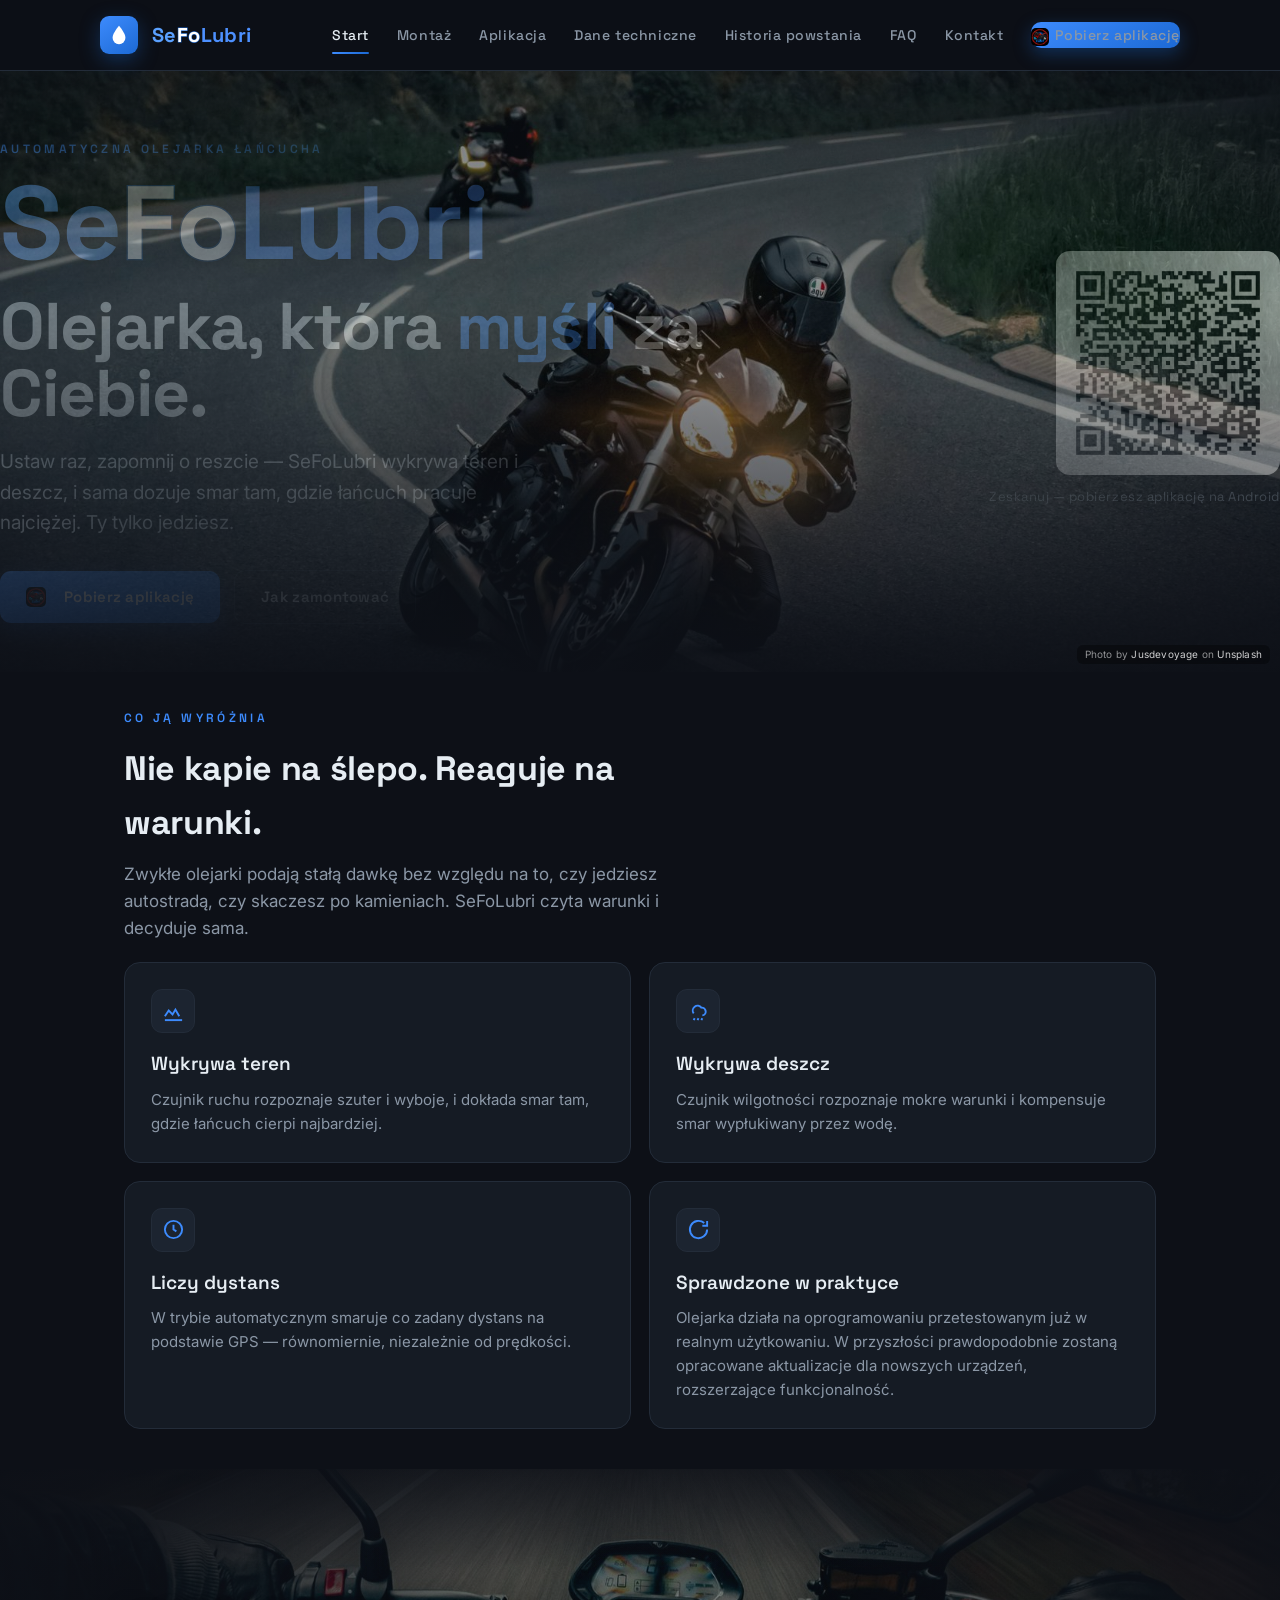
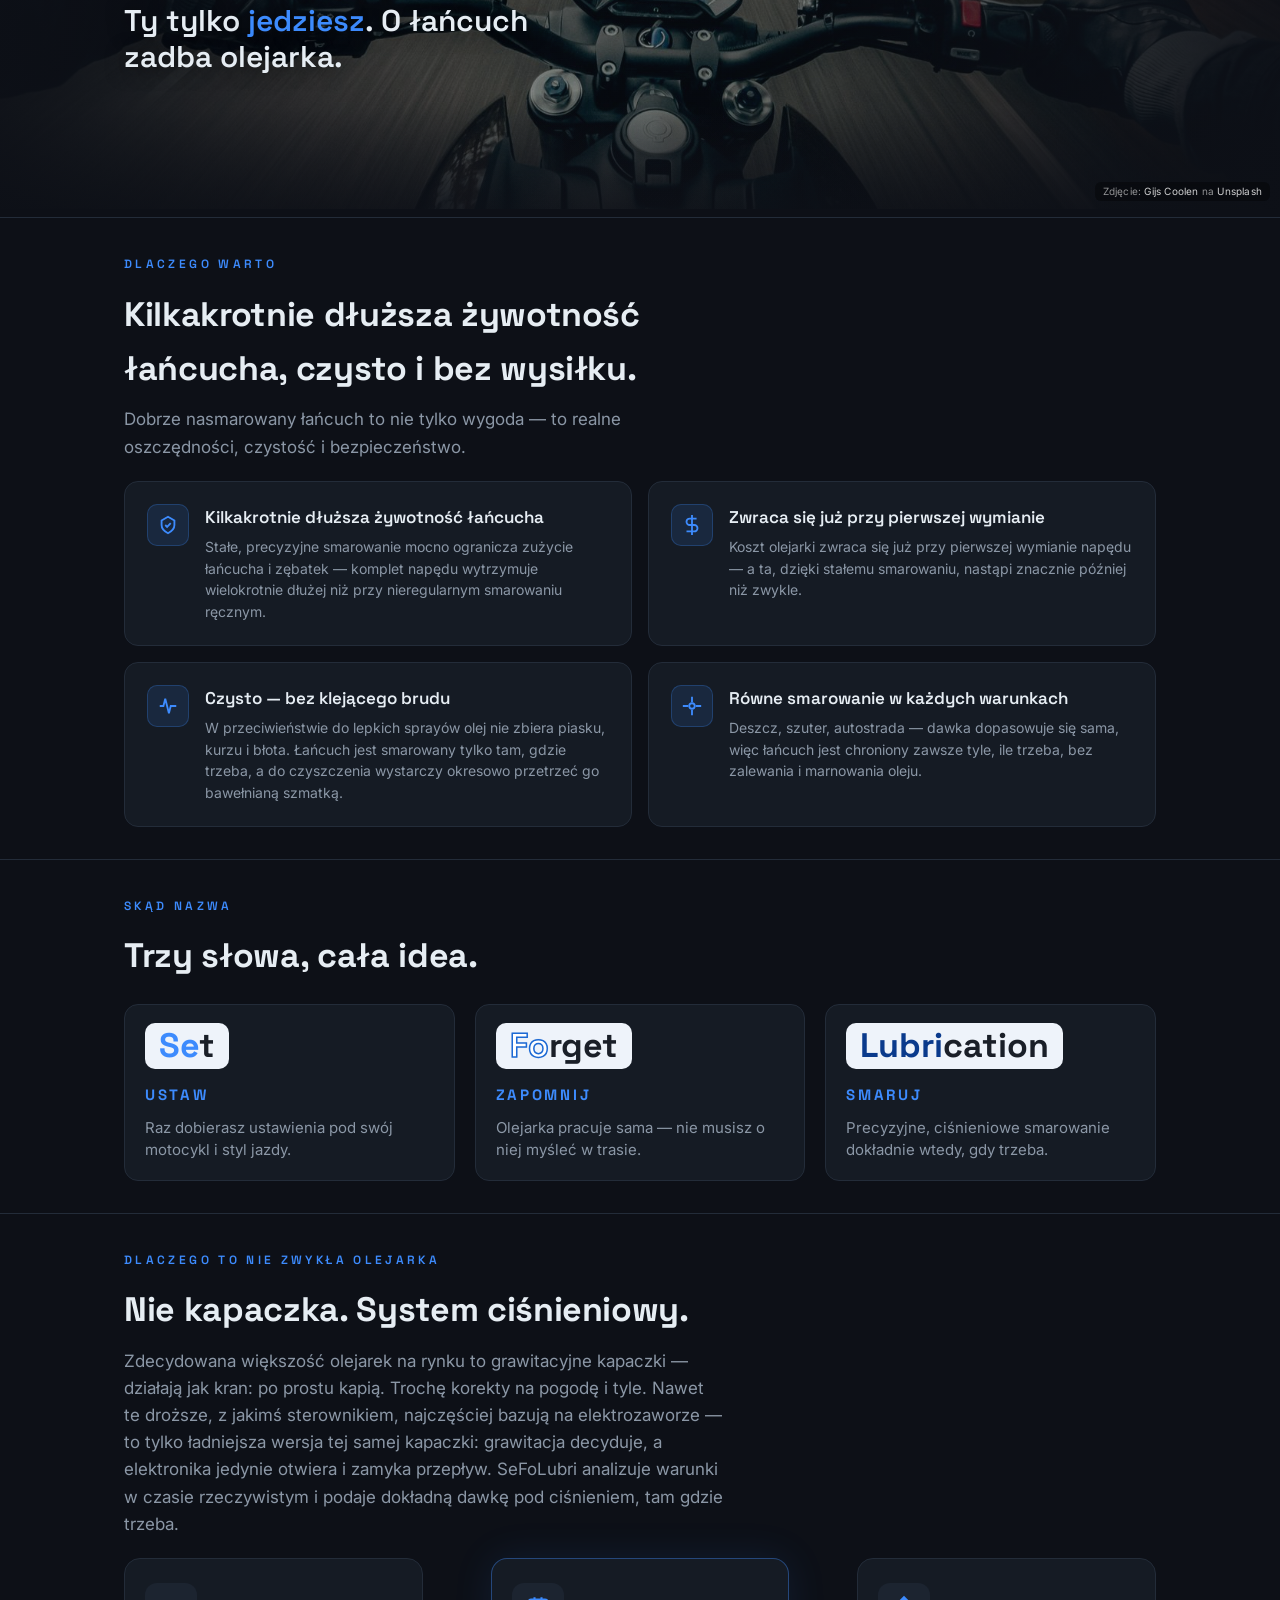
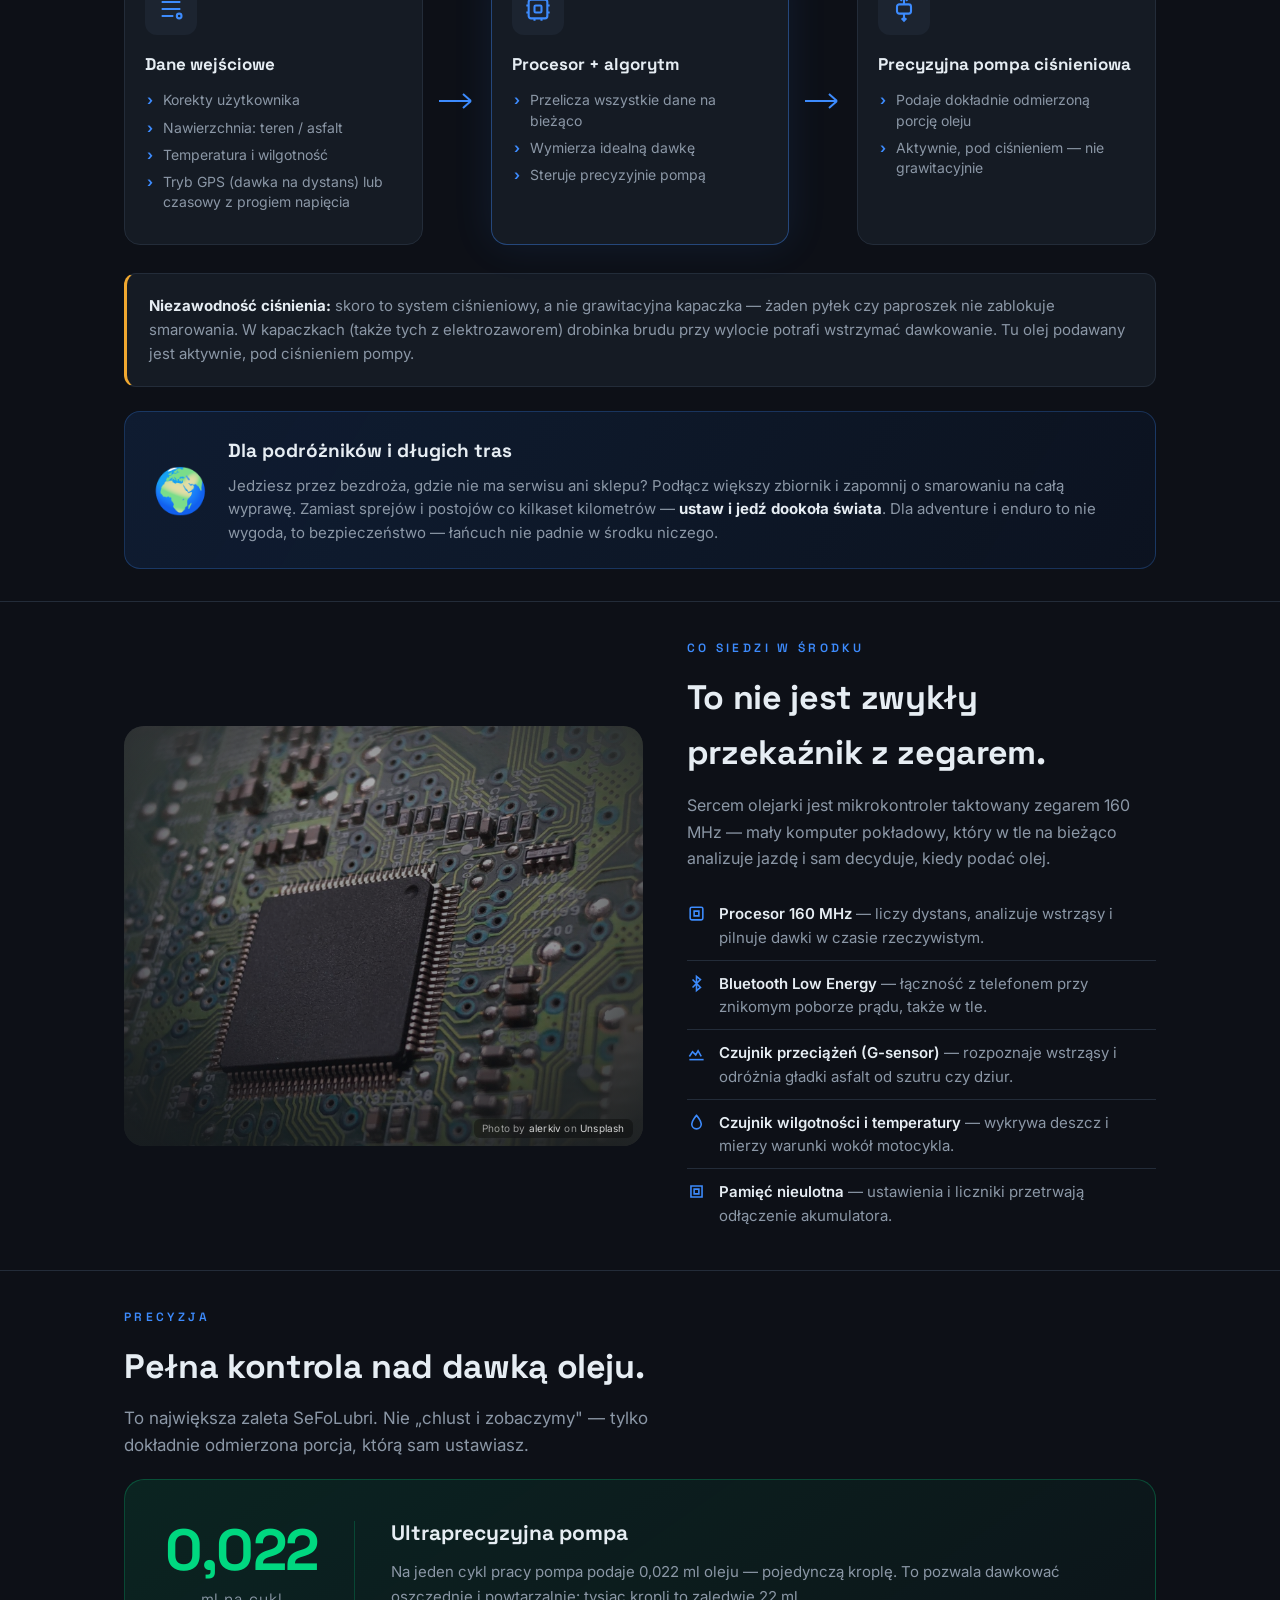
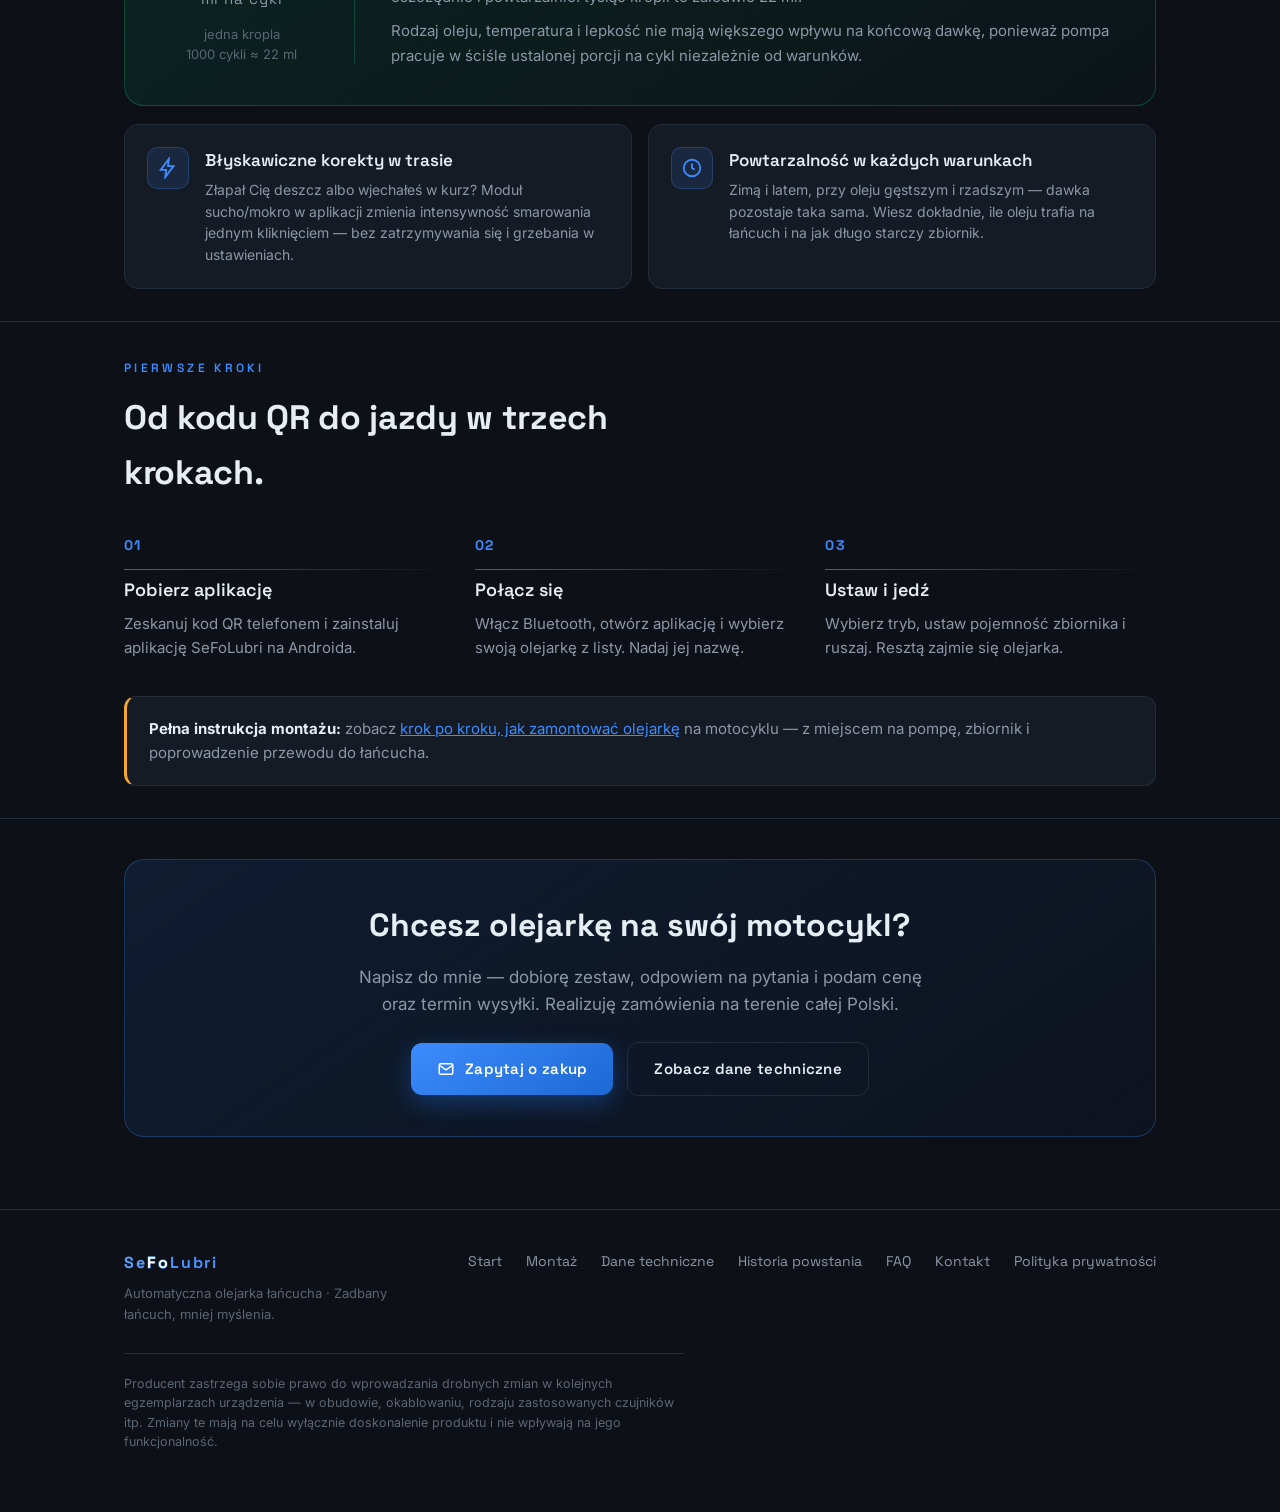
<file: index.html>
<!DOCTYPE html>
<html lang="pl">
<head>
<meta charset="UTF-8">
<meta name="viewport" content="width=device-width, initial-scale=1.0">
<title>SeFoLubri — Automatyczna olejarka łańcucha</title>
<meta name="description" content="Inteligentna olejarka łańcucha motocyklowego. Wykrywa teren i deszcz, dozuje sama. Pobierz aplikację.">
<link rel="canonical" href="https://sefolubri.com/">
<meta property="og:type" content="website">
<meta property="og:site_name" content="SeFoLubri">
<meta property="og:locale" content="pl_PL">
<meta property="og:title" content="SeFoLubri — Automatyczna olejarka łańcucha">
<meta property="og:description" content="Inteligentna olejarka łańcucha motocyklowego. Wykrywa teren i deszcz, dozuje sama. Pobierz aplikację.">
<meta property="og:url" content="https://sefolubri.com/">
<meta property="og:image" content="https://sefolubri.com/hero-main.jpg">
<link rel="icon" type="image/svg+xml" href="favicon.svg">
<link rel="preconnect" href="https://fonts.googleapis.com">
<link rel="preconnect" href="https://fonts.gstatic.com" crossorigin>
<link href="https://fonts.googleapis.com/css2?family=Space+Grotesk:wght@400;500;600;700&family=Inter:wght@400;500;600&display=swap" rel="stylesheet">
<link rel="stylesheet" href="style.css">
</head>
<body>

<header>
  <div class="wrap nav">
    <a class="brand" href="index.html">
      <div class="brand-mark">
        <svg viewBox="0 0 24 24" fill="none"><path d="M12 2C12 2 5 10 5 15a7 7 0 0 0 14 0c0-5-7-13-7-13Z" fill="#fff"/></svg>
      </div>
      <div class="brand-name"><span class="bse">Se</span><span class="bfo">Fo</span><span class="blubri">Lubri</span></div>
    </a>
    <button class="nav-toggle" aria-label="Menu" onclick="document.getElementById('navlinks').classList.toggle('show')">
      <svg viewBox="0 0 24 24" fill="none" stroke-width="2"><path d="M4 6h16M4 12h16M4 18h16"/></svg>
    </button>
    <ul class="nav-links" id="navlinks">
      <li><a href="index.html" class="active">Start</a></li>
      <li><a href="montaz.html">Montaż</a></li>
      <li><a href="aplikacja.html">Aplikacja</a></li>
      <li><a href="dane.html">Dane techniczne</a></li>
      <li><a href="historia-powstania.html">Historia powstania</a></li>
      <li><a href="faq.html">FAQ</a></li>
      <li><a href="kontakt.html">Kontakt</a></li>
      <li><a href="https://drive.usercontent.google.com/download?id=1QvqHh__F5-ibLGWXdDCIIiWxTKz9BSBk&export=download&confirm=t" class="nav-cta"><img src="app-icon.png" class="btn-appicon" alt="">Pobierz aplikację</a></li>
    </ul>
  </div>
</header>

<div class="hero-vignette">
  <div class="hero-bg"></div>
  <div class="hero-fade"></div>
  <div class="photo-credit">Photo by <a href="https://unsplash.com/@jusdevoyage?utm_source=unsplash&utm_medium=referral" target="_blank" rel="noopener">Jusdevoyage</a> on <a href="https://unsplash.com/photos/black-sports-bike-on-road-during-daytime-FKX59fPYpiA?utm_source=unsplash&utm_medium=referral" target="_blank" rel="noopener">Unsplash</a></div>
  <section class="hero">
    <div class="wrap" style="display:contents">
      <div>
        <span class="mono-eyebrow">Automatyczna olejarka łańcucha</span>
        <div class="hero-brand">
          <span class="hb-se">Se</span><span class="hb-fo">Fo</span><span class="hb-lubri">Lubri</span>
        </div>
        <h1>Olejarka, która <em>myśli</em> za Ciebie.</h1>
        <p class="lead">Ustaw raz, zapomnij o reszcie — SeFoLubri wykrywa teren i deszcz, i sama dozuje smar tam, gdzie łańcuch pracuje najciężej. Ty tylko jedziesz.</p>
        <div class="cta-row">
          <a class="btn btn-primary" href="https://drive.usercontent.google.com/download?id=1QvqHh__F5-ibLGWXdDCIIiWxTKz9BSBk&export=download&confirm=t">
            <img src="app-icon.png" class="btn-appicon" alt="">
            Pobierz aplikację
          </a>
          <a class="btn btn-ghost" href="montaz.html">Jak zamontować</a>
        </div>
      </div>
      <div id="pobierz" class="qr-corner">
        <div class="qr-bare">
          <img src="qr.png" alt="Kod QR do pobrania aplikacji SeFoLubri" onerror="this.style.display='none'">
        </div>
        <div class="qr-caption">Zeskanuj — pobierzesz aplikację na Android</div>
      </div>
    </div>
  </section>
</div>

<section class="section" id="jak">
  <div class="wrap">
    <div class="section-head reveal">
      <span class="mono-eyebrow">Co ją wyróżnia</span>
      <h2>Nie kapie na ślepo. Reaguje na warunki.</h2>
      <p>Zwykłe olejarki podają stałą dawkę bez względu na to, czy jedziesz autostradą, czy skaczesz po kamieniach. SeFoLubri czyta warunki i decyduje sama.</p>
    </div>
    <div class="grid">
      <div class="card reveal">
        <div class="card-ico"><svg viewBox="0 0 24 24" fill="none" stroke-width="2"><path d="M3 17l4-6 4 4 3-5 4 7"/><path d="M3 21h18"/></svg></div>
        <h3>Wykrywa teren</h3>
        <p>Czujnik ruchu rozpoznaje szuter i wyboje, i dokłada smar tam, gdzie łańcuch cierpi najbardziej.</p>
      </div>
      <div class="card reveal">
        <div class="card-ico"><svg viewBox="0 0 24 24" fill="none" stroke-width="2"><path d="M7 14a5 5 0 1 1 8-6 4 4 0 0 1 1 8"/><path d="M8 19l-1 2M12 19l-1 2M16 19l-1 2"/></svg></div>
        <h3>Wykrywa deszcz</h3>
        <p>Czujnik wilgotności rozpoznaje mokre warunki i kompensuje smar wypłukiwany przez wodę.</p>
      </div>
      <div class="card reveal">
        <div class="card-ico"><svg viewBox="0 0 24 24" fill="none" stroke-width="2"><circle cx="12" cy="12" r="9"/><path d="M12 7v5l3 2"/></svg></div>
        <h3>Liczy dystans</h3>
        <p>W trybie automatycznym smaruje co zadany dystans na podstawie GPS — równomiernie, niezależnie od prędkości.</p>
      </div>
      <div class="card reveal">
        <div class="card-ico"><svg viewBox="0 0 24 24" fill="none" stroke-width="2"><path d="M21 12a9 9 0 1 1-3-6.7"/><path d="M21 3v5h-5"/></svg></div>
        <h3>Sprawdzone w praktyce</h3>
        <p>Olejarka działa na oprogramowaniu przetestowanym już w realnym użytkowaniu. W przyszłości prawdopodobnie zostaną opracowane aktualizacje dla nowszych urządzeń, rozszerzające funkcjonalność.</p>
      </div>
    </div>
  </div>
</section>

<div class="break-band">
  <div class="bb-bg"></div>
  <div class="bb-fade"></div>
  <div class="photo-credit">Zdjęcie: <a href="https://unsplash.com/@gijsparadijs?utm_source=unsplash&utm_medium=referral" target="_blank" rel="noopener">Gijs Coolen</a> na <a href="https://unsplash.com/photos/black-and-gray-motorcycle-on-road-during-daytime-CRmcBeINxtg?utm_source=unsplash&utm_medium=referral" target="_blank" rel="noopener">Unsplash</a></div>
  <div class="wrap bb-quote">
    <p>Ty tylko <em>jedziesz</em>. O łańcuch zadba olejarka.</p>
  </div>
</div>

<section class="section">
  <div class="wrap">
    <div class="section-head reveal">
      <span class="mono-eyebrow">Dlaczego warto</span>
      <h2>Kilkakrotnie dłuższa żywotność łańcucha, czysto i bez wysiłku.</h2>
      <p>Dobrze nasmarowany łańcuch to nie tylko wygoda — to realne oszczędności, czystość i bezpieczeństwo.</p>
    </div>
    <div class="benefits">
      <div class="benefit reveal">
        <div class="b-ico"><svg viewBox="0 0 24 24" fill="none" stroke-width="2"><path d="M12 3l7 4v5c0 4-3 7-7 9-4-2-7-5-7-9V7z"/><path d="M9 12l2 2 4-4"/></svg></div>
        <div><h3>Kilkakrotnie dłuższa żywotność łańcucha</h3><p>Stałe, precyzyjne smarowanie mocno ogranicza zużycie łańcucha i zębatek — komplet napędu wytrzymuje wielokrotnie dłużej niż przy nieregularnym smarowaniu ręcznym.</p></div>
      </div>
      <div class="benefit reveal">
        <div class="b-ico"><svg viewBox="0 0 24 24" fill="none" stroke-width="2"><path d="M12 1v22M17 5H9.5a3.5 3.5 0 0 0 0 7h5a3.5 3.5 0 0 1 0 7H6"/></svg></div>
        <div><h3>Zwraca się już przy pierwszej wymianie</h3><p>Koszt olejarki zwraca się już przy pierwszej wymianie napędu — a ta, dzięki stałemu smarowaniu, nastąpi znacznie później niż zwykle.</p></div>
      </div>
      <div class="benefit reveal">
        <div class="b-ico"><svg viewBox="0 0 24 24" fill="none" stroke-width="2"><path d="M3 12h4l2-8 4 16 2-8h6"/></svg></div>
        <div><h3>Czysto — bez klejącego brudu</h3><p>W przeciwieństwie do lepkich sprayów olej nie zbiera piasku, kurzu i błota. Łańcuch jest smarowany tylko tam, gdzie trzeba, a do czyszczenia wystarczy okresowo przetrzeć go bawełnianą szmatką.</p></div>
      </div>
      <div class="benefit reveal">
        <div class="b-ico"><svg viewBox="0 0 24 24" fill="none" stroke-width="2"><path d="M12 2v6m0 8v6M2 12h6m8 0h6"/><circle cx="12" cy="12" r="3"/></svg></div>
        <div><h3>Równe smarowanie w każdych warunkach</h3><p>Deszcz, szuter, autostrada — dawka dopasowuje się sama, więc łańcuch jest chroniony zawsze tyle, ile trzeba, bez zalewania i marnowania oleju.</p></div>
      </div>
    </div>
  </div>
</section>


<!-- SKAD NAZWA -->
<section class="section" id="nazwa">
  <div class="wrap">
    <div class="section-head reveal">
      <span class="mono-eyebrow">Skąd nazwa</span>
      <h2>Trzy słowa, cała idea.</h2>
    </div>
    <div class="name-cards">
      <div class="name-card reveal">
        <div class="nc-word"><span class="nc-hl-se">Se</span>t</div>
        <div class="nc-pl">USTAW</div>
        <p>Raz dobierasz ustawienia pod swój motocykl i styl jazdy.</p>
      </div>
      <div class="name-card reveal">
        <div class="nc-word"><span class="nc-hl-fo">Fo</span>rget</div>
        <div class="nc-pl">ZAPOMNIJ</div>
        <p>Olejarka pracuje sama — nie musisz o niej myśleć w trasie.</p>
      </div>
      <div class="name-card reveal">
        <div class="nc-word"><span class="nc-hl-lubri">Lubri</span>cation</div>
        <div class="nc-pl">SMARUJ</div>
        <p>Precyzyjne, ciśnieniowe smarowanie dokładnie wtedy, gdy trzeba.</p>
      </div>
    </div>
  </div>
</section>


<!-- KAPACZKA VS SYSTEM CISNIENIOWY -->
<section class="section" id="system">
  <div class="wrap">
    <div class="section-head reveal">
      <span class="mono-eyebrow">Dlaczego to nie zwykła olejarka</span>
      <h2>Nie kapaczka. System ciśnieniowy.</h2>
      <p>Zdecydowana większość olejarek na rynku to grawitacyjne kapaczki — działają jak kran: po prostu kapią. Trochę korekty na pogodę i tyle. Nawet te droższe, z jakimś sterownikiem, najczęściej bazują na elektrozaworze — to tylko ładniejsza wersja tej samej kapaczki: grawitacja decyduje, a elektronika jedynie otwiera i zamyka przepływ. SeFoLubri analizuje warunki w czasie rzeczywistym i podaje dokładną dawkę pod ciśnieniem, tam gdzie trzeba.</p>
    </div>

    <div class="sys-flow reveal">
      <div class="sys-block">
        <div class="sys-ico">
          <svg viewBox="0 0 24 24" fill="none" stroke="var(--blue)" stroke-width="1.8"><path d="M4 6h16M4 12h16M4 18h10"/><circle cx="19" cy="18" r="2"/></svg>
        </div>
        <h3>Dane wejściowe</h3>
        <ul>
          <li>Korekty użytkownika</li>
          <li>Nawierzchnia: teren / asfalt</li>
          <li>Temperatura i wilgotność</li>
          <li>Tryb GPS (dawka na dystans) lub czasowy z progiem napięcia</li>
        </ul>
      </div>

      <div class="sys-arrow">
        <svg viewBox="0 0 40 24" fill="none" stroke="var(--blue)" stroke-width="2"><path d="M2 12h32m0 0-8-7m8 7-8 7"/></svg>
      </div>

      <div class="sys-block sys-block-mid">
        <div class="sys-ico">
          <svg viewBox="0 0 24 24" fill="none" stroke="var(--blue)" stroke-width="1.8"><rect x="4" y="4" width="16" height="16" rx="2"/><path d="M9 4V2M15 4V2M9 22v-2M15 22v-2M4 9H2M4 15H2M22 9h-2M22 15h-2"/><rect x="9" y="9" width="6" height="6" rx="1"/></svg>
        </div>
        <h3>Procesor + algorytm</h3>
        <ul>
          <li>Przelicza wszystkie dane na bieżąco</li>
          <li>Wymierza idealną dawkę</li>
          <li>Steruje precyzyjnie pompą</li>
        </ul>
      </div>

      <div class="sys-arrow">
        <svg viewBox="0 0 40 24" fill="none" stroke="var(--blue)" stroke-width="2"><path d="M2 12h32m0 0-8-7m8 7-8 7"/></svg>
      </div>

      <div class="sys-block">
        <div class="sys-ico">
          <svg viewBox="0 0 24 24" fill="none" stroke="var(--blue)" stroke-width="1.8"><path d="M12 2v6M9 5l3-3 3 3"/><rect x="6" y="8" width="12" height="8" rx="2"/><path d="M12 16v6M10 20l2 2 2-2"/></svg>
        </div>
        <h3>Precyzyjna pompa ciśnieniowa</h3>
        <ul>
          <li>Podaje dokładnie odmierzoną porcję oleju</li>
          <li>Aktywnie, pod ciśnieniem — nie grawitacyjnie</li>
        </ul>
      </div>
    </div>

    <div class="note reveal" style="margin-top:28px">
      <b>Niezawodność ciśnienia:</b> skoro to system ciśnieniowy, a nie grawitacyjna kapaczka — żaden pyłek czy paproszek nie zablokuje smarowania. W kapaczkach (także tych z elektrozaworem) drobinka brudu przy wylocie potrafi wstrzymać dawkowanie. Tu olej podawany jest aktywnie, pod ciśnieniem pompy.
    </div>

    <div class="travel-banner reveal">
      <div class="tb-icon">🌍</div>
      <div class="tb-text">
        <h3>Dla podróżników i długich tras</h3>
        <p>Jedziesz przez bezdroża, gdzie nie ma serwisu ani sklepu? Podłącz większy zbiornik i zapomnij o smarowaniu na całą wyprawę. Zamiast sprejów i postojów co kilkaset kilometrów — <b>ustaw i jedź dookoła świata</b>. Dla adventure i enduro to nie wygoda, to bezpieczeństwo — łańcuch nie padnie w środku niczego.</p>
      </div>
    </div>
  </div>
</section>


<!-- ELEKTRONIKA -->
<section class="section">
  <div class="wrap">
    <div class="tech-split">
      <div class="tech-photo reveal">
        <div class="tp-blur"></div>
        <div class="tp-sharp"></div>
        <div class="tp-tint"></div>
        <div class="photo-credit">Photo by <a href="https://unsplash.com/@aler?utm_source=unsplash&utm_medium=referral" target="_blank" rel="noopener">alerkiv</a> on <a href="https://unsplash.com/photos/close-up-photography-of-green-motherboard--9jmFkN-_U4?utm_source=unsplash&utm_medium=referral" target="_blank" rel="noopener">Unsplash</a></div>
      </div>
      <div class="reveal">
        <span class="mono-eyebrow">Co siedzi w środku</span>
        <h2 style="font-family:'Space Grotesk',sans-serif; font-size:clamp(24px,4vw,34px); font-weight:700; margin:12px 0 12px; letter-spacing:-.01em">To nie jest zwykły przekaźnik z zegarem.</h2>
        <p style="color:var(--muted); font-size:16px; line-height:1.65">Sercem olejarki jest mikrokontroler taktowany zegarem 160 MHz — mały komputer pokładowy, który w tle na bieżąco analizuje jazdę i sam decyduje, kiedy podać olej.</p>
        <ul class="spec-list">
          <li><svg viewBox="0 0 24 24" fill="none" stroke-width="2"><rect x="4" y="4" width="16" height="16" rx="2"/><path d="M9 9h6v6H9z"/></svg><span><b>Procesor 160 MHz</b> — liczy dystans, analizuje wstrząsy i pilnuje dawki w czasie rzeczywistym.</span></li>
          <li><svg viewBox="0 0 24 24" fill="none" stroke-width="2"><path d="M7 7l10 10-5 4V3l5 4L7 17"/></svg><span><b>Bluetooth Low Energy</b> — łączność z telefonem przy znikomym poborze prądu, także w tle.</span></li>
          <li><svg viewBox="0 0 24 24" fill="none" stroke-width="2"><path d="M3 17l4-6 4 4 3-5 4 7"/><path d="M3 21h18"/></svg><span><b>Czujnik przeciążeń (G-sensor)</b> — rozpoznaje wstrząsy i odróżnia gładki asfalt od szutru czy dziur.</span></li>
          <li><svg viewBox="0 0 24 24" fill="none" stroke-width="2"><path d="M12 3s6 7 6 11a6 6 0 0 1-12 0c0-4 6-11 6-11Z"/></svg><span><b>Czujnik wilgotności i temperatury</b> — wykrywa deszcz i mierzy warunki wokół motocykla.</span></li>
          <li><svg viewBox="0 0 24 24" fill="none" stroke-width="2"><path d="M5 5h14v14H5z"/><path d="M9 9h6v6H9z"/></svg><span><b>Pamięć nieulotna</b> — ustawienia i liczniki przetrwają odłączenie akumulatora.</span></li>
        </ul>
      </div>
    </div>
  </div>
</section>

<!-- PRECYZJA DAWKI -->
<section class="section">
  <div class="wrap">
    <div class="section-head reveal">
      <span class="mono-eyebrow">Precyzja</span>
      <h2>Pełna kontrola nad dawką oleju.</h2>
      <p>To największa zaleta SeFoLubri. Nie „chlust i zobaczymy" — tylko dokładnie odmierzona porcja, którą sam ustawiasz.</p>
    </div>

    <div class="dose-band reveal">
      <div class="dose-figure">
        <div class="num">0,022</div>
        <div class="unit">ml na cykl</div>
        <div class="sub">jedna kropla<br>1000 cykli ≈ 22 ml</div>
      </div>
      <div class="dose-body">
        <h3>Ultraprecyzyjna pompa</h3>
        <p>Na jeden cykl pracy pompa podaje 0,022 ml oleju — pojedynczą kroplę. To pozwala dawkować oszczędnie i powtarzalnie: tysiąc kropli to zaledwie 22 ml.</p>
        <p>Rodzaj oleju, temperatura i lepkość nie mają większego wpływu na końcową dawkę, ponieważ pompa pracuje w ściśle ustalonej porcji na cykl niezależnie od warunków.</p>
      </div>
    </div>

    <div class="benefits" style="margin-top:18px">
      <div class="benefit reveal">
        <div class="b-ico"><svg viewBox="0 0 24 24" fill="none" stroke-width="2"><path d="M13 2L4 14h6l-1 8 9-12h-6z"/></svg></div>
        <div><h3>Błyskawiczne korekty w trasie</h3><p>Złapał Cię deszcz albo wjechałeś w kurz? Moduł sucho/mokro w aplikacji zmienia intensywność smarowania jednym kliknięciem — bez zatrzymywania się i grzebania w ustawieniach.</p></div>
      </div>
      <div class="benefit reveal">
        <div class="b-ico"><svg viewBox="0 0 24 24" fill="none" stroke-width="2"><circle cx="12" cy="12" r="9"/><path d="M12 7v5l3 2"/></svg></div>
        <div><h3>Powtarzalność w każdych warunkach</h3><p>Zimą i latem, przy oleju gęstszym i rzadszym — dawka pozostaje taka sama. Wiesz dokładnie, ile oleju trafia na łańcuch i na jak długo starczy zbiornik.</p></div>
      </div>
    </div>
  </div>
</section>

<section class="section">
  <div class="wrap">
    <div class="section-head reveal">
      <span class="mono-eyebrow">Pierwsze kroki</span>
      <h2>Od kodu QR do jazdy w trzech krokach.</h2>
    </div>
    <div class="steps">
      <div class="step reveal">
        <div class="step-line"></div>
        <h3>Pobierz aplikację</h3>
        <p>Zeskanuj kod QR telefonem i zainstaluj aplikację SeFoLubri na Androida.</p>
      </div>
      <div class="step reveal">
        <div class="step-line"></div>
        <h3>Połącz się</h3>
        <p>Włącz Bluetooth, otwórz aplikację i wybierz swoją olejarkę z listy. Nadaj jej nazwę.</p>
      </div>
      <div class="step reveal">
        <div class="step-line"></div>
        <h3>Ustaw i jedź</h3>
        <p>Wybierz tryb, ustaw pojemność zbiornika i ruszaj. Resztą zajmie się olejarka.</p>
      </div>
    </div>
    <div class="note">
      <b>Pełna instrukcja montażu:</b> zobacz <a href="montaz.html" style="color:var(--blue)">krok po kroku, jak zamontować olejarkę</a> na motocyklu — z miejscem na pompę, zbiornik i poprowadzenie przewodu do łańcucha.
    </div>
  </div>
</section>

<section class="section">
  <div class="wrap">
    <div class="buy-band reveal">
      <h2>Chcesz olejarkę na swój motocykl?</h2>
      <p>Napisz do mnie — dobiorę zestaw, odpowiem na pytania i podam cenę oraz termin wysyłki. Realizuję zamówienia na terenie całej Polski.</p>
      <div class="cta-row">
        <a class="btn btn-primary" href="kontakt.html">
          <svg viewBox="0 0 24 24" width="18" height="18" fill="none" stroke="#fff" stroke-width="2"><rect x="3" y="5" width="18" height="14" rx="2"/><path d="m3 7 9 6 9-6"/></svg>
          Zapytaj o zakup
        </a>
        <a class="btn btn-ghost" href="dane.html">Zobacz dane techniczne</a>
      </div>
    </div>
  </div>
</section>

<footer>
  <div class="wrap">
    <div class="foot-row">
      <div class="foot-col">
        <div class="foot-brand"><span class="bse">Se</span><span class="bfo">Fo</span><span class="blubri">Lubri</span></div>
        <p>Automatyczna olejarka łańcucha · Zadbany łańcuch, mniej myślenia.</p>
      </div>
      <nav class="foot-nav">
        <a href="index.html">Start</a>
        <a href="montaz.html">Montaż</a>
        <a href="dane.html">Dane techniczne</a>
        <a href="historia-powstania.html">Historia powstania</a>
        <a href="faq.html">FAQ</a>
        <a href="kontakt.html">Kontakt</a>
        <a href="polityka-prywatnosci.html">Polityka prywatności</a>
      </nav>
    </div>
    <p class="foot-disclaimer">Producent zastrzega sobie prawo do wprowadzania drobnych zmian w kolejnych egzemplarzach urządzenia — w obudowie, okablowaniu, rodzaju zastosowanych czujników itp. Zmiany te mają na celu wyłącznie doskonalenie produktu i nie wpływają na jego funkcjonalność.</p>
  </div>
</footer>

<script>
  const io = new IntersectionObserver((entries)=>{
    entries.forEach(e=>{ if(e.isIntersecting){ e.target.classList.add('in'); io.unobserve(e.target); }});
  },{threshold:.12});
  document.querySelectorAll('.reveal').forEach(el=>io.observe(el));
</script>

</body>
</html>
</file>
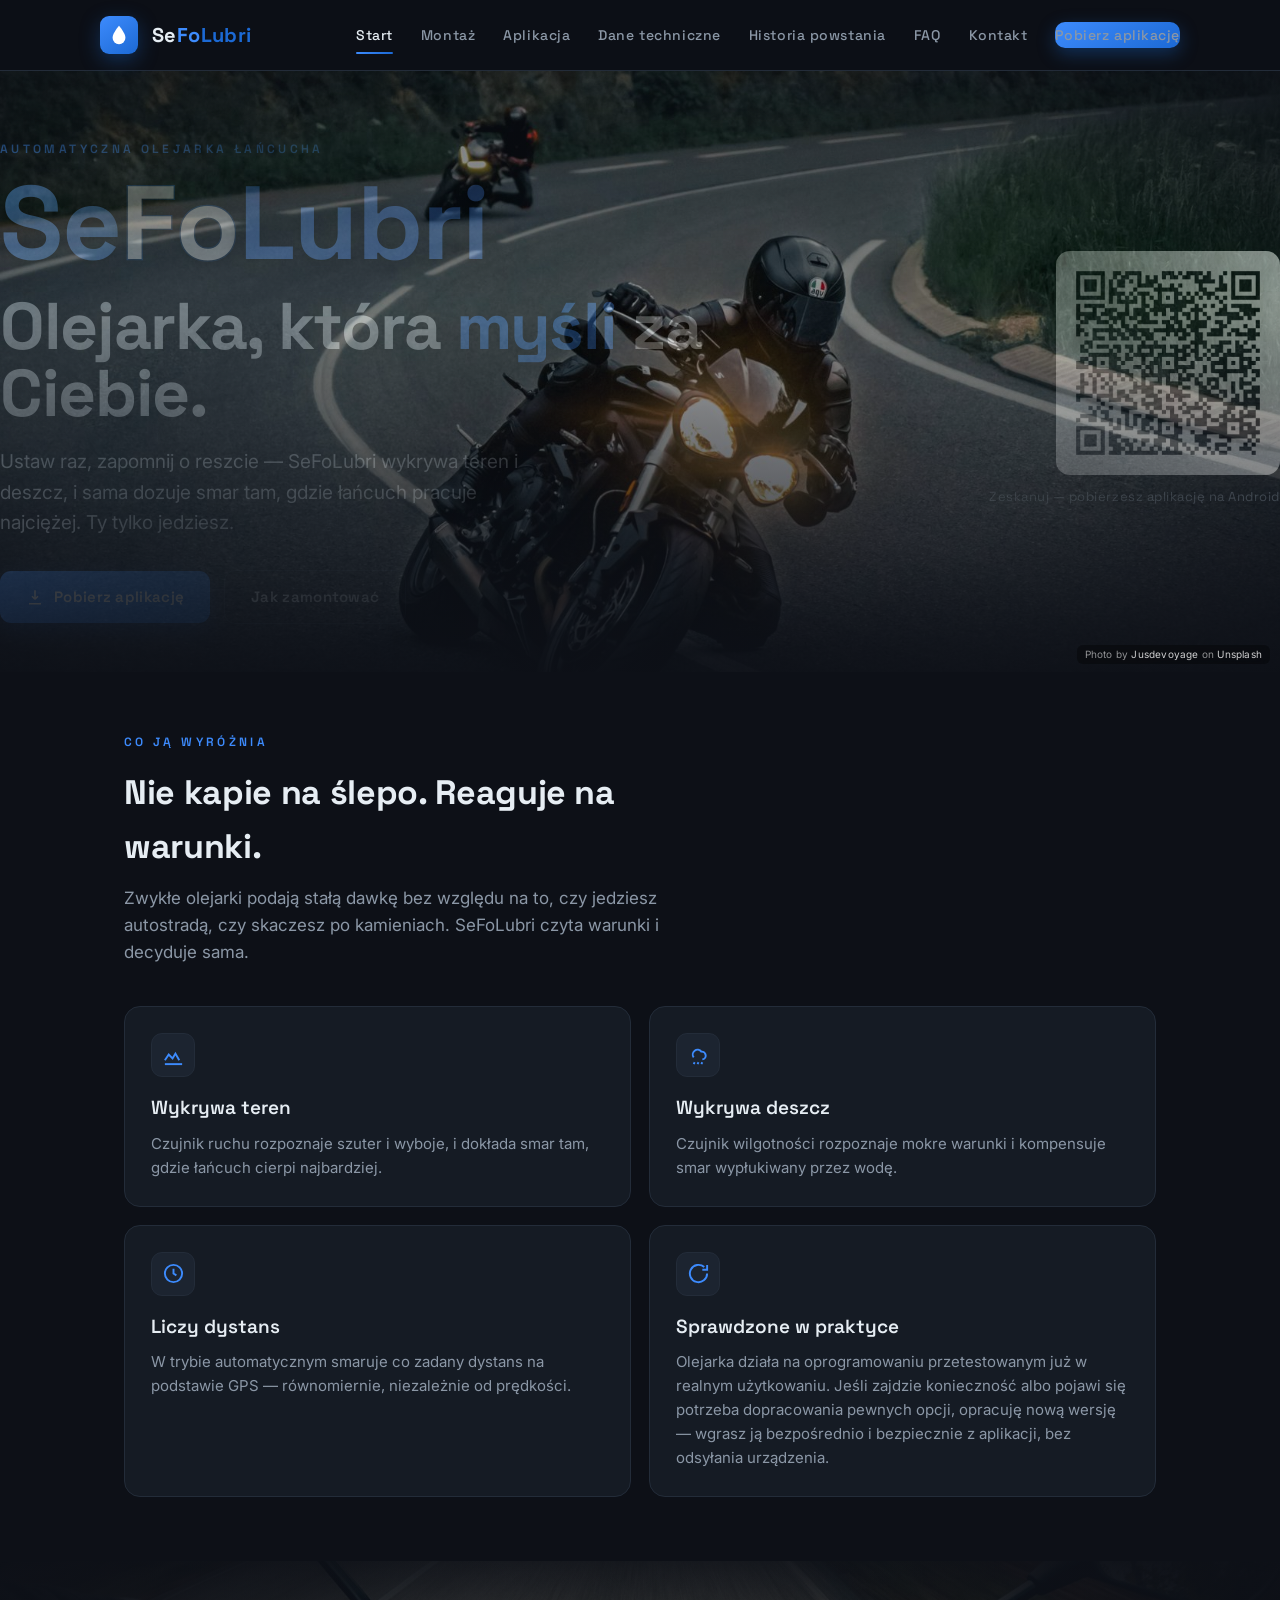
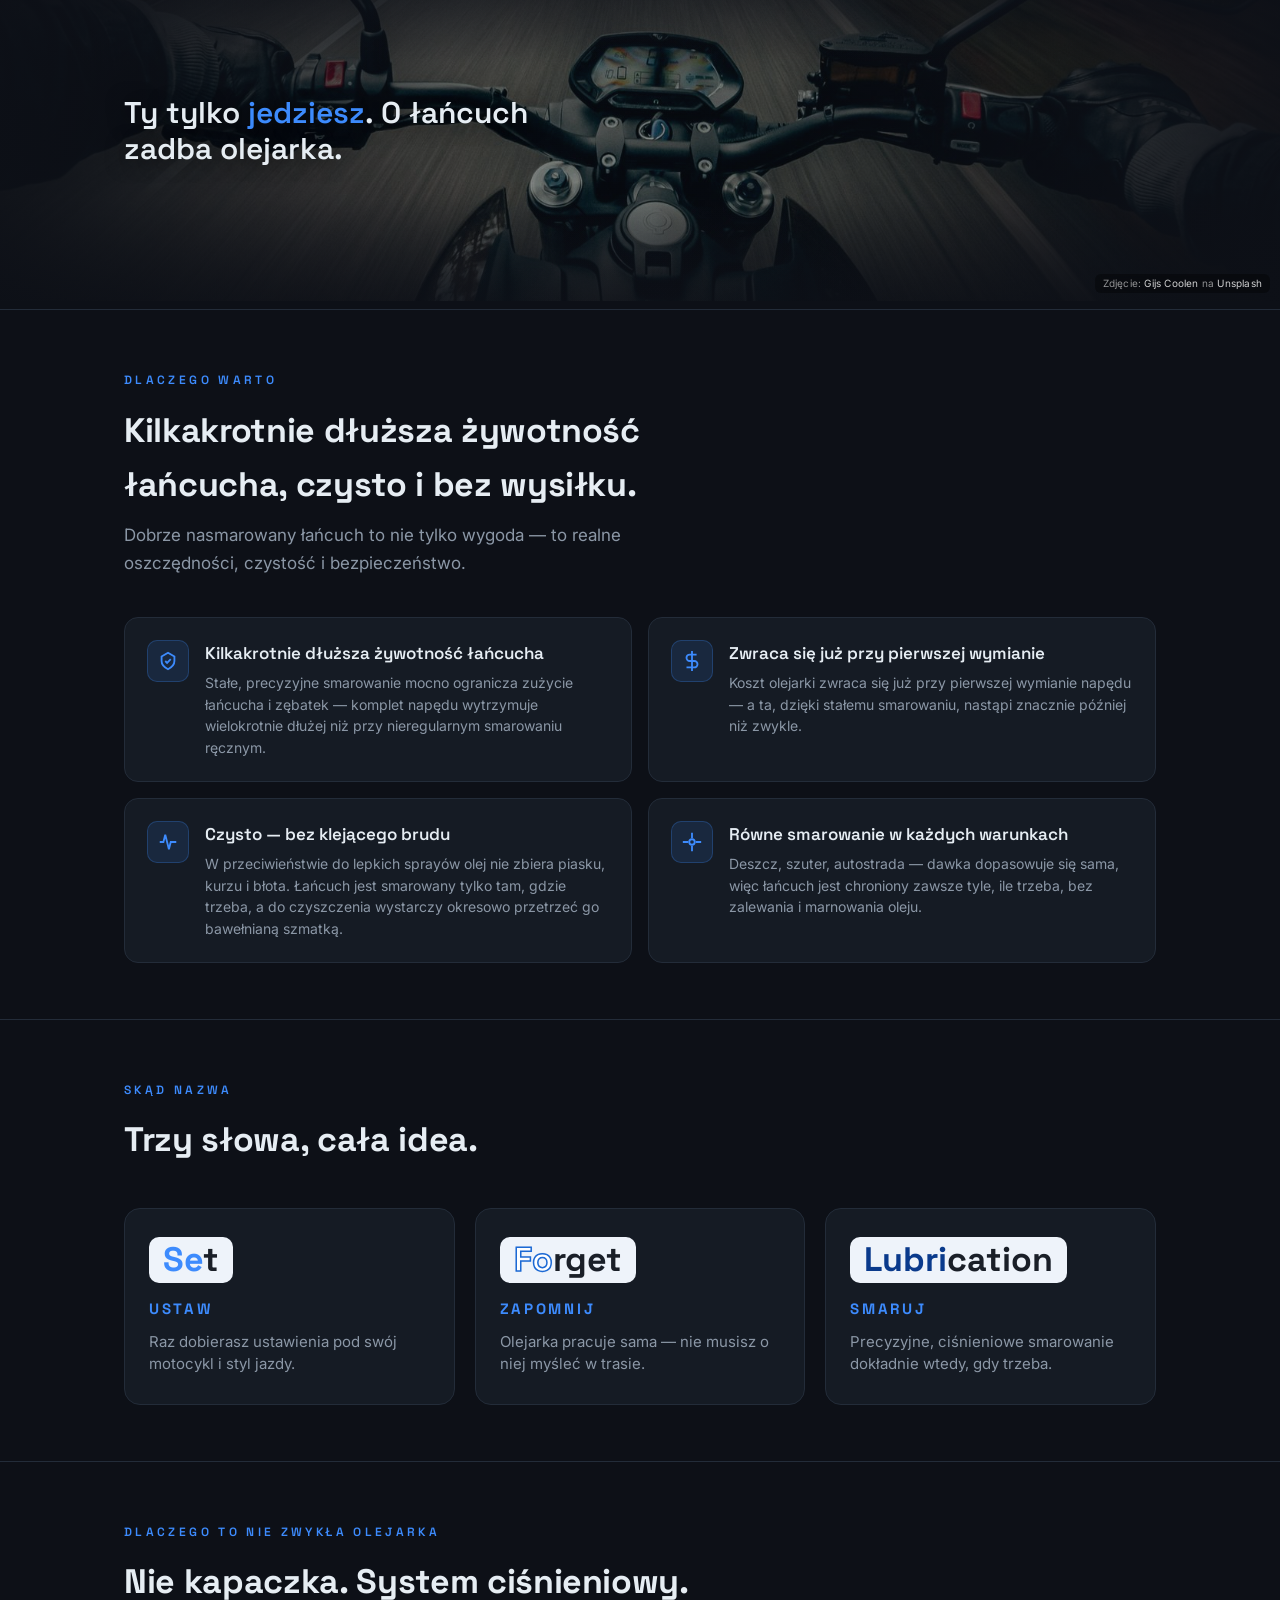
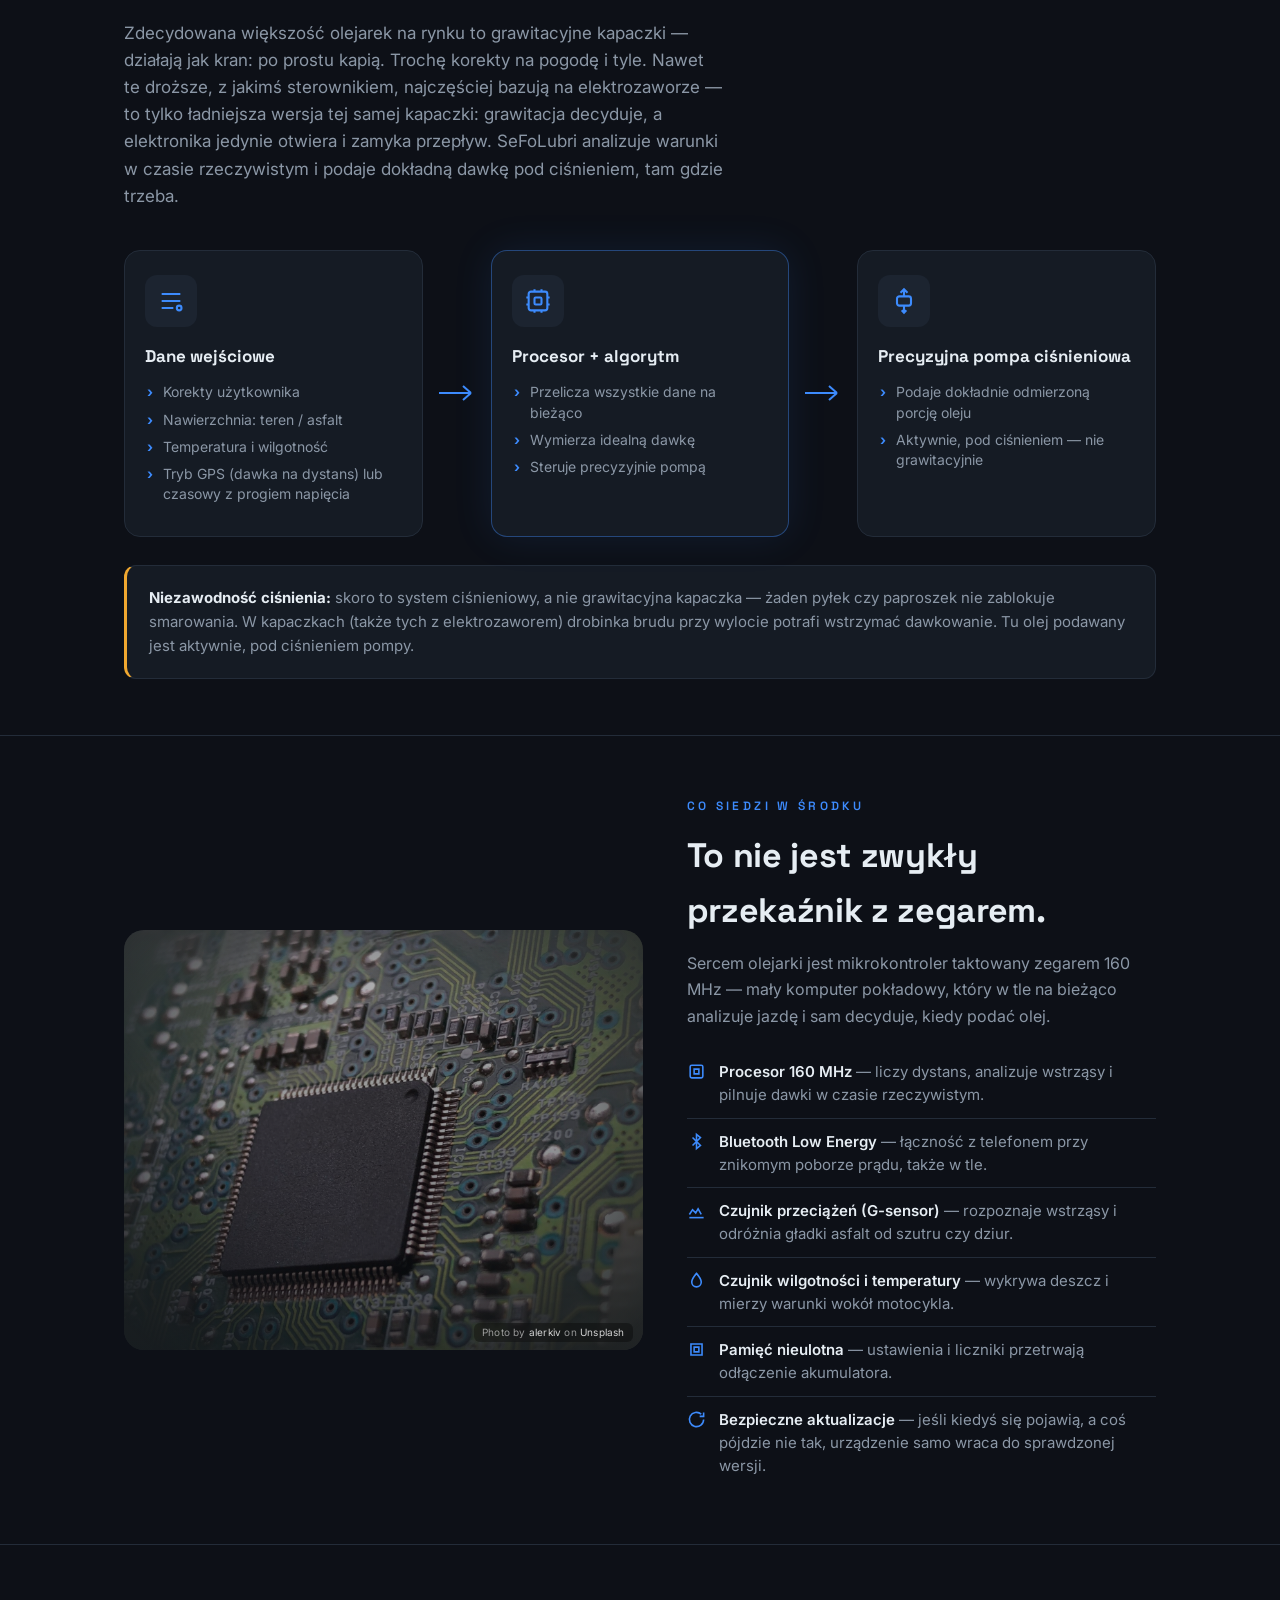
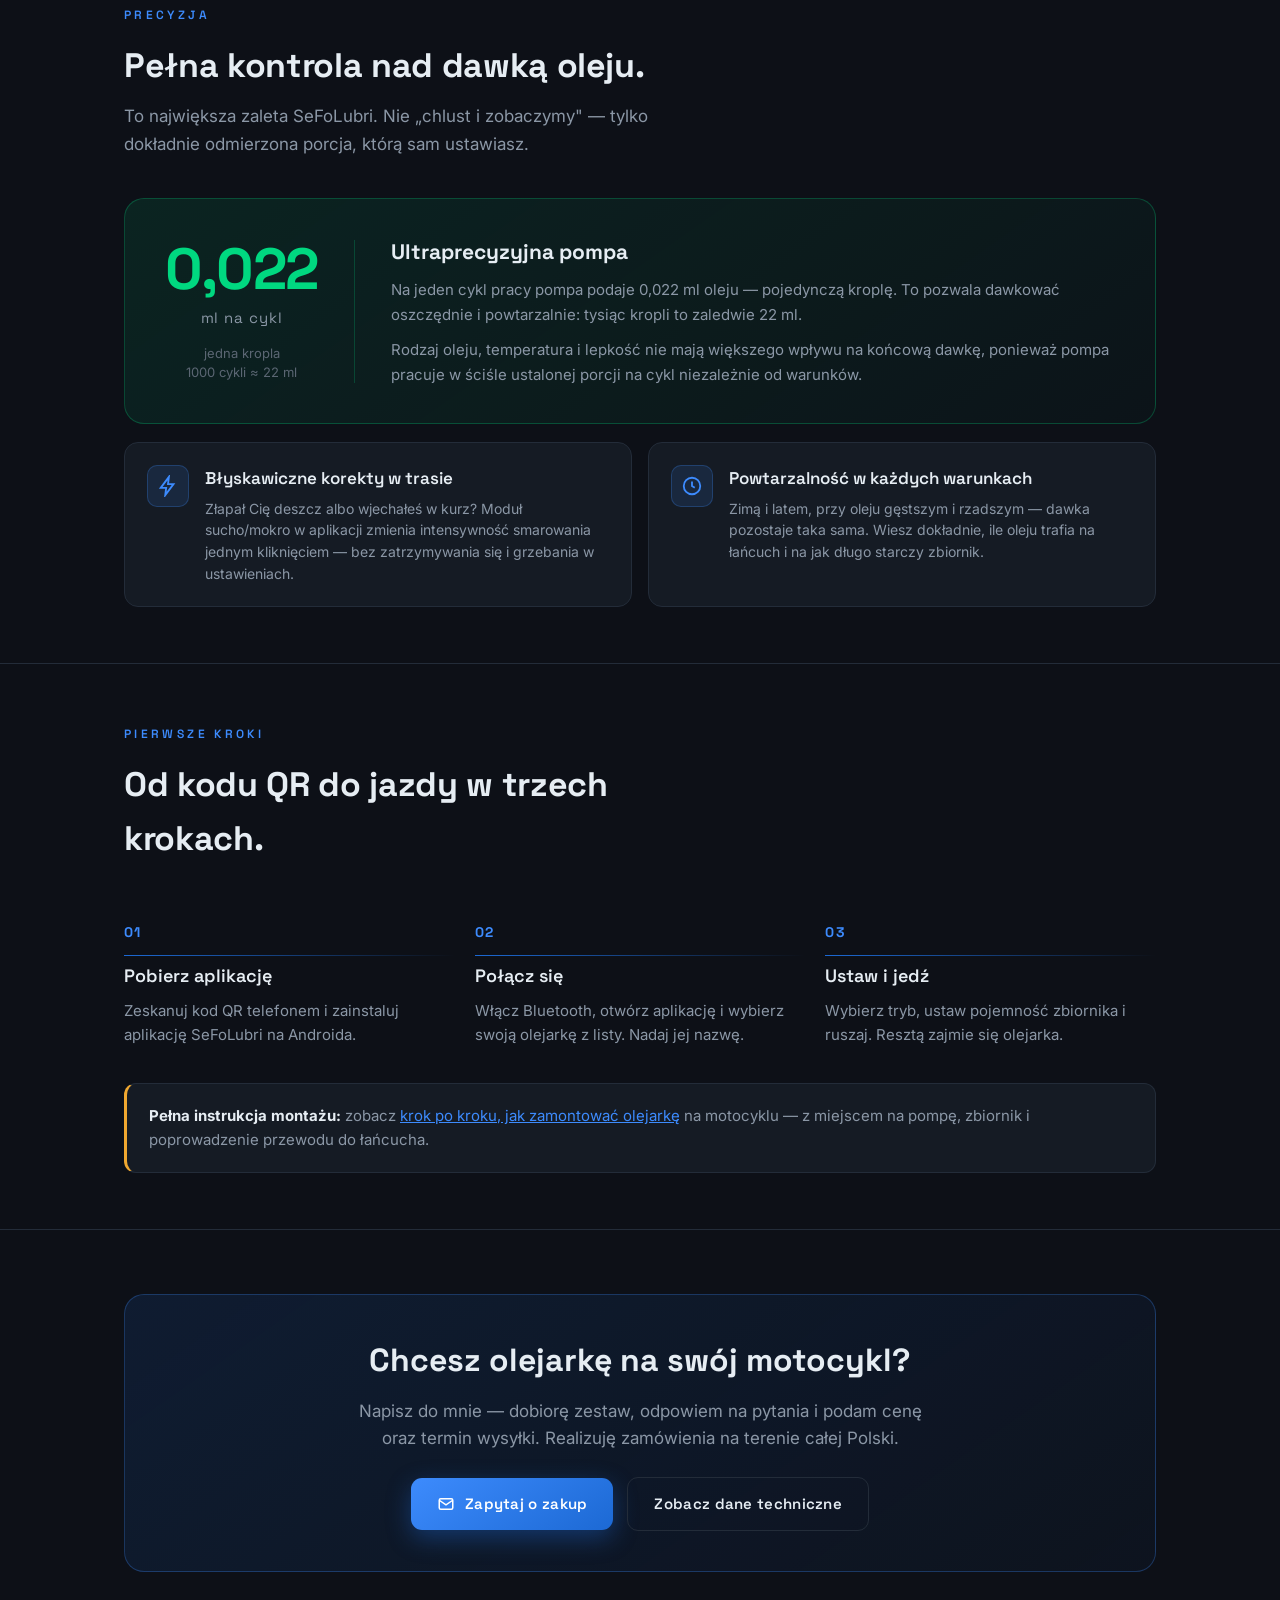
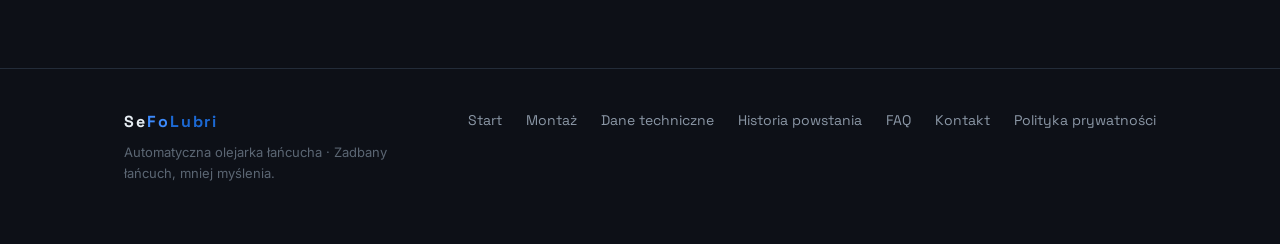
<file: sefolubri-site/index.html>
<!DOCTYPE html>
<html lang="pl">
<head>
<meta charset="UTF-8">
<meta name="viewport" content="width=device-width, initial-scale=1.0">
<title>SeFoLubri — Automatyczna olejarka łańcucha</title>
<meta name="description" content="Inteligentna olejarka łańcucha motocyklowego. Wykrywa teren i deszcz, dozuje sama. Pobierz aplikację.">
<link rel="icon" type="image/svg+xml" href="favicon.svg">
<link rel="preconnect" href="https://fonts.googleapis.com">
<link rel="preconnect" href="https://fonts.gstatic.com" crossorigin>
<link href="https://fonts.googleapis.com/css2?family=Space+Grotesk:wght@400;500;600;700&family=Inter:wght@400;500;600&display=swap" rel="stylesheet">
<link rel="stylesheet" href="style.css">
</head>
<body>

<header>
  <div class="wrap nav">
    <a class="brand" href="index.html">
      <div class="brand-mark">
        <svg viewBox="0 0 24 24" fill="none"><path d="M12 2C12 2 5 10 5 15a7 7 0 0 0 14 0c0-5-7-13-7-13Z" fill="#fff"/></svg>
      </div>
      <div class="brand-name"><span style="color:var(--text)">Se</span><span style="color:var(--blue)">Fo</span><span style="color:var(--blue-deep)">Lubri</span></div>
    </a>
    <button class="nav-toggle" aria-label="Menu" onclick="document.getElementById('navlinks').classList.toggle('show')">
      <svg viewBox="0 0 24 24" fill="none" stroke-width="2"><path d="M4 6h16M4 12h16M4 18h16"/></svg>
    </button>
    <ul class="nav-links" id="navlinks">
      <li><a href="index.html" class="active">Start</a></li>
      <li><a href="montaz.html">Montaż</a></li>
      <li><a href="aplikacja.html">Aplikacja</a></li>
      <li><a href="dane.html">Dane techniczne</a></li>
      <li><a href="historia-powstania.html">Historia powstania</a></li>
      <li><a href="faq.html">FAQ</a></li>
      <li><a href="kontakt.html">Kontakt</a></li>
      <li><a href="https://drive.usercontent.google.com/download?id=1QvqHh__F5-ibLGWXdDCIIiWxTKz9BSBk&export=download&confirm=t" class="nav-cta">Pobierz aplikację</a></li>
    </ul>
  </div>
</header>

<div class="hero-vignette">
  <div class="hero-bg"></div>
  <div class="hero-fade"></div>
  <div class="photo-credit">Photo by <a href="https://unsplash.com/@jusdevoyage?utm_source=unsplash&utm_medium=referral" target="_blank" rel="noopener">Jusdevoyage</a> on <a href="https://unsplash.com/photos/black-sports-bike-on-road-during-daytime-FKX59fPYpiA?utm_source=unsplash&utm_medium=referral" target="_blank" rel="noopener">Unsplash</a></div>
  <section class="hero">
    <div class="wrap" style="display:contents">
      <div>
        <span class="mono-eyebrow">Automatyczna olejarka łańcucha</span>
        <div class="hero-brand">
          <span class="hb-se">Se</span><span class="hb-fo">Fo</span><span class="hb-lubri">Lubri</span>
        </div>
        <h1>Olejarka, która <em>myśli</em> za Ciebie.</h1>
        <p class="lead">Ustaw raz, zapomnij o reszcie — SeFoLubri wykrywa teren i deszcz, i sama dozuje smar tam, gdzie łańcuch pracuje najciężej. Ty tylko jedziesz.</p>
        <div class="cta-row">
          <a class="btn btn-primary" href="https://drive.usercontent.google.com/download?id=1QvqHh__F5-ibLGWXdDCIIiWxTKz9BSBk&export=download&confirm=t">
            <svg viewBox="0 0 24 24" width="18" height="18" fill="none" stroke="#fff" stroke-width="2"><path d="M12 3v12m0 0 4-4m-4 4-4-4M4 21h16"/></svg>
            Pobierz aplikację
          </a>
          <a class="btn btn-ghost" href="montaz.html">Jak zamontować</a>
        </div>
      </div>
      <div id="pobierz" class="qr-corner">
        <div class="qr-bare">
          <img src="qr.png" alt="Kod QR do pobrania aplikacji SeFoLubri" onerror="this.style.display='none'">
        </div>
        <div class="qr-caption">Zeskanuj — pobierzesz aplikację na Android</div>
      </div>
    </div>
  </section>
</div>

<section class="section" id="jak">
  <div class="wrap">
    <div class="section-head reveal">
      <span class="mono-eyebrow">Co ją wyróżnia</span>
      <h2>Nie kapie na ślepo. Reaguje na warunki.</h2>
      <p>Zwykłe olejarki podają stałą dawkę bez względu na to, czy jedziesz autostradą, czy skaczesz po kamieniach. SeFoLubri czyta warunki i decyduje sama.</p>
    </div>
    <div class="grid">
      <div class="card reveal">
        <div class="card-ico"><svg viewBox="0 0 24 24" fill="none" stroke-width="2"><path d="M3 17l4-6 4 4 3-5 4 7"/><path d="M3 21h18"/></svg></div>
        <h3>Wykrywa teren</h3>
        <p>Czujnik ruchu rozpoznaje szuter i wyboje, i dokłada smar tam, gdzie łańcuch cierpi najbardziej.</p>
      </div>
      <div class="card reveal">
        <div class="card-ico"><svg viewBox="0 0 24 24" fill="none" stroke-width="2"><path d="M7 14a5 5 0 1 1 8-6 4 4 0 0 1 1 8"/><path d="M8 19l-1 2M12 19l-1 2M16 19l-1 2"/></svg></div>
        <h3>Wykrywa deszcz</h3>
        <p>Czujnik wilgotności rozpoznaje mokre warunki i kompensuje smar wypłukiwany przez wodę.</p>
      </div>
      <div class="card reveal">
        <div class="card-ico"><svg viewBox="0 0 24 24" fill="none" stroke-width="2"><circle cx="12" cy="12" r="9"/><path d="M12 7v5l3 2"/></svg></div>
        <h3>Liczy dystans</h3>
        <p>W trybie automatycznym smaruje co zadany dystans na podstawie GPS — równomiernie, niezależnie od prędkości.</p>
      </div>
      <div class="card reveal">
        <div class="card-ico"><svg viewBox="0 0 24 24" fill="none" stroke-width="2"><path d="M21 12a9 9 0 1 1-3-6.7"/><path d="M21 3v5h-5"/></svg></div>
        <h3>Sprawdzone w praktyce</h3>
        <p>Olejarka działa na oprogramowaniu przetestowanym już w realnym użytkowaniu. Jeśli zajdzie konieczność albo pojawi się potrzeba dopracowania pewnych opcji, opracuję nową wersję — wgrasz ją bezpośrednio i bezpiecznie z aplikacji, bez odsyłania urządzenia.</p>
      </div>
    </div>
  </div>
</section>

<div class="break-band">
  <div class="bb-bg"></div>
  <div class="bb-fade"></div>
  <div class="photo-credit">Zdjęcie: <a href="https://unsplash.com/@gijsparadijs?utm_source=unsplash&utm_medium=referral" target="_blank" rel="noopener">Gijs Coolen</a> na <a href="https://unsplash.com/photos/black-and-gray-motorcycle-on-road-during-daytime-CRmcBeINxtg?utm_source=unsplash&utm_medium=referral" target="_blank" rel="noopener">Unsplash</a></div>
  <div class="wrap bb-quote">
    <p>Ty tylko <em>jedziesz</em>. O łańcuch zadba olejarka.</p>
  </div>
</div>

<section class="section">
  <div class="wrap">
    <div class="section-head reveal">
      <span class="mono-eyebrow">Dlaczego warto</span>
      <h2>Kilkakrotnie dłuższa żywotność łańcucha, czysto i bez wysiłku.</h2>
      <p>Dobrze nasmarowany łańcuch to nie tylko wygoda — to realne oszczędności, czystość i bezpieczeństwo.</p>
    </div>
    <div class="benefits">
      <div class="benefit reveal">
        <div class="b-ico"><svg viewBox="0 0 24 24" fill="none" stroke-width="2"><path d="M12 3l7 4v5c0 4-3 7-7 9-4-2-7-5-7-9V7z"/><path d="M9 12l2 2 4-4"/></svg></div>
        <div><h3>Kilkakrotnie dłuższa żywotność łańcucha</h3><p>Stałe, precyzyjne smarowanie mocno ogranicza zużycie łańcucha i zębatek — komplet napędu wytrzymuje wielokrotnie dłużej niż przy nieregularnym smarowaniu ręcznym.</p></div>
      </div>
      <div class="benefit reveal">
        <div class="b-ico"><svg viewBox="0 0 24 24" fill="none" stroke-width="2"><path d="M12 1v22M17 5H9.5a3.5 3.5 0 0 0 0 7h5a3.5 3.5 0 0 1 0 7H6"/></svg></div>
        <div><h3>Zwraca się już przy pierwszej wymianie</h3><p>Koszt olejarki zwraca się już przy pierwszej wymianie napędu — a ta, dzięki stałemu smarowaniu, nastąpi znacznie później niż zwykle.</p></div>
      </div>
      <div class="benefit reveal">
        <div class="b-ico"><svg viewBox="0 0 24 24" fill="none" stroke-width="2"><path d="M3 12h4l2-8 4 16 2-8h6"/></svg></div>
        <div><h3>Czysto — bez klejącego brudu</h3><p>W przeciwieństwie do lepkich sprayów olej nie zbiera piasku, kurzu i błota. Łańcuch jest smarowany tylko tam, gdzie trzeba, a do czyszczenia wystarczy okresowo przetrzeć go bawełnianą szmatką.</p></div>
      </div>
      <div class="benefit reveal">
        <div class="b-ico"><svg viewBox="0 0 24 24" fill="none" stroke-width="2"><path d="M12 2v6m0 8v6M2 12h6m8 0h6"/><circle cx="12" cy="12" r="3"/></svg></div>
        <div><h3>Równe smarowanie w każdych warunkach</h3><p>Deszcz, szuter, autostrada — dawka dopasowuje się sama, więc łańcuch jest chroniony zawsze tyle, ile trzeba, bez zalewania i marnowania oleju.</p></div>
      </div>
    </div>
  </div>
</section>


<!-- SKAD NAZWA -->
<section class="section" id="nazwa">
  <div class="wrap">
    <div class="section-head reveal">
      <span class="mono-eyebrow">Skąd nazwa</span>
      <h2>Trzy słowa, cała idea.</h2>
    </div>
    <div class="name-cards">
      <div class="name-card reveal">
        <div class="nc-word"><span class="nc-hl-se">Se</span>t</div>
        <div class="nc-pl">USTAW</div>
        <p>Raz dobierasz ustawienia pod swój motocykl i styl jazdy.</p>
      </div>
      <div class="name-card reveal">
        <div class="nc-word"><span class="nc-hl-fo">Fo</span>rget</div>
        <div class="nc-pl">ZAPOMNIJ</div>
        <p>Olejarka pracuje sama — nie musisz o niej myśleć w trasie.</p>
      </div>
      <div class="name-card reveal">
        <div class="nc-word"><span class="nc-hl-lubri">Lubri</span>cation</div>
        <div class="nc-pl">SMARUJ</div>
        <p>Precyzyjne, ciśnieniowe smarowanie dokładnie wtedy, gdy trzeba.</p>
      </div>
    </div>
  </div>
</section>


<!-- KAPACZKA VS SYSTEM CISNIENIOWY -->
<section class="section" id="system">
  <div class="wrap">
    <div class="section-head reveal">
      <span class="mono-eyebrow">Dlaczego to nie zwykła olejarka</span>
      <h2>Nie kapaczka. System ciśnieniowy.</h2>
      <p>Zdecydowana większość olejarek na rynku to grawitacyjne kapaczki — działają jak kran: po prostu kapią. Trochę korekty na pogodę i tyle. Nawet te droższe, z jakimś sterownikiem, najczęściej bazują na elektrozaworze — to tylko ładniejsza wersja tej samej kapaczki: grawitacja decyduje, a elektronika jedynie otwiera i zamyka przepływ. SeFoLubri analizuje warunki w czasie rzeczywistym i podaje dokładną dawkę pod ciśnieniem, tam gdzie trzeba.</p>
    </div>

    <div class="sys-flow reveal">
      <div class="sys-block">
        <div class="sys-ico">
          <svg viewBox="0 0 24 24" fill="none" stroke="var(--blue)" stroke-width="1.8"><path d="M4 6h16M4 12h16M4 18h10"/><circle cx="19" cy="18" r="2"/></svg>
        </div>
        <h3>Dane wejściowe</h3>
        <ul>
          <li>Korekty użytkownika</li>
          <li>Nawierzchnia: teren / asfalt</li>
          <li>Temperatura i wilgotność</li>
          <li>Tryb GPS (dawka na dystans) lub czasowy z progiem napięcia</li>
        </ul>
      </div>

      <div class="sys-arrow">
        <svg viewBox="0 0 40 24" fill="none" stroke="var(--blue)" stroke-width="2"><path d="M2 12h32m0 0-8-7m8 7-8 7"/></svg>
      </div>

      <div class="sys-block sys-block-mid">
        <div class="sys-ico">
          <svg viewBox="0 0 24 24" fill="none" stroke="var(--blue)" stroke-width="1.8"><rect x="4" y="4" width="16" height="16" rx="2"/><path d="M9 4V2M15 4V2M9 22v-2M15 22v-2M4 9H2M4 15H2M22 9h-2M22 15h-2"/><rect x="9" y="9" width="6" height="6" rx="1"/></svg>
        </div>
        <h3>Procesor + algorytm</h3>
        <ul>
          <li>Przelicza wszystkie dane na bieżąco</li>
          <li>Wymierza idealną dawkę</li>
          <li>Steruje precyzyjnie pompą</li>
        </ul>
      </div>

      <div class="sys-arrow">
        <svg viewBox="0 0 40 24" fill="none" stroke="var(--blue)" stroke-width="2"><path d="M2 12h32m0 0-8-7m8 7-8 7"/></svg>
      </div>

      <div class="sys-block">
        <div class="sys-ico">
          <svg viewBox="0 0 24 24" fill="none" stroke="var(--blue)" stroke-width="1.8"><path d="M12 2v6M9 5l3-3 3 3"/><rect x="6" y="8" width="12" height="8" rx="2"/><path d="M12 16v6M10 20l2 2 2-2"/></svg>
        </div>
        <h3>Precyzyjna pompa ciśnieniowa</h3>
        <ul>
          <li>Podaje dokładnie odmierzoną porcję oleju</li>
          <li>Aktywnie, pod ciśnieniem — nie grawitacyjnie</li>
        </ul>
      </div>
    </div>

    <div class="note reveal" style="margin-top:28px">
      <b>Niezawodność ciśnienia:</b> skoro to system ciśnieniowy, a nie grawitacyjna kapaczka — żaden pyłek czy paproszek nie zablokuje smarowania. W kapaczkach (także tych z elektrozaworem) drobinka brudu przy wylocie potrafi wstrzymać dawkowanie. Tu olej podawany jest aktywnie, pod ciśnieniem pompy.
    </div>
  </div>
</section>


<!-- ELEKTRONIKA -->
<section class="section">
  <div class="wrap">
    <div class="tech-split">
      <div class="tech-photo reveal">
        <div class="tp-blur"></div>
        <div class="tp-sharp"></div>
        <div class="tp-tint"></div>
        <div class="photo-credit">Photo by <a href="https://unsplash.com/@aler?utm_source=unsplash&utm_medium=referral" target="_blank" rel="noopener">alerkiv</a> on <a href="https://unsplash.com/photos/close-up-photography-of-green-motherboard--9jmFkN-_U4?utm_source=unsplash&utm_medium=referral" target="_blank" rel="noopener">Unsplash</a></div>
      </div>
      <div class="reveal">
        <span class="mono-eyebrow">Co siedzi w środku</span>
        <h2 style="font-family:'Space Grotesk',sans-serif; font-size:clamp(24px,4vw,34px); font-weight:700; margin:12px 0 12px; letter-spacing:-.01em">To nie jest zwykły przekaźnik z zegarem.</h2>
        <p style="color:var(--muted); font-size:16px; line-height:1.65">Sercem olejarki jest mikrokontroler taktowany zegarem 160 MHz — mały komputer pokładowy, który w tle na bieżąco analizuje jazdę i sam decyduje, kiedy podać olej.</p>
        <ul class="spec-list">
          <li><svg viewBox="0 0 24 24" fill="none" stroke-width="2"><rect x="4" y="4" width="16" height="16" rx="2"/><path d="M9 9h6v6H9z"/></svg><span><b>Procesor 160 MHz</b> — liczy dystans, analizuje wstrząsy i pilnuje dawki w czasie rzeczywistym.</span></li>
          <li><svg viewBox="0 0 24 24" fill="none" stroke-width="2"><path d="M7 7l10 10-5 4V3l5 4L7 17"/></svg><span><b>Bluetooth Low Energy</b> — łączność z telefonem przy znikomym poborze prądu, także w tle.</span></li>
          <li><svg viewBox="0 0 24 24" fill="none" stroke-width="2"><path d="M3 17l4-6 4 4 3-5 4 7"/><path d="M3 21h18"/></svg><span><b>Czujnik przeciążeń (G-sensor)</b> — rozpoznaje wstrząsy i odróżnia gładki asfalt od szutru czy dziur.</span></li>
          <li><svg viewBox="0 0 24 24" fill="none" stroke-width="2"><path d="M12 3s6 7 6 11a6 6 0 0 1-12 0c0-4 6-11 6-11Z"/></svg><span><b>Czujnik wilgotności i temperatury</b> — wykrywa deszcz i mierzy warunki wokół motocykla.</span></li>
          <li><svg viewBox="0 0 24 24" fill="none" stroke-width="2"><path d="M5 5h14v14H5z"/><path d="M9 9h6v6H9z"/></svg><span><b>Pamięć nieulotna</b> — ustawienia i liczniki przetrwają odłączenie akumulatora.</span></li>
          <li><svg viewBox="0 0 24 24" fill="none" stroke-width="2"><path d="M21 12a9 9 0 1 1-3-6.7"/><path d="M21 3v5h-5"/></svg><span><b>Bezpieczne aktualizacje</b> — jeśli kiedyś się pojawią, a coś pójdzie nie tak, urządzenie samo wraca do sprawdzonej wersji.</span></li>
        </ul>
      </div>
    </div>
  </div>
</section>

<!-- PRECYZJA DAWKI -->
<section class="section">
  <div class="wrap">
    <div class="section-head reveal">
      <span class="mono-eyebrow">Precyzja</span>
      <h2>Pełna kontrola nad dawką oleju.</h2>
      <p>To największa zaleta SeFoLubri. Nie „chlust i zobaczymy" — tylko dokładnie odmierzona porcja, którą sam ustawiasz.</p>
    </div>

    <div class="dose-band reveal">
      <div class="dose-figure">
        <div class="num">0,022</div>
        <div class="unit">ml na cykl</div>
        <div class="sub">jedna kropla<br>1000 cykli ≈ 22 ml</div>
      </div>
      <div class="dose-body">
        <h3>Ultraprecyzyjna pompa</h3>
        <p>Na jeden cykl pracy pompa podaje 0,022 ml oleju — pojedynczą kroplę. To pozwala dawkować oszczędnie i powtarzalnie: tysiąc kropli to zaledwie 22 ml.</p>
        <p>Rodzaj oleju, temperatura i lepkość nie mają większego wpływu na końcową dawkę, ponieważ pompa pracuje w ściśle ustalonej porcji na cykl niezależnie od warunków.</p>
      </div>
    </div>

    <div class="benefits" style="margin-top:18px">
      <div class="benefit reveal">
        <div class="b-ico"><svg viewBox="0 0 24 24" fill="none" stroke-width="2"><path d="M13 2L4 14h6l-1 8 9-12h-6z"/></svg></div>
        <div><h3>Błyskawiczne korekty w trasie</h3><p>Złapał Cię deszcz albo wjechałeś w kurz? Moduł sucho/mokro w aplikacji zmienia intensywność smarowania jednym kliknięciem — bez zatrzymywania się i grzebania w ustawieniach.</p></div>
      </div>
      <div class="benefit reveal">
        <div class="b-ico"><svg viewBox="0 0 24 24" fill="none" stroke-width="2"><circle cx="12" cy="12" r="9"/><path d="M12 7v5l3 2"/></svg></div>
        <div><h3>Powtarzalność w każdych warunkach</h3><p>Zimą i latem, przy oleju gęstszym i rzadszym — dawka pozostaje taka sama. Wiesz dokładnie, ile oleju trafia na łańcuch i na jak długo starczy zbiornik.</p></div>
      </div>
    </div>
  </div>
</section>

<section class="section">
  <div class="wrap">
    <div class="section-head reveal">
      <span class="mono-eyebrow">Pierwsze kroki</span>
      <h2>Od kodu QR do jazdy w trzech krokach.</h2>
    </div>
    <div class="steps">
      <div class="step reveal">
        <div class="step-line"></div>
        <h3>Pobierz aplikację</h3>
        <p>Zeskanuj kod QR telefonem i zainstaluj aplikację SeFoLubri na Androida.</p>
      </div>
      <div class="step reveal">
        <div class="step-line"></div>
        <h3>Połącz się</h3>
        <p>Włącz Bluetooth, otwórz aplikację i wybierz swoją olejarkę z listy. Nadaj jej nazwę.</p>
      </div>
      <div class="step reveal">
        <div class="step-line"></div>
        <h3>Ustaw i jedź</h3>
        <p>Wybierz tryb, ustaw pojemność zbiornika i ruszaj. Resztą zajmie się olejarka.</p>
      </div>
    </div>
    <div class="note">
      <b>Pełna instrukcja montażu:</b> zobacz <a href="montaz.html" style="color:var(--blue)">krok po kroku, jak zamontować olejarkę</a> na motocyklu — z miejscem na pompę, zbiornik i poprowadzenie przewodu do łańcucha.
    </div>
  </div>
</section>

<section class="section">
  <div class="wrap">
    <div class="buy-band reveal">
      <h2>Chcesz olejarkę na swój motocykl?</h2>
      <p>Napisz do mnie — dobiorę zestaw, odpowiem na pytania i podam cenę oraz termin wysyłki. Realizuję zamówienia na terenie całej Polski.</p>
      <div class="cta-row">
        <a class="btn btn-primary" href="kontakt.html">
          <svg viewBox="0 0 24 24" width="18" height="18" fill="none" stroke="#fff" stroke-width="2"><rect x="3" y="5" width="18" height="14" rx="2"/><path d="m3 7 9 6 9-6"/></svg>
          Zapytaj o zakup
        </a>
        <a class="btn btn-ghost" href="dane.html">Zobacz dane techniczne</a>
      </div>
    </div>
  </div>
</section>

<footer>
  <div class="wrap">
    <div class="foot-row">
      <div class="foot-col">
        <div class="foot-brand"><span style="color:var(--text)">Se</span><span style="color:var(--blue)">Fo</span><span style="color:var(--blue-deep)">Lubri</span></div>
        <p>Automatyczna olejarka łańcucha · Zadbany łańcuch, mniej myślenia.</p>
      </div>
      <nav class="foot-nav">
        <a href="index.html">Start</a>
        <a href="montaz.html">Montaż</a>
        <a href="dane.html">Dane techniczne</a>
        <a href="historia-powstania.html">Historia powstania</a>
        <a href="faq.html">FAQ</a>
        <a href="kontakt.html">Kontakt</a>
        <a href="polityka-prywatnosci.html">Polityka prywatności</a>
      </nav>
    </div>
  </div>
</footer>

<script>
  const io = new IntersectionObserver((entries)=>{
    entries.forEach(e=>{ if(e.isIntersecting){ e.target.classList.add('in'); io.unobserve(e.target); }});
  },{threshold:.12});
  document.querySelectorAll('.reveal').forEach(el=>io.observe(el));
</script>

</body>
</html>
</file>
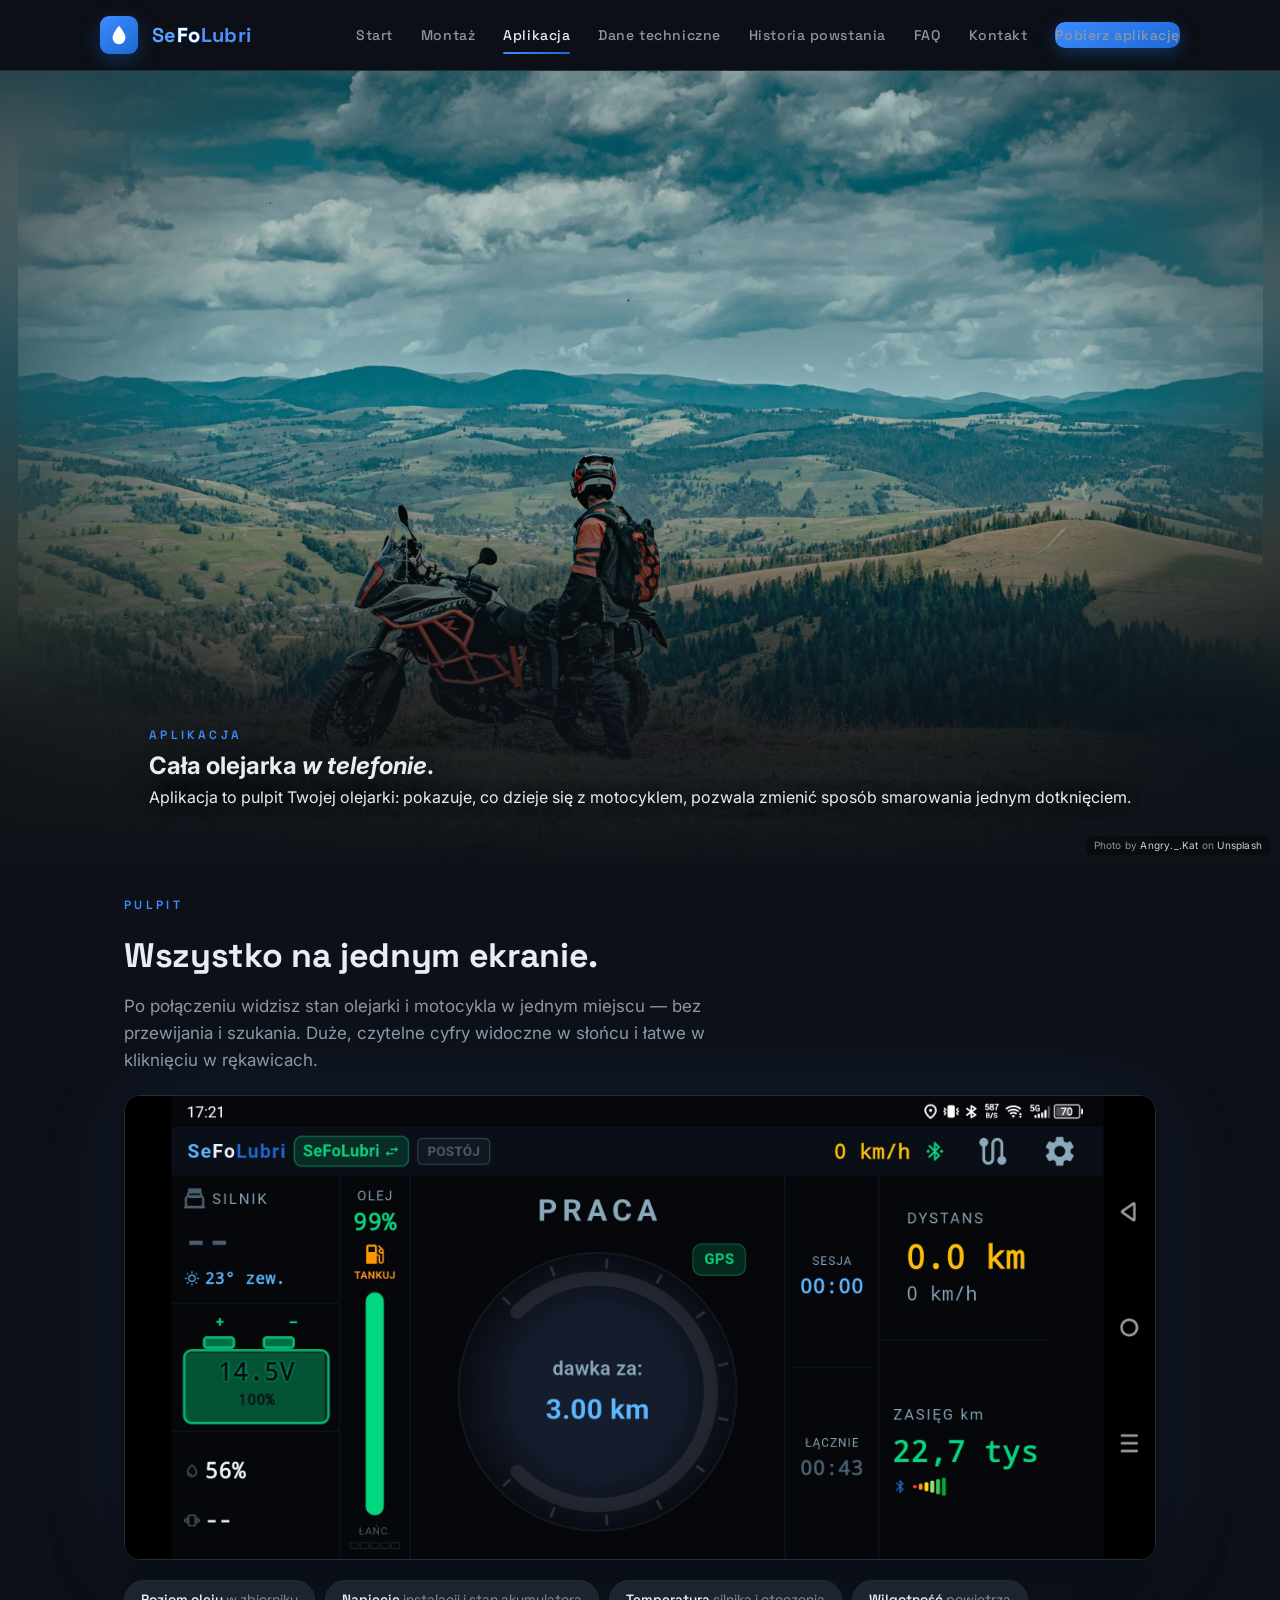
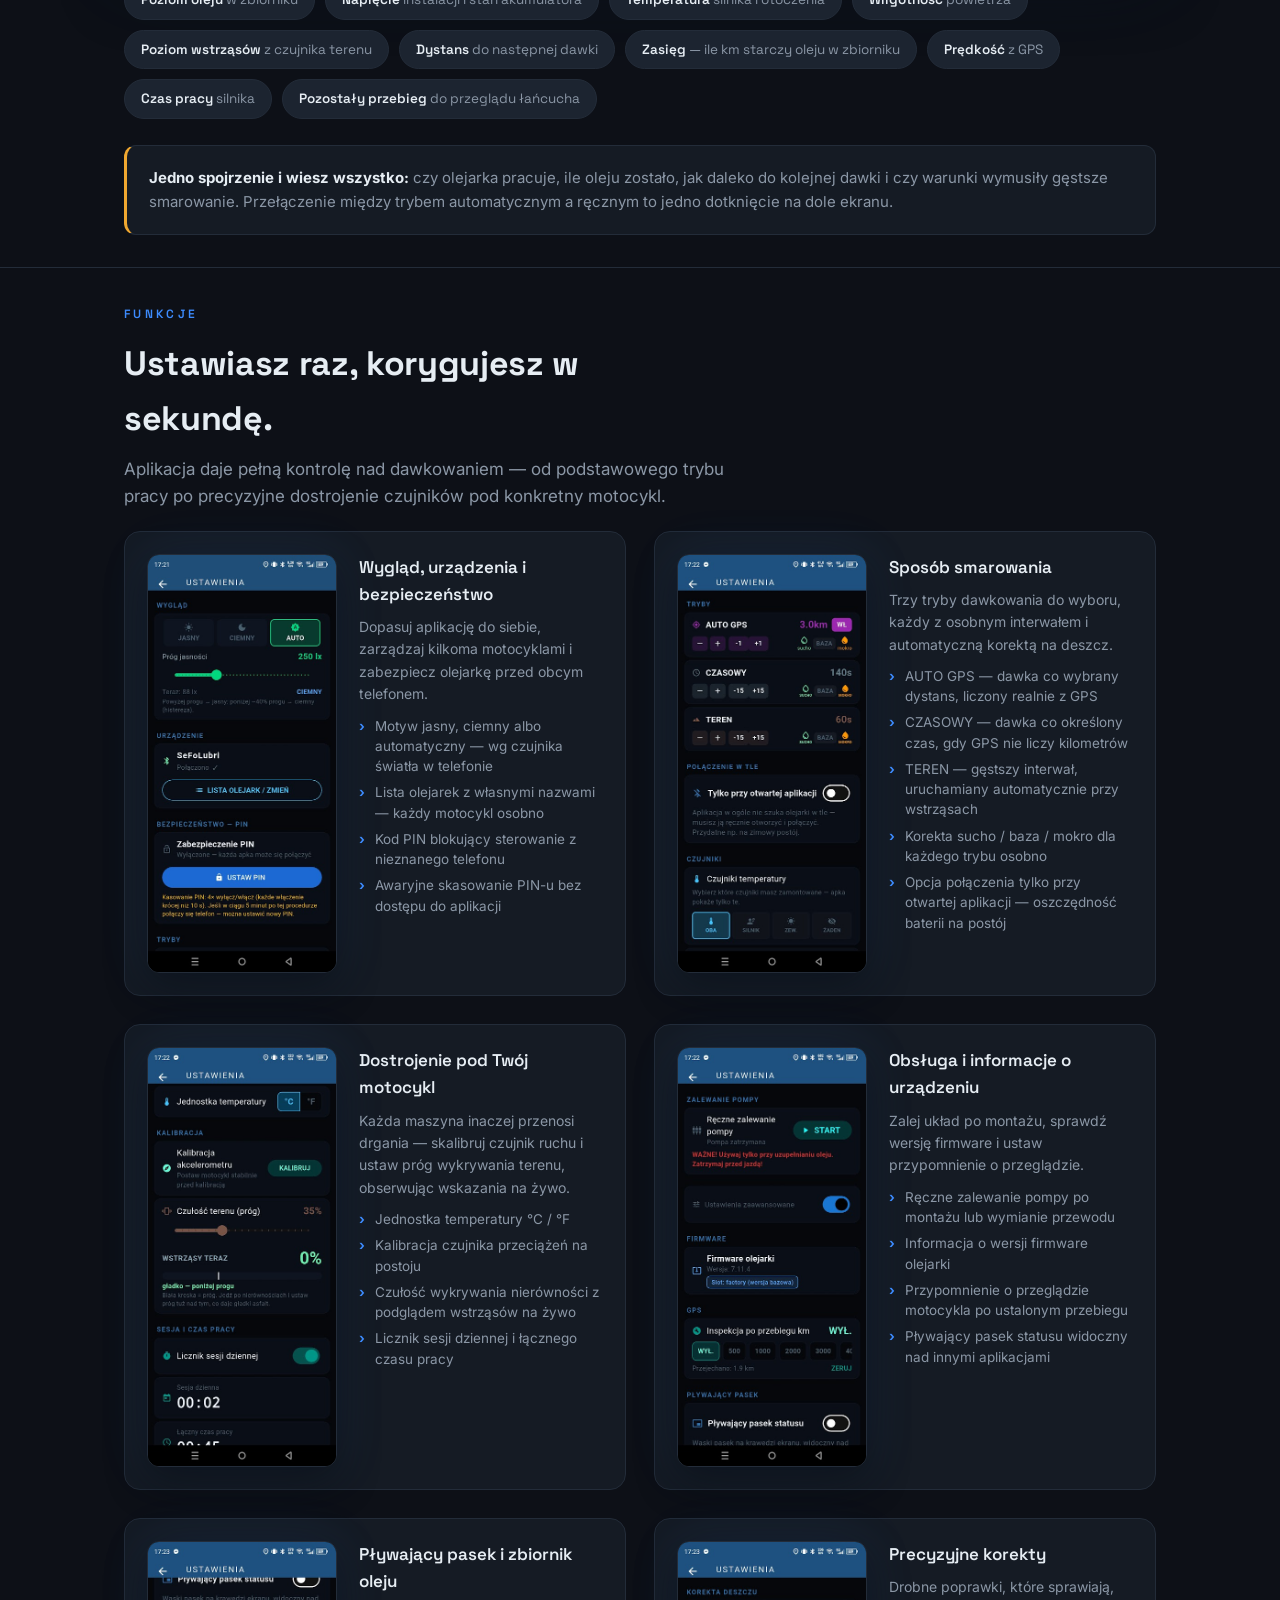
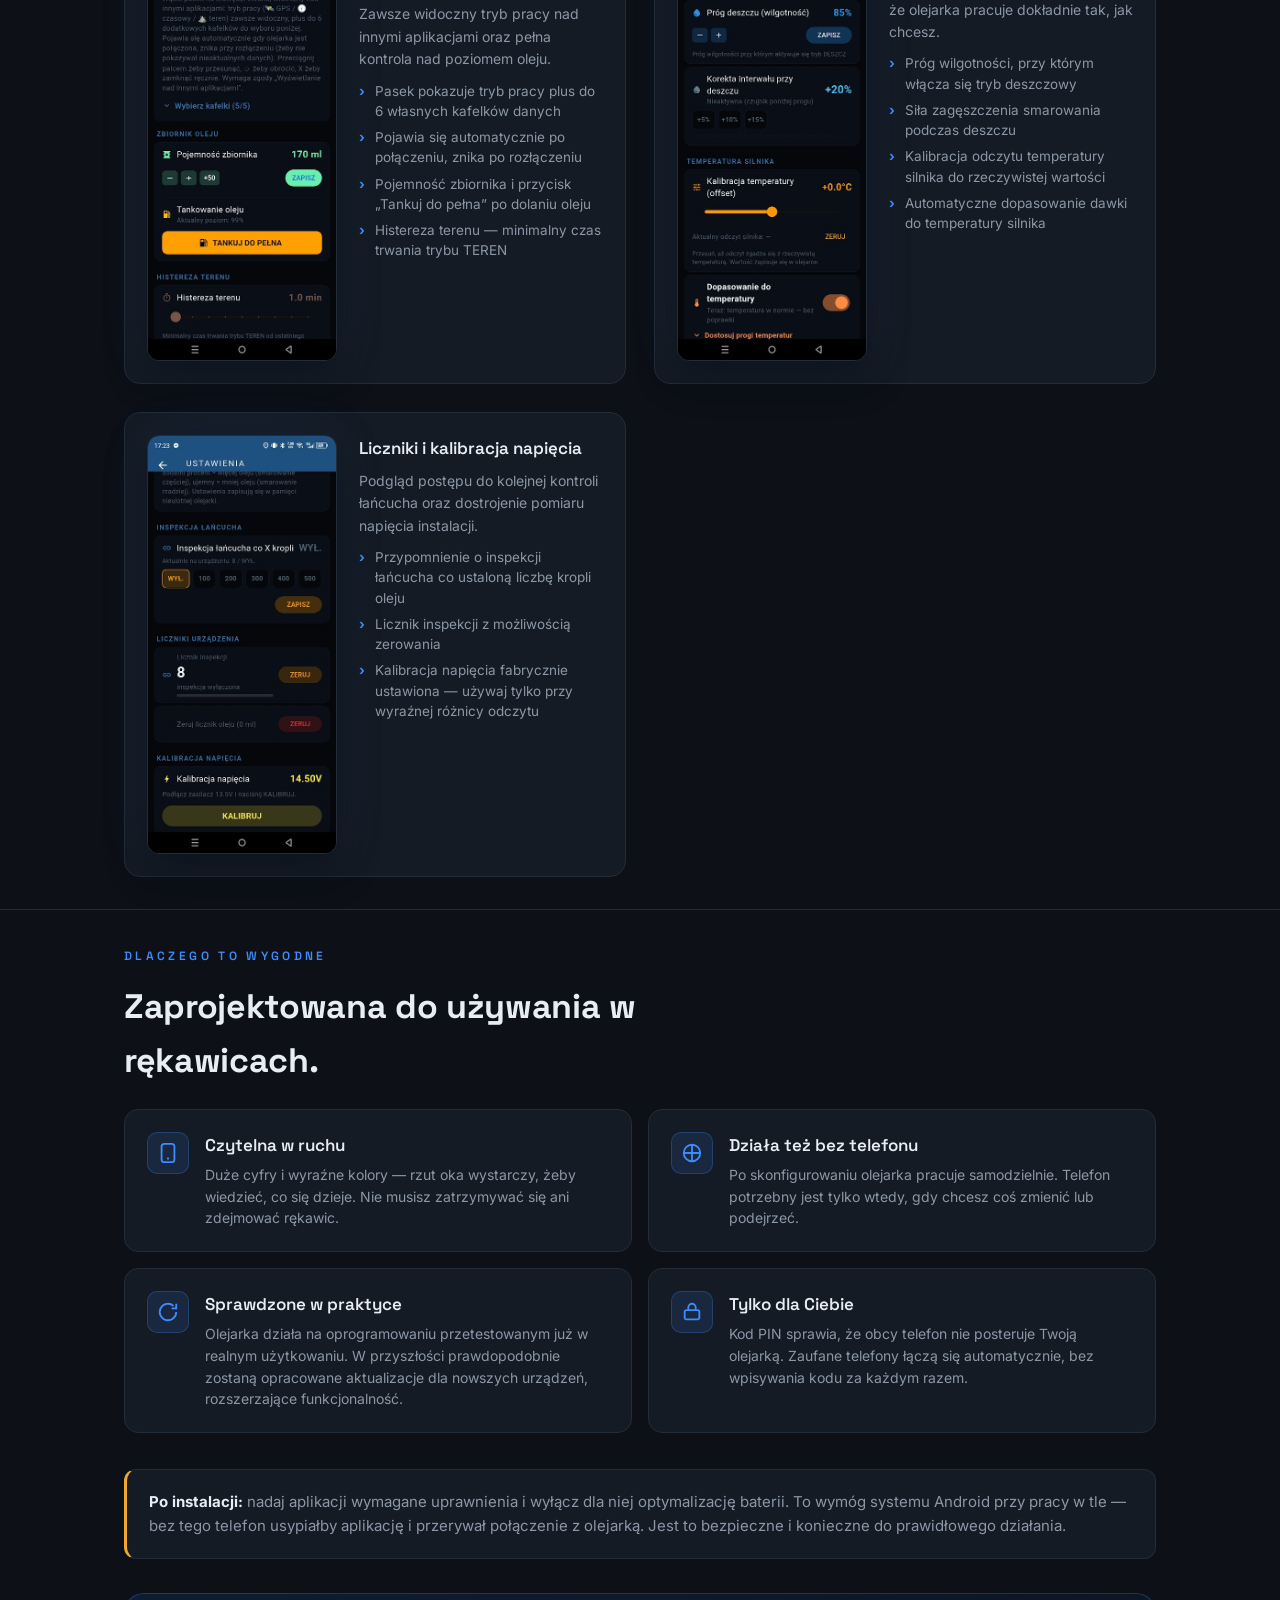
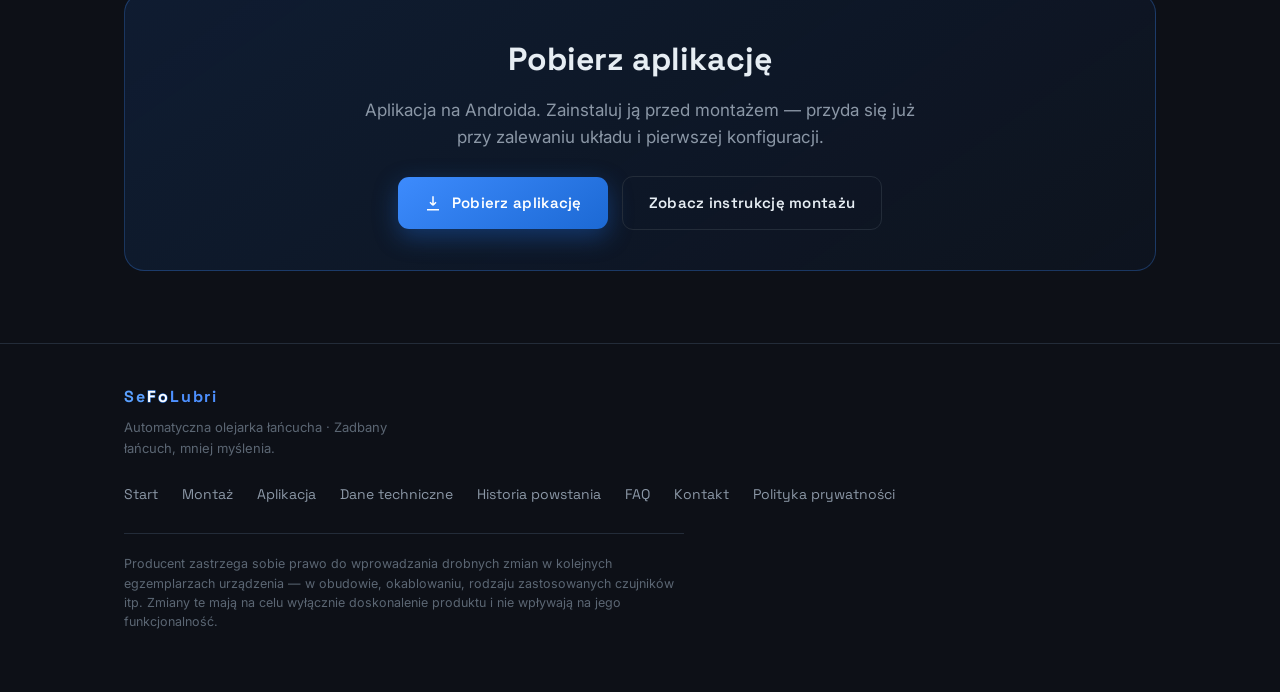
<file: aplikacja.html>
<!DOCTYPE html>
<html lang="pl">
<head>
<meta charset="UTF-8">
<meta name="viewport" content="width=device-width, initial-scale=1.0">
<title>Aplikacja — SeFoLubri</title>
<meta name="description" content="Co potrafi aplikacja SeFoLubri — pulpit, tryby smarowania, korekty w trasie i zabezpieczenia.">
<link rel="canonical" href="https://sefolubri.com/aplikacja.html">
<meta property="og:type" content="website">
<meta property="og:site_name" content="SeFoLubri">
<meta property="og:locale" content="pl_PL">
<meta property="og:title" content="Aplikacja — SeFoLubri">
<meta property="og:description" content="Co potrafi aplikacja SeFoLubri — pulpit, tryby smarowania, korekty w trasie i zabezpieczenia.">
<meta property="og:url" content="https://sefolubri.com/aplikacja.html">
<meta property="og:image" content="https://sefolubri.com/hero-main.jpg">
<link rel="icon" type="image/svg+xml" href="favicon.svg">
<link rel="preconnect" href="https://fonts.googleapis.com">
<link rel="preconnect" href="https://fonts.gstatic.com" crossorigin>
<link href="https://fonts.googleapis.com/css2?family=Space+Grotesk:wght@400;500;600;700&family=Inter:wght@400;500;600&display=swap" rel="stylesheet">
<link rel="stylesheet" href="style.css">
</head>
<body>

<header>
  <div class="wrap nav">
    <a class="brand" href="index.html">
      <div class="brand-mark">
        <svg viewBox="0 0 24 24" fill="none"><path d="M12 2C12 2 5 10 5 15a7 7 0 0 0 14 0c0-5-7-13-7-13Z" fill="#fff"/></svg>
      </div>
      <div class="brand-name"><span class="bse">Se</span><span class="bfo">Fo</span><span class="blubri">Lubri</span></div>
    </a>
    <button class="nav-toggle" aria-label="Menu" onclick="document.getElementById('navlinks').classList.toggle('show')">
      <svg viewBox="0 0 24 24" fill="none" stroke-width="2"><path d="M4 6h16M4 12h16M4 18h16"/></svg>
    </button>
    <ul class="nav-links" id="navlinks">
      <li><a href="index.html">Start</a></li>
      <li><a href="montaz.html">Montaż</a></li>
      <li><a href="aplikacja.html" class="active">Aplikacja</a></li>
      <li><a href="dane.html">Dane techniczne</a></li>
      <li><a href="historia-powstania.html">Historia powstania</a></li>
      <li><a href="faq.html">FAQ</a></li>
      <li><a href="kontakt.html">Kontakt</a></li>
      <li><a href="https://drive.usercontent.google.com/download?id=1QvqHh__F5-ibLGWXdDCIIiWxTKz9BSBk&export=download&confirm=t" class="nav-cta">Pobierz aplikację</a></li>
    </ul>
  </div>
</header>

<section class="page-hero-vignette ph-apka ph-full">
  <div class="ph-bg-blur"></div>
  <div class="ph-bg"></div>
  <div class="ph-fade"></div>
  <div class="photo-credit">Photo by <a href="https://unsplash.com/@_ks_?utm_source=unsplash&utm_medium=referral" target="_blank" rel="noopener">Angry._.Kat</a> on <a href="https://unsplash.com/photos/man-in-black-jacket-riding-black-motorcycle-on-green-grass-field-during-daytime-or-RxppDRIk?utm_source=unsplash&utm_medium=referral" target="_blank" rel="noopener">Unsplash</a></div>
  <div class="wrap">
    <span class="mono-eyebrow">Aplikacja</span>
    <h1>Cała olejarka <em>w telefonie</em>.</h1>
    <p class="lead">Aplikacja to pulpit Twojej olejarki: pokazuje, co dzieje się z motocyklem, pozwala zmienić sposób smarowania jednym dotknięciem.</p>
  </div>
</section>

<!-- PULPIT -->
<section class="section" style="border-top:0; padding-top:28px">
  <div class="wrap">
    <div class="section-head reveal">
      <span class="mono-eyebrow">Pulpit</span>
      <h2>Wszystko na jednym ekranie.</h2>
      <p>Po połączeniu widzisz stan olejarki i motocykla w jednym miejscu — bez przewijania i szukania. Duże, czytelne cyfry widoczne w słońcu i łatwe w kliknięciu w rękawicach.</p>
    </div>

    <div class="shot-wide reveal">
      <img src="s-pulpit.jpg" alt="Pulpit aplikacji SeFoLubri — temperatura, napięcie, poziom oleju, tryb pracy">
    </div>

    <div class="pills">
      <span class="pill"><b>Poziom oleju</b> w zbiorniku</span>
      <span class="pill"><b>Napięcie</b> instalacji i stan akumulatora</span>
      <span class="pill"><b>Temperatura</b> silnika i otoczenia</span>
      <span class="pill"><b>Wilgotność</b> powietrza</span>
      <span class="pill"><b>Poziom wstrząsów</b> z czujnika terenu</span>
      <span class="pill"><b>Dystans</b> do następnej dawki</span>
      <span class="pill"><b>Zasięg</b> — ile km starczy oleju w zbiorniku</span>
      <span class="pill"><b>Prędkość</b> z GPS</span>
      <span class="pill"><b>Czas pracy</b> silnika</span>
      <span class="pill"><b>Pozostały przebieg</b> do przeglądu łańcucha</span>
    </div>

    <div class="note" style="margin-top:26px">
      <b>Jedno spojrzenie i wiesz wszystko:</b> czy olejarka pracuje, ile oleju zostało, jak daleko do kolejnej dawki i czy warunki wymusiły gęstsze smarowanie. Przełączenie między trybem automatycznym a ręcznym to jedno dotknięcie na dole ekranu.
    </div>
  </div>
</section>

<!-- FUNKCJE / ZRZUTY -->
<section class="section">
  <div class="wrap">
    <div class="section-head reveal">
      <span class="mono-eyebrow">Funkcje</span>
      <h2>Ustawiasz raz, korygujesz w sekundę.</h2>
      <p>Aplikacja daje pełną kontrolę nad dawkowaniem — od podstawowego trybu pracy po precyzyjne dostrojenie czujników pod konkretny motocykl.</p>
    </div>

    <div class="shots">

      <div class="shot-row reveal">
        <div class="shot-phone"><img src="s1-wyglad.png" alt="Ustawienia wyglądu, lista olejarek i zabezpieczenie kodem PIN"></div>
        <div class="shot-txt">
          <h3>Wygląd, urządzenia i bezpieczeństwo</h3>
          <p>Dopasuj aplikację do siebie, zarządzaj kilkoma motocyklami i zabezpiecz olejarkę przed obcym telefonem.</p>
          <ul>
            <li>Motyw jasny, ciemny albo automatyczny — wg czujnika światła w telefonie</li>
            <li>Lista olejarek z własnymi nazwami — każdy motocykl osobno</li>
            <li>Kod PIN blokujący sterowanie z nieznanego telefonu</li>
            <li>Awaryjne skasowanie PIN-u bez dostępu do aplikacji</li>
          </ul>
        </div>
      </div>

      <div class="shot-row reveal">
        <div class="shot-phone"><img src="s2-tryby.png" alt="Tryby dawkowania AUTO GPS, czasowy i teren z korektą na deszcz"></div>
        <div class="shot-txt">
          <h3>Sposób smarowania</h3>
          <p>Trzy tryby dawkowania do wyboru, każdy z osobnym interwałem i automatyczną korektą na deszcz.</p>
          <ul>
            <li>AUTO GPS — dawka co wybrany dystans, liczony realnie z GPS</li>
            <li>CZASOWY — dawka co określony czas, gdy GPS nie liczy kilometrów</li>
            <li>TEREN — gęstszy interwał, uruchamiany automatycznie przy wstrząsach</li>
            <li>Korekta sucho / baza / mokro dla każdego trybu osobno</li>
            <li>Opcja połączenia tylko przy otwartej aplikacji — oszczędność baterii na postój</li>
          </ul>
        </div>
      </div>

      <div class="shot-row reveal">
        <div class="shot-phone"><img src="s3-kalibracja.png" alt="Kalibracja akcelerometru i czułości terenu z podglądem na żywo"></div>
        <div class="shot-txt">
          <h3>Dostrojenie pod Twój motocykl</h3>
          <p>Każda maszyna inaczej przenosi drgania — skalibruj czujnik ruchu i ustaw próg wykrywania terenu, obserwując wskazania na żywo.</p>
          <ul>
            <li>Jednostka temperatury °C / °F</li>
            <li>Kalibracja czujnika przeciążeń na postoju</li>
            <li>Czułość wykrywania nierówności z podglądem wstrząsów na żywo</li>
            <li>Licznik sesji dziennej i łącznego czasu pracy</li>
          </ul>
        </div>
      </div>

      <div class="shot-row reveal">
        <div class="shot-phone"><img src="s4-obsluga.png" alt="Zalewanie pompy, informacja o firmware i przypomnienie o przeglądzie"></div>
        <div class="shot-txt">
          <h3>Obsługa i informacje o urządzeniu</h3>
          <p>Zalej układ po montażu, sprawdź wersję firmware i ustaw przypomnienie o przeglądzie.</p>
          <ul>
            <li>Ręczne zalewanie pompy po montażu lub wymianie przewodu</li>
            <li>Informacja o wersji firmware olejarki</li>
            <li>Przypomnienie o przeglądzie motocykla po ustalonym przebiegu</li>
            <li>Pływający pasek statusu widoczny nad innymi aplikacjami</li>
          </ul>
        </div>
      </div>

      <div class="shot-row reveal">
        <div class="shot-phone"><img src="s5-pasek-zbiornik.png" alt="Pływający pasek statusu i ustawienia zbiornika oleju"></div>
        <div class="shot-txt">
          <h3>Pływający pasek i zbiornik oleju</h3>
          <p>Zawsze widoczny tryb pracy nad innymi aplikacjami oraz pełna kontrola nad poziomem oleju.</p>
          <ul>
            <li>Pasek pokazuje tryb pracy plus do 6 własnych kafelków danych</li>
            <li>Pojawia się automatycznie po połączeniu, znika po rozłączeniu</li>
            <li>Pojemność zbiornika i przycisk „Tankuj do pełna” po dolaniu oleju</li>
            <li>Histereza terenu — minimalny czas trwania trybu TEREN</li>
          </ul>
        </div>
      </div>

      <div class="shot-row reveal">
        <div class="shot-phone"><img src="s6-korekty.png" alt="Korekta deszczu i kalibracja temperatury silnika"></div>
        <div class="shot-txt">
          <h3>Precyzyjne korekty</h3>
          <p>Drobne poprawki, które sprawiają, że olejarka pracuje dokładnie tak, jak chcesz.</p>
          <ul>
            <li>Próg wilgotności, przy którym włącza się tryb deszczowy</li>
            <li>Siła zagęszczenia smarowania podczas deszczu</li>
            <li>Kalibracja odczytu temperatury silnika do rzeczywistej wartości</li>
            <li>Automatyczne dopasowanie dawki do temperatury silnika</li>
          </ul>
        </div>
      </div>

      <div class="shot-row reveal">
        <div class="shot-phone"><img src="s7-liczniki.png" alt="Liczniki urządzenia i kalibracja napięcia akumulatora"></div>
        <div class="shot-txt">
          <h3>Liczniki i kalibracja napięcia</h3>
          <p>Podgląd postępu do kolejnej kontroli łańcucha oraz dostrojenie pomiaru napięcia instalacji.</p>
          <ul>
            <li>Przypomnienie o inspekcji łańcucha co ustaloną liczbę kropli oleju</li>
            <li>Licznik inspekcji z możliwością zerowania</li>
            <li>Kalibracja napięcia fabrycznie ustawiona — używaj tylko przy wyraźnej różnicy odczytu</li>
          </ul>
        </div>
      </div>

    </div>
  </div>
</section>

<!-- ZALETY -->
<section class="section">
  <div class="wrap">
    <div class="section-head reveal">
      <span class="mono-eyebrow">Dlaczego to wygodne</span>
      <h2>Zaprojektowana do używania w rękawicach.</h2>
    </div>
    <div class="benefits">
      <div class="benefit reveal">
        <div class="b-ico"><svg viewBox="0 0 24 24" fill="none" stroke-width="2"><rect x="5" y="2" width="14" height="20" rx="3"/><path d="M11 18h2"/></svg></div>
        <div><h3>Czytelna w ruchu</h3><p>Duże cyfry i wyraźne kolory — rzut oka wystarczy, żeby wiedzieć, co się dzieje. Nie musisz zatrzymywać się ani zdejmować rękawic.</p></div>
      </div>
      <div class="benefit reveal">
        <div class="b-ico"><svg viewBox="0 0 24 24" fill="none" stroke-width="2"><path d="M12 3v18M3 12h18"/><circle cx="12" cy="12" r="9"/></svg></div>
        <div><h3>Działa też bez telefonu</h3><p>Po skonfigurowaniu olejarka pracuje samodzielnie. Telefon potrzebny jest tylko wtedy, gdy chcesz coś zmienić lub podejrzeć.</p></div>
      </div>
      <div class="benefit reveal">
        <div class="b-ico"><svg viewBox="0 0 24 24" fill="none" stroke-width="2"><path d="M21 12a9 9 0 1 1-3-6.7"/><path d="M21 3v5h-5"/></svg></div>
        <div><h3>Sprawdzone w praktyce</h3><p>Olejarka działa na oprogramowaniu przetestowanym już w realnym użytkowaniu. W przyszłości prawdopodobnie zostaną opracowane aktualizacje dla nowszych urządzeń, rozszerzające funkcjonalność.</p></div>
      </div>
      <div class="benefit reveal">
        <div class="b-ico"><svg viewBox="0 0 24 24" fill="none" stroke-width="2"><rect x="4" y="10" width="16" height="10" rx="2"/><path d="M8 10V7a4 4 0 0 1 8 0v3"/></svg></div>
        <div><h3>Tylko dla Ciebie</h3><p>Kod PIN sprawia, że obcy telefon nie posteruje Twoją olejarką. Zaufane telefony łączą się automatycznie, bez wpisywania kodu za każdym razem.</p></div>
      </div>
    </div>

    <div class="note" style="border-left-color:var(--amber)">
      <b>Po instalacji:</b> nadaj aplikacji wymagane uprawnienia i wyłącz dla niej optymalizację baterii. To wymóg systemu Android przy pracy w tle — bez tego telefon usypiałby aplikację i przerywał połączenie z olejarką. Jest to bezpieczne i konieczne do prawidłowego działania.
    </div>

    <div class="buy-band reveal" style="margin-top:34px">
      <h2>Pobierz aplikację</h2>
      <p>Aplikacja na Androida. Zainstaluj ją przed montażem — przyda się już przy zalewaniu układu i pierwszej konfiguracji.</p>
      <div class="cta-row">
        <a class="btn btn-primary" href="https://drive.usercontent.google.com/download?id=1QvqHh__F5-ibLGWXdDCIIiWxTKz9BSBk&export=download&confirm=t">
          <svg viewBox="0 0 24 24" width="18" height="18" fill="none" stroke="#fff" stroke-width="2"><path d="M12 3v12m0 0 4-4m-4 4-4-4M4 21h16"/></svg>
          Pobierz aplikację
        </a>
        <a class="btn btn-ghost" href="montaz.html">Zobacz instrukcję montażu</a>
      </div>
    </div>
  </div>
</section>

<footer>
  <div class="wrap">
    <div class="foot-row">
      <div class="foot-col">
        <div class="foot-brand"><span class="bse">Se</span><span class="bfo">Fo</span><span class="blubri">Lubri</span></div>
        <p>Automatyczna olejarka łańcucha · Zadbany łańcuch, mniej myślenia.</p>
      </div>
      <nav class="foot-nav">
        <a href="index.html">Start</a>
        <a href="montaz.html">Montaż</a>
        <a href="aplikacja.html">Aplikacja</a>
        <a href="dane.html">Dane techniczne</a>
        <a href="historia-powstania.html">Historia powstania</a>
        <a href="faq.html">FAQ</a>
        <a href="kontakt.html">Kontakt</a>
        <a href="polityka-prywatnosci.html">Polityka prywatności</a>
      </nav>
    </div>
    <p class="foot-disclaimer">Producent zastrzega sobie prawo do wprowadzania drobnych zmian w kolejnych egzemplarzach urządzenia — w obudowie, okablowaniu, rodzaju zastosowanych czujników itp. Zmiany te mają na celu wyłącznie doskonalenie produktu i nie wpływają na jego funkcjonalność.</p>
  </div>
</footer>

<script>
  const io = new IntersectionObserver((entries)=>{
    entries.forEach(e=>{ if(e.isIntersecting){ e.target.classList.add('in'); io.unobserve(e.target); }});
  },{threshold:.12});
  document.querySelectorAll('.reveal').forEach(el=>io.observe(el));
</script>

</body>
</html>
</file>
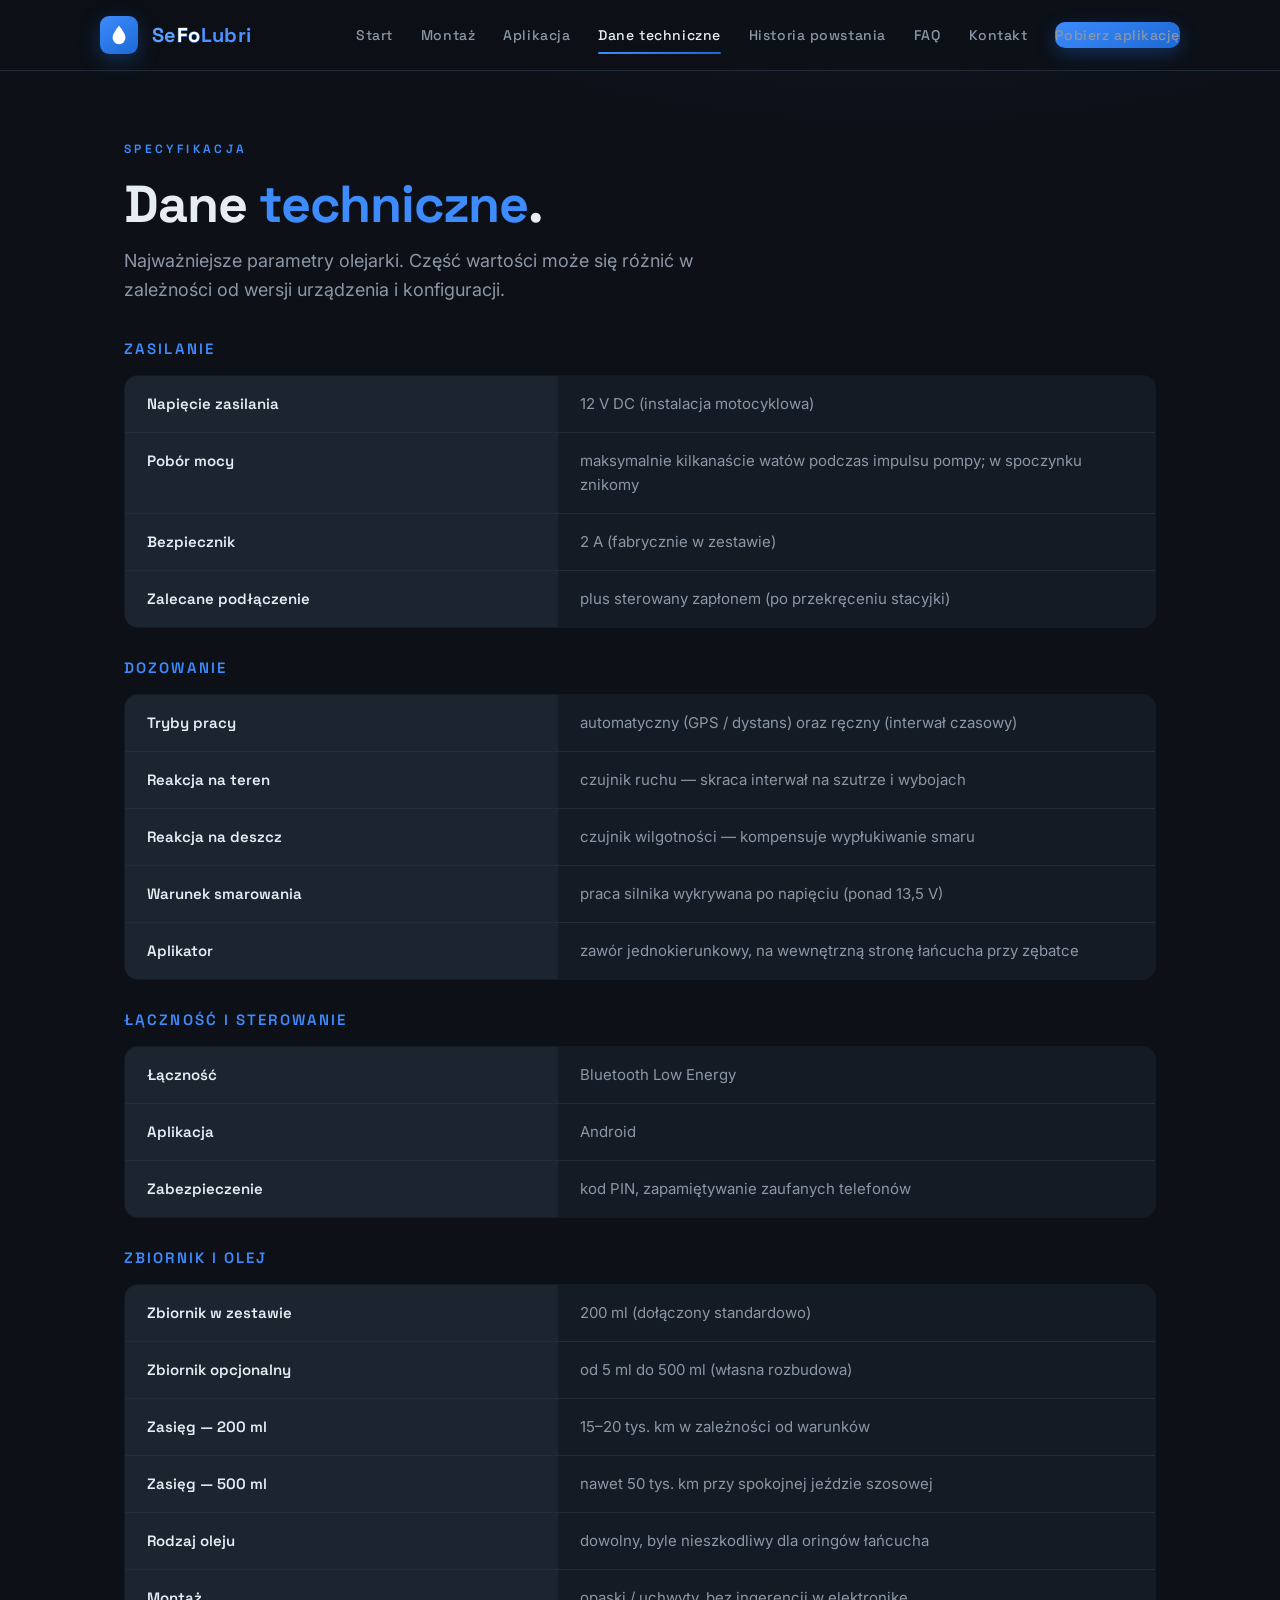
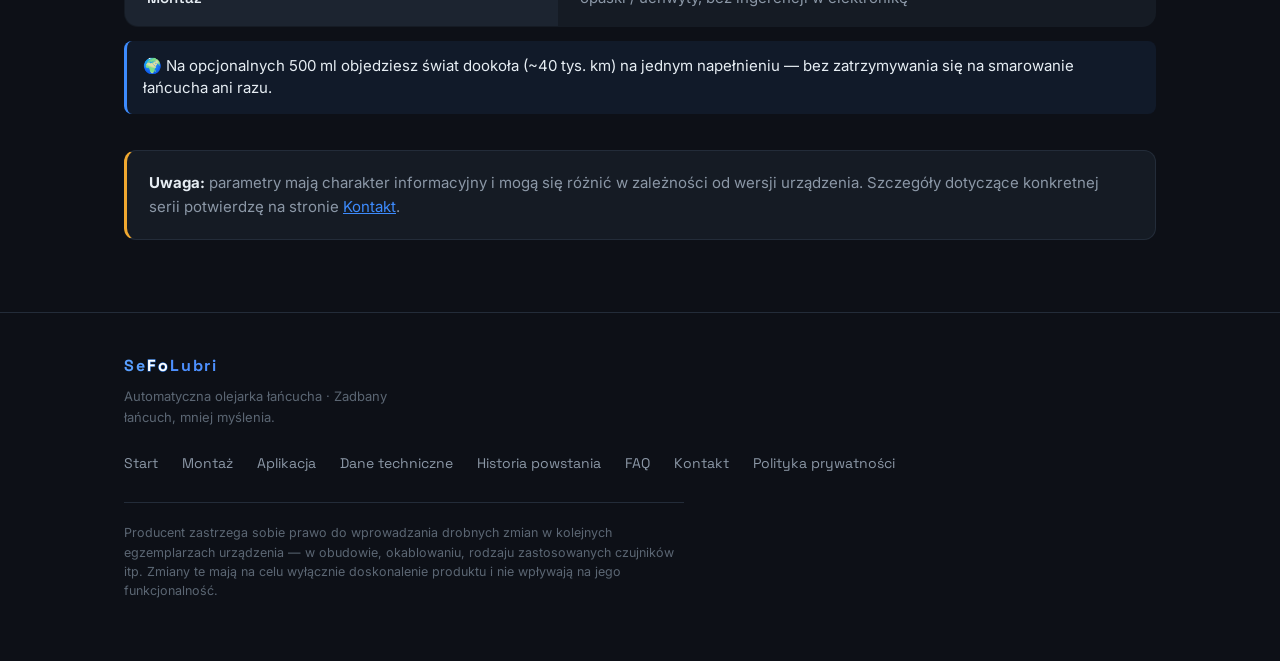
<file: dane.html>
<!DOCTYPE html>
<html lang="pl">
<head>
<meta charset="UTF-8">
<meta name="viewport" content="width=device-width, initial-scale=1.0">
<title>Dane techniczne — SeFoLubri</title>
<meta name="description" content="Parametry techniczne automatycznej olejarki łańcucha SeFoLubri.">
<link rel="canonical" href="https://sefolubri.com/dane.html">
<meta property="og:type" content="website">
<meta property="og:site_name" content="SeFoLubri">
<meta property="og:locale" content="pl_PL">
<meta property="og:title" content="Dane techniczne — SeFoLubri">
<meta property="og:description" content="Parametry techniczne automatycznej olejarki łańcucha SeFoLubri.">
<meta property="og:url" content="https://sefolubri.com/dane.html">
<meta property="og:image" content="https://sefolubri.com/hero-main.jpg">
<link rel="icon" type="image/svg+xml" href="favicon.svg">
<link rel="preconnect" href="https://fonts.googleapis.com">
<link rel="preconnect" href="https://fonts.gstatic.com" crossorigin>
<link href="https://fonts.googleapis.com/css2?family=Space+Grotesk:wght@400;500;600;700&family=Inter:wght@400;500;600&display=swap" rel="stylesheet">
<link rel="stylesheet" href="style.css">
</head>
<body>

<header>
  <div class="wrap nav">
    <a class="brand" href="index.html">
      <div class="brand-mark">
        <svg viewBox="0 0 24 24" fill="none"><path d="M12 2C12 2 5 10 5 15a7 7 0 0 0 14 0c0-5-7-13-7-13Z" fill="#fff"/></svg>
      </div>
      <div class="brand-name"><span class="bse">Se</span><span class="bfo">Fo</span><span class="blubri">Lubri</span></div>
    </a>
    <button class="nav-toggle" aria-label="Menu" onclick="document.getElementById('navlinks').classList.toggle('show')">
      <svg viewBox="0 0 24 24" fill="none" stroke-width="2"><path d="M4 6h16M4 12h16M4 18h16"/></svg>
    </button>
    <ul class="nav-links" id="navlinks">
      <li><a href="index.html">Start</a></li>
      <li><a href="montaz.html">Montaż</a></li>
      <li><a href="aplikacja.html">Aplikacja</a></li>
      <li><a href="dane.html" class="active">Dane techniczne</a></li>
      <li><a href="historia-powstania.html">Historia powstania</a></li>
      <li><a href="faq.html">FAQ</a></li>
      <li><a href="kontakt.html">Kontakt</a></li>
      <li><a href="https://drive.usercontent.google.com/download?id=1QvqHh__F5-ibLGWXdDCIIiWxTKz9BSBk&export=download&confirm=t" class="nav-cta">Pobierz aplikację</a></li>
    </ul>
  </div>
</header>

<section class="page-hero">
  <div class="wrap">
    <span class="mono-eyebrow">Specyfikacja</span>
    <h1>Dane <em>techniczne</em>.</h1>
    <p class="lead">Najważniejsze parametry olejarki. Część wartości może się różnić w zależności od wersji urządzenia i konfiguracji.</p>
  </div>
</section>

<section class="section" style="border-top:0; padding-top:24px">
  <div class="wrap">
    <div class="spec-groups">

      <div class="spec-group reveal">
        <h3>Zasilanie</h3>
        <table class="spec-table">
          <tr><th>Napięcie zasilania</th><td>12 V DC (instalacja motocyklowa)</td></tr>
          <tr><th>Pobór mocy</th><td>maksymalnie kilkanaście watów podczas impulsu pompy; w spoczynku znikomy</td></tr>
          <tr><th>Bezpiecznik</th><td>2 A (fabrycznie w zestawie)</td></tr>
          <tr><th>Zalecane podłączenie</th><td>plus sterowany zapłonem (po przekręceniu stacyjki)</td></tr>
        </table>
      </div>

      <div class="spec-group reveal">
        <h3>Dozowanie</h3>
        <table class="spec-table">
          <tr><th>Tryby pracy</th><td>automatyczny (GPS / dystans) oraz ręczny (interwał czasowy)</td></tr>
          <tr><th>Reakcja na teren</th><td>czujnik ruchu — skraca interwał na szutrze i wybojach</td></tr>
          <tr><th>Reakcja na deszcz</th><td>czujnik wilgotności — kompensuje wypłukiwanie smaru</td></tr>
          <tr><th>Warunek smarowania</th><td>praca silnika wykrywana po napięciu (ponad 13,5 V)</td></tr>
          <tr><th>Aplikator</th><td>zawór jednokierunkowy, na wewnętrzną stronę łańcucha przy zębatce</td></tr>
        </table>
      </div>

      <div class="spec-group reveal">
        <h3>Łączność i sterowanie</h3>
        <table class="spec-table">
          <tr><th>Łączność</th><td>Bluetooth Low Energy</td></tr>
          <tr><th>Aplikacja</th><td>Android</td></tr>
          <tr><th>Zabezpieczenie</th><td>kod PIN, zapamiętywanie zaufanych telefonów</td></tr>
        </table>
      </div>

      <div class="spec-group reveal">
        <h3>Zbiornik i olej</h3>
        <table class="spec-table">
          <tr><th>Zbiornik w zestawie</th><td>200 ml (dołączony standardowo)</td></tr>
          <tr><th>Zbiornik opcjonalny</th><td>od 5 ml do 500 ml (własna rozbudowa)</td></tr>
          <tr><th>Zasięg — 200 ml</th><td>15–20 tys. km w zależności od warunków</td></tr>
          <tr><th>Zasięg — 500 ml</th><td>nawet 50 tys. km przy spokojnej jeździe szosowej</td></tr>
          <tr><th>Rodzaj oleju</th><td>dowolny, byle nieszkodliwy dla oringów łańcucha</td></tr>
          <tr><th>Montaż</th><td>opaski / uchwyty, bez ingerencji w elektronikę</td></tr>
        </table>
        <p class="spec-note">🌍 Na opcjonalnych 500 ml objedziesz świat dookoła (~40 tys. km) na jednym napełnieniu — bez zatrzymywania się na smarowanie łańcucha ani razu.</p>
      </div>

    </div>

    <div class="note">
      <b>Uwaga:</b> parametry mają charakter informacyjny i mogą się różnić w zależności od wersji urządzenia. Szczegóły dotyczące konkretnej serii potwierdzę na stronie <a href="kontakt.html" style="color:var(--blue)">Kontakt</a>.
    </div>
  </div>
</section>

<footer>
  <div class="wrap">
    <div class="foot-row">
      <div class="foot-col">
        <div class="foot-brand"><span class="bse">Se</span><span class="bfo">Fo</span><span class="blubri">Lubri</span></div>
        <p>Automatyczna olejarka łańcucha · Zadbany łańcuch, mniej myślenia.</p>
      </div>
      <nav class="foot-nav">
        <a href="index.html">Start</a>
        <a href="montaz.html">Montaż</a>
        <a href="aplikacja.html">Aplikacja</a>
        <a href="dane.html">Dane techniczne</a>
        <a href="historia-powstania.html">Historia powstania</a>
        <a href="faq.html">FAQ</a>
        <a href="kontakt.html">Kontakt</a>
        <a href="polityka-prywatnosci.html">Polityka prywatności</a>
      </nav>
    </div>
    <p class="foot-disclaimer">Producent zastrzega sobie prawo do wprowadzania drobnych zmian w kolejnych egzemplarzach urządzenia — w obudowie, okablowaniu, rodzaju zastosowanych czujników itp. Zmiany te mają na celu wyłącznie doskonalenie produktu i nie wpływają na jego funkcjonalność.</p>
  </div>
</footer>

<script>
  const io = new IntersectionObserver((entries)=>{
    entries.forEach(e=>{ if(e.isIntersecting){ e.target.classList.add('in'); io.unobserve(e.target); }});
  },{threshold:.12});
  document.querySelectorAll('.reveal').forEach(el=>io.observe(el));
</script>

</body>
</html>
</file>
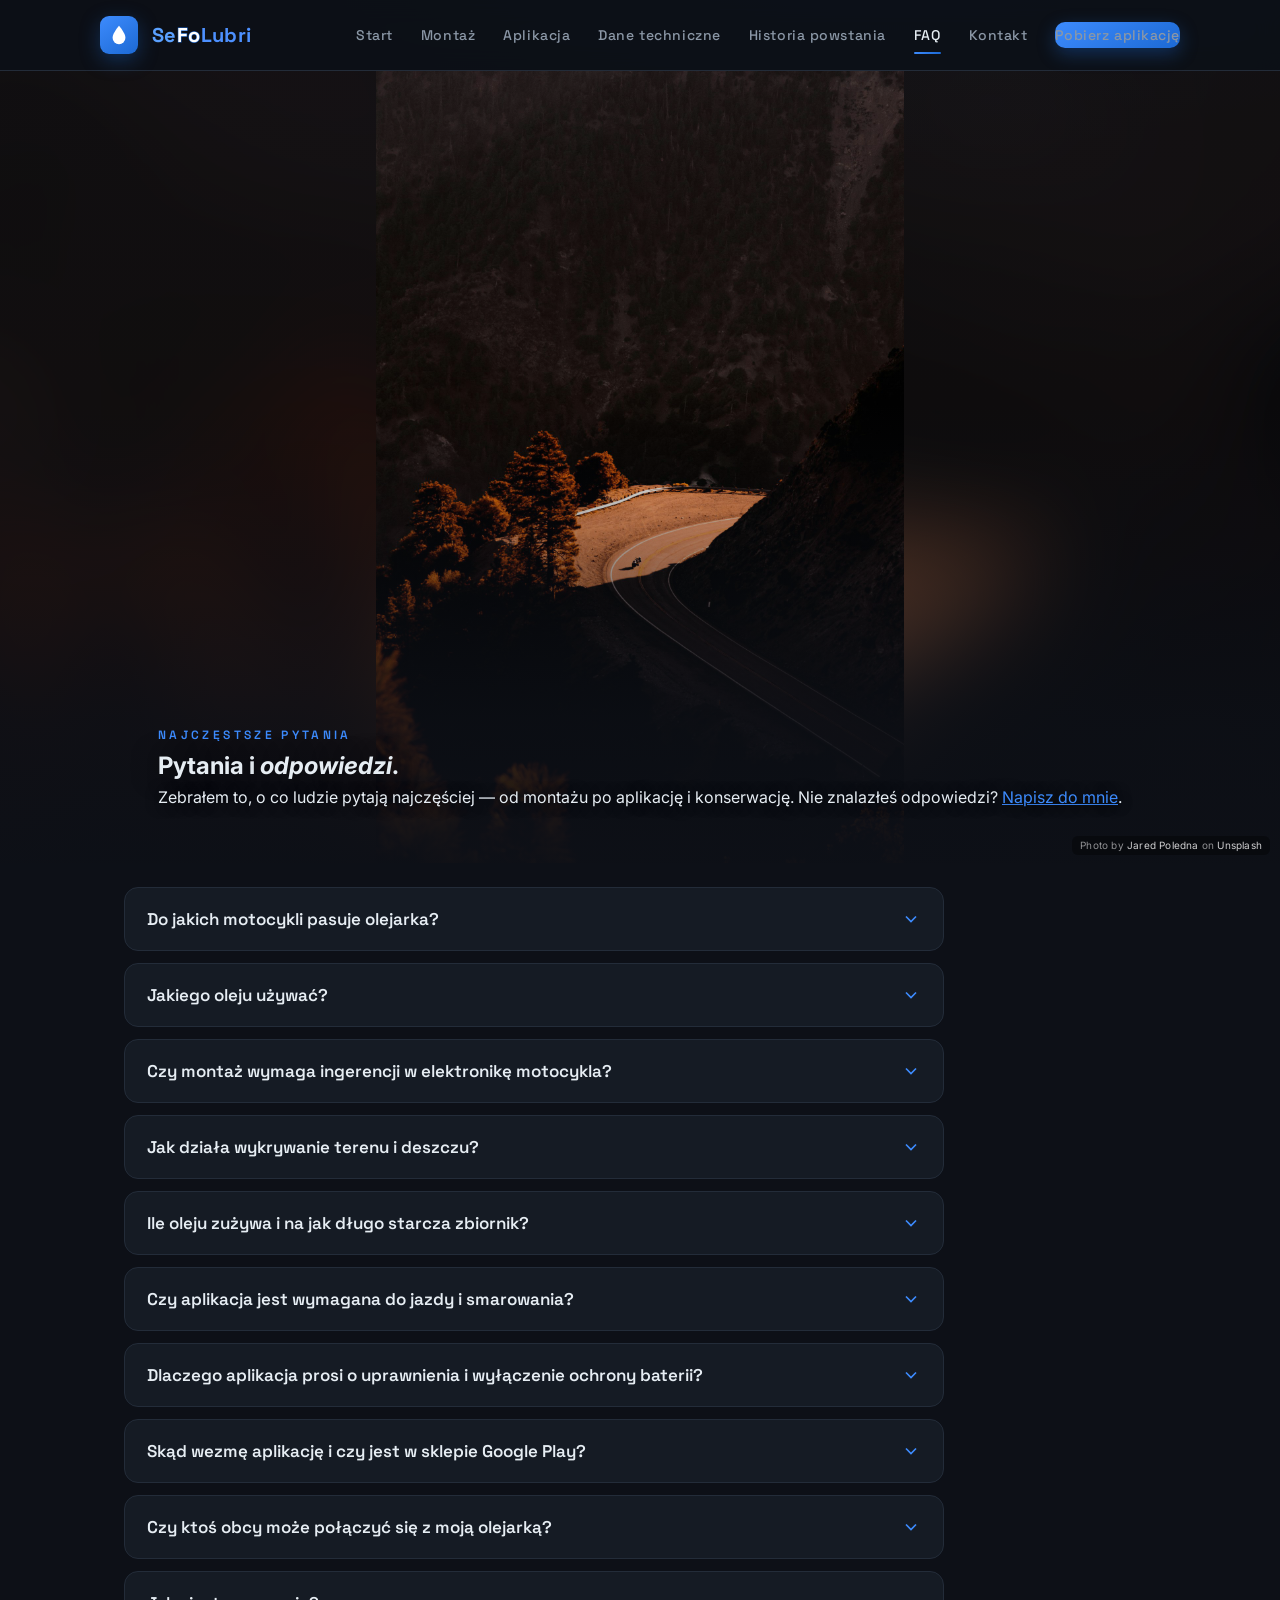
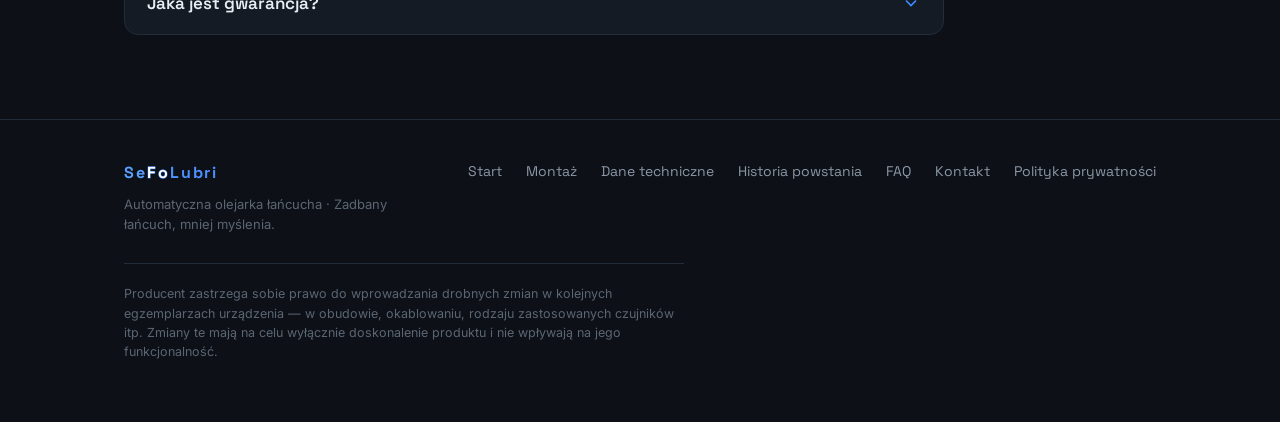
<file: faq.html>
<!DOCTYPE html>
<html lang="pl">
<head>
<meta charset="UTF-8">
<meta name="viewport" content="width=device-width, initial-scale=1.0">
<title>FAQ — SeFoLubri</title>
<meta name="description" content="Najczęstsze pytania o automatyczną olejarkę łańcucha SeFoLubri.">
<link rel="canonical" href="https://sefolubri.com/faq.html">
<meta property="og:type" content="website">
<meta property="og:site_name" content="SeFoLubri">
<meta property="og:locale" content="pl_PL">
<meta property="og:title" content="FAQ — SeFoLubri">
<meta property="og:description" content="Najczęstsze pytania o automatyczną olejarkę łańcucha SeFoLubri.">
<meta property="og:url" content="https://sefolubri.com/faq.html">
<meta property="og:image" content="https://sefolubri.com/hero-main.jpg">
<link rel="icon" type="image/svg+xml" href="favicon.svg">
<link rel="preconnect" href="https://fonts.googleapis.com">
<link rel="preconnect" href="https://fonts.gstatic.com" crossorigin>
<link href="https://fonts.googleapis.com/css2?family=Space+Grotesk:wght@400;500;600;700&family=Inter:wght@400;500;600&display=swap" rel="stylesheet">
<link rel="stylesheet" href="style.css">
</head>
<body>

<header>
  <div class="wrap nav">
    <a class="brand" href="index.html">
      <div class="brand-mark">
        <svg viewBox="0 0 24 24" fill="none"><path d="M12 2C12 2 5 10 5 15a7 7 0 0 0 14 0c0-5-7-13-7-13Z" fill="#fff"/></svg>
      </div>
      <div class="brand-name"><span class="bse">Se</span><span class="bfo">Fo</span><span class="blubri">Lubri</span></div>
    </a>
    <button class="nav-toggle" aria-label="Menu" onclick="document.getElementById('navlinks').classList.toggle('show')">
      <svg viewBox="0 0 24 24" fill="none" stroke-width="2"><path d="M4 6h16M4 12h16M4 18h16"/></svg>
    </button>
    <ul class="nav-links" id="navlinks">
      <li><a href="index.html">Start</a></li>
      <li><a href="montaz.html">Montaż</a></li>
      <li><a href="aplikacja.html">Aplikacja</a></li>
      <li><a href="dane.html">Dane techniczne</a></li>
      <li><a href="historia-powstania.html">Historia powstania</a></li>
      <li><a href="faq.html" class="active">FAQ</a></li>
      <li><a href="kontakt.html">Kontakt</a></li>
      <li><a href="https://drive.usercontent.google.com/download?id=1QvqHh__F5-ibLGWXdDCIIiWxTKz9BSBk&export=download&confirm=t" class="nav-cta">Pobierz aplikację</a></li>
    </ul>
  </div>
</header>

<section class="page-hero-vignette ph-faq ph-full">
  <div class="ph-bg-blur"></div>
  <div class="ph-bg"></div>
  <div class="ph-fade"></div>
  <div class="photo-credit">Photo by <a href="https://unsplash.com/@metaphoricalparade?utm_source=unsplash&utm_medium=referral" target="_blank" rel="noopener">Jared Poledna</a> on <a href="https://unsplash.com/photos/road-during-daytime-TxNgJwin544?utm_source=unsplash&utm_medium=referral" target="_blank" rel="noopener">Unsplash</a></div>
  <div class="wrap">
    <span class="mono-eyebrow">Najczęstsze pytania</span>
    <h1>Pytania i <em>odpowiedzi</em>.</h1>
    <p class="lead">Zebrałem to, o co ludzie pytają najczęściej — od montażu po aplikację i konserwację. Nie znalazłeś odpowiedzi? <a href="kontakt.html" style="color:var(--blue)">Napisz do mnie</a>.</p>
  </div>
</section>

<section class="section" style="border-top:0; padding-top:24px">
  <div class="wrap">
    <div class="faq-list">

      <div class="faq-item">
        <button class="faq-q">Do jakich motocykli pasuje olejarka?<svg class="chev" viewBox="0 0 24 24" fill="none" stroke-width="2"><path d="M6 9l6 6 6-6"/></svg></button>
        <div class="faq-a"><div class="faq-a-inner">Olejarka pasuje do każdego motocykla z napędem łańcuchowym i instalacją 12 V. Nie ma znaczenia marka ani pojemność — liczy się tylko to, że masz łańcuch i miejsce na moduł oraz zbiornik.</div></div>
      </div>

      <div class="faq-item">
        <button class="faq-q">Jakiego oleju używać?<svg class="chev" viewBox="0 0 24 24" fill="none" stroke-width="2"><path d="M6 9l6 6 6-6"/></svg></button>
        <div class="faq-a"><div class="faq-a-inner">Olej może być dowolny, byle był nieszkodliwy dla oringów łańcucha. Unikaj środków, które mogłyby uszkodzić uszczelnienia — poza tym masz pełną swobodę wyboru. Nie używaj smarów w sprayu ani smarów stałych.</div></div>
      </div>

      <div class="faq-item">
        <button class="faq-q">Czy montaż wymaga ingerencji w elektronikę motocykla?<svg class="chev" viewBox="0 0 24 24" fill="none" stroke-width="2"><path d="M6 9l6 6 6-6"/></svg></button>
        <div class="faq-a"><div class="faq-a-inner">Nie. Wystarczy podłączyć zasilanie przez bezpiecznik 2 A z zestawu do plusa sterowanego zapłonem i do masy. Nie ingerujesz w sterownik silnika ani w żadne systemy motocykla. Cały montaż opisałem krok po kroku na stronie <a href="montaz.html">Montaż</a>.</div></div>
      </div>

      <div class="faq-item">
        <button class="faq-q">Jak działa wykrywanie terenu i deszczu?<svg class="chev" viewBox="0 0 24 24" fill="none" stroke-width="2"><path d="M6 9l6 6 6-6"/></svg></button>
        <div class="faq-a"><div class="faq-a-inner">Olejarka ma czujnik ruchu, który rozpoznaje wstrząsy typowe dla szutru i wybojów, oraz czujnik wilgotności, który wykrywa deszcz. Gdy warunki są cięższe, urządzenie automatycznie skraca odstępy między dawkami, bo w takich warunkach łańcuch traci smar szybciej.</div></div>
      </div>

      <div class="faq-item">
        <button class="faq-q">Ile oleju zużywa i na jak długo starcza zbiornik?<svg class="chev" viewBox="0 0 24 24" fill="none" stroke-width="2"><path d="M6 9l6 6 6-6"/></svg></button>
        <div class="faq-a"><div class="faq-a-inner">Zużycie zależy od ustawionego trybu i warunków jazdy, ale dawki są bardzo małe — pojedyncze krople co określony dystans. Oryginalny zbiornik 200 ml zatankowany do pełna, przy dawce optymalnej, starcza na około 15 tys. km. Aktualny poziom i zużycie widzisz w aplikacji.</div></div>
      </div>

      <div class="faq-item">
        <button class="faq-q">Czy aplikacja jest wymagana do jazdy i smarowania?<svg class="chev" viewBox="0 0 24 24" fill="none" stroke-width="2"><path d="M6 9l6 6 6-6"/></svg></button>
        <div class="faq-a"><div class="faq-a-inner">Olejarka wykrywa pracę silnika po napięciu instalacji (ponad 13,5 V) i tylko wtedy smaruje. Bez aplikacji działają wcześniej ustawione tryby czasowe, a wykrywanie deszczu i terenu jest aktywne cały czas — również bez telefonu. Dopiero gdy aplikacja jest połączona, dostępny jest doskonalszy tryb GPS, który dozuje smar co zadany dystans. Krótko mówiąc: po skonfigurowaniu olejarka jeździ i smaruje sama, a aplikacja dokłada najlepszy tryb, gdy jest online.</div></div>
      </div>

      <div class="faq-item">
        <button class="faq-q">Dlaczego aplikacja prosi o uprawnienia i wyłączenie ochrony baterii?<svg class="chev" viewBox="0 0 24 24" fill="none" stroke-width="2"><path d="M6 9l6 6 6-6"/></svg></button>
        <div class="faq-a"><div class="faq-a-inner">To wymóg systemu Android, nie kaprys aplikacji. Żeby połączenie z olejarką działało stabilnie także w tle (np. gdy telefon jest w kieszeni), aplikacja potrzebuje nadanych uprawnień dostępu oraz wyłączonej optymalizacji / ochrony baterii. Bez tego Android usypiałby aplikację i przerywał połączenie. Jest to całkowicie bezpieczne i konieczne do prawidłowej pracy — nowsze telefony po prostu stawiają tu wysokie wymagania.</div></div>
      </div>

      <div class="faq-item">
        <button class="faq-q">Skąd wezmę aplikację i czy jest w sklepie Google Play?<svg class="chev" viewBox="0 0 24 24" fill="none" stroke-width="2"><path d="M6 9l6 6 6-6"/></svg></button>
        <div class="faq-a"><div class="faq-a-inner">Aplikację pobierzesz przyciskiem „Pobierz aplikację” u góry strony albo skanując kod QR ze <a href="index.html#pobierz">strony głównej</a>. Co potrafi aplikacja, opisałem w zakładce <a href="aplikacja.html">Aplikacja</a>. Przy pierwszej instalacji Android może poprosić o zgodę na instalację aplikacji spoza sklepu — to normalne, wystarczy potwierdzić.</div></div>
      </div>

      <div class="faq-item">
        <button class="faq-q">Czy ktoś obcy może połączyć się z moją olejarką?<svg class="chev" viewBox="0 0 24 24" fill="none" stroke-width="2"><path d="M6 9l6 6 6-6"/></svg></button>
        <div class="faq-a"><div class="faq-a-inner">Możesz ustawić kod PIN, który zabezpiecza olejarkę przed sterowaniem z obcego telefonu. Twój telefon po jednorazowym podaniu PIN-u jest zapamiętywany i łączy się automatycznie, a nieznane urządzenia muszą podać kod.</div></div>
      </div>

      <div class="faq-item">
        <button class="faq-q">Jaka jest gwarancja?<svg class="chev" viewBox="0 0 24 24" fill="none" stroke-width="2"><path d="M6 9l6 6 6-6"/></svg></button>
        <div class="faq-a"><div class="faq-a-inner">Udzielam standardowej gwarancji 24 miesięcy na wady fabryczne wykryte podczas użytkowania. W sprawie gwarancji, wsparcia technicznego i pytań o zamówienie napisz do mnie przez stronę <a href="kontakt.html">Kontakt</a>.</div></div>
      </div>

    </div>
  </div>
</section>

<footer>
  <div class="wrap">
    <div class="foot-row">
      <div class="foot-col">
        <div class="foot-brand"><span class="bse">Se</span><span class="bfo">Fo</span><span class="blubri">Lubri</span></div>
        <p>Automatyczna olejarka łańcucha · Zadbany łańcuch, mniej myślenia.</p>
      </div>
      <nav class="foot-nav">
        <a href="index.html">Start</a>
        <a href="montaz.html">Montaż</a>
        <a href="dane.html">Dane techniczne</a>
        <a href="historia-powstania.html">Historia powstania</a>
        <a href="faq.html">FAQ</a>
        <a href="kontakt.html">Kontakt</a>
        <a href="polityka-prywatnosci.html">Polityka prywatności</a>
      </nav>
    </div>
    <p class="foot-disclaimer">Producent zastrzega sobie prawo do wprowadzania drobnych zmian w kolejnych egzemplarzach urządzenia — w obudowie, okablowaniu, rodzaju zastosowanych czujników itp. Zmiany te mają na celu wyłącznie doskonalenie produktu i nie wpływają na jego funkcjonalność.</p>
  </div>
</footer>

<script>
  document.querySelectorAll('.faq-q').forEach(function(btn){
    btn.addEventListener('click', function(){
      var item = btn.parentElement;
      var ans = item.querySelector('.faq-a');
      if(item.classList.contains('open')){
        item.classList.remove('open'); ans.style.maxHeight = null;
      } else {
        item.classList.add('open');
        ans.style.maxHeight = ans.querySelector('.faq-a-inner').offsetHeight + 'px';
      }
    });
  });
</script>

</body>
</html>
</file>
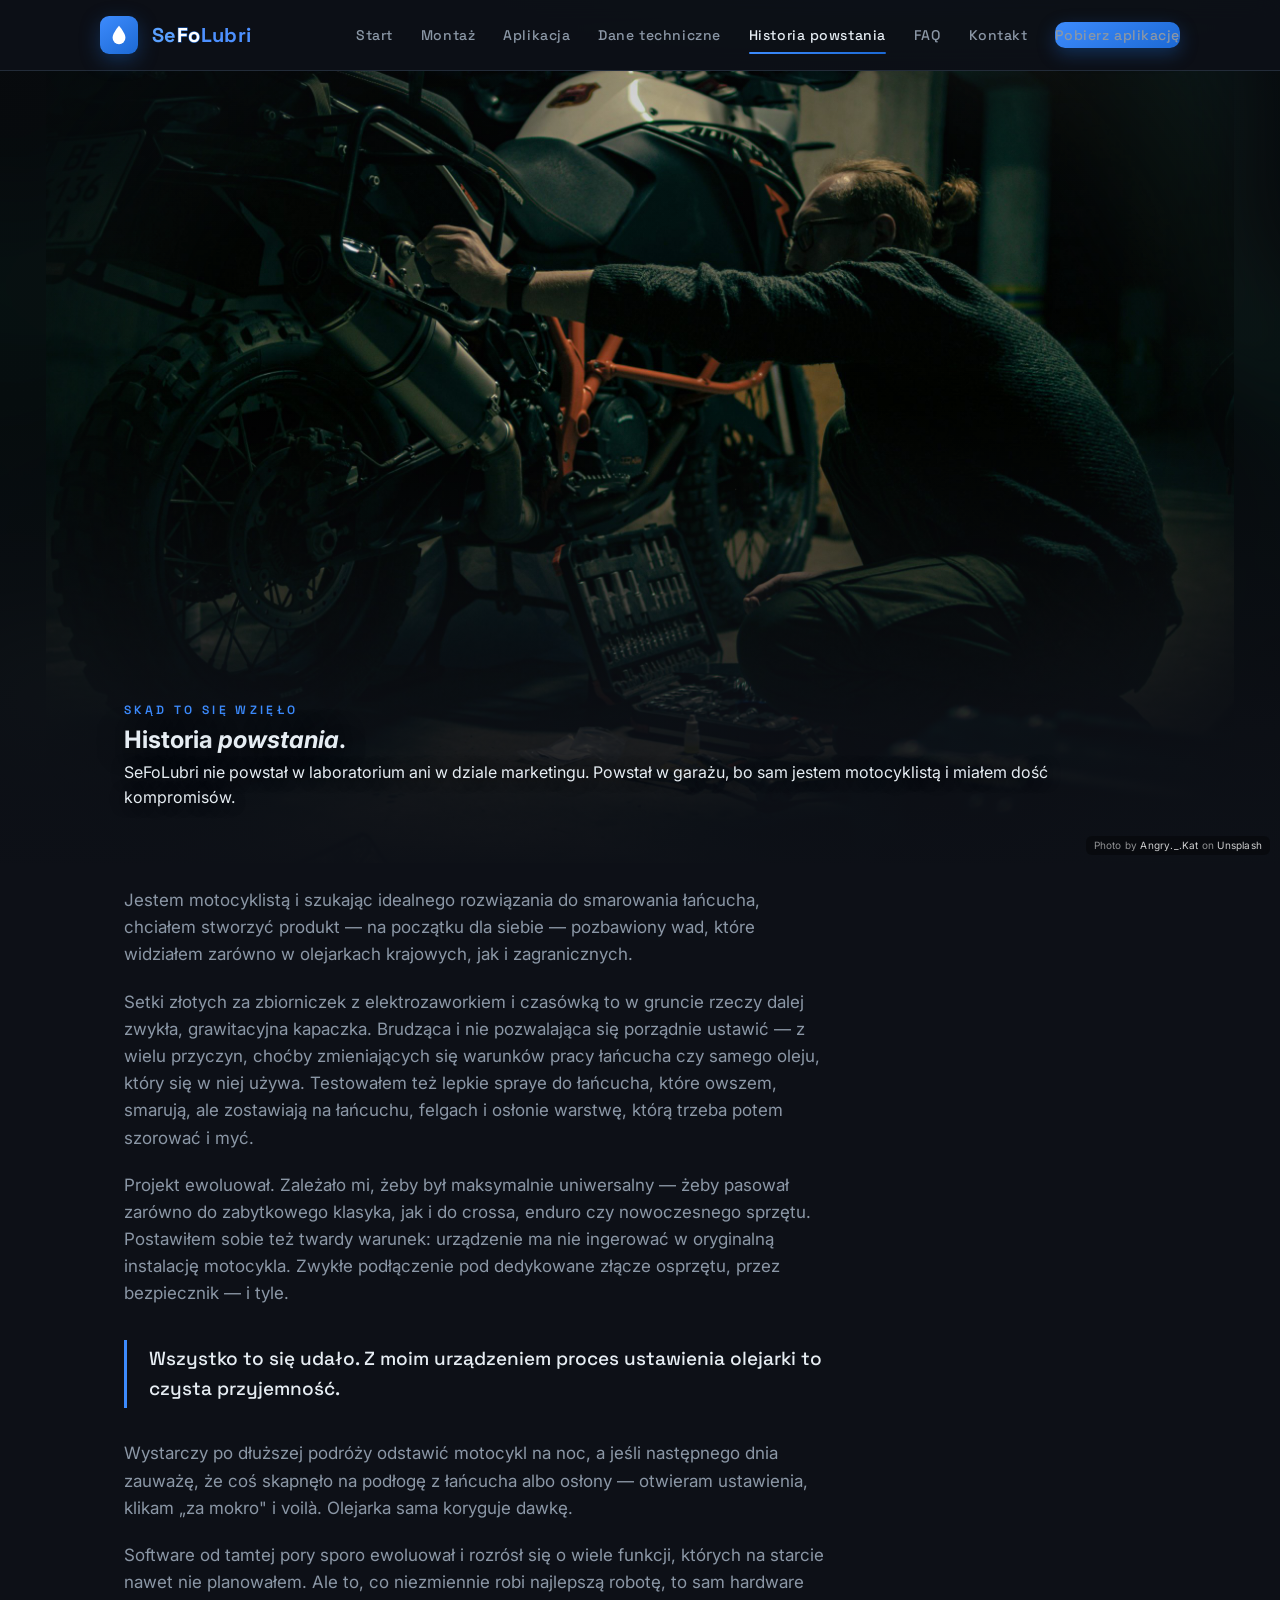
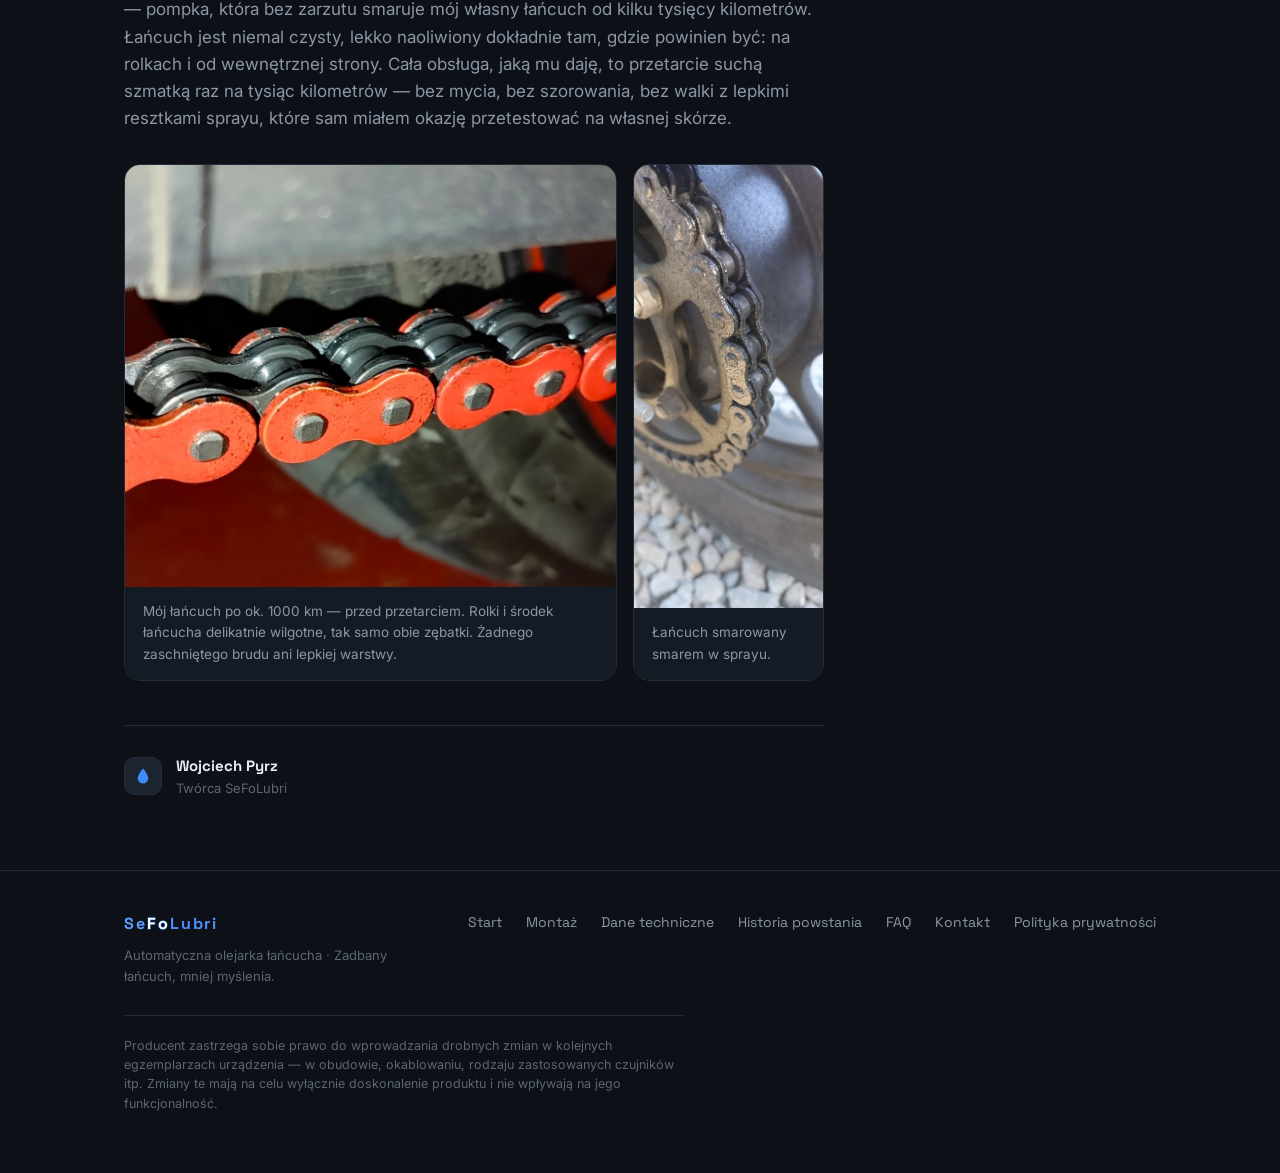
<file: historia-powstania.html>
<!DOCTYPE html>
<html lang="pl">
<head>
<meta charset="UTF-8">
<meta name="viewport" content="width=device-width, initial-scale=1.0">
<title>Historia powstania — SeFoLubri</title>
<meta name="description" content="Dlaczego powstał SeFoLubri — historia motocyklisty, który szukał idealnej olejarki łańcucha i w końcu zbudował ją sam.">
<link rel="canonical" href="https://sefolubri.com/historia-powstania.html">
<meta property="og:type" content="website">
<meta property="og:site_name" content="SeFoLubri">
<meta property="og:locale" content="pl_PL">
<meta property="og:title" content="Historia powstania — SeFoLubri">
<meta property="og:description" content="Dlaczego powstał SeFoLubri — historia motocyklisty, który szukał idealnej olejarki łańcucha i w końcu zbudował ją sam.">
<meta property="og:url" content="https://sefolubri.com/historia-powstania.html">
<meta property="og:image" content="https://sefolubri.com/hero-main.jpg">
<link rel="icon" type="image/svg+xml" href="favicon.svg">
<link rel="preconnect" href="https://fonts.googleapis.com">
<link rel="preconnect" href="https://fonts.gstatic.com" crossorigin>
<link href="https://fonts.googleapis.com/css2?family=Space+Grotesk:wght@400;500;600;700&family=Inter:wght@400;500;600&display=swap" rel="stylesheet">
<link rel="stylesheet" href="style.css">
</head>
<body>

<header>
  <div class="wrap nav">
    <a class="brand" href="index.html">
      <div class="brand-mark">
        <svg viewBox="0 0 24 24" fill="none"><path d="M12 2C12 2 5 10 5 15a7 7 0 0 0 14 0c0-5-7-13-7-13Z" fill="#fff"/></svg>
      </div>
      <div class="brand-name"><span class="bse">Se</span><span class="bfo">Fo</span><span class="blubri">Lubri</span></div>
    </a>
    <button class="nav-toggle" aria-label="Menu" onclick="document.getElementById('navlinks').classList.toggle('show')">
      <svg viewBox="0 0 24 24" fill="none" stroke-width="2"><path d="M4 6h16M4 12h16M4 18h16"/></svg>
    </button>
    <ul class="nav-links" id="navlinks">
      <li><a href="index.html">Start</a></li>
      <li><a href="montaz.html">Montaż</a></li>
      <li><a href="aplikacja.html">Aplikacja</a></li>
      <li><a href="dane.html">Dane techniczne</a></li>
      <li><a href="historia-powstania.html" class="active">Historia powstania</a></li>
      <li><a href="faq.html">FAQ</a></li>
      <li><a href="kontakt.html">Kontakt</a></li>
      <li><a href="https://drive.usercontent.google.com/download?id=1QvqHh__F5-ibLGWXdDCIIiWxTKz9BSBk&export=download&confirm=t" class="nav-cta">Pobierz aplikację</a></li>
    </ul>
  </div>
</header>

<section class="page-hero-vignette ph-historia ph-full">
  <div class="ph-bg-blur"></div>
  <div class="ph-bg"></div>
  <div class="ph-fade"></div>
  <div class="photo-credit">Photo by <a href="https://unsplash.com/@_ks_?utm_source=unsplash&utm_medium=referral" target="_blank" rel="noopener">Angry._.Kat</a> on <a href="https://unsplash.com/photos/a-man-working-on-a-motorcycle-in-a-garage-4ORysIjH-mY?utm_source=unsplash&utm_medium=referral" target="_blank" rel="noopener">Unsplash</a></div>
  <div class="wrap">
    <span class="mono-eyebrow">Skąd to się wzięło</span>
    <h1>Historia <em>powstania</em>.</h1>
    <p class="lead">SeFoLubri nie powstał w laboratorium ani w dziale marketingu. Powstał w garażu, bo sam jestem motocyklistą i miałem dość kompromisów.</p>
  </div>
</section>

<section class="section" style="border-top:0; padding-top:24px">
  <div class="wrap">
    <div class="story">

      <p>Jestem motocyklistą i szukając idealnego rozwiązania do smarowania łańcucha, chciałem stworzyć produkt — na początku dla siebie — pozbawiony wad, które widziałem zarówno w olejarkach krajowych, jak i zagranicznych.</p>

      <p>Setki złotych za zbiorniczek z elektrozaworkiem i czasówką to w gruncie rzeczy dalej zwykła, grawitacyjna kapaczka. Brudząca i nie pozwalająca się porządnie ustawić — z wielu przyczyn, choćby zmieniających się warunków pracy łańcucha czy samego oleju, który się w niej używa. Testowałem też lepkie spraye do łańcucha, które owszem, smarują, ale zostawiają na łańcuchu, felgach i osłonie warstwę, którą trzeba potem szorować i myć.</p>

      <p>Projekt ewoluował. Zależało mi, żeby był maksymalnie uniwersalny — żeby pasował zarówno do zabytkowego klasyka, jak i do crossa, enduro czy nowoczesnego sprzętu. Postawiłem sobie też twardy warunek: urządzenie ma nie ingerować w oryginalną instalację motocykla. Zwykłe podłączenie pod dedykowane złącze osprzętu, przez bezpiecznik — i tyle.</p>

      <div class="story-quote">Wszystko to się udało. Z moim urządzeniem proces ustawienia olejarki to czysta przyjemność.</div>

      <p>Wystarczy po dłuższej podróży odstawić motocykl na noc, a jeśli następnego dnia zauważę, że coś skapnęło na podłogę z łańcucha albo osłony — otwieram ustawienia, klikam „za mokro" i voilà. Olejarka sama koryguje dawkę.</p>

      <p>Software od tamtej pory sporo ewoluował i rozrósł się o wiele funkcji, których na starcie nawet nie planowałem. Ale to, co niezmiennie robi najlepszą robotę, to sam hardware — pompka, która bez zarzutu smaruje mój własny łańcuch od kilku tysięcy kilometrów. Łańcuch jest niemal czysty, lekko naoliwiony dokładnie tam, gdzie powinien być: na rolkach i od wewnętrznej strony. Cała obsługa, jaką mu daję, to przetarcie suchą szmatką raz na tysiąc kilometrów — bez mycia, bez szorowania, bez walki z lepkimi resztkami sprayu, które sam miałem okazję przetestować na własnej skórze.</p>

      <div class="story-photos">
        <figure class="story-photo">
          <img src="lancuch-1000km.jpg" alt="Łańcuch motocykla po około 1000 km pracy z olejarką SeFoLubri, przed przetarciem">
          <figcaption>Mój łańcuch po ok. 1000 km — przed przetarciem. Rolki i środek łańcucha delikatnie wilgotne, tak samo obie zębatki. Żadnego zaschniętego brudu ani lepkiej warstwy.</figcaption>
        </figure>
        <figure class="story-photo">
          <img src="lancuch-spray.jpg" alt="Łańcuch smarowany smarem w sprayu — zaschnięty, lepki brud na rolkach i zębatce">
          <figcaption>Łańcuch smarowany smarem w sprayu.</figcaption>
        </figure>
      </div>

      <div class="story-signature">
        <div class="sig-mark">
          <svg viewBox="0 0 24 24" fill="none"><path d="M12 2C12 2 5 10 5 15a7 7 0 0 0 14 0c0-5-7-13-7-13Z" fill="#3d8bfd"/></svg>
        </div>
        <div>
          <div class="sig-name">Wojciech Pyrz</div>
          <div class="sig-role">Twórca SeFoLubri</div>
        </div>
      </div>

    </div>
  </div>
</section>

<footer>
  <div class="wrap">
    <div class="foot-row">
      <div class="foot-col">
        <div class="foot-brand"><span class="bse">Se</span><span class="bfo">Fo</span><span class="blubri">Lubri</span></div>
        <p>Automatyczna olejarka łańcucha · Zadbany łańcuch, mniej myślenia.</p>
      </div>
      <nav class="foot-nav">
        <a href="index.html">Start</a>
        <a href="montaz.html">Montaż</a>
        <a href="dane.html">Dane techniczne</a>
        <a href="historia-powstania.html">Historia powstania</a>
        <a href="faq.html">FAQ</a>
        <a href="kontakt.html">Kontakt</a>
        <a href="polityka-prywatnosci.html">Polityka prywatności</a>
      </nav>
    </div>
    <p class="foot-disclaimer">Producent zastrzega sobie prawo do wprowadzania drobnych zmian w kolejnych egzemplarzach urządzenia — w obudowie, okablowaniu, rodzaju zastosowanych czujników itp. Zmiany te mają na celu wyłącznie doskonalenie produktu i nie wpływają na jego funkcjonalność.</p>
  </div>
</footer>

</body>
</html>
</file>
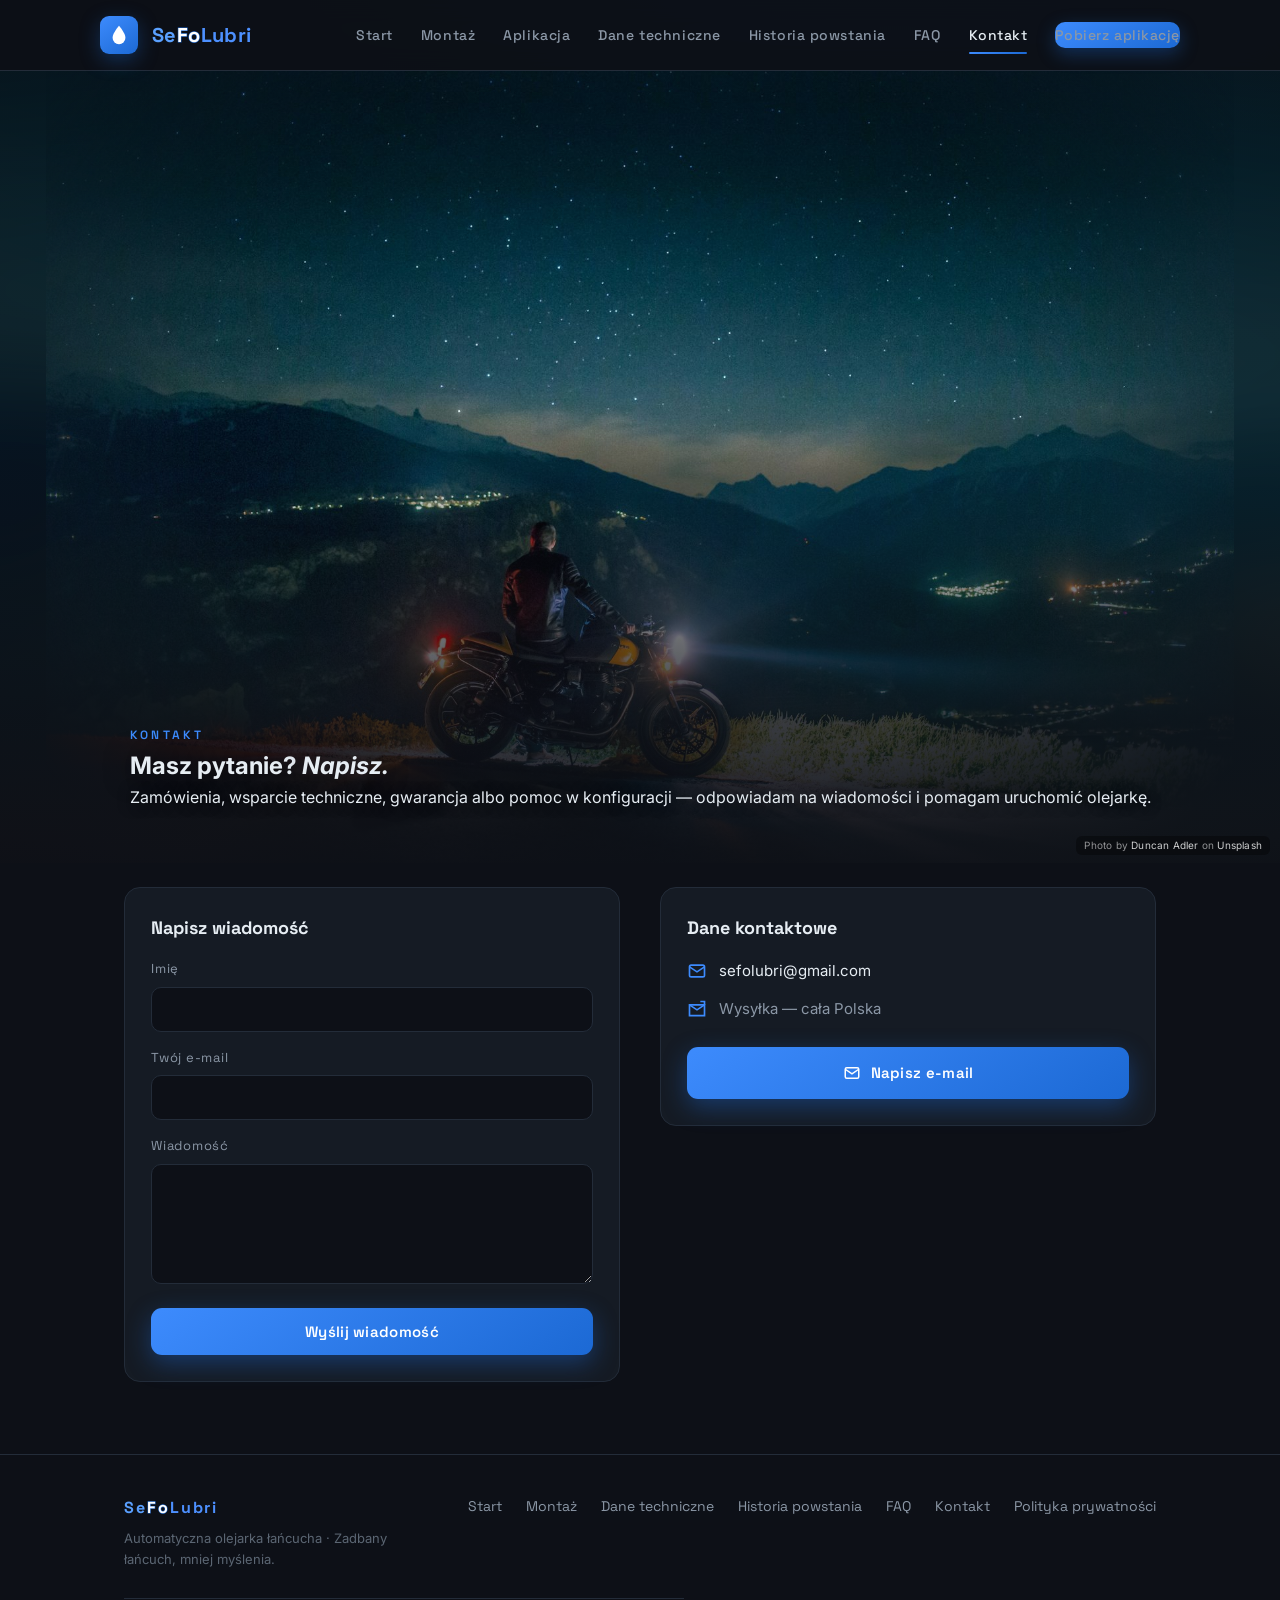
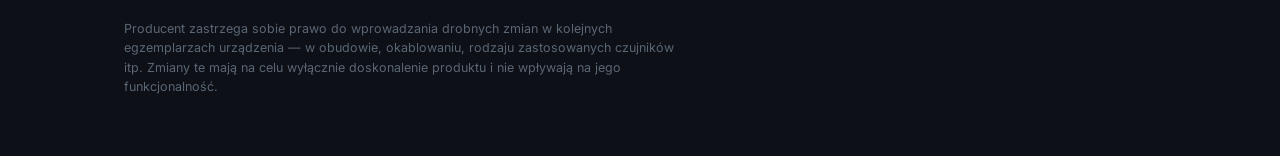
<file: kontakt.html>
<!DOCTYPE html>
<html lang="pl">
<head>
<meta charset="UTF-8">
<meta name="viewport" content="width=device-width, initial-scale=1.0">
<title>Kontakt — SeFoLubri</title>
<meta name="description" content="Skontaktuj się w sprawie olejarki SeFoLubri — zamówienia, wsparcie, gwarancja.">
<link rel="canonical" href="https://sefolubri.com/kontakt.html">
<meta property="og:type" content="website">
<meta property="og:site_name" content="SeFoLubri">
<meta property="og:locale" content="pl_PL">
<meta property="og:title" content="Kontakt — SeFoLubri">
<meta property="og:description" content="Skontaktuj się w sprawie olejarki SeFoLubri — zamówienia, wsparcie, gwarancja.">
<meta property="og:url" content="https://sefolubri.com/kontakt.html">
<meta property="og:image" content="https://sefolubri.com/hero-main.jpg">
<link rel="icon" type="image/svg+xml" href="favicon.svg">
<link rel="preconnect" href="https://fonts.googleapis.com">
<link rel="preconnect" href="https://fonts.gstatic.com" crossorigin>
<link href="https://fonts.googleapis.com/css2?family=Space+Grotesk:wght@400;500;600;700&family=Inter:wght@400;500;600&display=swap" rel="stylesheet">
<link rel="stylesheet" href="style.css">
</head>
<body>

<header>
  <div class="wrap nav">
    <a class="brand" href="index.html">
      <div class="brand-mark">
        <svg viewBox="0 0 24 24" fill="none"><path d="M12 2C12 2 5 10 5 15a7 7 0 0 0 14 0c0-5-7-13-7-13Z" fill="#fff"/></svg>
      </div>
      <div class="brand-name"><span class="bse">Se</span><span class="bfo">Fo</span><span class="blubri">Lubri</span></div>
    </a>
    <button class="nav-toggle" aria-label="Menu" onclick="document.getElementById('navlinks').classList.toggle('show')">
      <svg viewBox="0 0 24 24" fill="none" stroke-width="2"><path d="M4 6h16M4 12h16M4 18h16"/></svg>
    </button>
    <ul class="nav-links" id="navlinks">
      <li><a href="index.html">Start</a></li>
      <li><a href="montaz.html">Montaż</a></li>
      <li><a href="aplikacja.html">Aplikacja</a></li>
      <li><a href="dane.html">Dane techniczne</a></li>
      <li><a href="historia-powstania.html">Historia powstania</a></li>
      <li><a href="faq.html">FAQ</a></li>
      <li><a href="kontakt.html" class="active">Kontakt</a></li>
      <li><a href="https://drive.usercontent.google.com/download?id=1QvqHh__F5-ibLGWXdDCIIiWxTKz9BSBk&export=download&confirm=t" class="nav-cta">Pobierz aplikację</a></li>
    </ul>
  </div>
</header>

<section class="page-hero-vignette ph-kontakt-full ph-full">
  <div class="ph-bg-blur"></div>
  <div class="ph-bg"></div>
  <div class="ph-fade"></div>
  <div class="photo-credit">Photo by <a href="https://unsplash.com/@duncan2118?utm_source=unsplash&utm_medium=referral" target="_blank" rel="noopener">Duncan Adler</a> on <a href="https://unsplash.com/photos/man-siting-on-motorcycle-at-night-Got-SV5YRPg?utm_source=unsplash&utm_medium=referral" target="_blank" rel="noopener">Unsplash</a></div>
  <div class="wrap">
    <span class="mono-eyebrow">Kontakt</span>
    <h1>Masz pytanie? <em>Napisz.</em></h1>
    <p class="lead">Zamówienia, wsparcie techniczne, gwarancja albo pomoc w konfiguracji — odpowiadam na wiadomości i pomagam uruchomić olejarkę.</p>
  </div>
</section>

<section class="section" style="border-top:0; padding-top:24px">
  <div class="wrap">
    <div class="contact-grid">

      <div class="contact-card reveal">
        <h3>Napisz wiadomość</h3>
        <form action="https://formspree.io/f/xnjewrze" method="POST">
          <div class="field">
            <label for="name">Imię</label>
            <input type="text" id="name" name="name" required>
          </div>
          <div class="field">
            <label for="email">Twój e-mail</label>
            <input type="email" id="email" name="email" required>
          </div>
          <div class="field">
            <label for="msg">Wiadomość</label>
            <textarea id="msg" name="message" required></textarea>
          </div>
          <button type="submit" class="btn btn-primary" style="width:100%; justify-content:center">Wyślij wiadomość</button>
        </form>
      </div>

      <div class="contact-card reveal">
        <h3>Dane kontaktowe</h3>
        <div class="contact-line">
          <svg viewBox="0 0 24 24" fill="none" stroke-width="2"><rect x="3" y="5" width="18" height="14" rx="2"/><path d="m3 7 9 6 9-6"/></svg>
          <a href="mailto:sefolubri@gmail.com">sefolubri@gmail.com</a>
        </div>
        <div class="contact-line">
          <svg viewBox="0 0 24 24" fill="none" stroke-width="2"><path d="M3 7h18v13H3z"/><path d="M3 7l9 6 9-6"/><path d="M16 3h5v4"/></svg>
          <span>Wysyłka — cała Polska</span>
        </div>

        <div style="margin-top:26px">
          <a class="btn btn-primary" href="mailto:sefolubri@gmail.com" style="width:100%; justify-content:center">
            <svg viewBox="0 0 24 24" width="18" height="18" fill="none" stroke="#fff" stroke-width="2"><rect x="3" y="5" width="18" height="14" rx="2"/><path d="m3 7 9 6 9-6"/></svg>
            Napisz e-mail
          </a>
        </div>
      </div>

    </div>
  </div>
</section>

<footer>
  <div class="wrap">
    <div class="foot-row">
      <div class="foot-col">
        <div class="foot-brand"><span class="bse">Se</span><span class="bfo">Fo</span><span class="blubri">Lubri</span></div>
        <p>Automatyczna olejarka łańcucha · Zadbany łańcuch, mniej myślenia.</p>
      </div>
      <nav class="foot-nav">
        <a href="index.html">Start</a>
        <a href="montaz.html">Montaż</a>
        <a href="dane.html">Dane techniczne</a>
        <a href="historia-powstania.html">Historia powstania</a>
        <a href="faq.html">FAQ</a>
        <a href="kontakt.html">Kontakt</a>
        <a href="polityka-prywatnosci.html">Polityka prywatności</a>
      </nav>
    </div>
    <p class="foot-disclaimer">Producent zastrzega sobie prawo do wprowadzania drobnych zmian w kolejnych egzemplarzach urządzenia — w obudowie, okablowaniu, rodzaju zastosowanych czujników itp. Zmiany te mają na celu wyłącznie doskonalenie produktu i nie wpływają na jego funkcjonalność.</p>
  </div>
</footer>

<script>
  const io = new IntersectionObserver((entries)=>{
    entries.forEach(e=>{ if(e.isIntersecting){ e.target.classList.add('in'); io.unobserve(e.target); }});
  },{threshold:.12});
  document.querySelectorAll('.reveal').forEach(el=>io.observe(el));
</script>

</body>
</html>
</file>
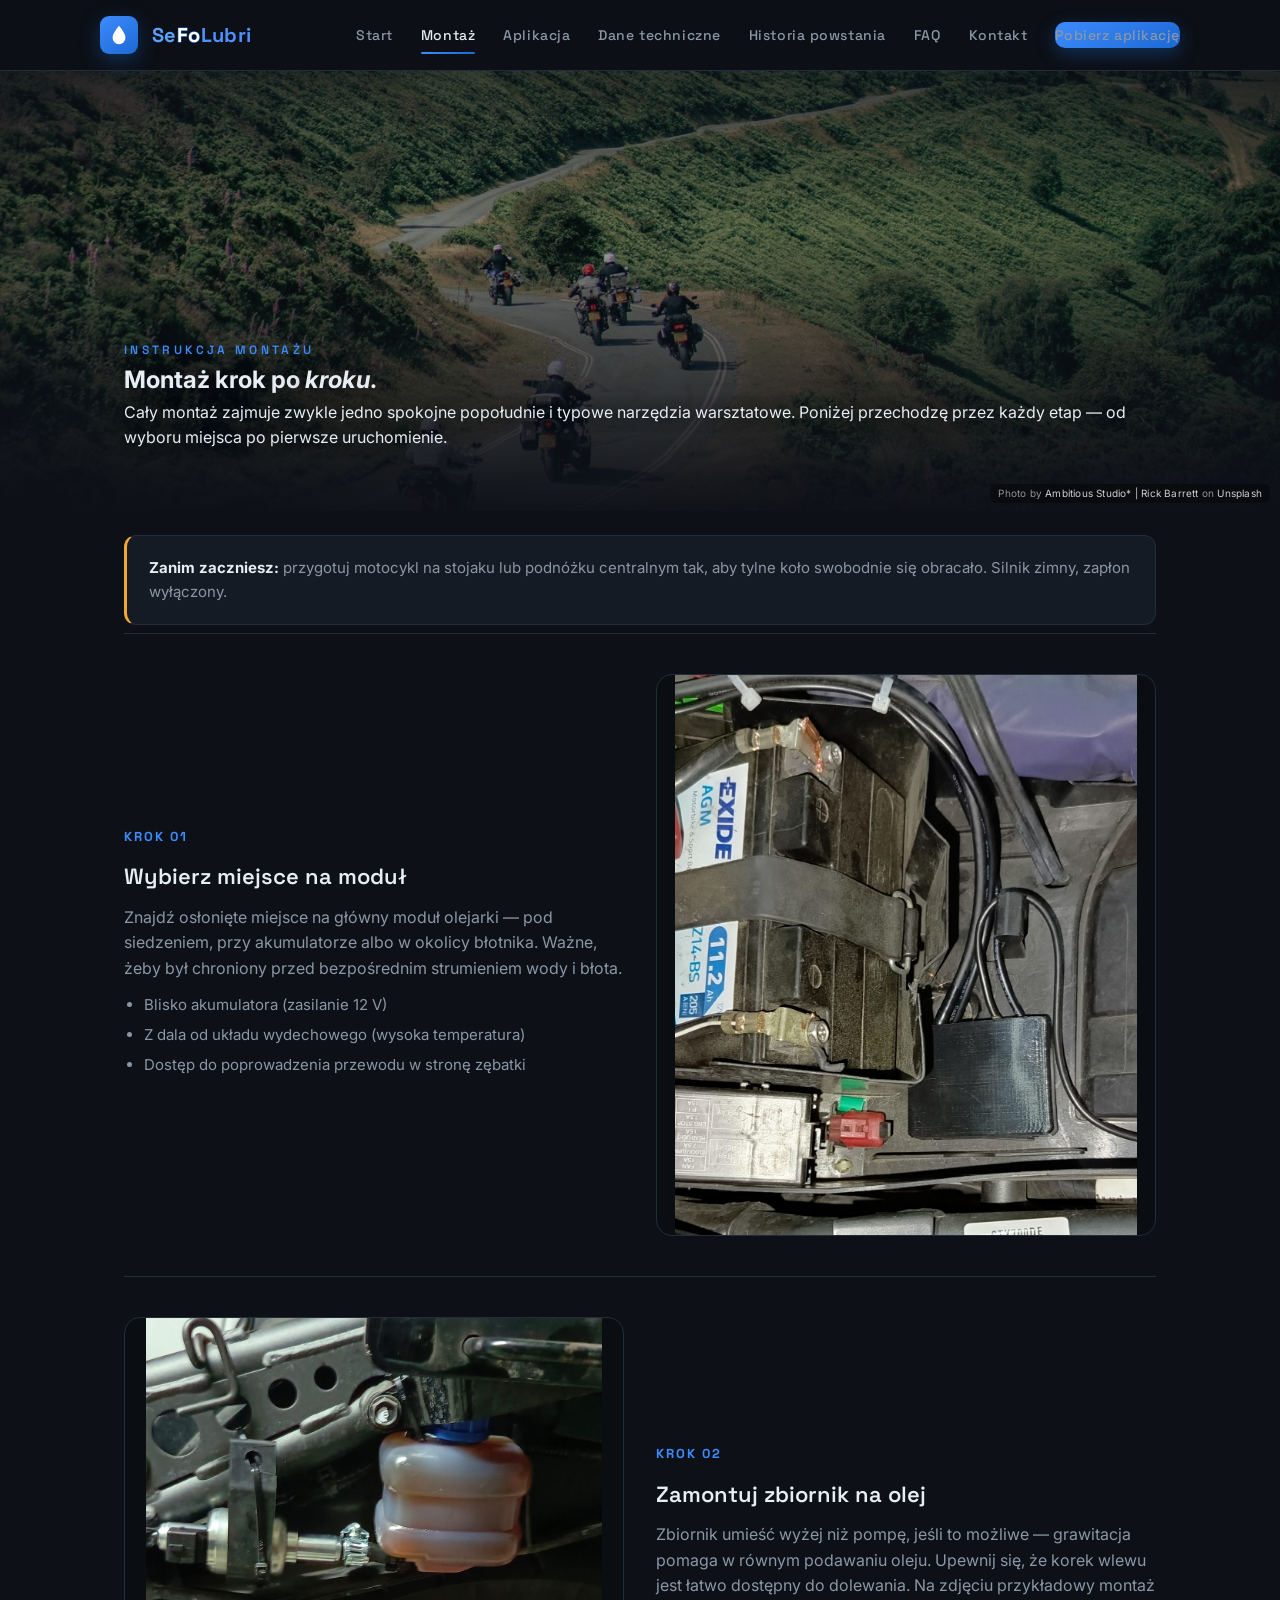
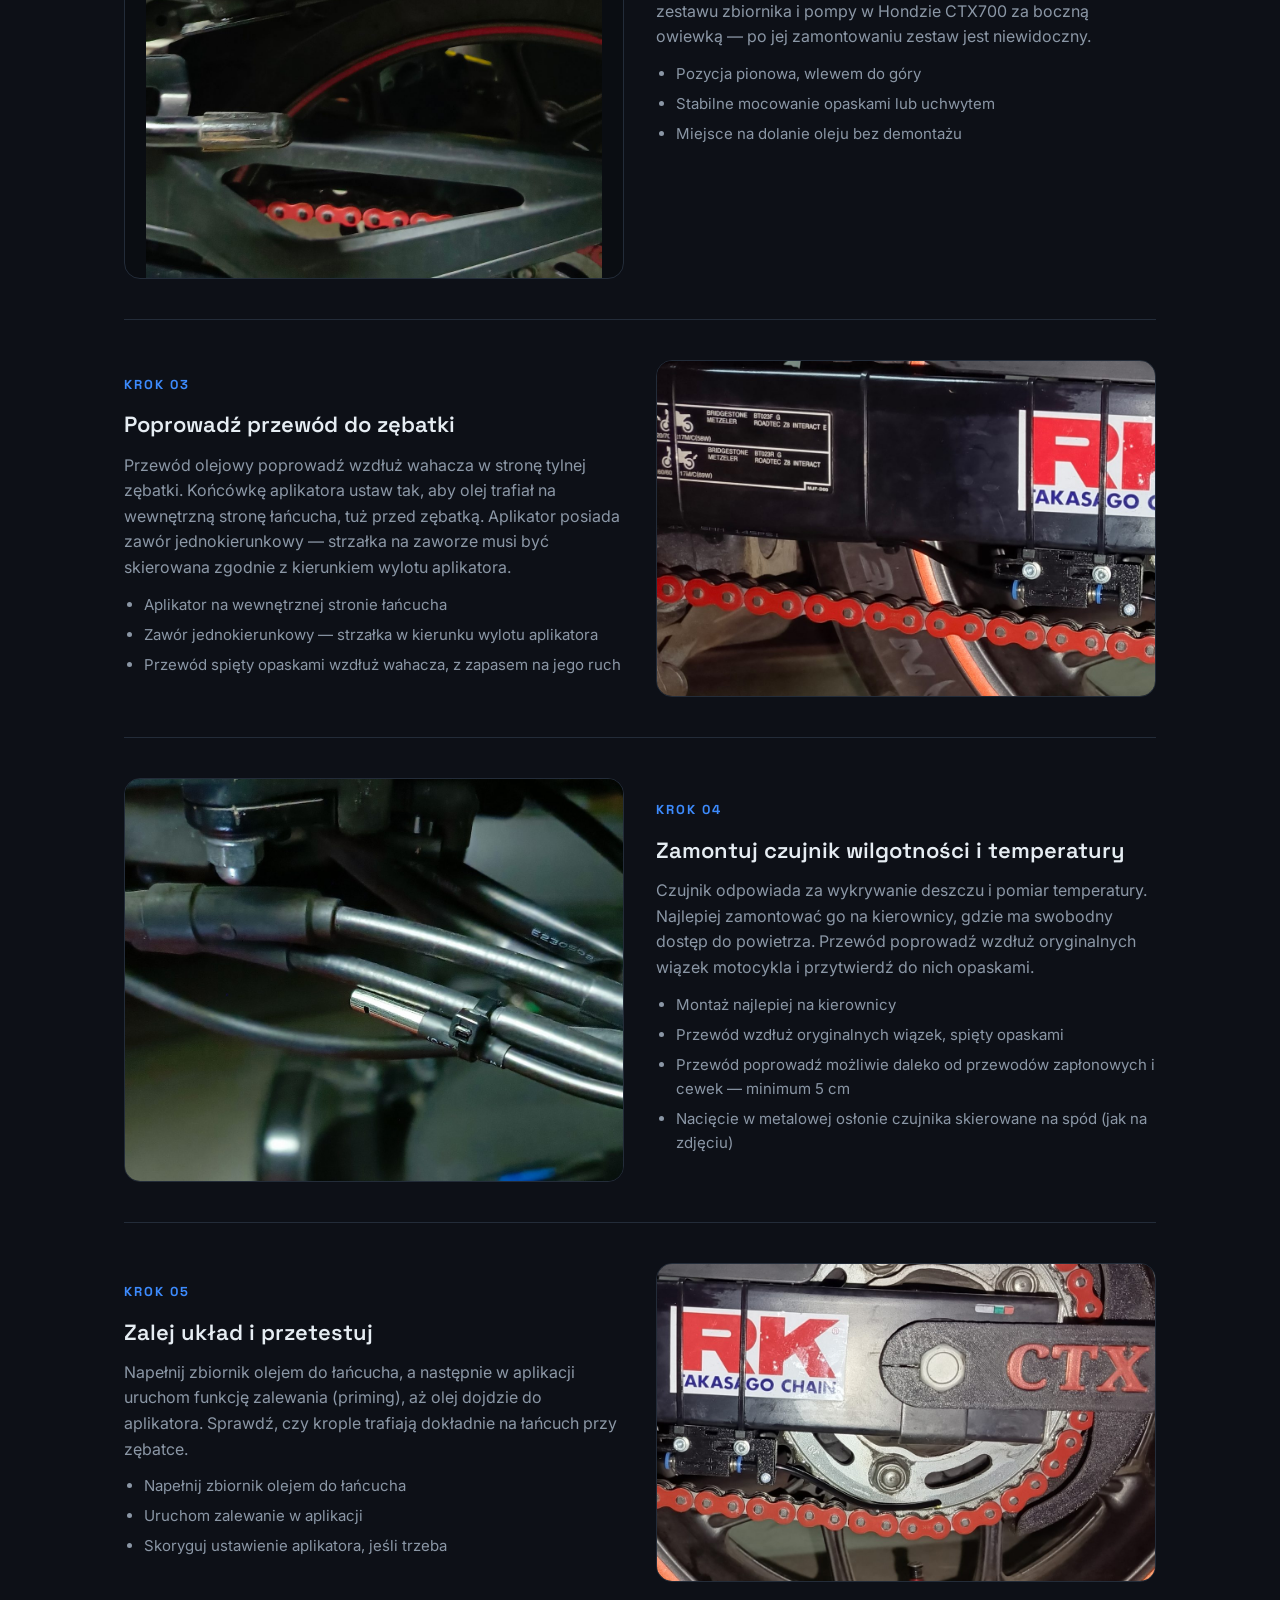
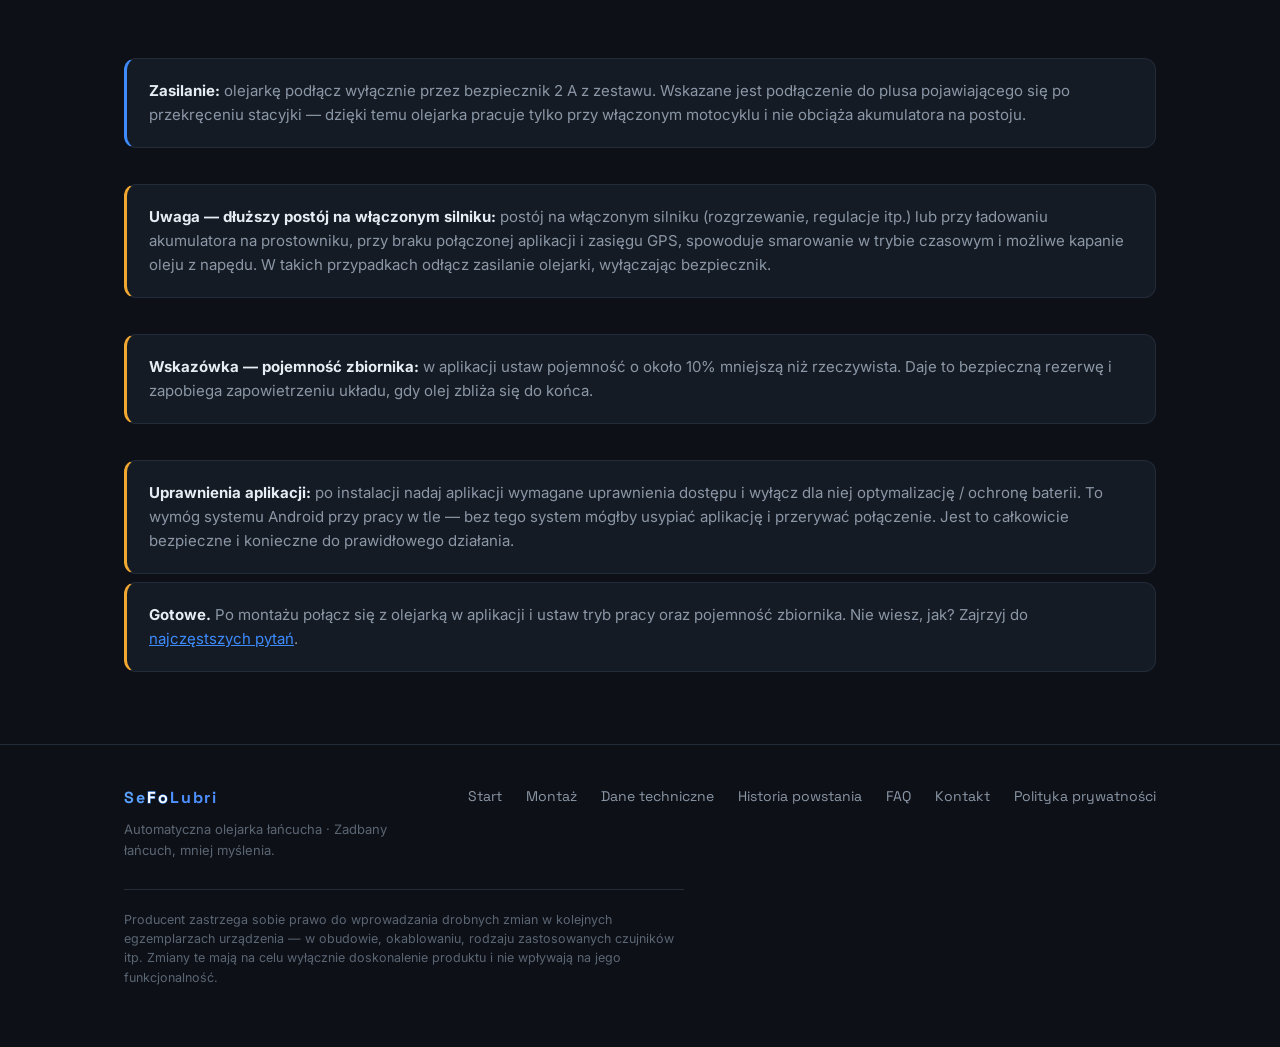
<file: montaz.html>
<!DOCTYPE html>
<html lang="pl">
<head>
<meta charset="UTF-8">
<meta name="viewport" content="width=device-width, initial-scale=1.0">
<title>Montaż — SeFoLubri</title>
<meta name="description" content="Instrukcja montażu automatycznej olejarki łańcucha SeFoLubri krok po kroku.">
<link rel="canonical" href="https://sefolubri.com/montaz.html">
<meta property="og:type" content="website">
<meta property="og:site_name" content="SeFoLubri">
<meta property="og:locale" content="pl_PL">
<meta property="og:title" content="Montaż — SeFoLubri">
<meta property="og:description" content="Instrukcja montażu automatycznej olejarki łańcucha SeFoLubri krok po kroku.">
<meta property="og:url" content="https://sefolubri.com/montaz.html">
<meta property="og:image" content="https://sefolubri.com/hero-main.jpg">
<link rel="icon" type="image/svg+xml" href="favicon.svg">
<link rel="preconnect" href="https://fonts.googleapis.com">
<link rel="preconnect" href="https://fonts.gstatic.com" crossorigin>
<link href="https://fonts.googleapis.com/css2?family=Space+Grotesk:wght@400;500;600;700&family=Inter:wght@400;500;600&display=swap" rel="stylesheet">
<link rel="stylesheet" href="style.css">
</head>
<body>

<header>
  <div class="wrap nav">
    <a class="brand" href="index.html">
      <div class="brand-mark">
        <svg viewBox="0 0 24 24" fill="none"><path d="M12 2C12 2 5 10 5 15a7 7 0 0 0 14 0c0-5-7-13-7-13Z" fill="#fff"/></svg>
      </div>
      <div class="brand-name"><span class="bse">Se</span><span class="bfo">Fo</span><span class="blubri">Lubri</span></div>
    </a>
    <button class="nav-toggle" aria-label="Menu" onclick="document.getElementById('navlinks').classList.toggle('show')">
      <svg viewBox="0 0 24 24" fill="none" stroke-width="2"><path d="M4 6h16M4 12h16M4 18h16"/></svg>
    </button>
    <ul class="nav-links" id="navlinks">
      <li><a href="index.html">Start</a></li>
      <li><a href="montaz.html" class="active">Montaż</a></li>
      <li><a href="aplikacja.html">Aplikacja</a></li>
      <li><a href="dane.html">Dane techniczne</a></li>
      <li><a href="historia-powstania.html">Historia powstania</a></li>
      <li><a href="faq.html">FAQ</a></li>
      <li><a href="kontakt.html">Kontakt</a></li>
      <li><a href="https://drive.usercontent.google.com/download?id=1QvqHh__F5-ibLGWXdDCIIiWxTKz9BSBk&export=download&confirm=t" class="nav-cta">Pobierz aplikację</a></li>
    </ul>
  </div>
</header>

<section class="page-hero-vignette ph-montaz">
  <div class="ph-bg"></div>
  <div class="ph-fade"></div>
  <div class="photo-credit">Photo by <a href="https://unsplash.com/@weareambitious?utm_source=unsplash&utm_medium=referral" target="_blank" rel="noopener">Ambitious Studio* | Rick Barrett</a> on <a href="https://unsplash.com/photos/a-group-of-people-riding-motorcycles-down-a-curvy-road-0IufleV_Uvw?utm_source=unsplash&utm_medium=referral" target="_blank" rel="noopener">Unsplash</a></div>
  <div class="wrap">
    <span class="mono-eyebrow">Instrukcja montażu</span>
    <h1>Montaż krok po <em>kroku</em>.</h1>
    <p class="lead">Cały montaż zajmuje zwykle jedno spokojne popołudnie i typowe narzędzia warsztatowe. Poniżej przechodzę przez każdy etap — od wyboru miejsca po pierwsze uruchomienie.</p>
  </div>
</section>

<section class="section" style="border-top:0; padding-top:24px">
  <div class="wrap">

    <div class="note" style="margin-top:0; margin-bottom:8px">
      <b>Zanim zaczniesz:</b> przygotuj motocykl na stojaku lub podnóżku centralnym tak, aby tylne koło swobodnie się obracało. Silnik zimny, zapłon wyłączony.
    </div>

    <div class="install-step reveal">
      <div class="install-body">
        <div class="install-num">Krok 01</div>
        <h3>Wybierz miejsce na moduł</h3>
        <p>Znajdź osłonięte miejsce na główny moduł olejarki — pod siedzeniem, przy akumulatorze albo w okolicy błotnika. Ważne, żeby był chroniony przed bezpośrednim strumieniem wody i błota.</p>
        <ul>
          <li>Blisko akumulatora (zasilanie 12 V)</li>
          <li>Z dala od układu wydechowego (wysoka temperatura)</li>
          <li>Dostęp do poprowadzenia przewodu w stronę zębatki</li>
        </ul>
      </div>
      <div class="install-media">
        <div class="photo-slot"><img src="m1-modul.jpg" alt="Moduł olejarki zamontowany pod siedzeniem w przestrzeni akumulatora"></div>
      </div>
    </div>

    <div class="install-step reverse reveal">
      <div class="install-body">
        <div class="install-num">Krok 02</div>
        <h3>Zamontuj zbiornik na olej</h3>
        <p>Zbiornik umieść wyżej niż pompę, jeśli to możliwe — grawitacja pomaga w równym podawaniu oleju. Upewnij się, że korek wlewu jest łatwo dostępny do dolewania. Na zdjęciu przykładowy montaż zestawu zbiornika i pompy w Hondzie CTX700 za boczną owiewką — po jej zamontowaniu zestaw jest niewidoczny.</p>
        <ul>
          <li>Pozycja pionowa, wlewem do góry</li>
          <li>Stabilne mocowanie opaskami lub uchwytem</li>
          <li>Miejsce na dolanie oleju bez demontażu</li>
        </ul>
      </div>
      <div class="install-media">
        <div class="photo-slot"><img src="m2-zbiornik.jpg" alt="Zbiornik i pompa zamontowane w Hondzie CTX700 za boczną owiewką"></div>
      </div>
    </div>

    <div class="install-step reveal">
      <div class="install-body">
        <div class="install-num">Krok 03</div>
        <h3>Poprowadź przewód do zębatki</h3>
        <p>Przewód olejowy poprowadź wzdłuż wahacza w stronę tylnej zębatki. Końcówkę aplikatora ustaw tak, aby olej trafiał na wewnętrzną stronę łańcucha, tuż przed zębatką. Aplikator posiada zawór jednokierunkowy — strzałka na zaworze musi być skierowana zgodnie z kierunkiem wylotu aplikatora.</p>
        <ul>
          <li>Aplikator na wewnętrznej stronie łańcucha</li>
          <li>Zawór jednokierunkowy — strzałka w kierunku wylotu aplikatora</li>
          <li>Przewód spięty opaskami wzdłuż wahacza, z zapasem na jego ruch</li>
        </ul>
      </div>
      <div class="install-media">
        <div class="photo-slot"><img src="m3-aplikator.jpg" alt="Aplikator z zaworem jednokierunkowym przy łańcuchu"></div>
      </div>
    </div>

    <div class="install-step reverse reveal">
      <div class="install-body">
        <div class="install-num">Krok 04</div>
        <h3>Zamontuj czujnik wilgotności i temperatury</h3>
        <p>Czujnik odpowiada za wykrywanie deszczu i pomiar temperatury. Najlepiej zamontować go na kierownicy, gdzie ma swobodny dostęp do powietrza. Przewód poprowadź wzdłuż oryginalnych wiązek motocykla i przytwierdź do nich opaskami.</p>
        <ul>
          <li>Montaż najlepiej na kierownicy</li>
          <li>Przewód wzdłuż oryginalnych wiązek, spięty opaskami</li>
          <li>Przewód poprowadź możliwie daleko od przewodów zapłonowych i cewek — minimum 5 cm</li>
          <li>Nacięcie w metalowej osłonie czujnika skierowane na spód (jak na zdjęciu)</li>
        </ul>
      </div>
      <div class="install-media">
        <div class="photo-slot"><img src="m4-czujnik.jpg" alt="Czujnik wilgotności i temperatury zamontowany z nacięciem osłony skierowanym na spód"></div>
      </div>
    </div>

    <div class="install-step reveal">
      <div class="install-body">
        <div class="install-num">Krok 05</div>
        <h3>Zalej układ i przetestuj</h3>
        <p>Napełnij zbiornik olejem do łańcucha, a następnie w aplikacji uruchom funkcję zalewania (priming), aż olej dojdzie do aplikatora. Sprawdź, czy krople trafiają dokładnie na łańcuch przy zębatce.</p>
        <ul>
          <li>Napełnij zbiornik olejem do łańcucha</li>
          <li>Uruchom zalewanie w aplikacji</li>
          <li>Skoryguj ustawienie aplikatora, jeśli trzeba</li>
        </ul>
      </div>
      <div class="install-media">
        <div class="photo-slot"><img src="m5-zebatka.jpg" alt="Zamontowany aplikator przy tylnej zębatce podczas testu"></div>
      </div>
    </div>

    <div class="note" style="border-left-color:var(--blue)">
      <b>Zasilanie:</b> olejarkę podłącz wyłącznie przez bezpiecznik 2 A z zestawu. Wskazane jest podłączenie do plusa pojawiającego się po przekręceniu stacyjki — dzięki temu olejarka pracuje tylko przy włączonym motocyklu i nie obciąża akumulatora na postoju.
    </div>

    <div class="note" style="border-left-color:var(--amber)">
      <b>Uwaga — dłuższy postój na włączonym silniku:</b> postój na włączonym silniku (rozgrzewanie, regulacje itp.) lub przy ładowaniu akumulatora na prostowniku, przy braku połączonej aplikacji i zasięgu GPS, spowoduje smarowanie w trybie czasowym i możliwe kapanie oleju z napędu. W takich przypadkach odłącz zasilanie olejarki, wyłączając bezpiecznik.
    </div>

    <div class="note">
      <b>Wskazówka — pojemność zbiornika:</b> w aplikacji ustaw pojemność o około 10% mniejszą niż rzeczywista. Daje to bezpieczną rezerwę i zapobiega zapowietrzeniu układu, gdy olej zbliża się do końca.
    </div>

    <div class="note" style="border-left-color:var(--amber)">
      <b>Uprawnienia aplikacji:</b> po instalacji nadaj aplikacji wymagane uprawnienia dostępu i wyłącz dla niej optymalizację / ochronę baterii. To wymóg systemu Android przy pracy w tle — bez tego system mógłby usypiać aplikację i przerywać połączenie. Jest to całkowicie bezpieczne i konieczne do prawidłowego działania.
    </div>

    <div class="note" style="margin-top:8px">
      <b>Gotowe.</b> Po montażu połącz się z olejarką w aplikacji i ustaw tryb pracy oraz pojemność zbiornika. Nie wiesz, jak? Zajrzyj do <a href="faq.html" style="color:var(--blue)">najczęstszych pytań</a>.
    </div>

  </div>
</section>

<footer>
  <div class="wrap">
    <div class="foot-row">
      <div class="foot-col">
        <div class="foot-brand"><span class="bse">Se</span><span class="bfo">Fo</span><span class="blubri">Lubri</span></div>
        <p>Automatyczna olejarka łańcucha · Zadbany łańcuch, mniej myślenia.</p>
      </div>
      <nav class="foot-nav">
        <a href="index.html">Start</a>
        <a href="montaz.html">Montaż</a>
        <a href="dane.html">Dane techniczne</a>
        <a href="historia-powstania.html">Historia powstania</a>
        <a href="faq.html">FAQ</a>
        <a href="kontakt.html">Kontakt</a>
        <a href="polityka-prywatnosci.html">Polityka prywatności</a>
      </nav>
    </div>
    <p class="foot-disclaimer">Producent zastrzega sobie prawo do wprowadzania drobnych zmian w kolejnych egzemplarzach urządzenia — w obudowie, okablowaniu, rodzaju zastosowanych czujników itp. Zmiany te mają na celu wyłącznie doskonalenie produktu i nie wpływają na jego funkcjonalność.</p>
  </div>
</footer>

<script>
  const io = new IntersectionObserver((entries)=>{
    entries.forEach(e=>{ if(e.isIntersecting){ e.target.classList.add('in'); io.unobserve(e.target); }});
  },{threshold:.12});
  document.querySelectorAll('.reveal').forEach(el=>io.observe(el));
</script>

</body>
</html>
</file>
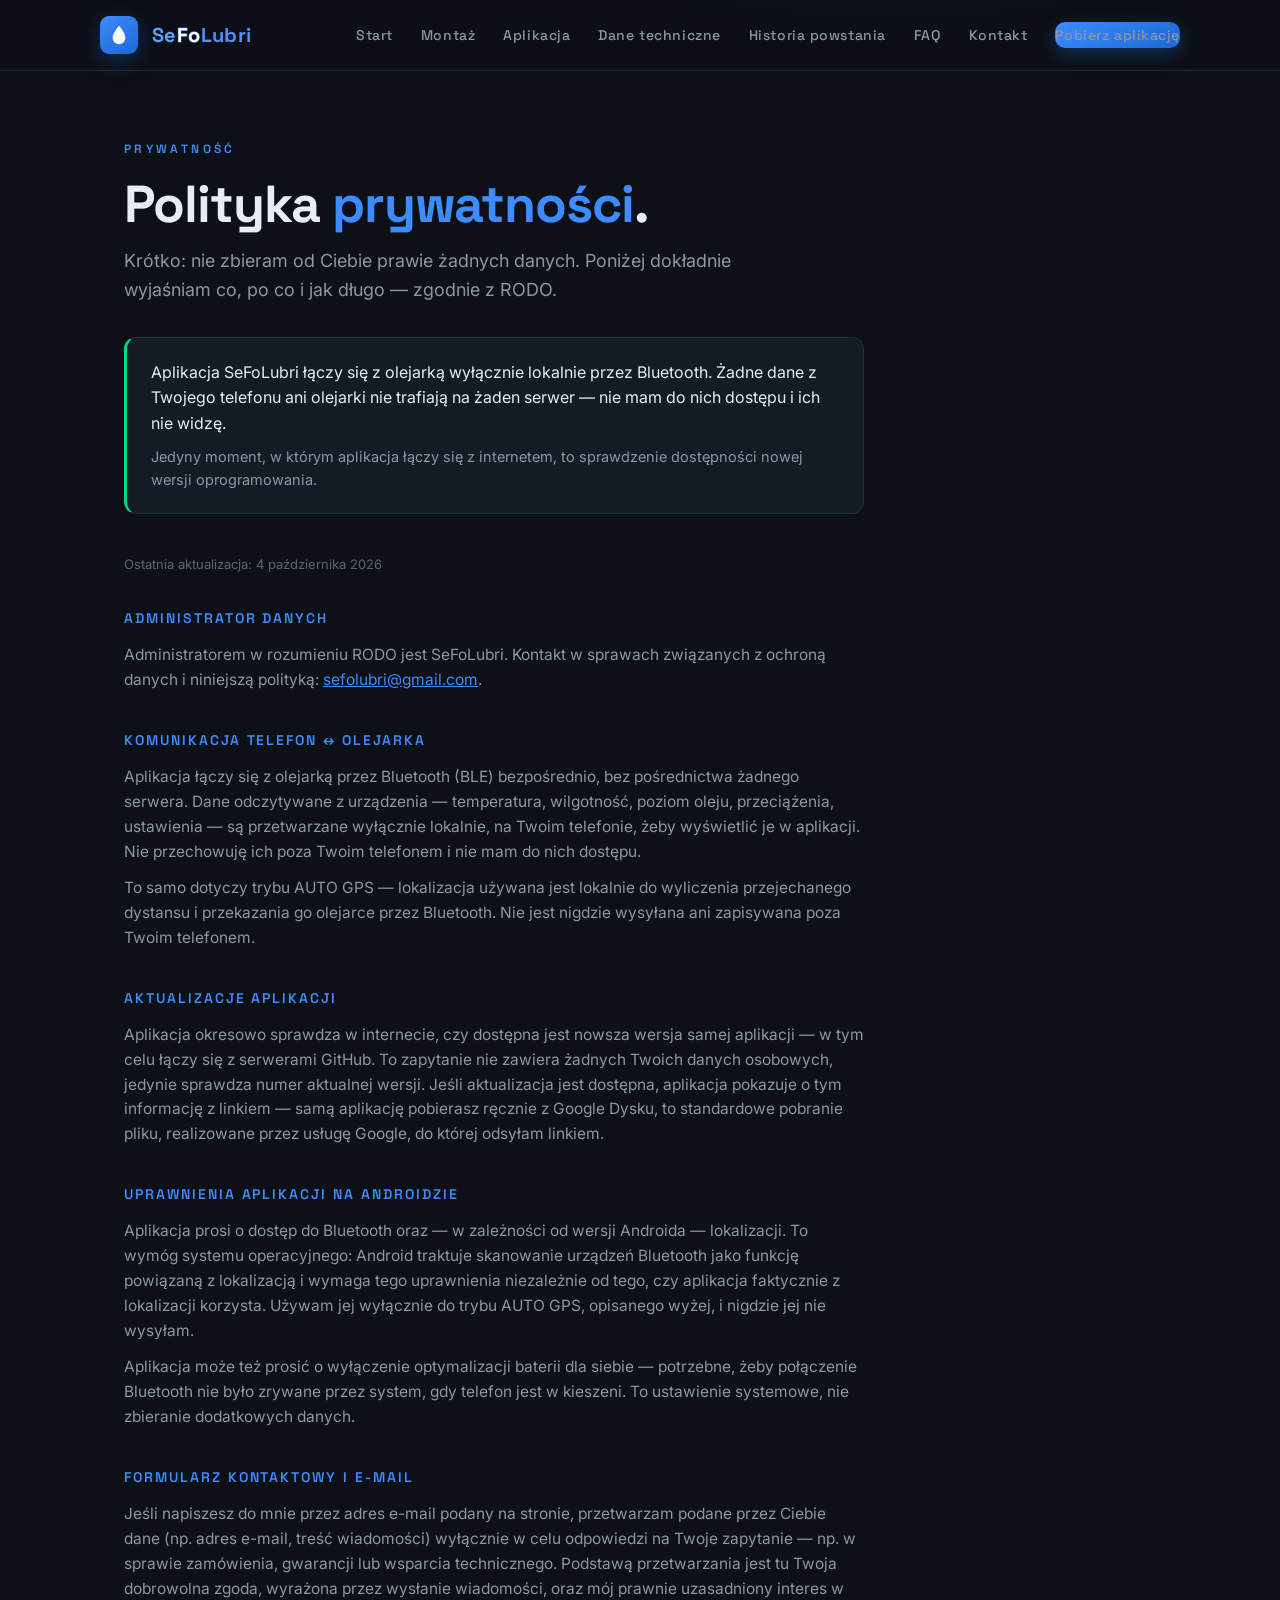
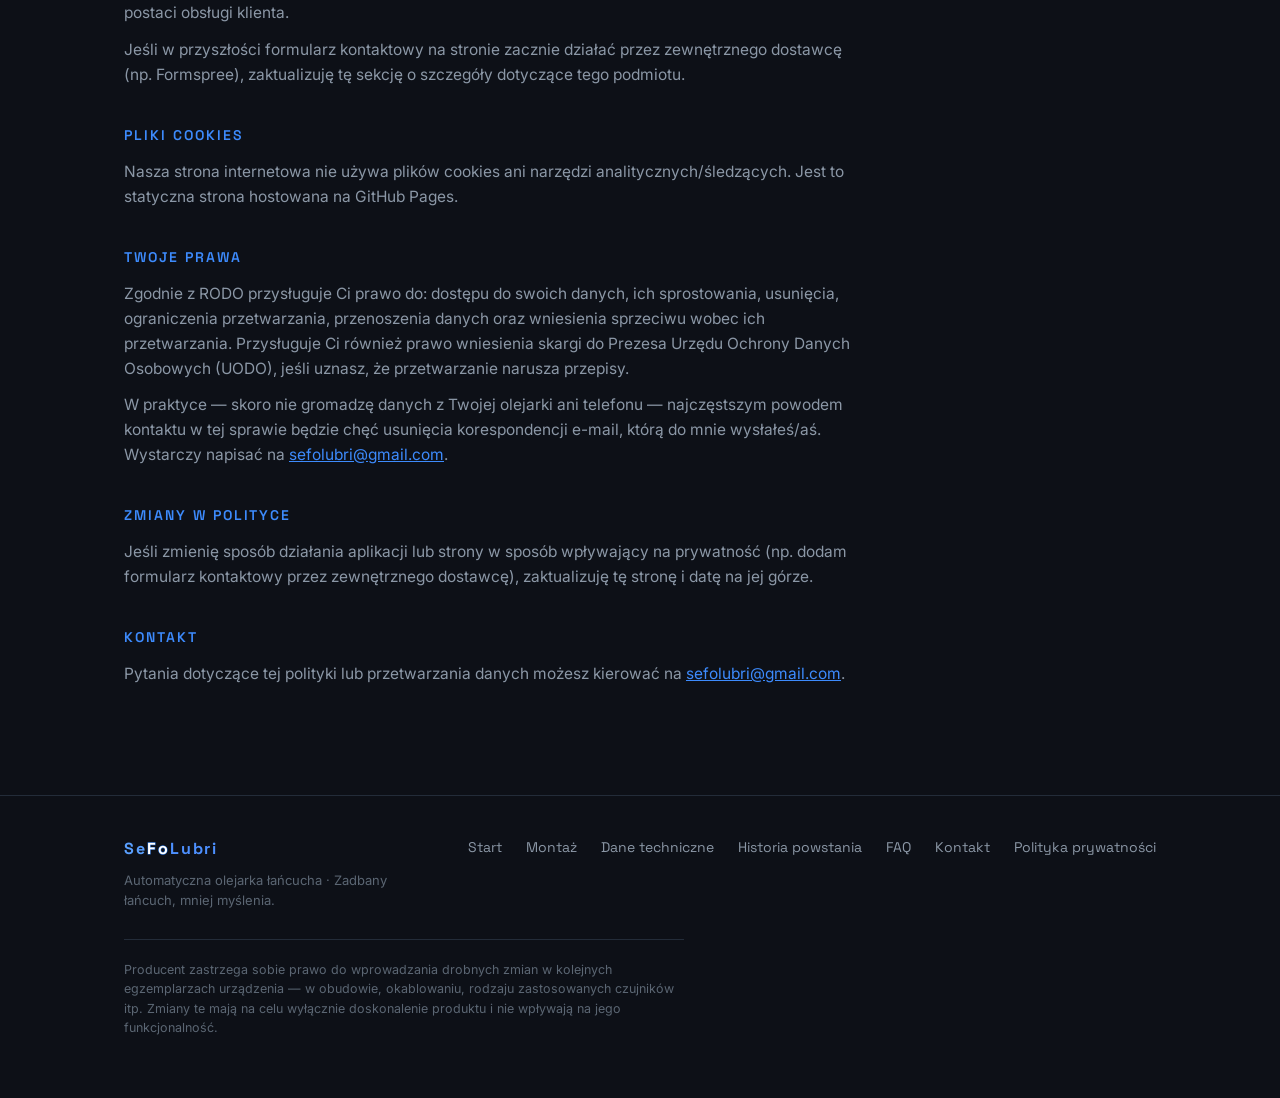
<file: polityka-prywatnosci.html>
<!DOCTYPE html>
<html lang="pl">
<head>
<meta charset="UTF-8">
<meta name="viewport" content="width=device-width, initial-scale=1.0">
<title>Polityka prywatności — SeFoLubri</title>
<meta name="description" content="Polityka prywatności automatycznej olejarki łańcucha SeFoLubri i aplikacji mobilnej.">
<link rel="canonical" href="https://sefolubri.com/polityka-prywatnosci.html">
<meta property="og:type" content="website">
<meta property="og:site_name" content="SeFoLubri">
<meta property="og:locale" content="pl_PL">
<meta property="og:title" content="Polityka prywatności — SeFoLubri">
<meta property="og:description" content="Polityka prywatności automatycznej olejarki łańcucha SeFoLubri i aplikacji mobilnej.">
<meta property="og:url" content="https://sefolubri.com/polityka-prywatnosci.html">
<meta property="og:image" content="https://sefolubri.com/hero-main.jpg">
<link rel="icon" type="image/svg+xml" href="favicon.svg">
<link rel="preconnect" href="https://fonts.googleapis.com">
<link rel="preconnect" href="https://fonts.gstatic.com" crossorigin>
<link href="https://fonts.googleapis.com/css2?family=Space+Grotesk:wght@400;500;600;700&family=Inter:wght@400;500;600&display=swap" rel="stylesheet">
<link rel="stylesheet" href="style.css">
</head>
<body>

<header>
  <div class="wrap nav">
    <a class="brand" href="index.html">
      <div class="brand-mark">
        <svg viewBox="0 0 24 24" fill="none"><path d="M12 2C12 2 5 10 5 15a7 7 0 0 0 14 0c0-5-7-13-7-13Z" fill="#fff"/></svg>
      </div>
      <div class="brand-name"><span class="bse">Se</span><span class="bfo">Fo</span><span class="blubri">Lubri</span></div>
    </a>
    <button class="nav-toggle" aria-label="Menu" onclick="document.getElementById('navlinks').classList.toggle('show')">
      <svg viewBox="0 0 24 24" fill="none" stroke-width="2"><path d="M4 6h16M4 12h16M4 18h16"/></svg>
    </button>
    <ul class="nav-links" id="navlinks">
      <li><a href="index.html">Start</a></li>
      <li><a href="montaz.html">Montaż</a></li>
      <li><a href="aplikacja.html">Aplikacja</a></li>
      <li><a href="dane.html">Dane techniczne</a></li>
      <li><a href="historia-powstania.html">Historia powstania</a></li>
      <li><a href="faq.html">FAQ</a></li>
      <li><a href="kontakt.html">Kontakt</a></li>
      <li><a href="https://drive.usercontent.google.com/download?id=1QvqHh__F5-ibLGWXdDCIIiWxTKz9BSBk&export=download&confirm=t" class="nav-cta">Pobierz aplikację</a></li>
    </ul>
  </div>
</header>

<section class="page-hero">
  <div class="wrap">
    <span class="mono-eyebrow">Prywatność</span>
    <h1>Polityka <em>prywatności</em>.</h1>
    <p class="lead">Krótko: nie zbieram od Ciebie prawie żadnych danych. Poniżej dokładnie wyjaśniam co, po co i jak długo — zgodnie z RODO.</p>
  </div>
</section>

<section class="section" style="border-top:0; padding-top:24px">
  <div class="wrap">
    <div class="legal">

      <div class="legal-summary">
        <p>Aplikacja SeFoLubri łączy się z olejarką wyłącznie lokalnie przez Bluetooth. Żadne dane z Twojego telefonu ani olejarki nie trafiają na żaden serwer — nie mam do nich dostępu i ich nie widzę.</p>
        <p>Jedyny moment, w którym aplikacja łączy się z internetem, to sprawdzenie dostępności nowej wersji oprogramowania.</p>
      </div>

      <p class="legal-updated">Ostatnia aktualizacja: 4 października 2026</p>

      <div class="legal-block">
        <h3>Administrator danych</h3>
        <p>Administratorem w rozumieniu RODO jest SeFoLubri. Kontakt w sprawach związanych z ochroną danych i niniejszą polityką: <a href="mailto:sefolubri@gmail.com">sefolubri@gmail.com</a>.</p>
      </div>

      <div class="legal-block">
        <h3>Komunikacja telefon ↔ olejarka</h3>
        <p>Aplikacja łączy się z olejarką przez Bluetooth (BLE) bezpośrednio, bez pośrednictwa żadnego serwera. Dane odczytywane z urządzenia — temperatura, wilgotność, poziom oleju, przeciążenia, ustawienia — są przetwarzane wyłącznie lokalnie, na Twoim telefonie, żeby wyświetlić je w aplikacji. Nie przechowuję ich poza Twoim telefonem i nie mam do nich dostępu.</p>
        <p>To samo dotyczy trybu AUTO GPS — lokalizacja używana jest lokalnie do wyliczenia przejechanego dystansu i przekazania go olejarce przez Bluetooth. Nie jest nigdzie wysyłana ani zapisywana poza Twoim telefonem.</p>
      </div>

      <div class="legal-block">
        <h3>Aktualizacje aplikacji</h3>
        <p>Aplikacja okresowo sprawdza w internecie, czy dostępna jest nowsza wersja samej aplikacji — w tym celu łączy się z serwerami GitHub. To zapytanie nie zawiera żadnych Twoich danych osobowych, jedynie sprawdza numer aktualnej wersji. Jeśli aktualizacja jest dostępna, aplikacja pokazuje o tym informację z linkiem — samą aplikację pobierasz ręcznie z Google Dysku, to standardowe pobranie pliku, realizowane przez usługę Google, do której odsyłam linkiem.</p>
      </div>

      <div class="legal-block">
        <h3>Uprawnienia aplikacji na Androidzie</h3>
        <p>Aplikacja prosi o dostęp do Bluetooth oraz — w zależności od wersji Androida — lokalizacji. To wymóg systemu operacyjnego: Android traktuje skanowanie urządzeń Bluetooth jako funkcję powiązaną z lokalizacją i wymaga tego uprawnienia niezależnie od tego, czy aplikacja faktycznie z lokalizacji korzysta. Używam jej wyłącznie do trybu AUTO GPS, opisanego wyżej, i nigdzie jej nie wysyłam.</p>
        <p>Aplikacja może też prosić o wyłączenie optymalizacji baterii dla siebie — potrzebne, żeby połączenie Bluetooth nie było zrywane przez system, gdy telefon jest w kieszeni. To ustawienie systemowe, nie zbieranie dodatkowych danych.</p>
      </div>

      <div class="legal-block">
        <h3>Formularz kontaktowy i e-mail</h3>
        <p>Jeśli napiszesz do mnie przez adres e-mail podany na stronie, przetwarzam podane przez Ciebie dane (np. adres e-mail, treść wiadomości) wyłącznie w celu odpowiedzi na Twoje zapytanie — np. w sprawie zamówienia, gwarancji lub wsparcia technicznego. Podstawą przetwarzania jest tu Twoja dobrowolna zgoda, wyrażona przez wysłanie wiadomości, oraz mój prawnie uzasadniony interes w postaci obsługi klienta.</p>
        <p>Jeśli w przyszłości formularz kontaktowy na stronie zacznie działać przez zewnętrznego dostawcę (np. Formspree), zaktualizuję tę sekcję o szczegóły dotyczące tego podmiotu.</p>
      </div>

      <div class="legal-block">
        <h3>Pliki cookies</h3>
        <p>Nasza strona internetowa nie używa plików cookies ani narzędzi analitycznych/śledzących. Jest to statyczna strona hostowana na GitHub Pages.</p>
      </div>

      <div class="legal-block">
        <h3>Twoje prawa</h3>
        <p>Zgodnie z RODO przysługuje Ci prawo do: dostępu do swoich danych, ich sprostowania, usunięcia, ograniczenia przetwarzania, przenoszenia danych oraz wniesienia sprzeciwu wobec ich przetwarzania. Przysługuje Ci również prawo wniesienia skargi do Prezesa Urzędu Ochrony Danych Osobowych (UODO), jeśli uznasz, że przetwarzanie narusza przepisy.</p>
        <p>W praktyce — skoro nie gromadzę danych z Twojej olejarki ani telefonu — najczęstszym powodem kontaktu w tej sprawie będzie chęć usunięcia korespondencji e-mail, którą do mnie wysłałeś/aś. Wystarczy napisać na <a href="mailto:sefolubri@gmail.com">sefolubri@gmail.com</a>.</p>
      </div>

      <div class="legal-block">
        <h3>Zmiany w polityce</h3>
        <p>Jeśli zmienię sposób działania aplikacji lub strony w sposób wpływający na prywatność (np. dodam formularz kontaktowy przez zewnętrznego dostawcę), zaktualizuję tę stronę i datę na jej górze.</p>
      </div>

      <div class="legal-block">
        <h3>Kontakt</h3>
        <p>Pytania dotyczące tej polityki lub przetwarzania danych możesz kierować na <a href="mailto:sefolubri@gmail.com">sefolubri@gmail.com</a>.</p>
      </div>

    </div>
  </div>
</section>

<footer>
  <div class="wrap">
    <div class="foot-row">
      <div class="foot-col">
        <div class="foot-brand"><span class="bse">Se</span><span class="bfo">Fo</span><span class="blubri">Lubri</span></div>
        <p>Automatyczna olejarka łańcucha · Zadbany łańcuch, mniej myślenia.</p>
      </div>
      <nav class="foot-nav">
        <a href="index.html">Start</a>
        <a href="montaz.html">Montaż</a>
        <a href="dane.html">Dane techniczne</a>
        <a href="historia-powstania.html">Historia powstania</a>
        <a href="faq.html">FAQ</a>
        <a href="kontakt.html">Kontakt</a>
        <a href="polityka-prywatnosci.html">Polityka prywatności</a>
      </nav>
    </div>
    <p class="foot-disclaimer">Producent zastrzega sobie prawo do wprowadzania drobnych zmian w kolejnych egzemplarzach urządzenia — w obudowie, okablowaniu, rodzaju zastosowanych czujników itp. Zmiany te mają na celu wyłącznie doskonalenie produktu i nie wpływają na jego funkcjonalność.</p>
  </div>
</footer>

</body>
</html>
</file>
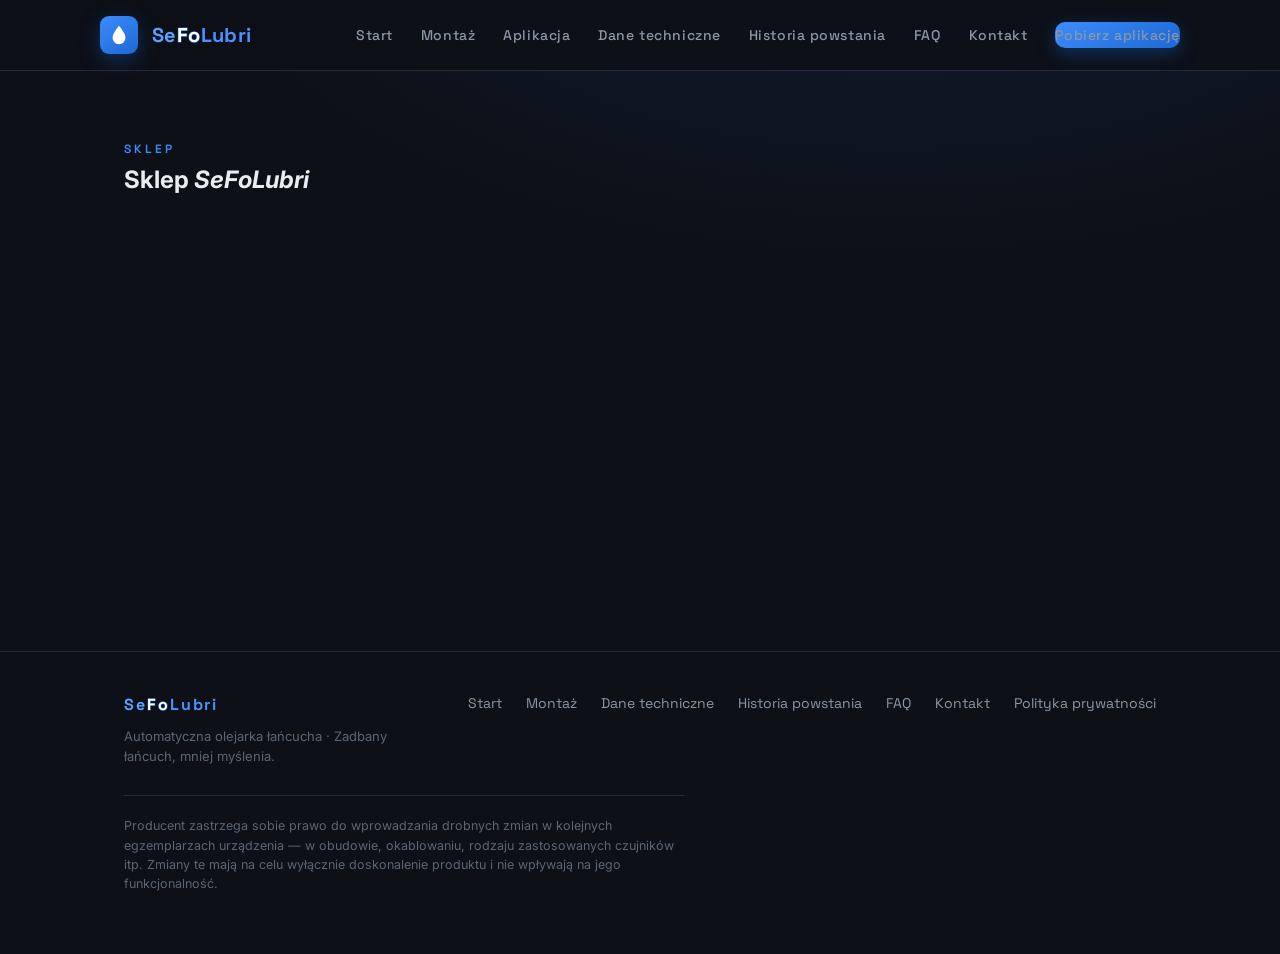
<file: sklep.html>
<!DOCTYPE html>
<html lang="pl">
<head>
<meta charset="UTF-8">
<meta name="robots" content="noindex, follow">
<meta name="viewport" content="width=device-width, initial-scale=1.0">
<title>Sklep — SeFoLubri</title>
<meta name="description" content="Sklep SeFoLubri — automatyczna olejarka łańcucha motocyklowego.">
<link rel="canonical" href="https://sefolubri.com/sklep.html">
<meta property="og:type" content="website">
<meta property="og:site_name" content="SeFoLubri">
<meta property="og:locale" content="pl_PL">
<meta property="og:title" content="Sklep — SeFoLubri">
<meta property="og:description" content="Sklep SeFoLubri — automatyczna olejarka łańcucha motocyklowego.">
<meta property="og:url" content="https://sefolubri.com/sklep.html">
<meta property="og:image" content="https://sefolubri.com/hero-main.jpg">
<link rel="icon" type="image/svg+xml" href="favicon.svg">
<link rel="preconnect" href="https://fonts.googleapis.com">
<link rel="preconnect" href="https://fonts.gstatic.com" crossorigin>
<link href="https://fonts.googleapis.com/css2?family=Space+Grotesk:wght@400;500;600;700&family=Inter:wght@400;500;600&display=swap" rel="stylesheet">
<link rel="stylesheet" href="style.css">
</head>
<body>

<header>
  <div class="wrap nav">
    <a class="brand" href="index.html">
      <div class="brand-mark">
        <svg viewBox="0 0 24 24" fill="none"><path d="M12 2C12 2 5 10 5 15a7 7 0 0 0 14 0c0-5-7-13-7-13Z" fill="#fff"/></svg>
      </div>
      <div class="brand-name"><span class="bse">Se</span><span class="bfo">Fo</span><span class="blubri">Lubri</span></div>
    </a>
    <button class="nav-toggle" aria-label="Menu" onclick="document.getElementById('navlinks').classList.toggle('show')">
      <svg viewBox="0 0 24 24" fill="none" stroke-width="2"><path d="M4 6h16M4 12h16M4 18h16"/></svg>
    </button>
    <ul class="nav-links" id="navlinks">
      <li><a href="index.html">Start</a></li>
      <li><a href="montaz.html">Montaż</a></li>
      <li><a href="aplikacja.html">Aplikacja</a></li>
      <li><a href="dane.html">Dane techniczne</a></li>
      <li><a href="historia-powstania.html">Historia powstania</a></li>
      <li><a href="faq.html">FAQ</a></li>
      <li><a href="kontakt.html">Kontakt</a></li>
      <li><a href="https://drive.usercontent.google.com/download?id=1QvqHh__F5-ibLGWXdDCIIiWxTKz9BSBk&export=download&confirm=t" class="nav-cta">Pobierz aplikację</a></li>
    </ul>
  </div>
</header>

<section class="section" style="border-top:0; padding-top:64px; min-height:60vh">
  <div class="wrap">
    <span class="mono-eyebrow">Sklep</span>
    <h1 style="margin-bottom:24px">Sklep <em>SeFoLubri</em></h1>
    <div id="my-store-143930277"></div>
    <div>
    <script data-cfasync="false" type="text/javascript" src="https://app.ecwid.com/script.js?143930277&data_platform=code&data_date=2026-10-11" charset="utf-8"></script><script type="text/javascript"> xProductBrowser("categoriesPerRow=3","views=grid(20,3) list(60) table(60)","categoryView=grid","searchView=list","id=my-store-143930277");</script>
    </div>
  </div>
</section>

<footer>
  <div class="wrap">
    <div class="foot-row">
      <div class="foot-col">
        <div class="foot-brand"><span class="bse">Se</span><span class="bfo">Fo</span><span class="blubri">Lubri</span></div>
        <p>Automatyczna olejarka łańcucha · Zadbany łańcuch, mniej myślenia.</p>
      </div>
      <nav class="foot-nav">
        <a href="index.html">Start</a>
        <a href="montaz.html">Montaż</a>
        <a href="dane.html">Dane techniczne</a>
        <a href="historia-powstania.html">Historia powstania</a>
        <a href="faq.html">FAQ</a>
        <a href="kontakt.html">Kontakt</a>
        <a href="polityka-prywatnosci.html">Polityka prywatności</a>
      </nav>
    </div>
    <p class="foot-disclaimer">Producent zastrzega sobie prawo do wprowadzania drobnych zmian w kolejnych egzemplarzach urządzenia — w obudowie, okablowaniu, rodzaju zastosowanych czujników itp. Zmiany te mają na celu wyłącznie doskonalenie produktu i nie wpływają na jego funkcjonalność.</p>
  </div>
</footer>

<script>
  const io = new IntersectionObserver((entries)=>{
    entries.forEach(e=>{ if(e.isIntersecting){ e.target.classList.add('in'); io.unobserve(e.target); }});
  },{threshold:.12});
  document.querySelectorAll('.reveal').forEach(el=>io.observe(el));
</script>

</body>
</html>
</file>
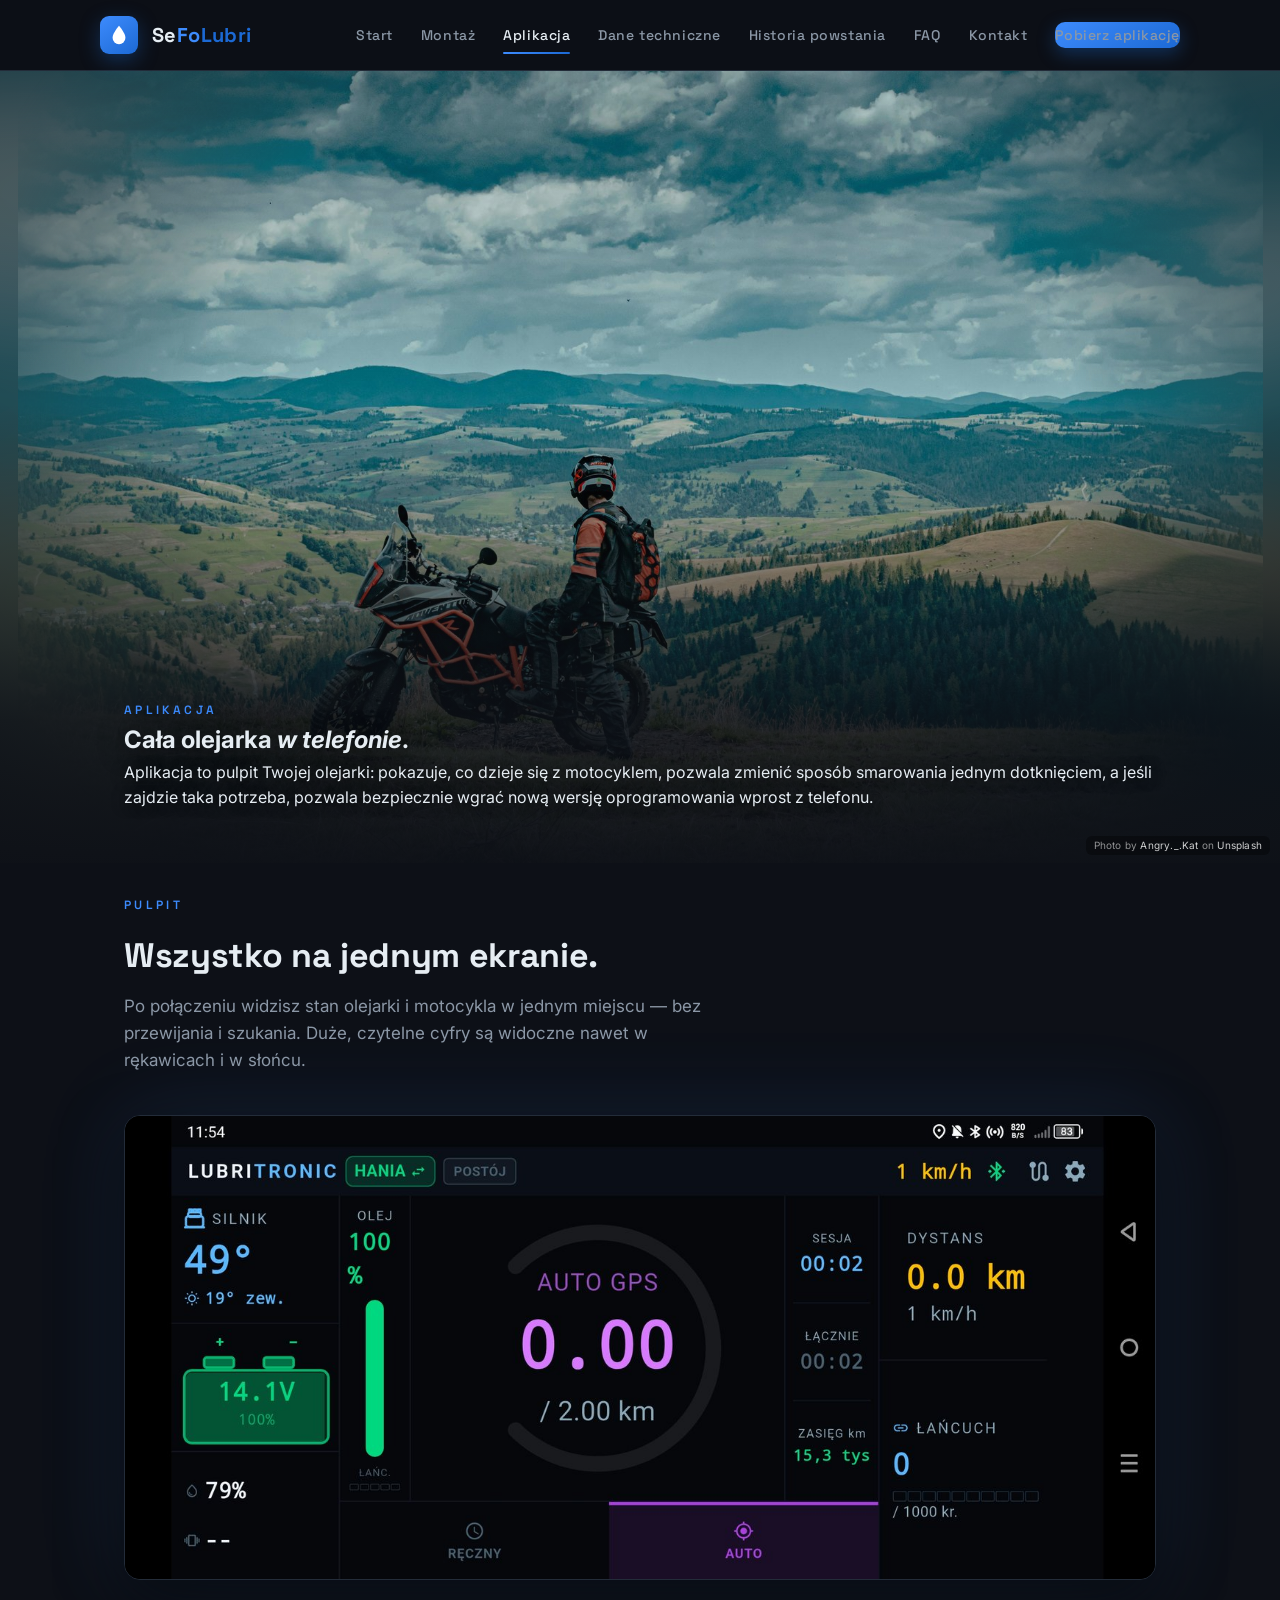
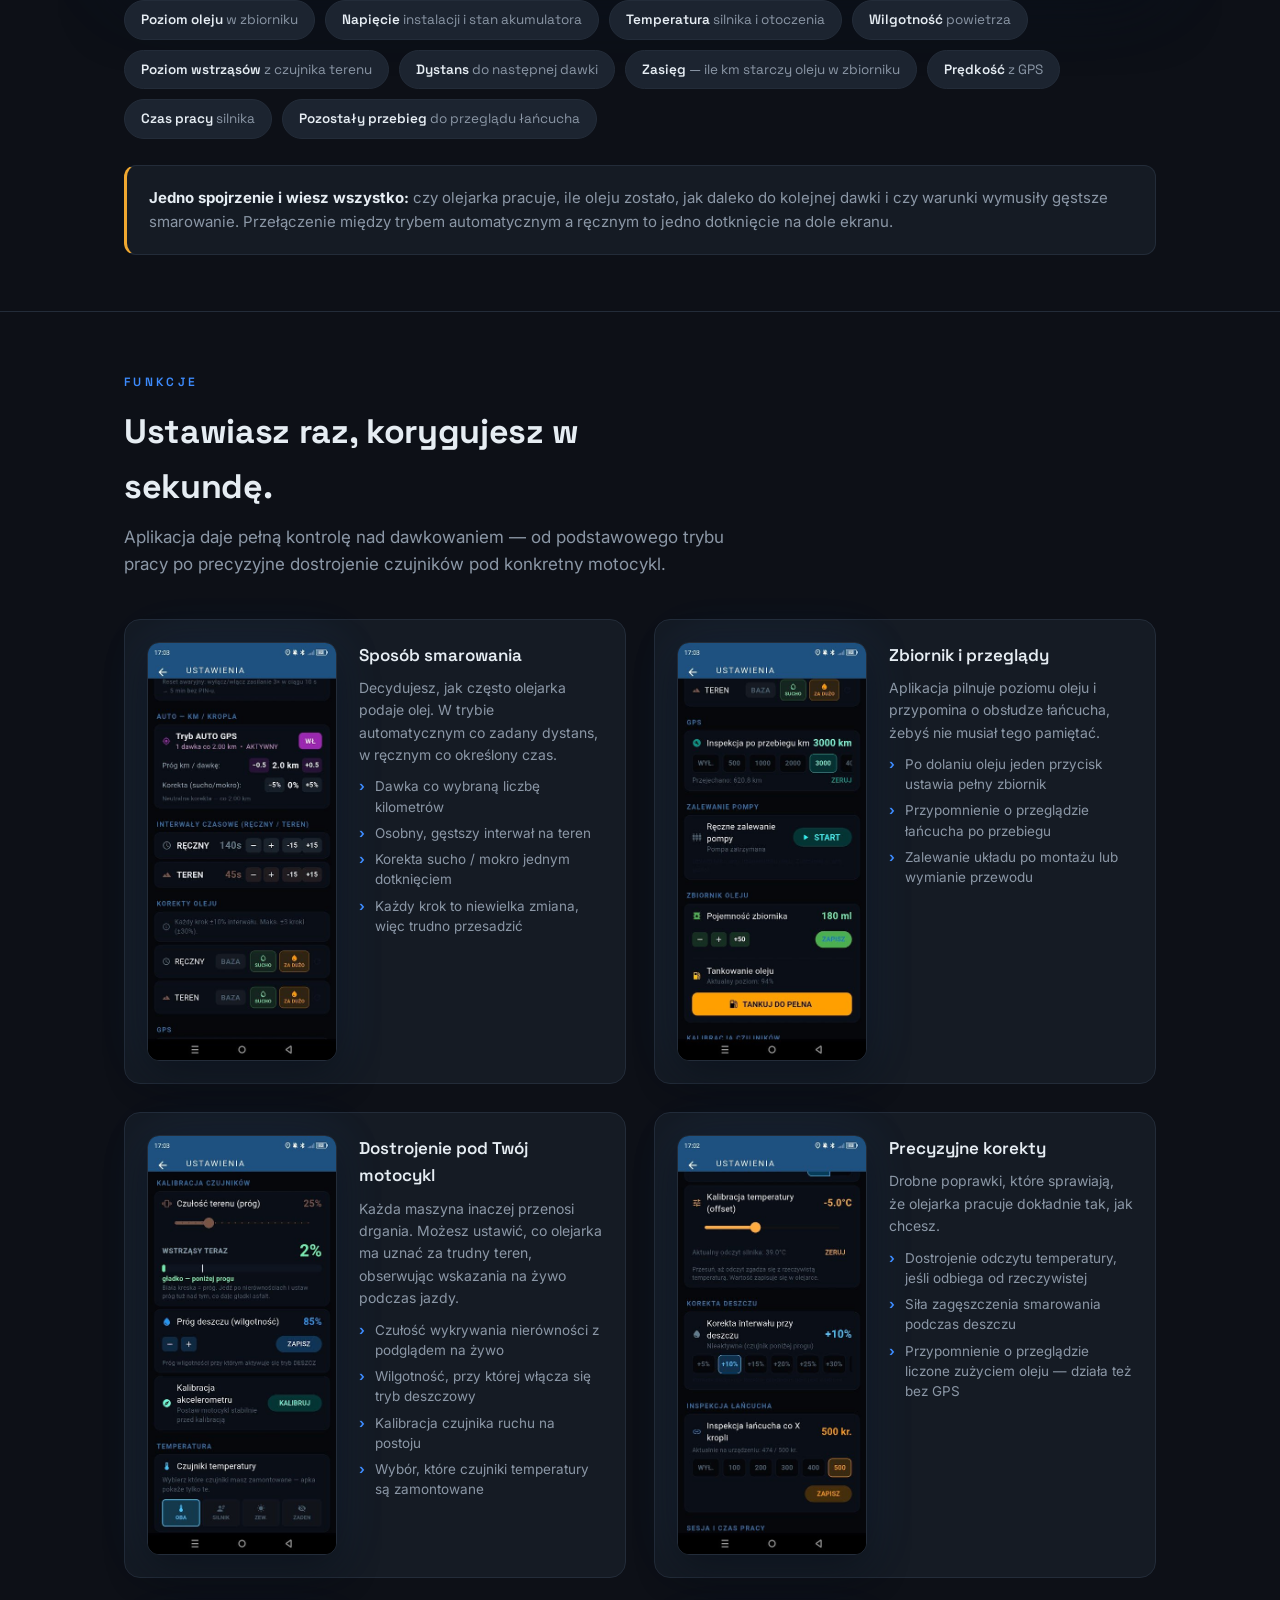
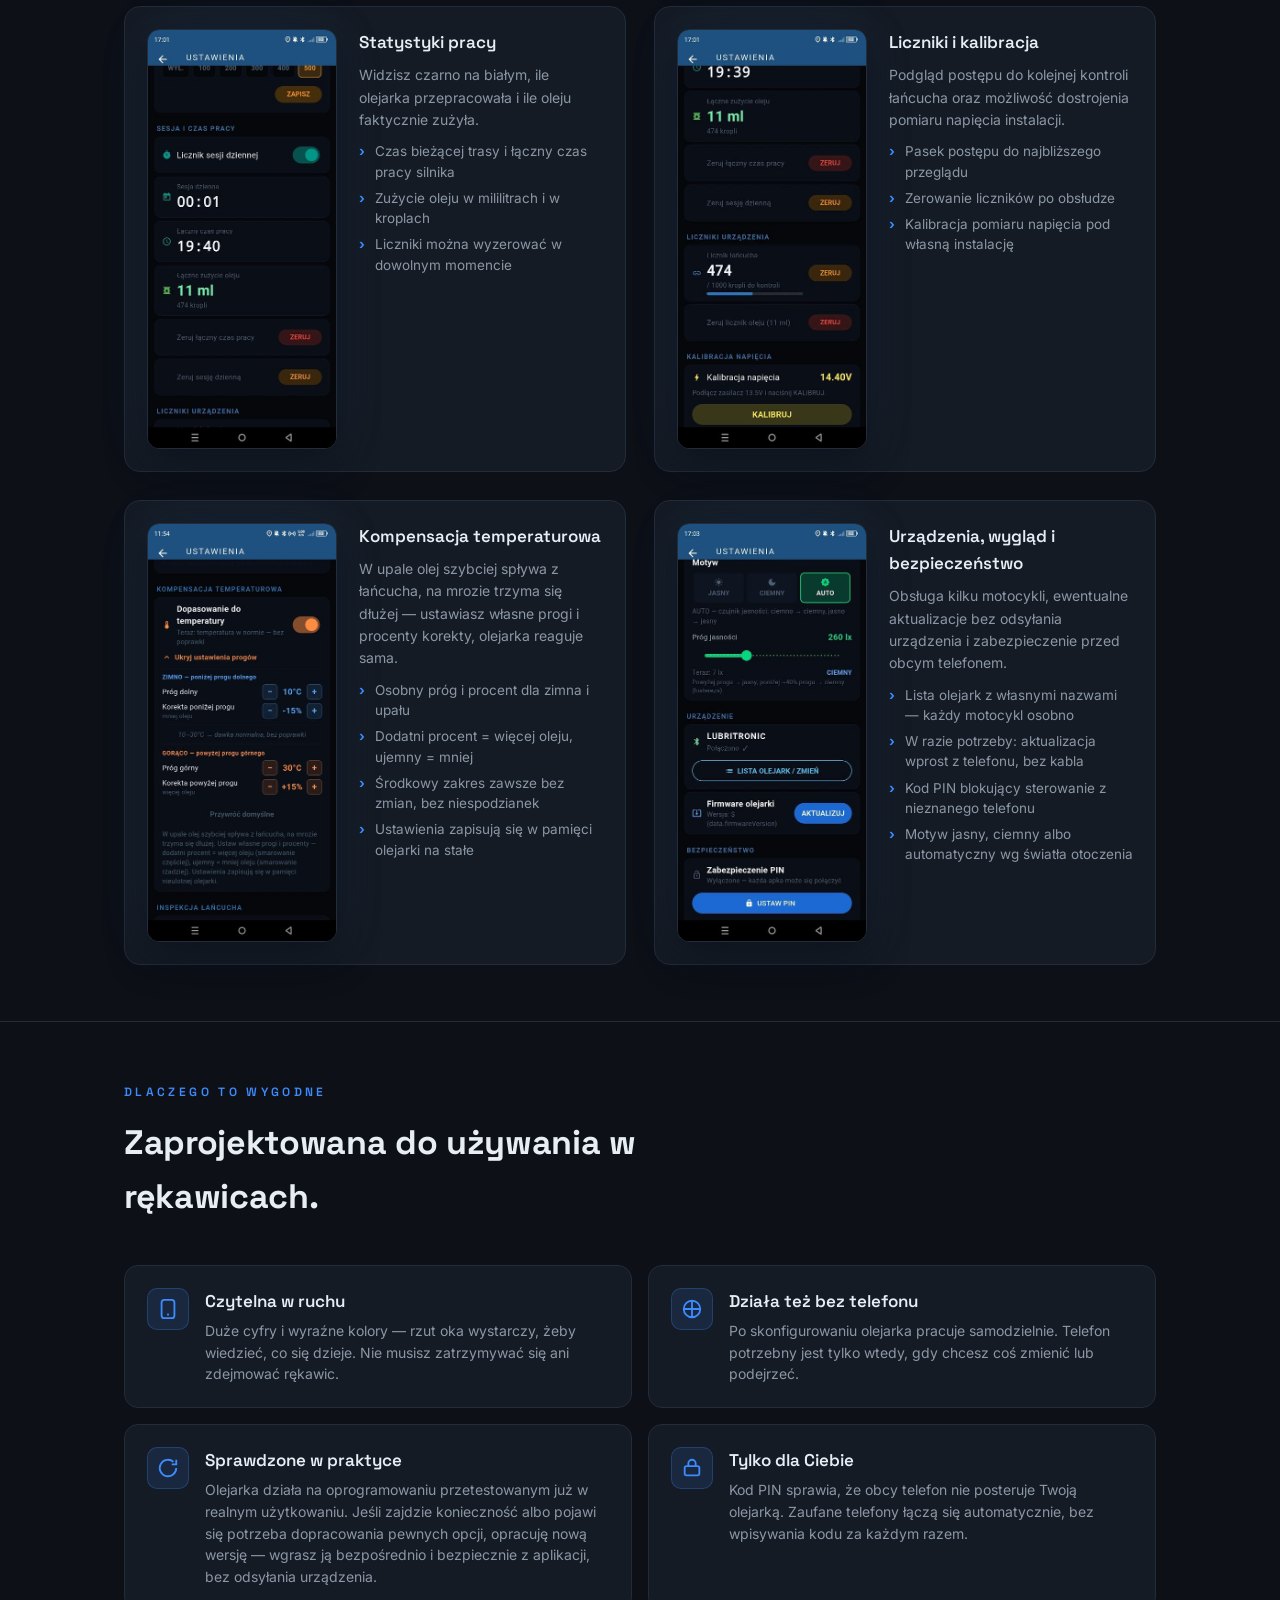
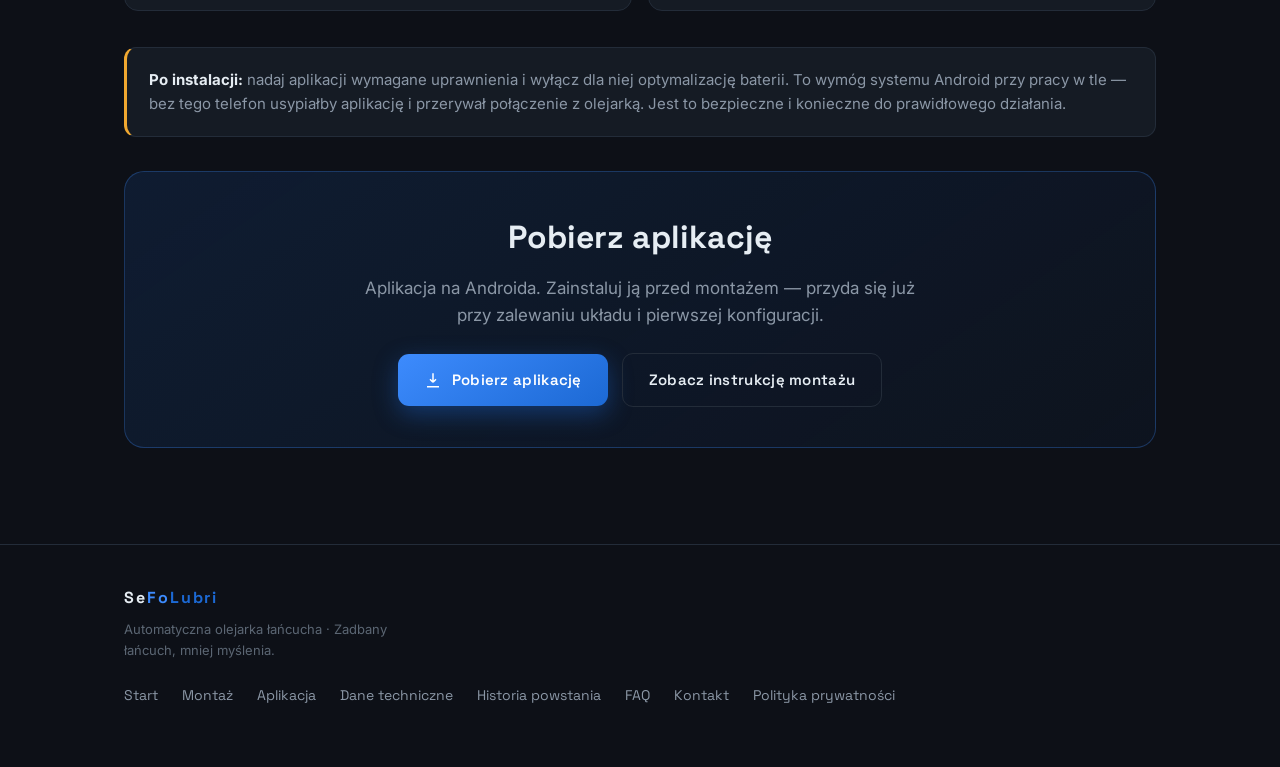
<file: sefolubri-site/aplikacja.html>
<!DOCTYPE html>
<html lang="pl">
<head>
<meta charset="UTF-8">
<meta name="viewport" content="width=device-width, initial-scale=1.0">
<title>Aplikacja — SeFoLubri</title>
<meta name="description" content="Co potrafi aplikacja SeFoLubri — pulpit, tryby smarowania, korekty w trasie i zabezpieczenia.">
<link rel="icon" type="image/svg+xml" href="favicon.svg">
<link rel="preconnect" href="https://fonts.googleapis.com">
<link rel="preconnect" href="https://fonts.gstatic.com" crossorigin>
<link href="https://fonts.googleapis.com/css2?family=Space+Grotesk:wght@400;500;600;700&family=Inter:wght@400;500;600&display=swap" rel="stylesheet">
<link rel="stylesheet" href="style.css">
</head>
<body>

<header>
  <div class="wrap nav">
    <a class="brand" href="index.html">
      <div class="brand-mark">
        <svg viewBox="0 0 24 24" fill="none"><path d="M12 2C12 2 5 10 5 15a7 7 0 0 0 14 0c0-5-7-13-7-13Z" fill="#fff"/></svg>
      </div>
      <div class="brand-name"><span style="color:var(--text)">Se</span><span style="color:var(--blue)">Fo</span><span style="color:var(--blue-deep)">Lubri</span></div>
    </a>
    <button class="nav-toggle" aria-label="Menu" onclick="document.getElementById('navlinks').classList.toggle('show')">
      <svg viewBox="0 0 24 24" fill="none" stroke-width="2"><path d="M4 6h16M4 12h16M4 18h16"/></svg>
    </button>
    <ul class="nav-links" id="navlinks">
      <li><a href="index.html">Start</a></li>
      <li><a href="montaz.html">Montaż</a></li>
      <li><a href="aplikacja.html" class="active">Aplikacja</a></li>
      <li><a href="dane.html">Dane techniczne</a></li>
      <li><a href="historia-powstania.html">Historia powstania</a></li>
      <li><a href="faq.html">FAQ</a></li>
      <li><a href="kontakt.html">Kontakt</a></li>
      <li><a href="https://drive.usercontent.google.com/download?id=1QvqHh__F5-ibLGWXdDCIIiWxTKz9BSBk&export=download&confirm=t" class="nav-cta">Pobierz aplikację</a></li>
    </ul>
  </div>
</header>

<section class="page-hero-vignette ph-apka ph-full">
  <div class="ph-bg-blur"></div>
  <div class="ph-bg"></div>
  <div class="ph-fade"></div>
  <div class="photo-credit">Photo by <a href="https://unsplash.com/@_ks_?utm_source=unsplash&utm_medium=referral" target="_blank" rel="noopener">Angry._.Kat</a> on <a href="https://unsplash.com/photos/man-in-black-jacket-riding-black-motorcycle-on-green-grass-field-during-daytime-or-RxppDRIk?utm_source=unsplash&utm_medium=referral" target="_blank" rel="noopener">Unsplash</a></div>
  <div class="wrap">
    <span class="mono-eyebrow">Aplikacja</span>
    <h1>Cała olejarka <em>w telefonie</em>.</h1>
    <p class="lead">Aplikacja to pulpit Twojej olejarki: pokazuje, co dzieje się z motocyklem, pozwala zmienić sposób smarowania jednym dotknięciem, a jeśli zajdzie taka potrzeba, pozwala bezpiecznie wgrać nową wersję oprogramowania wprost z telefonu.</p>
  </div>
</section>

<!-- PULPIT -->
<section class="section" style="border-top:0; padding-top:28px">
  <div class="wrap">
    <div class="section-head reveal">
      <span class="mono-eyebrow">Pulpit</span>
      <h2>Wszystko na jednym ekranie.</h2>
      <p>Po połączeniu widzisz stan olejarki i motocykla w jednym miejscu — bez przewijania i szukania. Duże, czytelne cyfry są widoczne nawet w rękawicach i w słońcu.</p>
    </div>

    <div class="shot-wide reveal">
      <img src="s-pulpit.jpg" alt="Pulpit aplikacji SeFoLubri — temperatura, napięcie, poziom oleju, tryb pracy">
    </div>

    <div class="pills">
      <span class="pill"><b>Poziom oleju</b> w zbiorniku</span>
      <span class="pill"><b>Napięcie</b> instalacji i stan akumulatora</span>
      <span class="pill"><b>Temperatura</b> silnika i otoczenia</span>
      <span class="pill"><b>Wilgotność</b> powietrza</span>
      <span class="pill"><b>Poziom wstrząsów</b> z czujnika terenu</span>
      <span class="pill"><b>Dystans</b> do następnej dawki</span>
      <span class="pill"><b>Zasięg</b> — ile km starczy oleju w zbiorniku</span>
      <span class="pill"><b>Prędkość</b> z GPS</span>
      <span class="pill"><b>Czas pracy</b> silnika</span>
      <span class="pill"><b>Pozostały przebieg</b> do przeglądu łańcucha</span>
    </div>

    <div class="note" style="margin-top:26px">
      <b>Jedno spojrzenie i wiesz wszystko:</b> czy olejarka pracuje, ile oleju zostało, jak daleko do kolejnej dawki i czy warunki wymusiły gęstsze smarowanie. Przełączenie między trybem automatycznym a ręcznym to jedno dotknięcie na dole ekranu.
    </div>
  </div>
</section>

<!-- FUNKCJE / ZRZUTY -->
<section class="section">
  <div class="wrap">
    <div class="section-head reveal">
      <span class="mono-eyebrow">Funkcje</span>
      <h2>Ustawiasz raz, korygujesz w sekundę.</h2>
      <p>Aplikacja daje pełną kontrolę nad dawkowaniem — od podstawowego trybu pracy po precyzyjne dostrojenie czujników pod konkretny motocykl.</p>
    </div>

    <div class="shots">

      <div class="shot-row reveal">
        <div class="shot-phone"><img src="s2-dawka.jpg" alt="Ustawienia dawkowania i korekt sucho/mokro"></div>
        <div class="shot-txt">
          <h3>Sposób smarowania</h3>
          <p>Decydujesz, jak często olejarka podaje olej. W trybie automatycznym co zadany dystans, w ręcznym co określony czas.</p>
          <ul>
            <li>Dawka co wybraną liczbę kilometrów</li>
            <li>Osobny, gęstszy interwał na teren</li>
            <li>Korekta sucho / mokro jednym dotknięciem</li>
            <li>Każdy krok to niewielka zmiana, więc trudno przesadzić</li>
          </ul>
        </div>
      </div>

      <div class="shot-row reveal">
        <div class="shot-phone"><img src="s3-zbiornik.jpg" alt="Zbiornik oleju, tankowanie i przypomnienie o przeglądzie"></div>
        <div class="shot-txt">
          <h3>Zbiornik i przeglądy</h3>
          <p>Aplikacja pilnuje poziomu oleju i przypomina o obsłudze łańcucha, żebyś nie musiał tego pamiętać.</p>
          <ul>
            <li>Po dolaniu oleju jeden przycisk ustawia pełny zbiornik</li>
            <li>Przypomnienie o przeglądzie łańcucha po przebiegu</li>
            <li>Zalewanie układu po montażu lub wymianie przewodu</li>
          </ul>
        </div>
      </div>

      <div class="shot-row reveal">
        <div class="shot-phone"><img src="s4-czujniki.jpg" alt="Kalibracja czujników — czułość terenu i próg deszczu"></div>
        <div class="shot-txt">
          <h3>Dostrojenie pod Twój motocykl</h3>
          <p>Każda maszyna inaczej przenosi drgania. Możesz ustawić, co olejarka ma uznać za trudny teren, obserwując wskazania na żywo podczas jazdy.</p>
          <ul>
            <li>Czułość wykrywania nierówności z podglądem na żywo</li>
            <li>Wilgotność, przy której włącza się tryb deszczowy</li>
            <li>Kalibracja czujnika ruchu na postoju</li>
            <li>Wybór, które czujniki temperatury są zamontowane</li>
          </ul>
        </div>
      </div>

      <div class="shot-row reveal">
        <div class="shot-phone"><img src="s5-korekty.jpg" alt="Korekta temperatury, deszczu i przypomnienie po kroplach"></div>
        <div class="shot-txt">
          <h3>Precyzyjne korekty</h3>
          <p>Drobne poprawki, które sprawiają, że olejarka pracuje dokładnie tak, jak chcesz.</p>
          <ul>
            <li>Dostrojenie odczytu temperatury, jeśli odbiega od rzeczywistej</li>
            <li>Siła zagęszczenia smarowania podczas deszczu</li>
            <li>Przypomnienie o przeglądzie liczone zużyciem oleju — działa też bez GPS</li>
          </ul>
        </div>
      </div>

      <div class="shot-row reveal">
        <div class="shot-phone"><img src="s6-statystyki.jpg" alt="Statystyki — czas pracy i zużycie oleju"></div>
        <div class="shot-txt">
          <h3>Statystyki pracy</h3>
          <p>Widzisz czarno na białym, ile olejarka przepracowała i ile oleju faktycznie zużyła.</p>
          <ul>
            <li>Czas bieżącej trasy i łączny czas pracy silnika</li>
            <li>Zużycie oleju w mililitrach i w kroplach</li>
            <li>Liczniki można wyzerować w dowolnym momencie</li>
          </ul>
        </div>
      </div>

      <div class="shot-row reveal">
        <div class="shot-phone"><img src="s7-liczniki.jpg" alt="Liczniki urządzenia i kalibracja napięcia"></div>
        <div class="shot-txt">
          <h3>Liczniki i kalibracja</h3>
          <p>Podgląd postępu do kolejnej kontroli łańcucha oraz możliwość dostrojenia pomiaru napięcia instalacji.</p>
          <ul>
            <li>Pasek postępu do najbliższego przeglądu</li>
            <li>Zerowanie liczników po obsłudze</li>
            <li>Kalibracja pomiaru napięcia pod własną instalację</li>
          </ul>
        </div>
      </div>

      <div class="shot-row reveal">
        <div class="shot-phone"><img src="s8-kompensacja.jpg" alt="Kompensacja temperaturowa — własne progi i procenty korekty dawki"></div>
        <div class="shot-txt">
          <h3>Kompensacja temperaturowa</h3>
          <p>W upale olej szybciej spływa z łańcucha, na mrozie trzyma się dłużej — ustawiasz własne progi i procenty korekty, olejarka reaguje sama.</p>
          <ul>
            <li>Osobny próg i procent dla zimna i upału</li>
            <li>Dodatni procent = więcej oleju, ujemny = mniej</li>
            <li>Środkowy zakres zawsze bez zmian, bez niespodzianek</li>
            <li>Ustawienia zapisują się w pamięci olejarki na stałe</li>
          </ul>
        </div>
      </div>

      <div class="shot-row reveal">
        <div class="shot-phone"><img src="s1-motyw.jpg" alt="Motyw aplikacji, lista olejark, aktualizacja firmware i PIN"></div>
        <div class="shot-txt">
          <h3>Urządzenia, wygląd i bezpieczeństwo</h3>
          <p>Obsługa kilku motocykli, ewentualne aktualizacje bez odsyłania urządzenia i zabezpieczenie przed obcym telefonem.</p>
          <ul>
            <li>Lista olejark z własnymi nazwami — każdy motocykl osobno</li>
            <li>W razie potrzeby: aktualizacja wprost z telefonu, bez kabla</li>
            <li>Kod PIN blokujący sterowanie z nieznanego telefonu</li>
            <li>Motyw jasny, ciemny albo automatyczny wg światła otoczenia</li>
          </ul>
        </div>
      </div>

    </div>
  </div>
</section>

<!-- ZALETY -->
<section class="section">
  <div class="wrap">
    <div class="section-head reveal">
      <span class="mono-eyebrow">Dlaczego to wygodne</span>
      <h2>Zaprojektowana do używania w rękawicach.</h2>
    </div>
    <div class="benefits">
      <div class="benefit reveal">
        <div class="b-ico"><svg viewBox="0 0 24 24" fill="none" stroke-width="2"><rect x="5" y="2" width="14" height="20" rx="3"/><path d="M11 18h2"/></svg></div>
        <div><h3>Czytelna w ruchu</h3><p>Duże cyfry i wyraźne kolory — rzut oka wystarczy, żeby wiedzieć, co się dzieje. Nie musisz zatrzymywać się ani zdejmować rękawic.</p></div>
      </div>
      <div class="benefit reveal">
        <div class="b-ico"><svg viewBox="0 0 24 24" fill="none" stroke-width="2"><path d="M12 3v18M3 12h18"/><circle cx="12" cy="12" r="9"/></svg></div>
        <div><h3>Działa też bez telefonu</h3><p>Po skonfigurowaniu olejarka pracuje samodzielnie. Telefon potrzebny jest tylko wtedy, gdy chcesz coś zmienić lub podejrzeć.</p></div>
      </div>
      <div class="benefit reveal">
        <div class="b-ico"><svg viewBox="0 0 24 24" fill="none" stroke-width="2"><path d="M21 12a9 9 0 1 1-3-6.7"/><path d="M21 3v5h-5"/></svg></div>
        <div><h3>Sprawdzone w praktyce</h3><p>Olejarka działa na oprogramowaniu przetestowanym już w realnym użytkowaniu. Jeśli zajdzie konieczność albo pojawi się potrzeba dopracowania pewnych opcji, opracuję nową wersję — wgrasz ją bezpośrednio i bezpiecznie z aplikacji, bez odsyłania urządzenia.</p></div>
      </div>
      <div class="benefit reveal">
        <div class="b-ico"><svg viewBox="0 0 24 24" fill="none" stroke-width="2"><rect x="4" y="10" width="16" height="10" rx="2"/><path d="M8 10V7a4 4 0 0 1 8 0v3"/></svg></div>
        <div><h3>Tylko dla Ciebie</h3><p>Kod PIN sprawia, że obcy telefon nie posteruje Twoją olejarką. Zaufane telefony łączą się automatycznie, bez wpisywania kodu za każdym razem.</p></div>
      </div>
    </div>

    <div class="note" style="border-left-color:var(--amber)">
      <b>Po instalacji:</b> nadaj aplikacji wymagane uprawnienia i wyłącz dla niej optymalizację baterii. To wymóg systemu Android przy pracy w tle — bez tego telefon usypiałby aplikację i przerywał połączenie z olejarką. Jest to bezpieczne i konieczne do prawidłowego działania.
    </div>

    <div class="buy-band reveal" style="margin-top:34px">
      <h2>Pobierz aplikację</h2>
      <p>Aplikacja na Androida. Zainstaluj ją przed montażem — przyda się już przy zalewaniu układu i pierwszej konfiguracji.</p>
      <div class="cta-row">
        <a class="btn btn-primary" href="https://drive.usercontent.google.com/download?id=1QvqHh__F5-ibLGWXdDCIIiWxTKz9BSBk&export=download&confirm=t">
          <svg viewBox="0 0 24 24" width="18" height="18" fill="none" stroke="#fff" stroke-width="2"><path d="M12 3v12m0 0 4-4m-4 4-4-4M4 21h16"/></svg>
          Pobierz aplikację
        </a>
        <a class="btn btn-ghost" href="montaz.html">Zobacz instrukcję montażu</a>
      </div>
    </div>
  </div>
</section>

<footer>
  <div class="wrap">
    <div class="foot-row">
      <div class="foot-col">
        <div class="foot-brand"><span style="color:var(--text)">Se</span><span style="color:var(--blue)">Fo</span><span style="color:var(--blue-deep)">Lubri</span></div>
        <p>Automatyczna olejarka łańcucha · Zadbany łańcuch, mniej myślenia.</p>
      </div>
      <nav class="foot-nav">
        <a href="index.html">Start</a>
        <a href="montaz.html">Montaż</a>
        <a href="aplikacja.html">Aplikacja</a>
        <a href="dane.html">Dane techniczne</a>
        <a href="historia-powstania.html">Historia powstania</a>
        <a href="faq.html">FAQ</a>
        <a href="kontakt.html">Kontakt</a>
        <a href="polityka-prywatnosci.html">Polityka prywatności</a>
      </nav>
    </div>
  </div>
</footer>

<script>
  const io = new IntersectionObserver((entries)=>{
    entries.forEach(e=>{ if(e.isIntersecting){ e.target.classList.add('in'); io.unobserve(e.target); }});
  },{threshold:.12});
  document.querySelectorAll('.reveal').forEach(el=>io.observe(el));
</script>

</body>
</html>
</file>
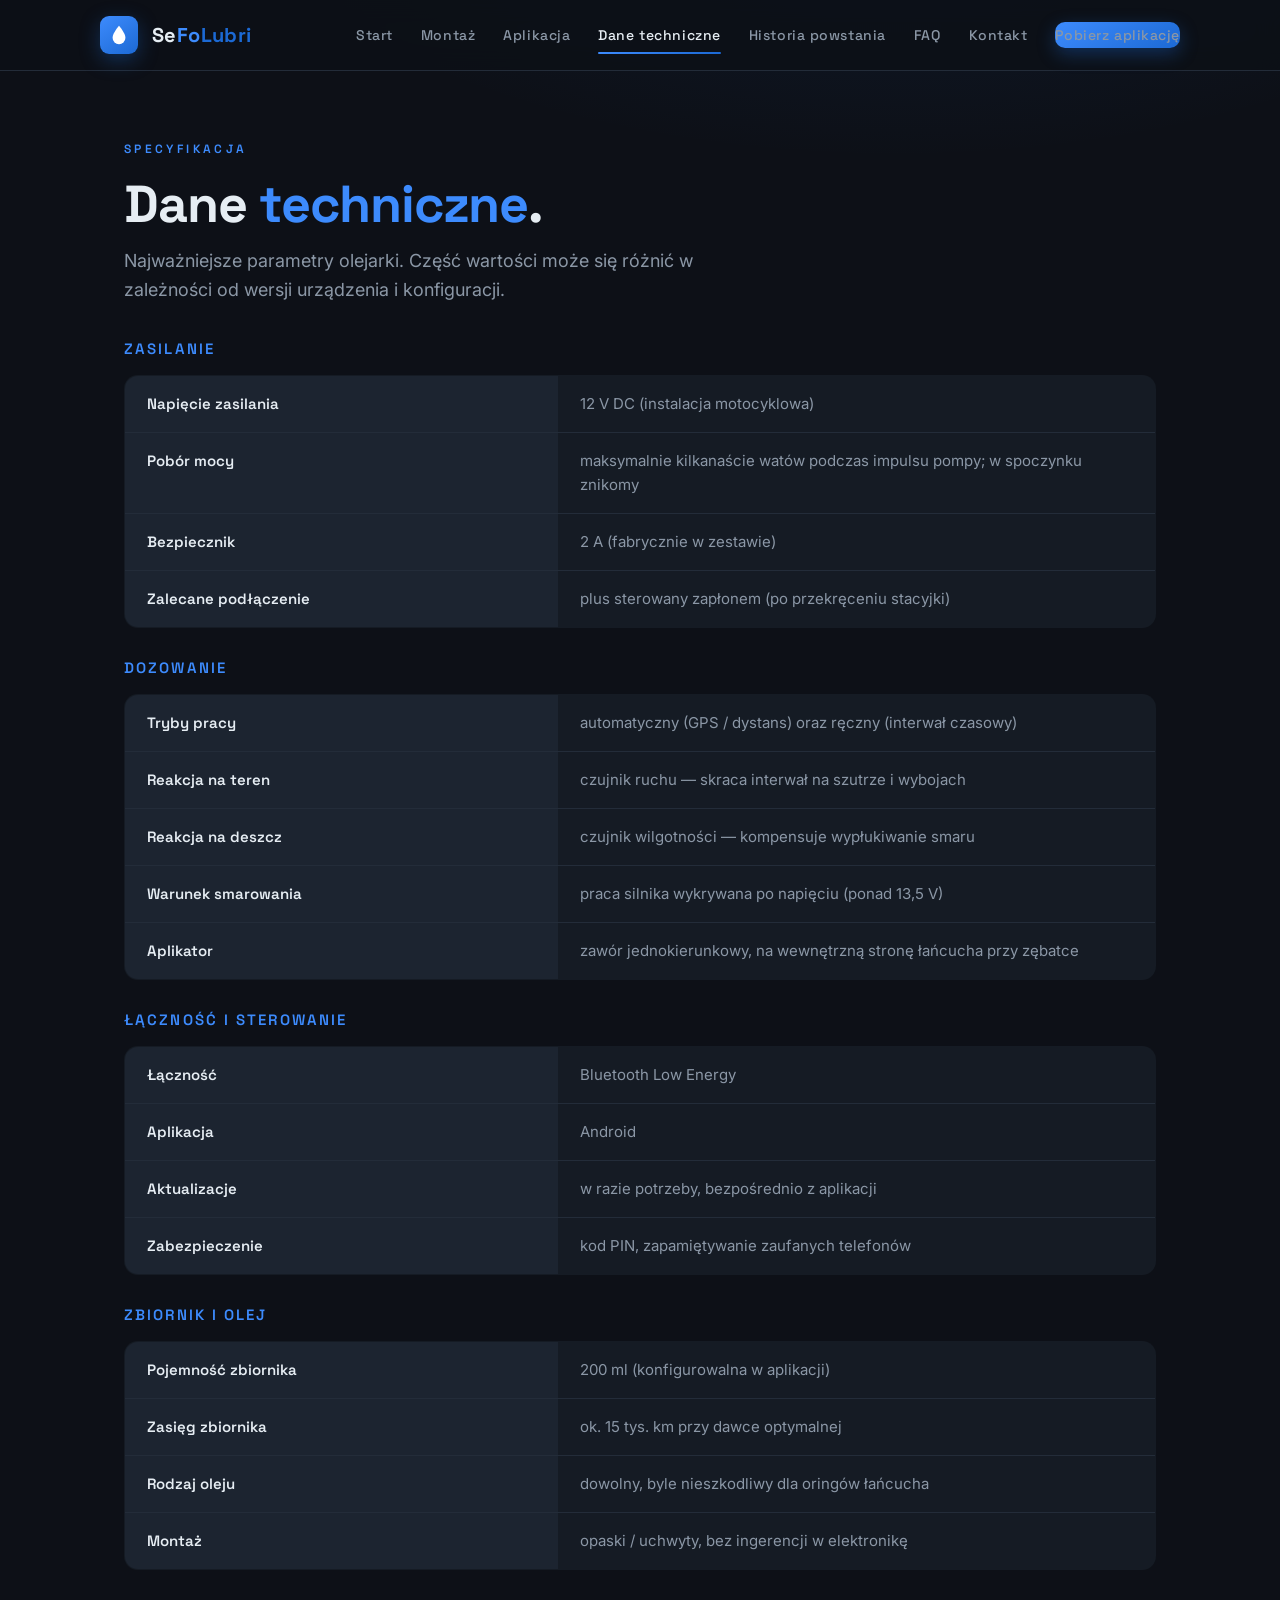
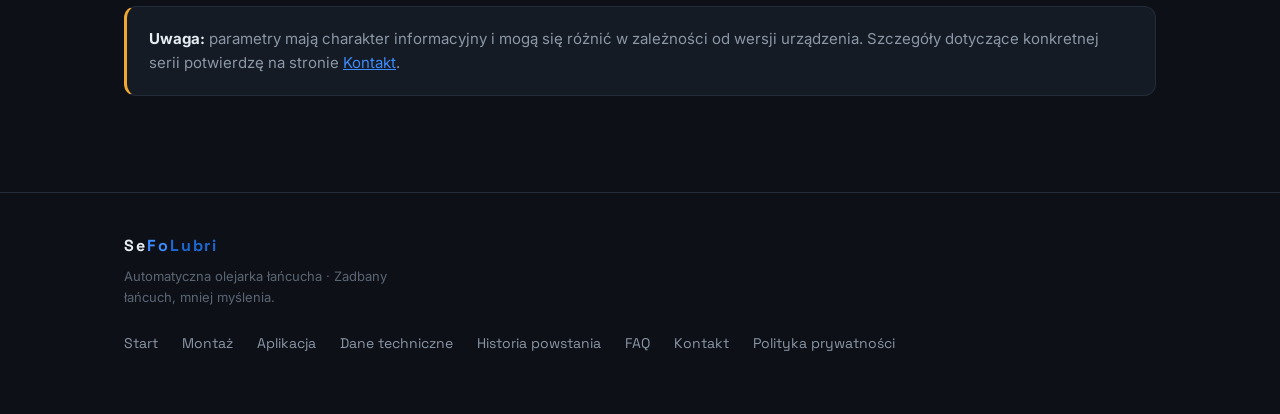
<file: sefolubri-site/dane.html>
<!DOCTYPE html>
<html lang="pl">
<head>
<meta charset="UTF-8">
<meta name="viewport" content="width=device-width, initial-scale=1.0">
<title>Dane techniczne — SeFoLubri</title>
<meta name="description" content="Parametry techniczne automatycznej olejarki łańcucha SeFoLubri.">
<link rel="icon" type="image/svg+xml" href="favicon.svg">
<link rel="preconnect" href="https://fonts.googleapis.com">
<link rel="preconnect" href="https://fonts.gstatic.com" crossorigin>
<link href="https://fonts.googleapis.com/css2?family=Space+Grotesk:wght@400;500;600;700&family=Inter:wght@400;500;600&display=swap" rel="stylesheet">
<link rel="stylesheet" href="style.css">
</head>
<body>

<header>
  <div class="wrap nav">
    <a class="brand" href="index.html">
      <div class="brand-mark">
        <svg viewBox="0 0 24 24" fill="none"><path d="M12 2C12 2 5 10 5 15a7 7 0 0 0 14 0c0-5-7-13-7-13Z" fill="#fff"/></svg>
      </div>
      <div class="brand-name"><span style="color:var(--text)">Se</span><span style="color:var(--blue)">Fo</span><span style="color:var(--blue-deep)">Lubri</span></div>
    </a>
    <button class="nav-toggle" aria-label="Menu" onclick="document.getElementById('navlinks').classList.toggle('show')">
      <svg viewBox="0 0 24 24" fill="none" stroke-width="2"><path d="M4 6h16M4 12h16M4 18h16"/></svg>
    </button>
    <ul class="nav-links" id="navlinks">
      <li><a href="index.html">Start</a></li>
      <li><a href="montaz.html">Montaż</a></li>
      <li><a href="aplikacja.html">Aplikacja</a></li>
      <li><a href="dane.html" class="active">Dane techniczne</a></li>
      <li><a href="historia-powstania.html">Historia powstania</a></li>
      <li><a href="faq.html">FAQ</a></li>
      <li><a href="kontakt.html">Kontakt</a></li>
      <li><a href="https://drive.usercontent.google.com/download?id=1QvqHh__F5-ibLGWXdDCIIiWxTKz9BSBk&export=download&confirm=t" class="nav-cta">Pobierz aplikację</a></li>
    </ul>
  </div>
</header>

<section class="page-hero">
  <div class="wrap">
    <span class="mono-eyebrow">Specyfikacja</span>
    <h1>Dane <em>techniczne</em>.</h1>
    <p class="lead">Najważniejsze parametry olejarki. Część wartości może się różnić w zależności od wersji urządzenia i konfiguracji.</p>
  </div>
</section>

<section class="section" style="border-top:0; padding-top:24px">
  <div class="wrap">
    <div class="spec-groups">

      <div class="spec-group reveal">
        <h3>Zasilanie</h3>
        <table class="spec-table">
          <tr><th>Napięcie zasilania</th><td>12 V DC (instalacja motocyklowa)</td></tr>
          <tr><th>Pobór mocy</th><td>maksymalnie kilkanaście watów podczas impulsu pompy; w spoczynku znikomy</td></tr>
          <tr><th>Bezpiecznik</th><td>2 A (fabrycznie w zestawie)</td></tr>
          <tr><th>Zalecane podłączenie</th><td>plus sterowany zapłonem (po przekręceniu stacyjki)</td></tr>
        </table>
      </div>

      <div class="spec-group reveal">
        <h3>Dozowanie</h3>
        <table class="spec-table">
          <tr><th>Tryby pracy</th><td>automatyczny (GPS / dystans) oraz ręczny (interwał czasowy)</td></tr>
          <tr><th>Reakcja na teren</th><td>czujnik ruchu — skraca interwał na szutrze i wybojach</td></tr>
          <tr><th>Reakcja na deszcz</th><td>czujnik wilgotności — kompensuje wypłukiwanie smaru</td></tr>
          <tr><th>Warunek smarowania</th><td>praca silnika wykrywana po napięciu (ponad 13,5 V)</td></tr>
          <tr><th>Aplikator</th><td>zawór jednokierunkowy, na wewnętrzną stronę łańcucha przy zębatce</td></tr>
        </table>
      </div>

      <div class="spec-group reveal">
        <h3>Łączność i sterowanie</h3>
        <table class="spec-table">
          <tr><th>Łączność</th><td>Bluetooth Low Energy</td></tr>
          <tr><th>Aplikacja</th><td>Android</td></tr>
          <tr><th>Aktualizacje</th><td>w razie potrzeby, bezpośrednio z aplikacji</td></tr>
          <tr><th>Zabezpieczenie</th><td>kod PIN, zapamiętywanie zaufanych telefonów</td></tr>
        </table>
      </div>

      <div class="spec-group reveal">
        <h3>Zbiornik i olej</h3>
        <table class="spec-table">
          <tr><th>Pojemność zbiornika</th><td>200 ml (konfigurowalna w aplikacji)</td></tr>
          <tr><th>Zasięg zbiornika</th><td>ok. 15 tys. km przy dawce optymalnej</td></tr>
          <tr><th>Rodzaj oleju</th><td>dowolny, byle nieszkodliwy dla oringów łańcucha</td></tr>
          <tr><th>Montaż</th><td>opaski / uchwyty, bez ingerencji w elektronikę</td></tr>
        </table>
      </div>

    </div>

    <div class="note">
      <b>Uwaga:</b> parametry mają charakter informacyjny i mogą się różnić w zależności od wersji urządzenia. Szczegóły dotyczące konkretnej serii potwierdzę na stronie <a href="kontakt.html" style="color:var(--blue)">Kontakt</a>.
    </div>
  </div>
</section>

<footer>
  <div class="wrap">
    <div class="foot-row">
      <div class="foot-col">
        <div class="foot-brand"><span style="color:var(--text)">Se</span><span style="color:var(--blue)">Fo</span><span style="color:var(--blue-deep)">Lubri</span></div>
        <p>Automatyczna olejarka łańcucha · Zadbany łańcuch, mniej myślenia.</p>
      </div>
      <nav class="foot-nav">
        <a href="index.html">Start</a>
        <a href="montaz.html">Montaż</a>
        <a href="aplikacja.html">Aplikacja</a>
        <a href="dane.html">Dane techniczne</a>
        <a href="historia-powstania.html">Historia powstania</a>
        <a href="faq.html">FAQ</a>
        <a href="kontakt.html">Kontakt</a>
        <a href="polityka-prywatnosci.html">Polityka prywatności</a>
      </nav>
    </div>
  </div>
</footer>

<script>
  const io = new IntersectionObserver((entries)=>{
    entries.forEach(e=>{ if(e.isIntersecting){ e.target.classList.add('in'); io.unobserve(e.target); }});
  },{threshold:.12});
  document.querySelectorAll('.reveal').forEach(el=>io.observe(el));
</script>

</body>
</html>
</file>
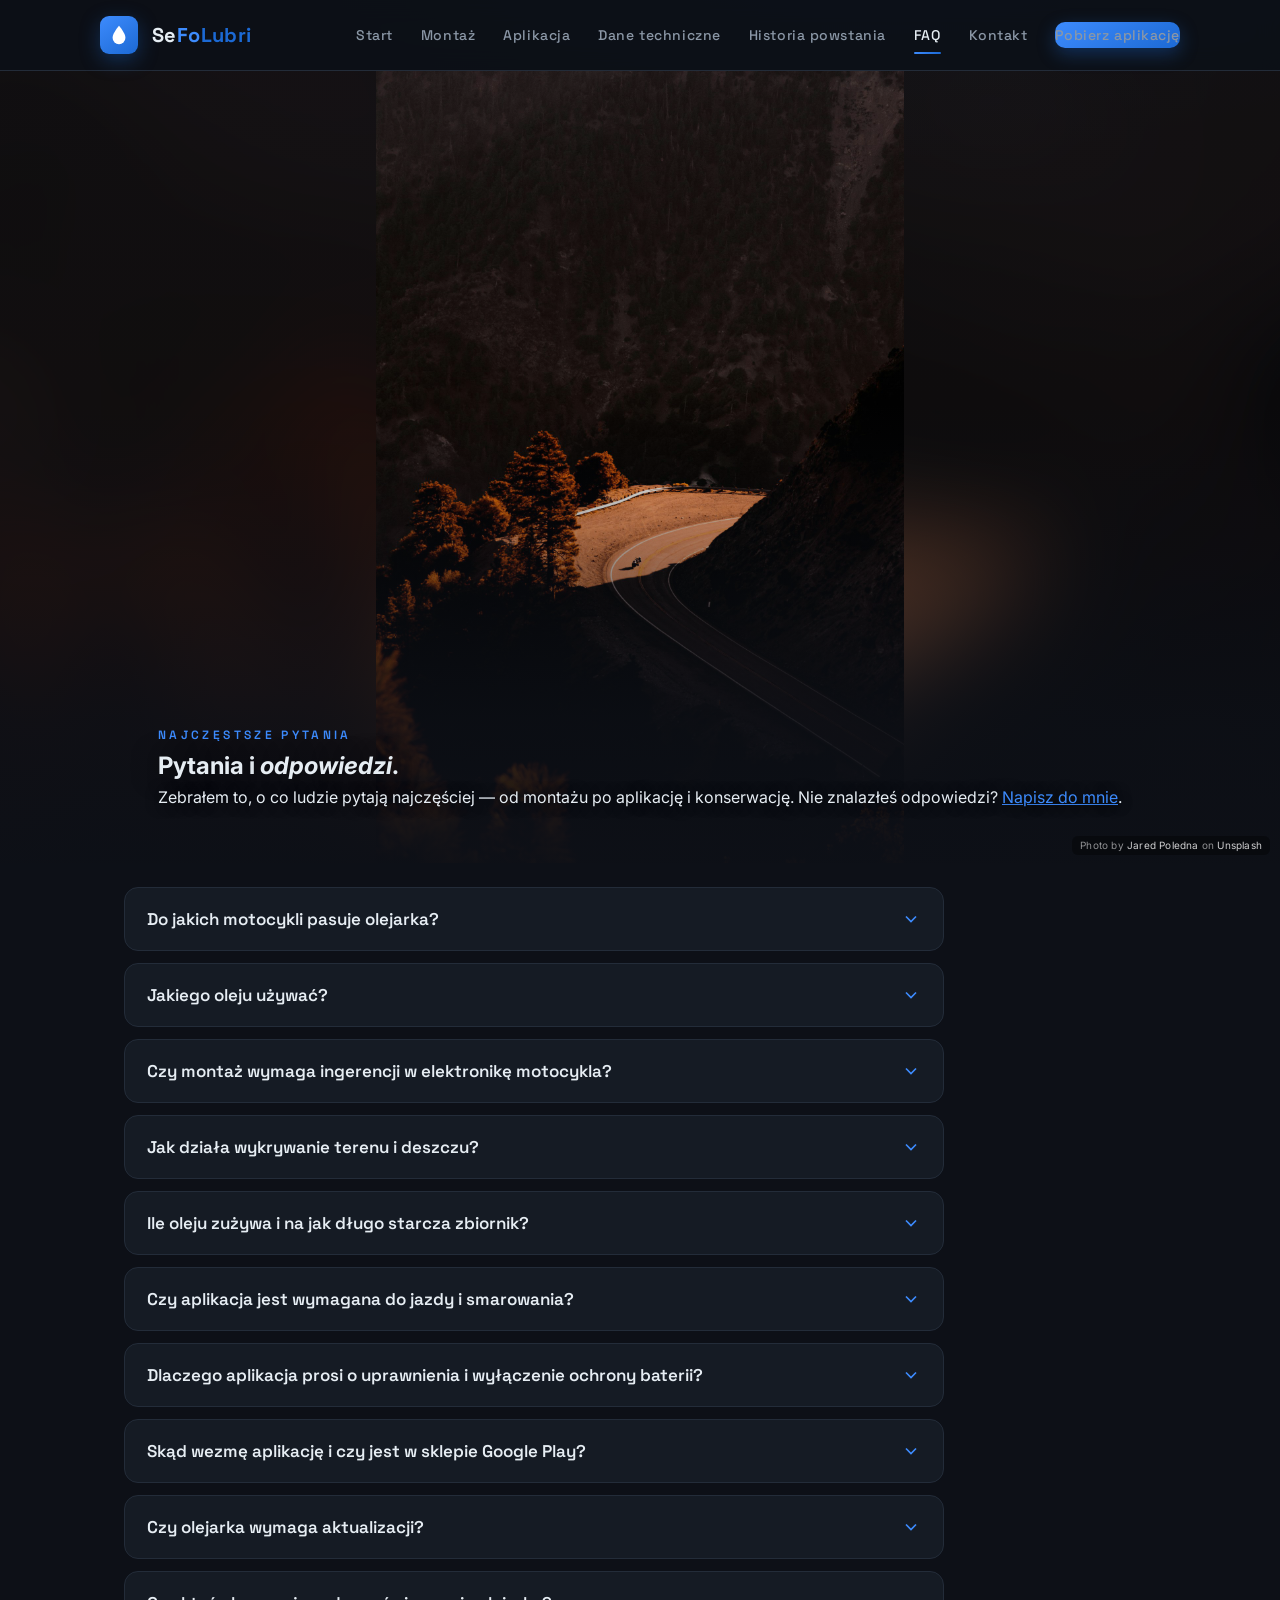
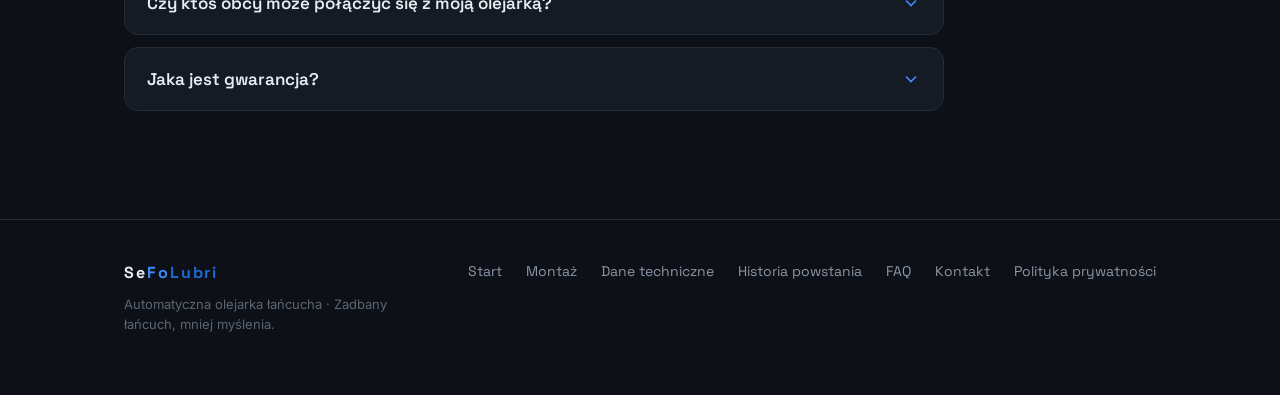
<file: sefolubri-site/faq.html>
<!DOCTYPE html>
<html lang="pl">
<head>
<meta charset="UTF-8">
<meta name="viewport" content="width=device-width, initial-scale=1.0">
<title>FAQ — SeFoLubri</title>
<meta name="description" content="Najczęstsze pytania o automatyczną olejarkę łańcucha SeFoLubri.">
<link rel="icon" type="image/svg+xml" href="favicon.svg">
<link rel="preconnect" href="https://fonts.googleapis.com">
<link rel="preconnect" href="https://fonts.gstatic.com" crossorigin>
<link href="https://fonts.googleapis.com/css2?family=Space+Grotesk:wght@400;500;600;700&family=Inter:wght@400;500;600&display=swap" rel="stylesheet">
<link rel="stylesheet" href="style.css">
</head>
<body>

<header>
  <div class="wrap nav">
    <a class="brand" href="index.html">
      <div class="brand-mark">
        <svg viewBox="0 0 24 24" fill="none"><path d="M12 2C12 2 5 10 5 15a7 7 0 0 0 14 0c0-5-7-13-7-13Z" fill="#fff"/></svg>
      </div>
      <div class="brand-name"><span style="color:var(--text)">Se</span><span style="color:var(--blue)">Fo</span><span style="color:var(--blue-deep)">Lubri</span></div>
    </a>
    <button class="nav-toggle" aria-label="Menu" onclick="document.getElementById('navlinks').classList.toggle('show')">
      <svg viewBox="0 0 24 24" fill="none" stroke-width="2"><path d="M4 6h16M4 12h16M4 18h16"/></svg>
    </button>
    <ul class="nav-links" id="navlinks">
      <li><a href="index.html">Start</a></li>
      <li><a href="montaz.html">Montaż</a></li>
      <li><a href="aplikacja.html">Aplikacja</a></li>
      <li><a href="dane.html">Dane techniczne</a></li>
      <li><a href="historia-powstania.html">Historia powstania</a></li>
      <li><a href="faq.html" class="active">FAQ</a></li>
      <li><a href="kontakt.html">Kontakt</a></li>
      <li><a href="https://drive.usercontent.google.com/download?id=1QvqHh__F5-ibLGWXdDCIIiWxTKz9BSBk&export=download&confirm=t" class="nav-cta">Pobierz aplikację</a></li>
    </ul>
  </div>
</header>

<section class="page-hero-vignette ph-faq ph-full">
  <div class="ph-bg-blur"></div>
  <div class="ph-bg"></div>
  <div class="ph-fade"></div>
  <div class="photo-credit">Photo by <a href="https://unsplash.com/@metaphoricalparade?utm_source=unsplash&utm_medium=referral" target="_blank" rel="noopener">Jared Poledna</a> on <a href="https://unsplash.com/photos/road-during-daytime-TxNgJwin544?utm_source=unsplash&utm_medium=referral" target="_blank" rel="noopener">Unsplash</a></div>
  <div class="wrap">
    <span class="mono-eyebrow">Najczęstsze pytania</span>
    <h1>Pytania i <em>odpowiedzi</em>.</h1>
    <p class="lead">Zebrałem to, o co ludzie pytają najczęściej — od montażu po aplikację i konserwację. Nie znalazłeś odpowiedzi? <a href="kontakt.html" style="color:var(--blue)">Napisz do mnie</a>.</p>
  </div>
</section>

<section class="section" style="border-top:0; padding-top:24px">
  <div class="wrap">
    <div class="faq-list">

      <div class="faq-item">
        <button class="faq-q">Do jakich motocykli pasuje olejarka?<svg class="chev" viewBox="0 0 24 24" fill="none" stroke-width="2"><path d="M6 9l6 6 6-6"/></svg></button>
        <div class="faq-a"><div class="faq-a-inner">Olejarka pasuje do każdego motocykla z napędem łańcuchowym i instalacją 12 V. Nie ma znaczenia marka ani pojemność — liczy się tylko to, że masz łańcuch i miejsce na moduł oraz zbiornik.</div></div>
      </div>

      <div class="faq-item">
        <button class="faq-q">Jakiego oleju używać?<svg class="chev" viewBox="0 0 24 24" fill="none" stroke-width="2"><path d="M6 9l6 6 6-6"/></svg></button>
        <div class="faq-a"><div class="faq-a-inner">Olej może być dowolny, byle był nieszkodliwy dla oringów łańcucha. Unikaj środków, które mogłyby uszkodzić uszczelnienia — poza tym masz pełną swobodę wyboru. Nie używaj smarów w sprayu ani smarów stałych.</div></div>
      </div>

      <div class="faq-item">
        <button class="faq-q">Czy montaż wymaga ingerencji w elektronikę motocykla?<svg class="chev" viewBox="0 0 24 24" fill="none" stroke-width="2"><path d="M6 9l6 6 6-6"/></svg></button>
        <div class="faq-a"><div class="faq-a-inner">Nie. Wystarczy podłączyć zasilanie przez bezpiecznik 2 A z zestawu do plusa sterowanego zapłonem i do masy. Nie ingerujesz w sterownik silnika ani w żadne systemy motocykla. Cały montaż opisałem krok po kroku na stronie <a href="montaz.html">Montaż</a>.</div></div>
      </div>

      <div class="faq-item">
        <button class="faq-q">Jak działa wykrywanie terenu i deszczu?<svg class="chev" viewBox="0 0 24 24" fill="none" stroke-width="2"><path d="M6 9l6 6 6-6"/></svg></button>
        <div class="faq-a"><div class="faq-a-inner">Olejarka ma czujnik ruchu, który rozpoznaje wstrząsy typowe dla szutru i wybojów, oraz czujnik wilgotności, który wykrywa deszcz. Gdy warunki są cięższe, urządzenie automatycznie skraca odstępy między dawkami, bo w takich warunkach łańcuch traci smar szybciej.</div></div>
      </div>

      <div class="faq-item">
        <button class="faq-q">Ile oleju zużywa i na jak długo starcza zbiornik?<svg class="chev" viewBox="0 0 24 24" fill="none" stroke-width="2"><path d="M6 9l6 6 6-6"/></svg></button>
        <div class="faq-a"><div class="faq-a-inner">Zużycie zależy od ustawionego trybu i warunków jazdy, ale dawki są bardzo małe — pojedyncze krople co określony dystans. Oryginalny zbiornik 200 ml zatankowany do pełna, przy dawce optymalnej, starcza na około 15 tys. km. Aktualny poziom i zużycie widzisz w aplikacji.</div></div>
      </div>

      <div class="faq-item">
        <button class="faq-q">Czy aplikacja jest wymagana do jazdy i smarowania?<svg class="chev" viewBox="0 0 24 24" fill="none" stroke-width="2"><path d="M6 9l6 6 6-6"/></svg></button>
        <div class="faq-a"><div class="faq-a-inner">Olejarka wykrywa pracę silnika po napięciu instalacji (ponad 13,5 V) i tylko wtedy smaruje. Bez aplikacji działają wcześniej ustawione tryby czasowe, a wykrywanie deszczu i terenu jest aktywne cały czas — również bez telefonu. Dopiero gdy aplikacja jest połączona, dostępny jest doskonalszy tryb GPS, który dozuje smar co zadany dystans. Krótko mówiąc: po skonfigurowaniu olejarka jeździ i smaruje sama, a aplikacja dokłada najlepszy tryb, gdy jest online.</div></div>
      </div>

      <div class="faq-item">
        <button class="faq-q">Dlaczego aplikacja prosi o uprawnienia i wyłączenie ochrony baterii?<svg class="chev" viewBox="0 0 24 24" fill="none" stroke-width="2"><path d="M6 9l6 6 6-6"/></svg></button>
        <div class="faq-a"><div class="faq-a-inner">To wymóg systemu Android, nie kaprys aplikacji. Żeby połączenie z olejarką działało stabilnie także w tle (np. gdy telefon jest w kieszeni), aplikacja potrzebuje nadanych uprawnień dostępu oraz wyłączonej optymalizacji / ochrony baterii. Bez tego Android usypiałby aplikację i przerywał połączenie. Jest to całkowicie bezpieczne i konieczne do prawidłowej pracy — nowsze telefony po prostu stawiają tu wysokie wymagania.</div></div>
      </div>

      <div class="faq-item">
        <button class="faq-q">Skąd wezmę aplikację i czy jest w sklepie Google Play?<svg class="chev" viewBox="0 0 24 24" fill="none" stroke-width="2"><path d="M6 9l6 6 6-6"/></svg></button>
        <div class="faq-a"><div class="faq-a-inner">Aplikację pobierzesz przyciskiem „Pobierz aplikację” u góry strony albo skanując kod QR ze <a href="index.html#pobierz">strony głównej</a>. Co potrafi aplikacja, opisałem w zakładce <a href="aplikacja.html">Aplikacja</a>. Przy pierwszej instalacji Android może poprosić o zgodę na instalację aplikacji spoza sklepu — to normalne, wystarczy potwierdzić.</div></div>
      </div>

      <div class="faq-item">
        <button class="faq-q">Czy olejarka wymaga aktualizacji?<svg class="chev" viewBox="0 0 24 24" fill="none" stroke-width="2"><path d="M6 9l6 6 6-6"/></svg></button>
        <div class="faq-a"><div class="faq-a-inner">Nie musisz nic robić — olejarka działa od razu i jest już sprawdzona w praktyce. Jeśli zajdzie konieczność albo pojawi się potrzeba dopracowania pewnych funkcji, opracuję nową wersję, którą wgrasz bezpośrednio i bezpiecznie z aplikacji, bez odsyłania urządzenia.</div></div>
      </div>

      <div class="faq-item">
        <button class="faq-q">Czy ktoś obcy może połączyć się z moją olejarką?<svg class="chev" viewBox="0 0 24 24" fill="none" stroke-width="2"><path d="M6 9l6 6 6-6"/></svg></button>
        <div class="faq-a"><div class="faq-a-inner">Możesz ustawić kod PIN, który zabezpiecza olejarkę przed sterowaniem z obcego telefonu. Twój telefon po jednorazowym podaniu PIN-u jest zapamiętywany i łączy się automatycznie, a nieznane urządzenia muszą podać kod.</div></div>
      </div>

      <div class="faq-item">
        <button class="faq-q">Jaka jest gwarancja?<svg class="chev" viewBox="0 0 24 24" fill="none" stroke-width="2"><path d="M6 9l6 6 6-6"/></svg></button>
        <div class="faq-a"><div class="faq-a-inner">Udzielam standardowej gwarancji 24 miesięcy na wady fabryczne wykryte podczas użytkowania. W sprawie gwarancji, wsparcia technicznego i pytań o zamówienie napisz do mnie przez stronę <a href="kontakt.html">Kontakt</a>.</div></div>
      </div>

    </div>
  </div>
</section>

<footer>
  <div class="wrap">
    <div class="foot-row">
      <div class="foot-col">
        <div class="foot-brand"><span style="color:var(--text)">Se</span><span style="color:var(--blue)">Fo</span><span style="color:var(--blue-deep)">Lubri</span></div>
        <p>Automatyczna olejarka łańcucha · Zadbany łańcuch, mniej myślenia.</p>
      </div>
      <nav class="foot-nav">
        <a href="index.html">Start</a>
        <a href="montaz.html">Montaż</a>
        <a href="dane.html">Dane techniczne</a>
        <a href="historia-powstania.html">Historia powstania</a>
        <a href="faq.html">FAQ</a>
        <a href="kontakt.html">Kontakt</a>
        <a href="polityka-prywatnosci.html">Polityka prywatności</a>
      </nav>
    </div>
  </div>
</footer>

<script>
  document.querySelectorAll('.faq-q').forEach(function(btn){
    btn.addEventListener('click', function(){
      var item = btn.parentElement;
      var ans = item.querySelector('.faq-a');
      if(item.classList.contains('open')){
        item.classList.remove('open'); ans.style.maxHeight = null;
      } else {
        item.classList.add('open');
        ans.style.maxHeight = ans.querySelector('.faq-a-inner').offsetHeight + 'px';
      }
    });
  });
</script>

</body>
</html>
</file>
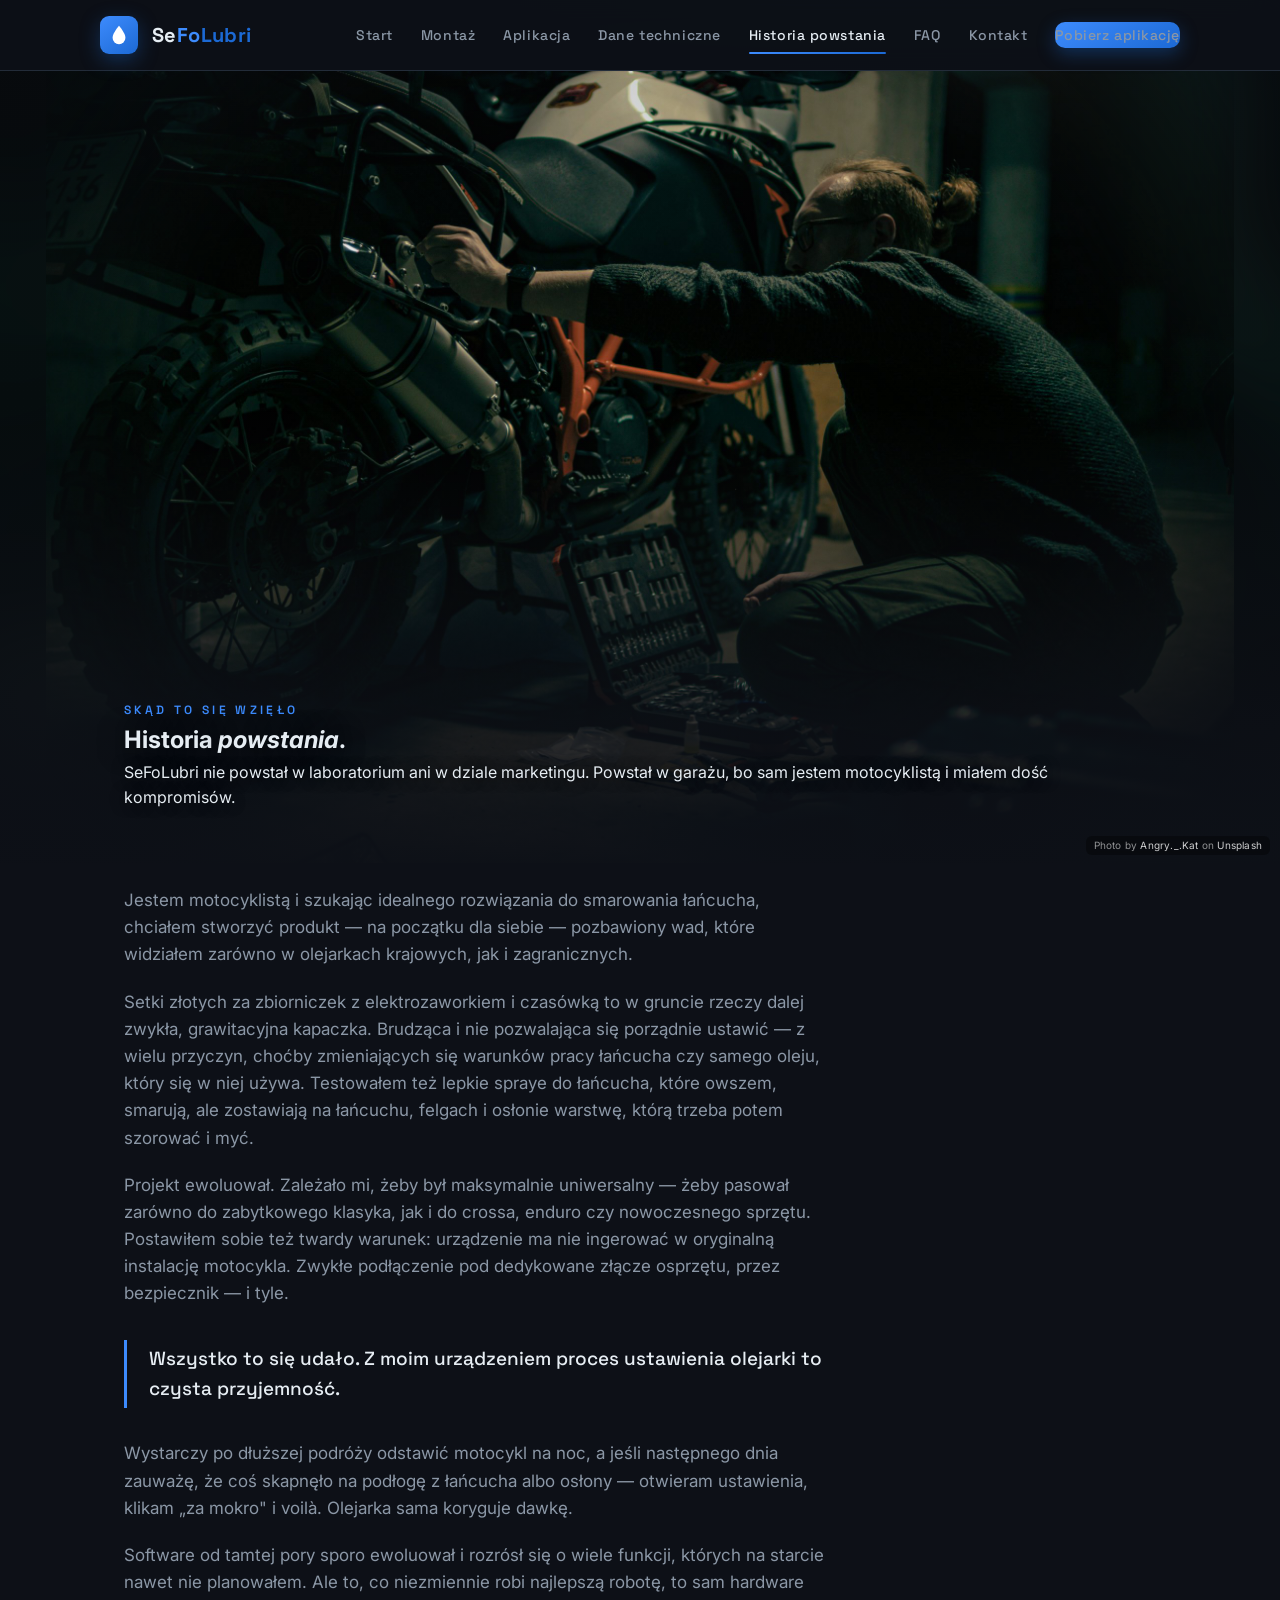
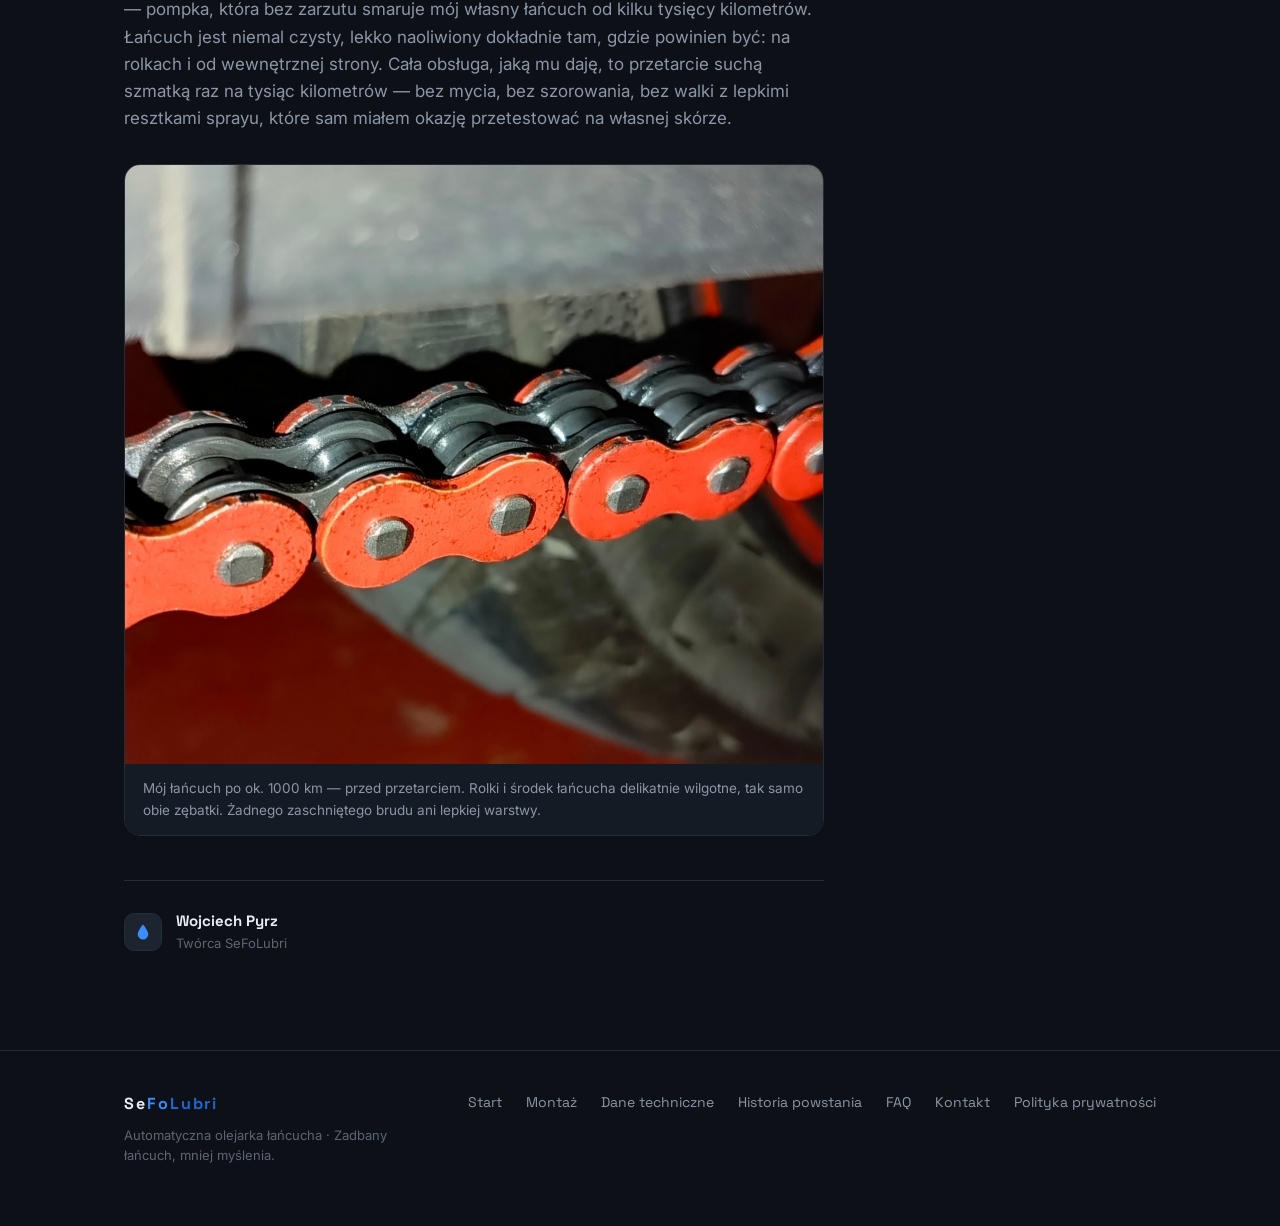
<file: sefolubri-site/historia-powstania.html>
<!DOCTYPE html>
<html lang="pl">
<head>
<meta charset="UTF-8">
<meta name="viewport" content="width=device-width, initial-scale=1.0">
<title>Historia powstania — SeFoLubri</title>
<meta name="description" content="Dlaczego powstał SeFoLubri — historia motocyklisty, który szukał idealnej olejarki łańcucha i w końcu zbudował ją sam.">
<link rel="icon" type="image/svg+xml" href="favicon.svg">
<link rel="preconnect" href="https://fonts.googleapis.com">
<link rel="preconnect" href="https://fonts.gstatic.com" crossorigin>
<link href="https://fonts.googleapis.com/css2?family=Space+Grotesk:wght@400;500;600;700&family=Inter:wght@400;500;600&display=swap" rel="stylesheet">
<link rel="stylesheet" href="style.css">
</head>
<body>

<header>
  <div class="wrap nav">
    <a class="brand" href="index.html">
      <div class="brand-mark">
        <svg viewBox="0 0 24 24" fill="none"><path d="M12 2C12 2 5 10 5 15a7 7 0 0 0 14 0c0-5-7-13-7-13Z" fill="#fff"/></svg>
      </div>
      <div class="brand-name"><span style="color:var(--text)">Se</span><span style="color:var(--blue)">Fo</span><span style="color:var(--blue-deep)">Lubri</span></div>
    </a>
    <button class="nav-toggle" aria-label="Menu" onclick="document.getElementById('navlinks').classList.toggle('show')">
      <svg viewBox="0 0 24 24" fill="none" stroke-width="2"><path d="M4 6h16M4 12h16M4 18h16"/></svg>
    </button>
    <ul class="nav-links" id="navlinks">
      <li><a href="index.html">Start</a></li>
      <li><a href="montaz.html">Montaż</a></li>
      <li><a href="aplikacja.html">Aplikacja</a></li>
      <li><a href="dane.html">Dane techniczne</a></li>
      <li><a href="historia-powstania.html" class="active">Historia powstania</a></li>
      <li><a href="faq.html">FAQ</a></li>
      <li><a href="kontakt.html">Kontakt</a></li>
      <li><a href="https://drive.usercontent.google.com/download?id=1QvqHh__F5-ibLGWXdDCIIiWxTKz9BSBk&export=download&confirm=t" class="nav-cta">Pobierz aplikację</a></li>
    </ul>
  </div>
</header>

<section class="page-hero-vignette ph-historia ph-full">
  <div class="ph-bg-blur"></div>
  <div class="ph-bg"></div>
  <div class="ph-fade"></div>
  <div class="photo-credit">Photo by <a href="https://unsplash.com/@_ks_?utm_source=unsplash&utm_medium=referral" target="_blank" rel="noopener">Angry._.Kat</a> on <a href="https://unsplash.com/photos/a-man-working-on-a-motorcycle-in-a-garage-4ORysIjH-mY?utm_source=unsplash&utm_medium=referral" target="_blank" rel="noopener">Unsplash</a></div>
  <div class="wrap">
    <span class="mono-eyebrow">Skąd to się wzięło</span>
    <h1>Historia <em>powstania</em>.</h1>
    <p class="lead">SeFoLubri nie powstał w laboratorium ani w dziale marketingu. Powstał w garażu, bo sam jestem motocyklistą i miałem dość kompromisów.</p>
  </div>
</section>

<section class="section" style="border-top:0; padding-top:24px">
  <div class="wrap">
    <div class="story">

      <p>Jestem motocyklistą i szukając idealnego rozwiązania do smarowania łańcucha, chciałem stworzyć produkt — na początku dla siebie — pozbawiony wad, które widziałem zarówno w olejarkach krajowych, jak i zagranicznych.</p>

      <p>Setki złotych za zbiorniczek z elektrozaworkiem i czasówką to w gruncie rzeczy dalej zwykła, grawitacyjna kapaczka. Brudząca i nie pozwalająca się porządnie ustawić — z wielu przyczyn, choćby zmieniających się warunków pracy łańcucha czy samego oleju, który się w niej używa. Testowałem też lepkie spraye do łańcucha, które owszem, smarują, ale zostawiają na łańcuchu, felgach i osłonie warstwę, którą trzeba potem szorować i myć.</p>

      <p>Projekt ewoluował. Zależało mi, żeby był maksymalnie uniwersalny — żeby pasował zarówno do zabytkowego klasyka, jak i do crossa, enduro czy nowoczesnego sprzętu. Postawiłem sobie też twardy warunek: urządzenie ma nie ingerować w oryginalną instalację motocykla. Zwykłe podłączenie pod dedykowane złącze osprzętu, przez bezpiecznik — i tyle.</p>

      <div class="story-quote">Wszystko to się udało. Z moim urządzeniem proces ustawienia olejarki to czysta przyjemność.</div>

      <p>Wystarczy po dłuższej podróży odstawić motocykl na noc, a jeśli następnego dnia zauważę, że coś skapnęło na podłogę z łańcucha albo osłony — otwieram ustawienia, klikam „za mokro" i voilà. Olejarka sama koryguje dawkę.</p>

      <p>Software od tamtej pory sporo ewoluował i rozrósł się o wiele funkcji, których na starcie nawet nie planowałem. Ale to, co niezmiennie robi najlepszą robotę, to sam hardware — pompka, która bez zarzutu smaruje mój własny łańcuch od kilku tysięcy kilometrów. Łańcuch jest niemal czysty, lekko naoliwiony dokładnie tam, gdzie powinien być: na rolkach i od wewnętrznej strony. Cała obsługa, jaką mu daję, to przetarcie suchą szmatką raz na tysiąc kilometrów — bez mycia, bez szorowania, bez walki z lepkimi resztkami sprayu, które sam miałem okazję przetestować na własnej skórze.</p>

      <figure class="story-photo">
        <img src="lancuch-1000km.jpg" alt="Łańcuch motocykla po około 1000 km pracy z olejarką SeFoLubri, przed przetarciem">
        <figcaption>Mój łańcuch po ok. 1000 km — przed przetarciem. Rolki i środek łańcucha delikatnie wilgotne, tak samo obie zębatki. Żadnego zaschniętego brudu ani lepkiej warstwy.</figcaption>
      </figure>

      <div class="story-signature">
        <div class="sig-mark">
          <svg viewBox="0 0 24 24" fill="none"><path d="M12 2C12 2 5 10 5 15a7 7 0 0 0 14 0c0-5-7-13-7-13Z" fill="#3d8bfd"/></svg>
        </div>
        <div>
          <div class="sig-name">Wojciech Pyrz</div>
          <div class="sig-role">Twórca SeFoLubri</div>
        </div>
      </div>

    </div>
  </div>
</section>

<footer>
  <div class="wrap">
    <div class="foot-row">
      <div class="foot-col">
        <div class="foot-brand"><span style="color:var(--text)">Se</span><span style="color:var(--blue)">Fo</span><span style="color:var(--blue-deep)">Lubri</span></div>
        <p>Automatyczna olejarka łańcucha · Zadbany łańcuch, mniej myślenia.</p>
      </div>
      <nav class="foot-nav">
        <a href="index.html">Start</a>
        <a href="montaz.html">Montaż</a>
        <a href="dane.html">Dane techniczne</a>
        <a href="historia-powstania.html">Historia powstania</a>
        <a href="faq.html">FAQ</a>
        <a href="kontakt.html">Kontakt</a>
        <a href="polityka-prywatnosci.html">Polityka prywatności</a>
      </nav>
    </div>
  </div>
</footer>

</body>
</html>
</file>
<file: style.css>
/* =========================================================
   SeFoLubri — wspólny arkusz stylów
   Space Grotesk (display) + Inter (body), ciemny motyw
   ========================================================= */
:root{
  --bg:#0d1017; --surface:#151b24; --surface2:#1c2430;
  --line:#232c39; --blue:#3d8bfd; --blue-deep:#1c69d4;
  --navy:#0a3a8c;
  --amber:#f0a830; --green:#00d880;
  --text:#e6edf3; --muted:#8b97a6; --dim:#5b6673;
}
*{margin:0;padding:0;box-sizing:border-box}
html{scroll-behavior:smooth}
body{
  background:var(--bg); color:var(--text);
  font-family:'Inter',system-ui,sans-serif; line-height:1.6;
  -webkit-font-smoothing:antialiased;
  background-image:radial-gradient(1200px 600px at 70% -10%, rgba(29,105,212,.14), transparent 60%);
}
.wrap{max-width:1080px;margin:0 auto;padding:0 24px}
.mono-eyebrow{
  font-family:'Space Grotesk',sans-serif; font-size:12px; letter-spacing:.28em;
  text-transform:uppercase; color:var(--blue); font-weight:600;
}
a{color:inherit}

/* ---------- HEADER / NAV ---------- */
header{position:sticky; top:0; z-index:50;
  background:rgba(13,16,23,.82); backdrop-filter:blur(12px);
  border-bottom:1px solid var(--line)}
.nav{display:flex; align-items:center; justify-content:space-between; padding:16px 0; gap:20px}
.brand{display:flex; align-items:center; gap:14px; text-decoration:none}
.brand-mark{
  width:38px;height:38px;border-radius:9px;
  background:linear-gradient(145deg,var(--blue),var(--blue-deep));
  display:grid;place-items:center; box-shadow:0 6px 20px rgba(29,105,212,.35); flex:none;
}
.brand-mark svg{width:22px;height:22px}
.brand-name{font-family:'Space Grotesk',sans-serif; font-weight:700; font-size:20px; letter-spacing:.02em}
.brand-expand{font-family:'Space Grotesk',sans-serif; font-weight:600; font-size:15px;
  letter-spacing:.04em; color:var(--muted); margin:6px 0 10px}

/* Wielki napis SeFoLubri w hero */
.hero-brand{
  font-family:'Space Grotesk',sans-serif; font-weight:800;
  font-size:clamp(52px,9vw,104px); line-height:1; letter-spacing:-.01em;
  margin:10px 0 6px;
  text-shadow:0 4px 24px rgba(0,0,0,.9), 0 1px 4px rgba(0,0,0,.9);
}
.hero-brand .hb-se{color:#5aa0ff}
.hero-brand .hb-fo{
  color:#fff;
  -webkit-text-stroke:2.5px var(--blue-deep);
  paint-order:stroke fill;
}
.hero-brand .hb-lubri{color:#4d90ff}
@media (max-width:640px){
  .hero-brand .hb-fo{-webkit-text-stroke:1.5px var(--blue-deep)}
}

/* Ujednolicone kolory logo w nawigacji i stopce (Se jasnoniebieski / Fo biały-obrys / Lubri granat) */
.bse{color:#5aa0ff}
.bfo{color:#fff; -webkit-text-stroke:1px var(--blue-deep); paint-order:stroke fill}
.blubri{color:#4d90ff}
.nav-links{display:flex; align-items:center; gap:28px; list-style:none}
.nav-links a{
  font-family:'Space Grotesk',sans-serif; font-size:14px; font-weight:500;
  letter-spacing:.04em; text-decoration:none; color:var(--muted);
  transition:color .15s ease; padding:4px 0; position:relative;
}
.nav-links a:hover{color:var(--text)}
.nav-links a.active{color:var(--text)}
.nav-links a.active::after{
  content:""; position:absolute; left:0; right:0; bottom:-6px; height:2px;
  background:linear-gradient(90deg,var(--blue),var(--blue-deep)); border-radius:2px;
}
.nav-cta{
  font-family:'Space Grotesk',sans-serif; font-weight:600; font-size:14px;
  padding:10px 18px; border-radius:10px; text-decoration:none; white-space:nowrap;
  background:linear-gradient(145deg,var(--blue),var(--blue-deep)); color:#fff;
  box-shadow:0 6px 18px rgba(29,105,212,.35); transition:transform .15s ease, box-shadow .15s ease;
}
.nav-cta:hover{transform:translateY(-2px); box-shadow:0 10px 24px rgba(29,105,212,.45)}
.nav-toggle{display:none; background:none; border:1px solid var(--line); border-radius:9px;
  width:42px;height:42px; cursor:pointer; place-items:center}
.nav-toggle svg{width:22px;height:22px;stroke:var(--text)}

/* ---------- BUTTONS ---------- */
.btn{
  font-family:'Space Grotesk',sans-serif; font-weight:600; font-size:15px;
  padding:14px 26px; border-radius:11px; border:0; cursor:pointer;
  text-decoration:none; display:inline-flex; align-items:center; gap:10px; letter-spacing:.02em;
  transition:transform .15s ease, box-shadow .15s ease;
}
.btn-primary{background:linear-gradient(145deg,var(--blue),var(--blue-deep)); color:#fff; box-shadow:0 8px 24px rgba(29,105,212,.4)}
.btn-primary:hover{transform:translateY(-2px); box-shadow:0 12px 30px rgba(29,105,212,.5)}
.btn-ghost{background:transparent; color:var(--text); border:1px solid var(--line)}
.btn-ghost:hover{border-color:var(--blue); color:var(--blue)}

/* ---------- PAGE HERO (podstrony) ---------- */
.page-hero{padding:64px 0 8px}
.page-hero h1{
  font-family:'Space Grotesk',sans-serif; font-weight:700;
  font-size:clamp(32px,5vw,52px); line-height:1.05; letter-spacing:-.02em; margin:16px 0 16px;
}
.page-hero h1 em{font-style:normal; color:var(--blue)}
.page-hero p.lead{font-size:18px; color:var(--muted); max-width:60ch}

/* ---------- SECTIONS ---------- */
.section{padding:32px 0; border-top:1px solid var(--line)}
.section:first-of-type{border-top:0}
.section-head{margin-bottom:20px; max-width:60ch}
.section-head h2{font-family:'Space Grotesk',sans-serif; font-size:clamp(24px,4vw,34px); font-weight:700; letter-spacing:-.01em; margin:12px 0 10px}
.section-head p{color:var(--muted); font-size:17px}

/* ---------- HERO Z WINIETĄ (zdjęcie w tle, rozmyte krawędzie) ---------- */
.hero-vignette{position:relative; overflow:hidden}
.hero-vignette .hero-bg{
  position:absolute; inset:-4%;
  background-image:url('hero-main.jpg');
  background-size:cover; background-position:center 40%;
  -webkit-mask-image:radial-gradient(ellipse 75% 80% at 55% 45%, #000 32%, transparent 78%);
  mask-image:radial-gradient(ellipse 75% 80% at 55% 45%, #000 32%, transparent 78%);
  opacity:.48; z-index:0; pointer-events:none;
}
.hero-vignette .hero-fade{
  position:absolute; inset:0; z-index:1; pointer-events:none;
  background:linear-gradient(115deg, rgba(13,16,23,.82) 0%, rgba(13,16,23,.45) 42%, rgba(13,16,23,.15) 70%, rgba(13,16,23,.85) 100%);
}
.hero-vignette .hero>*{position:relative; z-index:2}
.hero-vignette .hero h1{text-shadow:0 3px 30px rgba(0,0,0,.85)}
.hero-vignette .hero p.lead{color:#dbe4ee; text-shadow:0 2px 16px rgba(0,0,0,.85)}

/* ---------- HERO (strona główna) ---------- */
.hero{padding:64px 0 48px; display:grid; grid-template-columns:1.15fr .85fr; gap:56px; align-items:center}
.hero h1{
  font-family:'Space Grotesk',sans-serif; font-weight:700;
  font-size:clamp(38px,6vw,66px); line-height:1.02; letter-spacing:-.02em; margin:18px 0 20px;
}
.hero h1 em{font-style:normal; color:var(--blue)}
.hero p.lead{font-size:19px; color:var(--muted); max-width:44ch; margin-bottom:32px}
.cta-row{display:flex; gap:14px; flex-wrap:wrap; align-items:center}

/* ---------- QR w rogu (bez panelu) ---------- */
.qr-corner{display:flex; flex-direction:column; align-items:flex-end; justify-content:flex-start}
.qr-bare{background:#fff; border-radius:14px; padding:12px; box-shadow:0 16px 40px rgba(0,0,0,.5); line-height:0}
.qr-bare img{width:200px; height:200px; display:block}
.qr-caption{margin-top:12px; font-family:'Space Grotesk',sans-serif; font-size:13px;
  letter-spacing:.04em; color:var(--muted); text-shadow:0 1px 10px rgba(0,0,0,.6)}

/* ---------- QR CARD (stary panel — pozostaje na wypadek innych stron) ---------- */
.qr-panel{
  background:rgba(21,27,36,.72); backdrop-filter:blur(10px);
  border:1px solid rgba(255,255,255,.12); border-radius:20px;
  padding:28px; text-align:center; position:relative; overflow:hidden;
  box-shadow:0 20px 50px rgba(0,0,0,.4);
}
.qr-panel::before{
  content:""; position:absolute; inset:0;
  background:linear-gradient(180deg, rgba(61,139,253,.08), transparent 40%);
  pointer-events:none;
}
.qr-label{font-family:'Space Grotesk',sans-serif; font-size:12px; letter-spacing:.2em; text-transform:uppercase; color:var(--muted); margin-bottom:18px}
.qr-frame{background:#fff; border-radius:16px; padding:16px; display:inline-block; box-shadow:0 10px 30px rgba(0,0,0,.4)}
.qr-frame img{width:190px;height:190px;display:block}
.qr-sub{margin-top:18px; font-size:13px; color:var(--dim)}

/* ---------- FEATURE CARDS ---------- */
.grid{display:grid; grid-template-columns:repeat(2,1fr); gap:18px}
.card{
  background:var(--surface); border:1px solid var(--line); border-radius:16px; padding:26px;
  transition:border-color .2s ease, transform .2s ease;
}
.card:hover{border-color:var(--blue-deep); transform:translateY(-3px)}
.card-ico{width:44px;height:44px;border-radius:11px; background:var(--surface2); display:grid;place-items:center; margin-bottom:16px; border:1px solid var(--line)}
.card-ico svg{width:23px;height:23px; stroke:var(--blue)}
.card h3{font-family:'Space Grotesk',sans-serif; font-size:19px; font-weight:600; margin-bottom:8px}
.card p{color:var(--muted); font-size:15px}

/* ---------- STEPS ---------- */
.steps{counter-reset:s; display:grid; grid-template-columns:repeat(3,1fr); gap:20px}
.step{position:relative; padding-top:14px}
.step::before{
  counter-increment:s; content:"0" counter(s);
  font-family:'Space Grotesk',sans-serif; font-size:14px; font-weight:700; color:var(--blue);
  letter-spacing:.1em; display:block; margin-bottom:12px;
}
.step h3{font-family:'Space Grotesk',sans-serif; font-size:18px; font-weight:600; margin-bottom:8px}
.step p{color:var(--muted); font-size:15px}
.step-line{height:1px; background:linear-gradient(90deg,var(--blue-deep),transparent); margin-bottom:6px}

/* ---------- NOTE ---------- */
.note{background:var(--surface); border:1px solid var(--line); border-left:3px solid var(--amber); border-radius:12px; padding:20px 22px; color:var(--muted); font-size:15px; margin-top:36px}
.note b{color:var(--text)}

/* ---------- MONTAŻ — kroki ze zdjęciami ---------- */
.install-step{
  display:grid; grid-template-columns:1fr 1fr; gap:32px; align-items:center;
  padding:40px 0; border-top:1px solid var(--line);
}
.install-step:first-of-type{border-top:0}
.install-step.reverse .install-media{order:-1}
.install-num{
  font-family:'Space Grotesk',sans-serif; font-size:13px; font-weight:700;
  letter-spacing:.16em; color:var(--blue); text-transform:uppercase; margin-bottom:12px;
}
.install-body h3{font-family:'Space Grotesk',sans-serif; font-size:22px; font-weight:600; margin-bottom:10px}
.install-body p{color:var(--muted); font-size:16px; margin-bottom:10px}
.install-body ul{color:var(--muted); font-size:15px; margin:12px 0 0 0; padding-left:20px}
.install-body li{margin-bottom:6px}
.photo-slot{
  border-radius:16px; border:1px solid var(--line);
  background:#0a0d12; overflow:hidden; position:relative;
  display:flex; align-items:center; justify-content:center;
}
/* zdjęcia instrukcji pokazujemy w całości (bez przycinania) */
.photo-slot img{
  width:100%; height:auto; max-height:560px;
  object-fit:contain; display:block;
}
/* placeholder (gdyby jakieś zdjęcie nie doszło) */
.photo-slot:empty{aspect-ratio:4/3; border-style:dashed}

/* ---------- FAQ (accordion) ---------- */
.faq-list{max-width:820px}
.faq-item{border:1px solid var(--line); border-radius:14px; background:var(--surface); margin-bottom:12px; overflow:hidden}
.faq-q{
  width:100%; text-align:left; background:none; border:0; cursor:pointer;
  padding:20px 22px; display:flex; align-items:center; justify-content:space-between; gap:16px;
  font-family:'Space Grotesk',sans-serif; font-size:17px; font-weight:600; color:var(--text);
}
.faq-q:hover{color:var(--blue)}
.faq-q .chev{flex:none; width:20px;height:20px; stroke:var(--blue); transition:transform .2s ease}
.faq-item.open .faq-q .chev{transform:rotate(180deg)}
.faq-a{max-height:0; overflow:hidden; transition:max-height .28s ease}
.faq-a-inner{padding:0 22px 20px; color:var(--muted); font-size:15px}
.faq-a-inner a{color:var(--blue)}

/* ---------- DANE TECHNICZNE (tabela) ---------- */
.spec-table{width:100%; border-collapse:collapse; background:var(--surface); border:1px solid var(--line); border-radius:14px; overflow:hidden}
.spec-table tr{border-bottom:1px solid var(--line)}
.spec-table tr:last-child{border-bottom:0}
.spec-table th{
  text-align:left; padding:16px 22px; width:42%; vertical-align:top;
  font-family:'Space Grotesk',sans-serif; font-weight:600; font-size:15px; color:var(--text);
  background:var(--surface2);
}
.spec-table td{padding:16px 22px; color:var(--muted); font-size:15px}
.spec-groups{display:grid; gap:28px}
.spec-group h3{font-family:'Space Grotesk',sans-serif; font-size:15px; letter-spacing:.14em; text-transform:uppercase; color:var(--blue); margin-bottom:14px; font-weight:600}

/* ---------- KONTAKT / FORMULARZ ---------- */
.contact-grid{display:grid; grid-template-columns:1fr 1fr; gap:40px; align-items:start}
.contact-card{background:var(--surface); border:1px solid var(--line); border-radius:16px; padding:26px}
.contact-card h3{font-family:'Space Grotesk',sans-serif; font-size:18px; margin-bottom:16px}
.contact-line{display:flex; align-items:center; gap:12px; margin-bottom:14px; color:var(--muted); font-size:15px}
.contact-line svg{width:20px;height:20px;stroke:var(--blue);flex:none}
.contact-line a{color:var(--text); text-decoration:none}
.contact-line a:hover{color:var(--blue)}
.field{margin-bottom:16px}
.field label{display:block; font-family:'Space Grotesk',sans-serif; font-size:13px; letter-spacing:.06em; color:var(--muted); margin-bottom:7px}
.field input, .field textarea{
  width:100%; background:var(--bg); border:1px solid var(--line); border-radius:10px;
  padding:12px 14px; color:var(--text); font-family:'Inter',sans-serif; font-size:15px;
  transition:border-color .15s ease;
}
.field input:focus, .field textarea:focus{outline:none; border-color:var(--blue)}
.field textarea{resize:vertical; min-height:120px}
.form-note{font-size:13px; color:var(--dim); margin-top:10px}

/* ---------- FOOTER ---------- */
footer{border-top:1px solid var(--line); padding:40px 0 60px; margin-top:40px}
.foot-disclaimer{color:var(--dim); font-size:12.5px; line-height:1.55; margin-top:28px; padding-top:20px; border-top:1px solid var(--line); max-width:70ch}
.foot-row{display:flex; justify-content:space-between; align-items:flex-start; flex-wrap:wrap; gap:24px}
.foot-brand{font-family:'Space Grotesk',sans-serif; font-weight:700; letter-spacing:.12em; font-size:16px; margin-bottom:8px}
.foot-col p{color:var(--dim); font-size:13px; max-width:36ch}
.foot-nav{display:flex; gap:24px; flex-wrap:wrap}
.foot-nav a{color:var(--muted); text-decoration:none; font-size:14px; font-family:'Space Grotesk',sans-serif}
.foot-nav a:hover{color:var(--text)}

/* ---------- RESPONSYWNOŚĆ ---------- */
@media(max-width:820px){
  .hero{grid-template-columns:1fr; gap:40px; padding:48px 0}
  .grid{grid-template-columns:1fr}
  .steps{grid-template-columns:1fr; gap:28px}
  .install-step{grid-template-columns:1fr; gap:20px; padding:32px 0}
  .install-step.reverse .install-media{order:0}
  .contact-grid{grid-template-columns:1fr; gap:28px}
  .nav-links{
    position:fixed; inset:66px 0 auto 0; flex-direction:column; align-items:stretch; gap:0;
    background:rgba(13,16,23,.98); border-bottom:1px solid var(--line);
    padding:8px 24px 20px; display:none;
  }
  .nav-links.show{display:flex}
  .nav-links a{padding:14px 0; border-bottom:1px solid var(--line)}
  .nav-links a.active::after{display:none}
  .nav-links .nav-cta{margin-top:14px; text-align:center}
  .nav-toggle{display:grid}
}
@media(prefers-reduced-motion:reduce){*{transition:none!important}}

/* ============================================================
   ROZBUDOWA — winiety nagłówków, przerywniki, korzyści, opinie
   ============================================================ */

/* ---------- HERO GŁÓWNA z winietą (foto w tle) ---------- */
.hero-vignette{position:relative; overflow:hidden}
.hero-vignette .hero-bg{
  position:absolute; inset:-4%;
  background-image:url('hero-main.jpg');
  background-size:cover; background-position:32% 52%;
  -webkit-mask-image:radial-gradient(ellipse 92% 90% at 45% 48%, #000 44%, transparent 86%);
  mask-image:radial-gradient(ellipse 92% 90% at 45% 48%, #000 44%, transparent 86%);
  opacity:.68; z-index:0; pointer-events:none;
}
.hero-vignette .hero-fade{
  position:absolute; inset:0; z-index:1; pointer-events:none;
  background:linear-gradient(180deg, rgba(13,16,23,.35) 0%, rgba(13,16,23,.06) 40%, rgba(13,16,23,.92) 100%);
}
.hero-vignette .hero>*{position:relative; z-index:2}
.hero-vignette .hero h1{text-shadow:0 3px 30px rgba(0,0,0,.85)}
.hero-vignette .hero p.lead{color:#dbe4ee; text-shadow:0 2px 16px rgba(0,0,0,.85)}

/* ---------- PODPIS ZDJĘCIA (Unsplash, mały druk w rogu) ---------- */
.photo-credit{
  position:absolute; right:10px; bottom:8px; z-index:5;
  font-size:10px; letter-spacing:.02em; color:rgba(255,255,255,.55);
  background:rgba(0,0,0,.32); padding:3px 8px; border-radius:6px;
  backdrop-filter:blur(4px); font-family:'Inter',sans-serif; line-height:1.3;
}
.photo-credit a{color:rgba(255,255,255,.8); text-decoration:none}
.photo-credit a:hover{color:#fff; text-decoration:underline}

/* ---------- NAGŁÓWEK PODSTRONY z winietą ---------- */
.page-hero-vignette{position:relative; overflow:hidden; padding:110px 0 60px; min-height:440px; display:flex; align-items:flex-end}
.page-hero-vignette .ph-bg{
  position:absolute; inset:-4%;
  background-size:cover;
  -webkit-mask-image:radial-gradient(ellipse 95% 92% at 55% 45%, #000 45%, transparent 85%);
  mask-image:radial-gradient(ellipse 95% 92% at 55% 45%, #000 45%, transparent 85%);
  opacity:.72; z-index:0; pointer-events:none;
}
.page-hero-vignette .ph-fade{
  position:absolute; inset:0; z-index:1; pointer-events:none;
  background:linear-gradient(180deg, rgba(13,16,23,.55) 0%, rgba(13,16,23,.12) 35%, rgba(13,16,23,.75) 78%, rgba(13,16,23,.96) 100%);
}
.page-hero-vignette>.wrap{position:relative; z-index:2}
.page-hero-vignette h1{text-shadow:0 2px 26px rgba(0,0,0,.6)}
.page-hero-vignette p.lead{text-shadow:0 1px 14px rgba(0,0,0,.7)}
/* kadrowanie na motocykl, nie na niebo (zdjęcia pionowe) */
.ph-montaz .ph-bg{background-image:url('hdr-montaz.jpg'); background-position:center 62%}

/* ===== Nagłówki z CAŁYM zdjęciem + rozlaniem na boki (FAQ, Kontakt) ===== */
.ph-full{min-height:88vh; align-items:flex-end; padding-bottom:52px}
/* warstwa 1 — rozmyta, powiększona kopia wypełnia całą szerokość (rozlanie) */
.ph-full .ph-bg-blur{
  position:absolute; inset:-10%; z-index:0; pointer-events:none;
  background-size:cover; background-position:center;
  filter:blur(48px) saturate(1.15); opacity:.55; transform:scale(1.12);
}
/* warstwa 2 — ostre, całe zdjęcie w środku, z rozmytymi krawędziami wtapiającymi się w tło */
.ph-full .ph-bg{
  position:absolute; inset:0; z-index:1; pointer-events:none; opacity:1;
  background-size:contain; background-repeat:no-repeat; background-position:center top;
  -webkit-mask-image:radial-gradient(ellipse 62% 88% at 50% 44%, #000 55%, transparent 90%);
  mask-image:radial-gradient(ellipse 62% 88% at 50% 44%, #000 55%, transparent 90%);
}
.ph-full .ph-fade{
  z-index:2;
  background:linear-gradient(180deg, rgba(13,16,23,.2) 0%, rgba(13,16,23,0) 42%, rgba(13,16,23,.82) 82%, rgba(13,16,23,.97) 100%);
}
.ph-full>.wrap{z-index:3}

.ph-faq .ph-bg, .ph-faq .ph-bg-blur{background-image:url('hdr-faq.jpg')}
.ph-faq .ph-bg{background-position:center top}
.ph-kontakt-full .ph-bg, .ph-kontakt-full .ph-bg-blur{background-image:url('hdr-kontakt.jpg')}
.ph-kontakt-full .ph-bg{background-position:center center}
.ph-historia .ph-bg, .ph-historia .ph-bg-blur{background-image:url('hdr-historia.jpg')}
.ph-historia .ph-bg{background-position:center center}

/* ===== zdjęcie w treści artykułu (np. historia powstania) ===== */
.story-photo{margin:32px 0; border-radius:16px; overflow:hidden; border:1px solid var(--line); background:#000}
.story-photo img{width:100%; height:auto; display:block}
.story-photo figcaption{padding:14px 18px; color:var(--muted); font-size:13.5px; background:var(--surface)}
.story-photos{display:grid; grid-template-columns:1062fr 410fr; gap:16px; margin:32px 0; align-items:stretch}
.story-photos .story-photo{margin:0; display:flex; flex-direction:column}
.story-photos .story-photo img{flex:1; min-height:0; object-fit:cover}
@media (max-width:720px){.story-photos{grid-template-columns:1fr}.story-photos .story-photo img{flex:none}}

/* ---------- PRZERYWNIK (foto na całą szerokość, winieta) ---------- */
.break-band{position:relative; height:340px; overflow:hidden; margin:8px 0}
.break-band .bb-bg{
  position:absolute; inset:-4%;
  background-image:url('break-road.jpg');
  background-size:cover; background-position:center 55%;
  -webkit-mask-image:radial-gradient(ellipse 90% 88% at 50% 50%, #000 20%, transparent 82%);
  mask-image:radial-gradient(ellipse 90% 88% at 50% 50%, #000 20%, transparent 82%);
  opacity:.6; z-index:0;
}
.break-band .bb-fade{position:absolute; inset:0; z-index:1;
  background:linear-gradient(90deg, rgba(13,16,23,.85) 0%, rgba(13,16,23,.1) 40%, rgba(13,16,23,.1) 60%, rgba(13,16,23,.85) 100%),
             linear-gradient(180deg, rgba(13,16,23,.7) 0%, transparent 30%, transparent 70%, rgba(13,16,23,.7) 100%);}
.break-band .bb-quote{position:relative; z-index:2; height:100%; display:flex; align-items:center}
.break-band .bb-quote p{
  font-family:'Space Grotesk',sans-serif; font-size:clamp(20px,3vw,30px); font-weight:600;
  max-width:22ch; line-height:1.2; text-shadow:0 2px 20px rgba(0,0,0,.6);
}
.break-band .bb-quote em{font-style:normal; color:var(--blue)}

/* ---------- SEKCJA KORZYŚCI ---------- */
.benefits{display:grid; grid-template-columns:repeat(2,1fr); gap:16px; margin-top:8px}
.benefit{display:flex; gap:16px; align-items:flex-start; background:var(--surface);
  border:1px solid var(--line); border-radius:14px; padding:22px}
.benefit .b-ico{flex:none; width:42px; height:42px; border-radius:10px; background:rgba(61,139,253,.12);
  display:grid; place-items:center; border:1px solid rgba(61,139,253,.25)}
.benefit .b-ico svg{width:22px; height:22px; stroke:var(--blue)}
.benefit h3{font-family:'Space Grotesk',sans-serif; font-size:17px; font-weight:600; margin-bottom:5px}
.benefit p{color:var(--muted); font-size:14px; line-height:1.55}

/* ---------- JAK KUPIĆ ---------- */
.buy-band{background:linear-gradient(145deg, rgba(29,105,212,.14), rgba(29,105,212,.04));
  border:1px solid rgba(61,139,253,.28); border-radius:20px; padding:40px; text-align:center; margin-top:8px}
.buy-band h2{font-family:'Space Grotesk',sans-serif; font-size:clamp(24px,4vw,32px); margin-bottom:12px}
.buy-band p{color:var(--muted); font-size:17px; max-width:52ch; margin:0 auto 24px}
.buy-band .cta-row{justify-content:center}

/* ---------- OPINIE ---------- */
.reviews{display:grid; grid-template-columns:repeat(3,1fr); gap:16px; margin-top:8px}
.review{background:var(--surface); border:1px solid var(--line); border-radius:14px; padding:24px}
.review .stars{color:var(--amber); font-size:15px; letter-spacing:2px; margin-bottom:12px}
.review p{color:var(--text); font-size:15px; line-height:1.6; margin-bottom:16px; font-style:italic}
.review .who{color:var(--muted); font-size:13px; font-family:'Space Grotesk',sans-serif}
.review.placeholder{border-style:dashed; opacity:.7}
.review.placeholder p{color:var(--dim); font-style:normal}

/* ---------- FADE-IN przy scrollu ---------- */
.reveal{opacity:0; transform:translateY(24px); transition:opacity .7s ease, transform .7s ease}
.reveal.in{opacity:1; transform:none}
@media(prefers-reduced-motion:reduce){.reveal{opacity:1; transform:none; transition:none}}

@media(max-width:820px){
  .benefits{grid-template-columns:1fr}
  .reviews{grid-template-columns:1fr}
  .break-band{height:280px}
  .buy-band{padding:28px 20px}
}

/* ============================================================
   SEKCJA TECHNICZNA (PCB) + PRECYZJA + ZAKŁADKA APLIKACJA
   ============================================================ */

/* ---------- Sekcja z fotografią techniczną ---------- */
.tech-split{display:grid; grid-template-columns:1.05fr .95fr; gap:44px; align-items:center}
.tech-photo{position:relative; border-radius:20px; overflow:hidden; min-height:420px}
.tech-photo .tp-blur{
  position:absolute; inset:-12%; background-image:url('pcb.jpg');
  background-size:cover; background-position:center;
  filter:blur(40px) saturate(1.1); opacity:.5; transform:scale(1.1);
}
.tech-photo .tp-sharp{
  position:absolute; inset:0; background-image:url('pcb.jpg');
  background-size:cover; background-position:center 42%;
  -webkit-mask-image:radial-gradient(ellipse 78% 84% at 50% 48%, #000 42%, transparent 84%);
  mask-image:radial-gradient(ellipse 78% 84% at 50% 48%, #000 42%, transparent 84%);
  opacity:.9;
}
.tech-photo .tp-tint{position:absolute; inset:0;
  background:linear-gradient(180deg, rgba(13,16,23,.25), rgba(13,16,23,.55));}

/* lista parametrów technicznych */
.spec-list{list-style:none; margin-top:20px}
.spec-list li{display:flex; gap:13px; align-items:flex-start; padding:11px 0; border-bottom:1px solid var(--line); color:var(--muted); font-size:15px; line-height:1.55}
.spec-list li:last-child{border-bottom:0}
.spec-list svg{flex:none; width:19px; height:19px; stroke:var(--blue); margin-top:2px}
.spec-list b{color:var(--text); font-weight:600}

/* ---------- Precyzja dawki — wyróżniony blok z liczbą ---------- */
.dose-band{
  display:grid; grid-template-columns:auto 1fr; gap:36px; align-items:center;
  background:linear-gradient(145deg, rgba(0,216,128,.10), rgba(0,216,128,.02));
  border:1px solid rgba(0,216,128,.26); border-radius:20px; padding:36px 40px; margin-top:8px;
}
.dose-figure{text-align:center; padding-right:36px; border-right:1px solid rgba(0,216,128,.22)}
.dose-figure .num{font-family:'Space Grotesk',sans-serif; font-size:clamp(38px,6vw,58px); font-weight:700; color:var(--green); line-height:1; letter-spacing:-.02em}
.dose-figure .unit{font-family:'Space Grotesk',sans-serif; font-size:15px; color:var(--muted); margin-top:8px; letter-spacing:.06em}
.dose-figure .sub{font-size:13px; color:var(--dim); margin-top:14px; line-height:1.5}
.dose-body h3{font-family:'Space Grotesk',sans-serif; font-size:21px; margin-bottom:10px}
.dose-body p{color:var(--muted); font-size:15px; line-height:1.65; margin-bottom:10px}
.dose-body p:last-child{margin-bottom:0}

/* ---------- Zakładka APLIKACJA ---------- */
.ph-apka .ph-bg, .ph-apka .ph-bg-blur{background-image:url('hdr-apka.jpg')}
.ph-apka .ph-bg{background-position:center 55%}

/* pulpit — szeroki zrzut poziomy */
.shot-wide{border-radius:16px; overflow:hidden; border:1px solid var(--line); background:#000; line-height:0;
  box-shadow:0 24px 60px rgba(0,0,0,.5), 0 0 90px rgba(61,139,253,.14)}
.shot-wide img{width:100%; height:auto; display:block}

/* siatka zrzutów pionowych z opisem */
.shots{display:grid; grid-template-columns:repeat(2,1fr); gap:28px; margin-top:8px}
.shot-row{display:grid; grid-template-columns:190px 1fr; gap:22px; align-items:start;
  background:var(--surface); border:1px solid var(--line); border-radius:16px; padding:22px}
.shot-phone{border-radius:12px; overflow:hidden; border:1px solid var(--line); background:#000; line-height:0;
  box-shadow:0 14px 40px rgba(0,0,0,.45), 0 0 50px rgba(61,139,253,.12)}
.shot-phone img{width:100%; height:auto; display:block}
.shot-txt h3{font-family:'Space Grotesk',sans-serif; font-size:17px; font-weight:600; margin-bottom:8px}
.shot-txt p{color:var(--muted); font-size:14px; line-height:1.6; margin-bottom:9px}
.shot-txt ul{list-style:none; margin-top:10px}
.shot-txt li{color:var(--muted); font-size:13.5px; line-height:1.5; padding-left:16px; position:relative; margin-bottom:6px}
.shot-txt li::before{content:"›"; position:absolute; left:0; color:var(--blue); font-weight:700}

/* pigułki z funkcjami */
.pills{display:flex; flex-wrap:wrap; gap:10px; margin-top:20px}
.pill{background:var(--surface2); border:1px solid var(--line); border-radius:999px;
  padding:8px 16px; font-size:13.5px; color:var(--muted); font-family:'Space Grotesk',sans-serif}
.pill b{color:var(--text); font-weight:600}

@media(max-width:900px){
  .tech-split{grid-template-columns:1fr; gap:28px}
  .tech-photo{min-height:300px}
  .shots{grid-template-columns:1fr}
  .dose-band{grid-template-columns:1fr; gap:22px; padding:28px 24px}
  .dose-figure{padding-right:0; padding-bottom:22px; border-right:0; border-bottom:1px solid rgba(0,216,128,.22)}
  .shot-row{grid-template-columns:150px 1fr; gap:16px; padding:18px}
}
@media(max-width:560px){
  .shot-row{grid-template-columns:1fr}
  .shot-phone{max-width:260px; margin:0 auto}
}

/* ===== treść prawna (polityka prywatności itp.) ===== */
.legal{max-width:74ch}
.legal-updated{color:var(--dim); font-size:13px; margin-bottom:32px}
.legal-block{margin-bottom:36px}
.legal-block h3{font-family:'Space Grotesk',sans-serif; font-size:14px; letter-spacing:.14em;
  text-transform:uppercase; color:var(--blue); margin-bottom:14px; font-weight:600}
.legal-block p{color:var(--muted); font-size:15.5px; margin-bottom:12px}
.legal-block p:last-child{margin-bottom:0}
.legal-block ul{color:var(--muted); font-size:15.5px; margin:0 0 12px 0; padding-left:20px}
.legal-block li{margin-bottom:6px}
.legal-block a{color:var(--blue)}
.legal-summary{background:var(--surface); border:1px solid var(--line); border-left:3px solid var(--green);
  border-radius:12px; padding:22px 24px; margin-bottom:40px}
.legal-summary p{color:var(--text); font-size:16px; margin:0}
.legal-summary p+p{margin-top:8px; color:var(--muted); font-size:14.5px}

/* ===== historia powstania (narracja) ===== */
.story{max-width:70ch}
.story p{color:var(--muted); font-size:17px; margin-bottom:20px}
.story p:last-of-type{margin-bottom:0}
.story-quote{border-left:3px solid var(--blue); padding:4px 0 4px 22px; margin:32px 0;
  font-family:'Space Grotesk',sans-serif; font-size:19px; font-weight:500; color:var(--text)}
.story-signature{margin-top:44px; padding-top:28px; border-top:1px solid var(--line);
  display:flex; align-items:center; gap:14px}
.story-signature .sig-mark{width:38px; height:38px; border-radius:10px; background:var(--surface2);
  border:1px solid var(--line); display:flex; align-items:center; justify-content:center; flex-shrink:0}
.story-signature .sig-mark svg{width:18px; height:18px}
.story-signature .sig-name{font-family:'Space Grotesk',sans-serif; font-weight:700; font-size:15px; color:var(--text)}
.story-signature .sig-role{color:var(--dim); font-size:13px}

/* ---------- SKAD NAZWA (name cards) ---------- */
.name-cards{display:grid; grid-template-columns:repeat(3,1fr); gap:20px}
.name-card{background:var(--surface); border:1px solid var(--line); border-radius:14px; padding:18px 20px}
.name-card .nc-word{font-family:'Space Grotesk',sans-serif; font-weight:800; font-size:34px; color:#1a1f28; line-height:1;
  background:#eef3fa; display:inline-block; padding:6px 14px; border-radius:10px; margin-bottom:14px}
.name-card .nc-hl-se{color:var(--blue)}
.name-card .nc-hl-fo{color:#fff; -webkit-text-stroke:1.5px var(--blue-deep); text-shadow:0 0 1px var(--blue-deep)}
.name-card .nc-hl-lubri{color:var(--navy)}
.name-card .nc-pl{font-family:'Space Grotesk',sans-serif; font-weight:700; font-size:15px; letter-spacing:.18em; color:var(--blue); margin-bottom:10px}
.name-card p{color:var(--muted); font-size:15px; line-height:1.5}

/* ---------- SYSTEM CISNIENIOWY (flow) ---------- */
.sys-flow{display:flex; align-items:stretch; gap:14px; justify-content:center}
.sys-block{flex:1; background:var(--surface); border:1px solid var(--line); border-radius:16px; padding:24px 20px; max-width:320px}
.sys-block-mid{border-color:rgba(61,139,253,.4); box-shadow:0 0 40px rgba(61,139,253,.10)}
.sys-ico{width:52px; height:52px; border-radius:12px; background:var(--surface2); display:flex; align-items:center; justify-content:center; margin-bottom:16px}
.sys-ico svg{width:28px; height:28px}
.sys-block h3{font-family:'Space Grotesk',sans-serif; font-size:17px; font-weight:700; margin-bottom:12px}
.sys-block ul{list-style:none; padding:0; margin:0}
.sys-block li{color:var(--muted); font-size:14px; line-height:1.45; padding-left:18px; position:relative; margin-bottom:7px}
.sys-block li::before{content:"›"; position:absolute; left:2px; color:var(--blue); font-weight:700}
.sys-arrow{display:flex; align-items:center; flex:0 0 40px}
.sys-arrow svg{width:40px; height:24px}
@media (max-width:860px){
  .name-cards{grid-template-columns:1fr}
  .sys-flow{flex-direction:column; align-items:stretch}
  .sys-block{max-width:none}
  .sys-arrow{transform:rotate(90deg); align-self:center; flex:0 0 auto; padding:4px 0}
}

/* Ikonka aplikacji przy przyciskach pobierania */
.btn-appicon{width:20px; height:20px; border-radius:5px; margin-right:8px; vertical-align:middle; display:inline-block}
.nav-cta .btn-appicon{width:18px; height:18px; margin-right:6px}

/* Notka pod tabelą specyfikacji (akcent podróżniczy) */
.spec-note{margin-top:14px; padding:14px 16px; background:rgba(61,139,253,.08);
  border-left:3px solid var(--blue); border-radius:8px; color:var(--text); font-size:15px; line-height:1.5}

/* Baner podróżniczy */
.travel-banner{display:flex; gap:20px; align-items:center; margin-top:24px;
  padding:24px 28px; border-radius:16px;
  background:linear-gradient(120deg, rgba(28,105,212,.14), rgba(10,58,140,.08));
  border:1px solid rgba(61,139,253,.25)}
.travel-banner .tb-icon{font-size:44px; line-height:1; flex-shrink:0}
.travel-banner h3{font-family:'Space Grotesk',sans-serif; font-size:19px; font-weight:700; margin-bottom:8px; color:var(--text)}
.travel-banner p{color:var(--muted); font-size:15px; line-height:1.55}
.travel-banner b{color:var(--text)}
@media (max-width:640px){.travel-banner{flex-direction:column; text-align:center; gap:12px}}
</file>
<file: sefolubri-site/style.css>
/* =========================================================
   SeFoLubri — wspólny arkusz stylów
   Space Grotesk (display) + Inter (body), ciemny motyw
   ========================================================= */
:root{
  --bg:#0d1017; --surface:#151b24; --surface2:#1c2430;
  --line:#232c39; --blue:#3d8bfd; --blue-deep:#1c69d4;
  --navy:#0a3a8c;
  --amber:#f0a830; --green:#00d880;
  --text:#e6edf3; --muted:#8b97a6; --dim:#5b6673;
}
*{margin:0;padding:0;box-sizing:border-box}
html{scroll-behavior:smooth}
body{
  background:var(--bg); color:var(--text);
  font-family:'Inter',system-ui,sans-serif; line-height:1.6;
  -webkit-font-smoothing:antialiased;
  background-image:radial-gradient(1200px 600px at 70% -10%, rgba(29,105,212,.14), transparent 60%);
}
.wrap{max-width:1080px;margin:0 auto;padding:0 24px}
.mono-eyebrow{
  font-family:'Space Grotesk',sans-serif; font-size:12px; letter-spacing:.28em;
  text-transform:uppercase; color:var(--blue); font-weight:600;
}
a{color:inherit}

/* ---------- HEADER / NAV ---------- */
header{position:sticky; top:0; z-index:50;
  background:rgba(13,16,23,.82); backdrop-filter:blur(12px);
  border-bottom:1px solid var(--line)}
.nav{display:flex; align-items:center; justify-content:space-between; padding:16px 0; gap:20px}
.brand{display:flex; align-items:center; gap:14px; text-decoration:none}
.brand-mark{
  width:38px;height:38px;border-radius:9px;
  background:linear-gradient(145deg,var(--blue),var(--blue-deep));
  display:grid;place-items:center; box-shadow:0 6px 20px rgba(29,105,212,.35); flex:none;
}
.brand-mark svg{width:22px;height:22px}
.brand-name{font-family:'Space Grotesk',sans-serif; font-weight:700; font-size:20px; letter-spacing:.02em}
.brand-expand{font-family:'Space Grotesk',sans-serif; font-weight:600; font-size:15px;
  letter-spacing:.04em; color:var(--muted); margin:6px 0 10px}

/* Wielki napis SeFoLubri w hero */
.hero-brand{
  font-family:'Space Grotesk',sans-serif; font-weight:800;
  font-size:clamp(52px,9vw,104px); line-height:1; letter-spacing:-.01em;
  margin:10px 0 6px;
  text-shadow:0 4px 24px rgba(0,0,0,.9), 0 1px 4px rgba(0,0,0,.9);
}
.hero-brand .hb-se{color:#5aa0ff}
.hero-brand .hb-fo{
  color:#fff;
  -webkit-text-stroke:2.5px var(--blue-deep);
  paint-order:stroke fill;
}
.hero-brand .hb-lubri{color:#4d90ff}
@media (max-width:640px){
  .hero-brand .hb-fo{-webkit-text-stroke:1.5px var(--blue-deep)}
}
.nav-links{display:flex; align-items:center; gap:28px; list-style:none}
.nav-links a{
  font-family:'Space Grotesk',sans-serif; font-size:14px; font-weight:500;
  letter-spacing:.04em; text-decoration:none; color:var(--muted);
  transition:color .15s ease; padding:4px 0; position:relative;
}
.nav-links a:hover{color:var(--text)}
.nav-links a.active{color:var(--text)}
.nav-links a.active::after{
  content:""; position:absolute; left:0; right:0; bottom:-6px; height:2px;
  background:linear-gradient(90deg,var(--blue),var(--blue-deep)); border-radius:2px;
}
.nav-cta{
  font-family:'Space Grotesk',sans-serif; font-weight:600; font-size:14px;
  padding:10px 18px; border-radius:10px; text-decoration:none; white-space:nowrap;
  background:linear-gradient(145deg,var(--blue),var(--blue-deep)); color:#fff;
  box-shadow:0 6px 18px rgba(29,105,212,.35); transition:transform .15s ease, box-shadow .15s ease;
}
.nav-cta:hover{transform:translateY(-2px); box-shadow:0 10px 24px rgba(29,105,212,.45)}
.nav-toggle{display:none; background:none; border:1px solid var(--line); border-radius:9px;
  width:42px;height:42px; cursor:pointer; place-items:center}
.nav-toggle svg{width:22px;height:22px;stroke:var(--text)}

/* ---------- BUTTONS ---------- */
.btn{
  font-family:'Space Grotesk',sans-serif; font-weight:600; font-size:15px;
  padding:14px 26px; border-radius:11px; border:0; cursor:pointer;
  text-decoration:none; display:inline-flex; align-items:center; gap:10px; letter-spacing:.02em;
  transition:transform .15s ease, box-shadow .15s ease;
}
.btn-primary{background:linear-gradient(145deg,var(--blue),var(--blue-deep)); color:#fff; box-shadow:0 8px 24px rgba(29,105,212,.4)}
.btn-primary:hover{transform:translateY(-2px); box-shadow:0 12px 30px rgba(29,105,212,.5)}
.btn-ghost{background:transparent; color:var(--text); border:1px solid var(--line)}
.btn-ghost:hover{border-color:var(--blue); color:var(--blue)}

/* ---------- PAGE HERO (podstrony) ---------- */
.page-hero{padding:64px 0 8px}
.page-hero h1{
  font-family:'Space Grotesk',sans-serif; font-weight:700;
  font-size:clamp(32px,5vw,52px); line-height:1.05; letter-spacing:-.02em; margin:16px 0 16px;
}
.page-hero h1 em{font-style:normal; color:var(--blue)}
.page-hero p.lead{font-size:18px; color:var(--muted); max-width:60ch}

/* ---------- SECTIONS ---------- */
.section{padding:56px 0; border-top:1px solid var(--line)}
.section:first-of-type{border-top:0}
.section-head{margin-bottom:40px; max-width:60ch}
.section-head h2{font-family:'Space Grotesk',sans-serif; font-size:clamp(24px,4vw,34px); font-weight:700; letter-spacing:-.01em; margin:12px 0 10px}
.section-head p{color:var(--muted); font-size:17px}

/* ---------- HERO Z WINIETĄ (zdjęcie w tle, rozmyte krawędzie) ---------- */
.hero-vignette{position:relative; overflow:hidden}
.hero-vignette .hero-bg{
  position:absolute; inset:-4%;
  background-image:url('hero-main.jpg');
  background-size:cover; background-position:center 40%;
  -webkit-mask-image:radial-gradient(ellipse 75% 80% at 55% 45%, #000 32%, transparent 78%);
  mask-image:radial-gradient(ellipse 75% 80% at 55% 45%, #000 32%, transparent 78%);
  opacity:.48; z-index:0; pointer-events:none;
}
.hero-vignette .hero-fade{
  position:absolute; inset:0; z-index:1; pointer-events:none;
  background:linear-gradient(115deg, rgba(13,16,23,.82) 0%, rgba(13,16,23,.45) 42%, rgba(13,16,23,.15) 70%, rgba(13,16,23,.85) 100%);
}
.hero-vignette .hero>*{position:relative; z-index:2}
.hero-vignette .hero h1{text-shadow:0 3px 30px rgba(0,0,0,.85)}
.hero-vignette .hero p.lead{color:#dbe4ee; text-shadow:0 2px 16px rgba(0,0,0,.85)}

/* ---------- HERO (strona główna) ---------- */
.hero{padding:64px 0 48px; display:grid; grid-template-columns:1.15fr .85fr; gap:56px; align-items:center}
.hero h1{
  font-family:'Space Grotesk',sans-serif; font-weight:700;
  font-size:clamp(38px,6vw,66px); line-height:1.02; letter-spacing:-.02em; margin:18px 0 20px;
}
.hero h1 em{font-style:normal; color:var(--blue)}
.hero p.lead{font-size:19px; color:var(--muted); max-width:44ch; margin-bottom:32px}
.cta-row{display:flex; gap:14px; flex-wrap:wrap; align-items:center}

/* ---------- QR w rogu (bez panelu) ---------- */
.qr-corner{display:flex; flex-direction:column; align-items:flex-end; justify-content:flex-start}
.qr-bare{background:#fff; border-radius:14px; padding:12px; box-shadow:0 16px 40px rgba(0,0,0,.5); line-height:0}
.qr-bare img{width:200px; height:200px; display:block}
.qr-caption{margin-top:12px; font-family:'Space Grotesk',sans-serif; font-size:13px;
  letter-spacing:.04em; color:var(--muted); text-shadow:0 1px 10px rgba(0,0,0,.6)}

/* ---------- QR CARD (stary panel — pozostaje na wypadek innych stron) ---------- */
.qr-panel{
  background:rgba(21,27,36,.72); backdrop-filter:blur(10px);
  border:1px solid rgba(255,255,255,.12); border-radius:20px;
  padding:28px; text-align:center; position:relative; overflow:hidden;
  box-shadow:0 20px 50px rgba(0,0,0,.4);
}
.qr-panel::before{
  content:""; position:absolute; inset:0;
  background:linear-gradient(180deg, rgba(61,139,253,.08), transparent 40%);
  pointer-events:none;
}
.qr-label{font-family:'Space Grotesk',sans-serif; font-size:12px; letter-spacing:.2em; text-transform:uppercase; color:var(--muted); margin-bottom:18px}
.qr-frame{background:#fff; border-radius:16px; padding:16px; display:inline-block; box-shadow:0 10px 30px rgba(0,0,0,.4)}
.qr-frame img{width:190px;height:190px;display:block}
.qr-sub{margin-top:18px; font-size:13px; color:var(--dim)}

/* ---------- FEATURE CARDS ---------- */
.grid{display:grid; grid-template-columns:repeat(2,1fr); gap:18px}
.card{
  background:var(--surface); border:1px solid var(--line); border-radius:16px; padding:26px;
  transition:border-color .2s ease, transform .2s ease;
}
.card:hover{border-color:var(--blue-deep); transform:translateY(-3px)}
.card-ico{width:44px;height:44px;border-radius:11px; background:var(--surface2); display:grid;place-items:center; margin-bottom:16px; border:1px solid var(--line)}
.card-ico svg{width:23px;height:23px; stroke:var(--blue)}
.card h3{font-family:'Space Grotesk',sans-serif; font-size:19px; font-weight:600; margin-bottom:8px}
.card p{color:var(--muted); font-size:15px}

/* ---------- STEPS ---------- */
.steps{counter-reset:s; display:grid; grid-template-columns:repeat(3,1fr); gap:20px}
.step{position:relative; padding-top:14px}
.step::before{
  counter-increment:s; content:"0" counter(s);
  font-family:'Space Grotesk',sans-serif; font-size:14px; font-weight:700; color:var(--blue);
  letter-spacing:.1em; display:block; margin-bottom:12px;
}
.step h3{font-family:'Space Grotesk',sans-serif; font-size:18px; font-weight:600; margin-bottom:8px}
.step p{color:var(--muted); font-size:15px}
.step-line{height:1px; background:linear-gradient(90deg,var(--blue-deep),transparent); margin-bottom:6px}

/* ---------- NOTE ---------- */
.note{background:var(--surface); border:1px solid var(--line); border-left:3px solid var(--amber); border-radius:12px; padding:20px 22px; color:var(--muted); font-size:15px; margin-top:36px}
.note b{color:var(--text)}

/* ---------- MONTAŻ — kroki ze zdjęciami ---------- */
.install-step{
  display:grid; grid-template-columns:1fr 1fr; gap:32px; align-items:center;
  padding:40px 0; border-top:1px solid var(--line);
}
.install-step:first-of-type{border-top:0}
.install-step.reverse .install-media{order:-1}
.install-num{
  font-family:'Space Grotesk',sans-serif; font-size:13px; font-weight:700;
  letter-spacing:.16em; color:var(--blue); text-transform:uppercase; margin-bottom:12px;
}
.install-body h3{font-family:'Space Grotesk',sans-serif; font-size:22px; font-weight:600; margin-bottom:10px}
.install-body p{color:var(--muted); font-size:16px; margin-bottom:10px}
.install-body ul{color:var(--muted); font-size:15px; margin:12px 0 0 0; padding-left:20px}
.install-body li{margin-bottom:6px}
.photo-slot{
  border-radius:16px; border:1px solid var(--line);
  background:#0a0d12; overflow:hidden; position:relative;
  display:flex; align-items:center; justify-content:center;
}
/* zdjęcia instrukcji pokazujemy w całości (bez przycinania) */
.photo-slot img{
  width:100%; height:auto; max-height:560px;
  object-fit:contain; display:block;
}
/* placeholder (gdyby jakieś zdjęcie nie doszło) */
.photo-slot:empty{aspect-ratio:4/3; border-style:dashed}

/* ---------- FAQ (accordion) ---------- */
.faq-list{max-width:820px}
.faq-item{border:1px solid var(--line); border-radius:14px; background:var(--surface); margin-bottom:12px; overflow:hidden}
.faq-q{
  width:100%; text-align:left; background:none; border:0; cursor:pointer;
  padding:20px 22px; display:flex; align-items:center; justify-content:space-between; gap:16px;
  font-family:'Space Grotesk',sans-serif; font-size:17px; font-weight:600; color:var(--text);
}
.faq-q:hover{color:var(--blue)}
.faq-q .chev{flex:none; width:20px;height:20px; stroke:var(--blue); transition:transform .2s ease}
.faq-item.open .faq-q .chev{transform:rotate(180deg)}
.faq-a{max-height:0; overflow:hidden; transition:max-height .28s ease}
.faq-a-inner{padding:0 22px 20px; color:var(--muted); font-size:15px}
.faq-a-inner a{color:var(--blue)}

/* ---------- DANE TECHNICZNE (tabela) ---------- */
.spec-table{width:100%; border-collapse:collapse; background:var(--surface); border:1px solid var(--line); border-radius:14px; overflow:hidden}
.spec-table tr{border-bottom:1px solid var(--line)}
.spec-table tr:last-child{border-bottom:0}
.spec-table th{
  text-align:left; padding:16px 22px; width:42%; vertical-align:top;
  font-family:'Space Grotesk',sans-serif; font-weight:600; font-size:15px; color:var(--text);
  background:var(--surface2);
}
.spec-table td{padding:16px 22px; color:var(--muted); font-size:15px}
.spec-groups{display:grid; gap:28px}
.spec-group h3{font-family:'Space Grotesk',sans-serif; font-size:15px; letter-spacing:.14em; text-transform:uppercase; color:var(--blue); margin-bottom:14px; font-weight:600}

/* ---------- KONTAKT / FORMULARZ ---------- */
.contact-grid{display:grid; grid-template-columns:1fr 1fr; gap:40px; align-items:start}
.contact-card{background:var(--surface); border:1px solid var(--line); border-radius:16px; padding:26px}
.contact-card h3{font-family:'Space Grotesk',sans-serif; font-size:18px; margin-bottom:16px}
.contact-line{display:flex; align-items:center; gap:12px; margin-bottom:14px; color:var(--muted); font-size:15px}
.contact-line svg{width:20px;height:20px;stroke:var(--blue);flex:none}
.contact-line a{color:var(--text); text-decoration:none}
.contact-line a:hover{color:var(--blue)}
.field{margin-bottom:16px}
.field label{display:block; font-family:'Space Grotesk',sans-serif; font-size:13px; letter-spacing:.06em; color:var(--muted); margin-bottom:7px}
.field input, .field textarea{
  width:100%; background:var(--bg); border:1px solid var(--line); border-radius:10px;
  padding:12px 14px; color:var(--text); font-family:'Inter',sans-serif; font-size:15px;
  transition:border-color .15s ease;
}
.field input:focus, .field textarea:focus{outline:none; border-color:var(--blue)}
.field textarea{resize:vertical; min-height:120px}
.form-note{font-size:13px; color:var(--dim); margin-top:10px}

/* ---------- FOOTER ---------- */
footer{border-top:1px solid var(--line); padding:40px 0 60px; margin-top:40px}
.foot-row{display:flex; justify-content:space-between; align-items:flex-start; flex-wrap:wrap; gap:24px}
.foot-brand{font-family:'Space Grotesk',sans-serif; font-weight:700; letter-spacing:.12em; font-size:16px; margin-bottom:8px}
.foot-col p{color:var(--dim); font-size:13px; max-width:36ch}
.foot-nav{display:flex; gap:24px; flex-wrap:wrap}
.foot-nav a{color:var(--muted); text-decoration:none; font-size:14px; font-family:'Space Grotesk',sans-serif}
.foot-nav a:hover{color:var(--text)}

/* ---------- RESPONSYWNOŚĆ ---------- */
@media(max-width:820px){
  .hero{grid-template-columns:1fr; gap:40px; padding:48px 0}
  .grid{grid-template-columns:1fr}
  .steps{grid-template-columns:1fr; gap:28px}
  .install-step{grid-template-columns:1fr; gap:20px; padding:32px 0}
  .install-step.reverse .install-media{order:0}
  .contact-grid{grid-template-columns:1fr; gap:28px}
  .nav-links{
    position:fixed; inset:66px 0 auto 0; flex-direction:column; align-items:stretch; gap:0;
    background:rgba(13,16,23,.98); border-bottom:1px solid var(--line);
    padding:8px 24px 20px; display:none;
  }
  .nav-links.show{display:flex}
  .nav-links a{padding:14px 0; border-bottom:1px solid var(--line)}
  .nav-links a.active::after{display:none}
  .nav-links .nav-cta{margin-top:14px; text-align:center}
  .nav-toggle{display:grid}
}
@media(prefers-reduced-motion:reduce){*{transition:none!important}}

/* ============================================================
   ROZBUDOWA — winiety nagłówków, przerywniki, korzyści, opinie
   ============================================================ */

/* ---------- HERO GŁÓWNA z winietą (foto w tle) ---------- */
.hero-vignette{position:relative; overflow:hidden}
.hero-vignette .hero-bg{
  position:absolute; inset:-4%;
  background-image:url('hero-main.jpg');
  background-size:cover; background-position:32% 52%;
  -webkit-mask-image:radial-gradient(ellipse 92% 90% at 45% 48%, #000 44%, transparent 86%);
  mask-image:radial-gradient(ellipse 92% 90% at 45% 48%, #000 44%, transparent 86%);
  opacity:.68; z-index:0; pointer-events:none;
}
.hero-vignette .hero-fade{
  position:absolute; inset:0; z-index:1; pointer-events:none;
  background:linear-gradient(180deg, rgba(13,16,23,.35) 0%, rgba(13,16,23,.06) 40%, rgba(13,16,23,.92) 100%);
}
.hero-vignette .hero>*{position:relative; z-index:2}
.hero-vignette .hero h1{text-shadow:0 3px 30px rgba(0,0,0,.85)}
.hero-vignette .hero p.lead{color:#dbe4ee; text-shadow:0 2px 16px rgba(0,0,0,.85)}

/* ---------- PODPIS ZDJĘCIA (Unsplash, mały druk w rogu) ---------- */
.photo-credit{
  position:absolute; right:10px; bottom:8px; z-index:5;
  font-size:10px; letter-spacing:.02em; color:rgba(255,255,255,.55);
  background:rgba(0,0,0,.32); padding:3px 8px; border-radius:6px;
  backdrop-filter:blur(4px); font-family:'Inter',sans-serif; line-height:1.3;
}
.photo-credit a{color:rgba(255,255,255,.8); text-decoration:none}
.photo-credit a:hover{color:#fff; text-decoration:underline}

/* ---------- NAGŁÓWEK PODSTRONY z winietą ---------- */
.page-hero-vignette{position:relative; overflow:hidden; padding:110px 0 60px; min-height:440px; display:flex; align-items:flex-end}
.page-hero-vignette .ph-bg{
  position:absolute; inset:-4%;
  background-size:cover;
  -webkit-mask-image:radial-gradient(ellipse 95% 92% at 55% 45%, #000 45%, transparent 85%);
  mask-image:radial-gradient(ellipse 95% 92% at 55% 45%, #000 45%, transparent 85%);
  opacity:.72; z-index:0; pointer-events:none;
}
.page-hero-vignette .ph-fade{
  position:absolute; inset:0; z-index:1; pointer-events:none;
  background:linear-gradient(180deg, rgba(13,16,23,.55) 0%, rgba(13,16,23,.12) 35%, rgba(13,16,23,.75) 78%, rgba(13,16,23,.96) 100%);
}
.page-hero-vignette>.wrap{position:relative; z-index:2}
.page-hero-vignette h1{text-shadow:0 2px 26px rgba(0,0,0,.6)}
.page-hero-vignette p.lead{text-shadow:0 1px 14px rgba(0,0,0,.7)}
/* kadrowanie na motocykl, nie na niebo (zdjęcia pionowe) */
.ph-montaz .ph-bg{background-image:url('hdr-montaz.jpg'); background-position:center 62%}

/* ===== Nagłówki z CAŁYM zdjęciem + rozlaniem na boki (FAQ, Kontakt) ===== */
.ph-full{min-height:88vh; align-items:flex-end; padding-bottom:52px}
/* warstwa 1 — rozmyta, powiększona kopia wypełnia całą szerokość (rozlanie) */
.ph-full .ph-bg-blur{
  position:absolute; inset:-10%; z-index:0; pointer-events:none;
  background-size:cover; background-position:center;
  filter:blur(48px) saturate(1.15); opacity:.55; transform:scale(1.12);
}
/* warstwa 2 — ostre, całe zdjęcie w środku, z rozmytymi krawędziami wtapiającymi się w tło */
.ph-full .ph-bg{
  position:absolute; inset:0; z-index:1; pointer-events:none; opacity:1;
  background-size:contain; background-repeat:no-repeat; background-position:center top;
  -webkit-mask-image:radial-gradient(ellipse 62% 88% at 50% 44%, #000 55%, transparent 90%);
  mask-image:radial-gradient(ellipse 62% 88% at 50% 44%, #000 55%, transparent 90%);
}
.ph-full .ph-fade{
  z-index:2;
  background:linear-gradient(180deg, rgba(13,16,23,.2) 0%, rgba(13,16,23,0) 42%, rgba(13,16,23,.82) 82%, rgba(13,16,23,.97) 100%);
}
.ph-full>.wrap{z-index:3}

.ph-faq .ph-bg, .ph-faq .ph-bg-blur{background-image:url('hdr-faq.jpg')}
.ph-faq .ph-bg{background-position:center top}
.ph-kontakt-full .ph-bg, .ph-kontakt-full .ph-bg-blur{background-image:url('hdr-kontakt.jpg')}
.ph-kontakt-full .ph-bg{background-position:center center}
.ph-historia .ph-bg, .ph-historia .ph-bg-blur{background-image:url('hdr-historia.jpg')}
.ph-historia .ph-bg{background-position:center center}

/* ===== zdjęcie w treści artykułu (np. historia powstania) ===== */
.story-photo{margin:32px 0; border-radius:16px; overflow:hidden; border:1px solid var(--line); background:#000}
.story-photo img{width:100%; height:auto; display:block}
.story-photo figcaption{padding:14px 18px; color:var(--muted); font-size:13.5px; background:var(--surface)}

/* ---------- PRZERYWNIK (foto na całą szerokość, winieta) ---------- */
.break-band{position:relative; height:340px; overflow:hidden; margin:8px 0}
.break-band .bb-bg{
  position:absolute; inset:-4%;
  background-image:url('break-road.jpg');
  background-size:cover; background-position:center 55%;
  -webkit-mask-image:radial-gradient(ellipse 90% 88% at 50% 50%, #000 20%, transparent 82%);
  mask-image:radial-gradient(ellipse 90% 88% at 50% 50%, #000 20%, transparent 82%);
  opacity:.6; z-index:0;
}
.break-band .bb-fade{position:absolute; inset:0; z-index:1;
  background:linear-gradient(90deg, rgba(13,16,23,.85) 0%, rgba(13,16,23,.1) 40%, rgba(13,16,23,.1) 60%, rgba(13,16,23,.85) 100%),
             linear-gradient(180deg, rgba(13,16,23,.7) 0%, transparent 30%, transparent 70%, rgba(13,16,23,.7) 100%);}
.break-band .bb-quote{position:relative; z-index:2; height:100%; display:flex; align-items:center}
.break-band .bb-quote p{
  font-family:'Space Grotesk',sans-serif; font-size:clamp(20px,3vw,30px); font-weight:600;
  max-width:22ch; line-height:1.2; text-shadow:0 2px 20px rgba(0,0,0,.6);
}
.break-band .bb-quote em{font-style:normal; color:var(--blue)}

/* ---------- SEKCJA KORZYŚCI ---------- */
.benefits{display:grid; grid-template-columns:repeat(2,1fr); gap:16px; margin-top:8px}
.benefit{display:flex; gap:16px; align-items:flex-start; background:var(--surface);
  border:1px solid var(--line); border-radius:14px; padding:22px}
.benefit .b-ico{flex:none; width:42px; height:42px; border-radius:10px; background:rgba(61,139,253,.12);
  display:grid; place-items:center; border:1px solid rgba(61,139,253,.25)}
.benefit .b-ico svg{width:22px; height:22px; stroke:var(--blue)}
.benefit h3{font-family:'Space Grotesk',sans-serif; font-size:17px; font-weight:600; margin-bottom:5px}
.benefit p{color:var(--muted); font-size:14px; line-height:1.55}

/* ---------- JAK KUPIĆ ---------- */
.buy-band{background:linear-gradient(145deg, rgba(29,105,212,.14), rgba(29,105,212,.04));
  border:1px solid rgba(61,139,253,.28); border-radius:20px; padding:40px; text-align:center; margin-top:8px}
.buy-band h2{font-family:'Space Grotesk',sans-serif; font-size:clamp(24px,4vw,32px); margin-bottom:12px}
.buy-band p{color:var(--muted); font-size:17px; max-width:52ch; margin:0 auto 24px}
.buy-band .cta-row{justify-content:center}

/* ---------- OPINIE ---------- */
.reviews{display:grid; grid-template-columns:repeat(3,1fr); gap:16px; margin-top:8px}
.review{background:var(--surface); border:1px solid var(--line); border-radius:14px; padding:24px}
.review .stars{color:var(--amber); font-size:15px; letter-spacing:2px; margin-bottom:12px}
.review p{color:var(--text); font-size:15px; line-height:1.6; margin-bottom:16px; font-style:italic}
.review .who{color:var(--muted); font-size:13px; font-family:'Space Grotesk',sans-serif}
.review.placeholder{border-style:dashed; opacity:.7}
.review.placeholder p{color:var(--dim); font-style:normal}

/* ---------- FADE-IN przy scrollu ---------- */
.reveal{opacity:0; transform:translateY(24px); transition:opacity .7s ease, transform .7s ease}
.reveal.in{opacity:1; transform:none}
@media(prefers-reduced-motion:reduce){.reveal{opacity:1; transform:none; transition:none}}

@media(max-width:820px){
  .benefits{grid-template-columns:1fr}
  .reviews{grid-template-columns:1fr}
  .break-band{height:280px}
  .buy-band{padding:28px 20px}
}

/* ============================================================
   SEKCJA TECHNICZNA (PCB) + PRECYZJA + ZAKŁADKA APLIKACJA
   ============================================================ */

/* ---------- Sekcja z fotografią techniczną ---------- */
.tech-split{display:grid; grid-template-columns:1.05fr .95fr; gap:44px; align-items:center}
.tech-photo{position:relative; border-radius:20px; overflow:hidden; min-height:420px}
.tech-photo .tp-blur{
  position:absolute; inset:-12%; background-image:url('pcb.jpg');
  background-size:cover; background-position:center;
  filter:blur(40px) saturate(1.1); opacity:.5; transform:scale(1.1);
}
.tech-photo .tp-sharp{
  position:absolute; inset:0; background-image:url('pcb.jpg');
  background-size:cover; background-position:center 42%;
  -webkit-mask-image:radial-gradient(ellipse 78% 84% at 50% 48%, #000 42%, transparent 84%);
  mask-image:radial-gradient(ellipse 78% 84% at 50% 48%, #000 42%, transparent 84%);
  opacity:.9;
}
.tech-photo .tp-tint{position:absolute; inset:0;
  background:linear-gradient(180deg, rgba(13,16,23,.25), rgba(13,16,23,.55));}

/* lista parametrów technicznych */
.spec-list{list-style:none; margin-top:20px}
.spec-list li{display:flex; gap:13px; align-items:flex-start; padding:11px 0; border-bottom:1px solid var(--line); color:var(--muted); font-size:15px; line-height:1.55}
.spec-list li:last-child{border-bottom:0}
.spec-list svg{flex:none; width:19px; height:19px; stroke:var(--blue); margin-top:2px}
.spec-list b{color:var(--text); font-weight:600}

/* ---------- Precyzja dawki — wyróżniony blok z liczbą ---------- */
.dose-band{
  display:grid; grid-template-columns:auto 1fr; gap:36px; align-items:center;
  background:linear-gradient(145deg, rgba(0,216,128,.10), rgba(0,216,128,.02));
  border:1px solid rgba(0,216,128,.26); border-radius:20px; padding:36px 40px; margin-top:8px;
}
.dose-figure{text-align:center; padding-right:36px; border-right:1px solid rgba(0,216,128,.22)}
.dose-figure .num{font-family:'Space Grotesk',sans-serif; font-size:clamp(38px,6vw,58px); font-weight:700; color:var(--green); line-height:1; letter-spacing:-.02em}
.dose-figure .unit{font-family:'Space Grotesk',sans-serif; font-size:15px; color:var(--muted); margin-top:8px; letter-spacing:.06em}
.dose-figure .sub{font-size:13px; color:var(--dim); margin-top:14px; line-height:1.5}
.dose-body h3{font-family:'Space Grotesk',sans-serif; font-size:21px; margin-bottom:10px}
.dose-body p{color:var(--muted); font-size:15px; line-height:1.65; margin-bottom:10px}
.dose-body p:last-child{margin-bottom:0}

/* ---------- Zakładka APLIKACJA ---------- */
.ph-apka .ph-bg, .ph-apka .ph-bg-blur{background-image:url('hdr-apka.jpg')}
.ph-apka .ph-bg{background-position:center 55%}

/* pulpit — szeroki zrzut poziomy */
.shot-wide{border-radius:16px; overflow:hidden; border:1px solid var(--line); background:#000; line-height:0;
  box-shadow:0 24px 60px rgba(0,0,0,.5), 0 0 90px rgba(61,139,253,.14)}
.shot-wide img{width:100%; height:auto; display:block}

/* siatka zrzutów pionowych z opisem */
.shots{display:grid; grid-template-columns:repeat(2,1fr); gap:28px; margin-top:8px}
.shot-row{display:grid; grid-template-columns:190px 1fr; gap:22px; align-items:start;
  background:var(--surface); border:1px solid var(--line); border-radius:16px; padding:22px}
.shot-phone{border-radius:12px; overflow:hidden; border:1px solid var(--line); background:#000; line-height:0;
  box-shadow:0 14px 40px rgba(0,0,0,.45), 0 0 50px rgba(61,139,253,.12)}
.shot-phone img{width:100%; height:auto; display:block}
.shot-txt h3{font-family:'Space Grotesk',sans-serif; font-size:17px; font-weight:600; margin-bottom:8px}
.shot-txt p{color:var(--muted); font-size:14px; line-height:1.6; margin-bottom:9px}
.shot-txt ul{list-style:none; margin-top:10px}
.shot-txt li{color:var(--muted); font-size:13.5px; line-height:1.5; padding-left:16px; position:relative; margin-bottom:6px}
.shot-txt li::before{content:"›"; position:absolute; left:0; color:var(--blue); font-weight:700}

/* pigułki z funkcjami */
.pills{display:flex; flex-wrap:wrap; gap:10px; margin-top:20px}
.pill{background:var(--surface2); border:1px solid var(--line); border-radius:999px;
  padding:8px 16px; font-size:13.5px; color:var(--muted); font-family:'Space Grotesk',sans-serif}
.pill b{color:var(--text); font-weight:600}

@media(max-width:900px){
  .tech-split{grid-template-columns:1fr; gap:28px}
  .tech-photo{min-height:300px}
  .shots{grid-template-columns:1fr}
  .dose-band{grid-template-columns:1fr; gap:22px; padding:28px 24px}
  .dose-figure{padding-right:0; padding-bottom:22px; border-right:0; border-bottom:1px solid rgba(0,216,128,.22)}
  .shot-row{grid-template-columns:150px 1fr; gap:16px; padding:18px}
}
@media(max-width:560px){
  .shot-row{grid-template-columns:1fr}
  .shot-phone{max-width:260px; margin:0 auto}
}

/* ===== treść prawna (polityka prywatności itp.) ===== */
.legal{max-width:74ch}
.legal-updated{color:var(--dim); font-size:13px; margin-bottom:32px}
.legal-block{margin-bottom:36px}
.legal-block h3{font-family:'Space Grotesk',sans-serif; font-size:14px; letter-spacing:.14em;
  text-transform:uppercase; color:var(--blue); margin-bottom:14px; font-weight:600}
.legal-block p{color:var(--muted); font-size:15.5px; margin-bottom:12px}
.legal-block p:last-child{margin-bottom:0}
.legal-block ul{color:var(--muted); font-size:15.5px; margin:0 0 12px 0; padding-left:20px}
.legal-block li{margin-bottom:6px}
.legal-block a{color:var(--blue)}
.legal-summary{background:var(--surface); border:1px solid var(--line); border-left:3px solid var(--green);
  border-radius:12px; padding:22px 24px; margin-bottom:40px}
.legal-summary p{color:var(--text); font-size:16px; margin:0}
.legal-summary p+p{margin-top:8px; color:var(--muted); font-size:14.5px}

/* ===== historia powstania (narracja) ===== */
.story{max-width:70ch}
.story p{color:var(--muted); font-size:17px; margin-bottom:20px}
.story p:last-of-type{margin-bottom:0}
.story-quote{border-left:3px solid var(--blue); padding:4px 0 4px 22px; margin:32px 0;
  font-family:'Space Grotesk',sans-serif; font-size:19px; font-weight:500; color:var(--text)}
.story-signature{margin-top:44px; padding-top:28px; border-top:1px solid var(--line);
  display:flex; align-items:center; gap:14px}
.story-signature .sig-mark{width:38px; height:38px; border-radius:10px; background:var(--surface2);
  border:1px solid var(--line); display:flex; align-items:center; justify-content:center; flex-shrink:0}
.story-signature .sig-mark svg{width:18px; height:18px}
.story-signature .sig-name{font-family:'Space Grotesk',sans-serif; font-weight:700; font-size:15px; color:var(--text)}
.story-signature .sig-role{color:var(--dim); font-size:13px}

/* ---------- SKAD NAZWA (name cards) ---------- */
.name-cards{display:grid; grid-template-columns:repeat(3,1fr); gap:20px}
.name-card{background:var(--surface); border:1px solid var(--line); border-radius:16px; padding:28px 24px}
.name-card .nc-word{font-family:'Space Grotesk',sans-serif; font-weight:800; font-size:34px; color:#1a1f28; line-height:1;
  background:#eef3fa; display:inline-block; padding:6px 14px; border-radius:10px; margin-bottom:14px}
.name-card .nc-hl-se{color:var(--blue)}
.name-card .nc-hl-fo{color:#fff; -webkit-text-stroke:1.5px var(--blue-deep); text-shadow:0 0 1px var(--blue-deep)}
.name-card .nc-hl-lubri{color:var(--navy)}
.name-card .nc-pl{font-family:'Space Grotesk',sans-serif; font-weight:700; font-size:15px; letter-spacing:.18em; color:var(--blue); margin-bottom:10px}
.name-card p{color:var(--muted); font-size:15px; line-height:1.5}

/* ---------- SYSTEM CISNIENIOWY (flow) ---------- */
.sys-flow{display:flex; align-items:stretch; gap:14px; justify-content:center}
.sys-block{flex:1; background:var(--surface); border:1px solid var(--line); border-radius:16px; padding:24px 20px; max-width:320px}
.sys-block-mid{border-color:rgba(61,139,253,.4); box-shadow:0 0 40px rgba(61,139,253,.10)}
.sys-ico{width:52px; height:52px; border-radius:12px; background:var(--surface2); display:flex; align-items:center; justify-content:center; margin-bottom:16px}
.sys-ico svg{width:28px; height:28px}
.sys-block h3{font-family:'Space Grotesk',sans-serif; font-size:17px; font-weight:700; margin-bottom:12px}
.sys-block ul{list-style:none; padding:0; margin:0}
.sys-block li{color:var(--muted); font-size:14px; line-height:1.45; padding-left:18px; position:relative; margin-bottom:7px}
.sys-block li::before{content:"›"; position:absolute; left:2px; color:var(--blue); font-weight:700}
.sys-arrow{display:flex; align-items:center; flex:0 0 40px}
.sys-arrow svg{width:40px; height:24px}
@media (max-width:860px){
  .name-cards{grid-template-columns:1fr}
  .sys-flow{flex-direction:column; align-items:stretch}
  .sys-block{max-width:none}
  .sys-arrow{transform:rotate(90deg); align-self:center; flex:0 0 auto; padding:4px 0}
}
</file>
